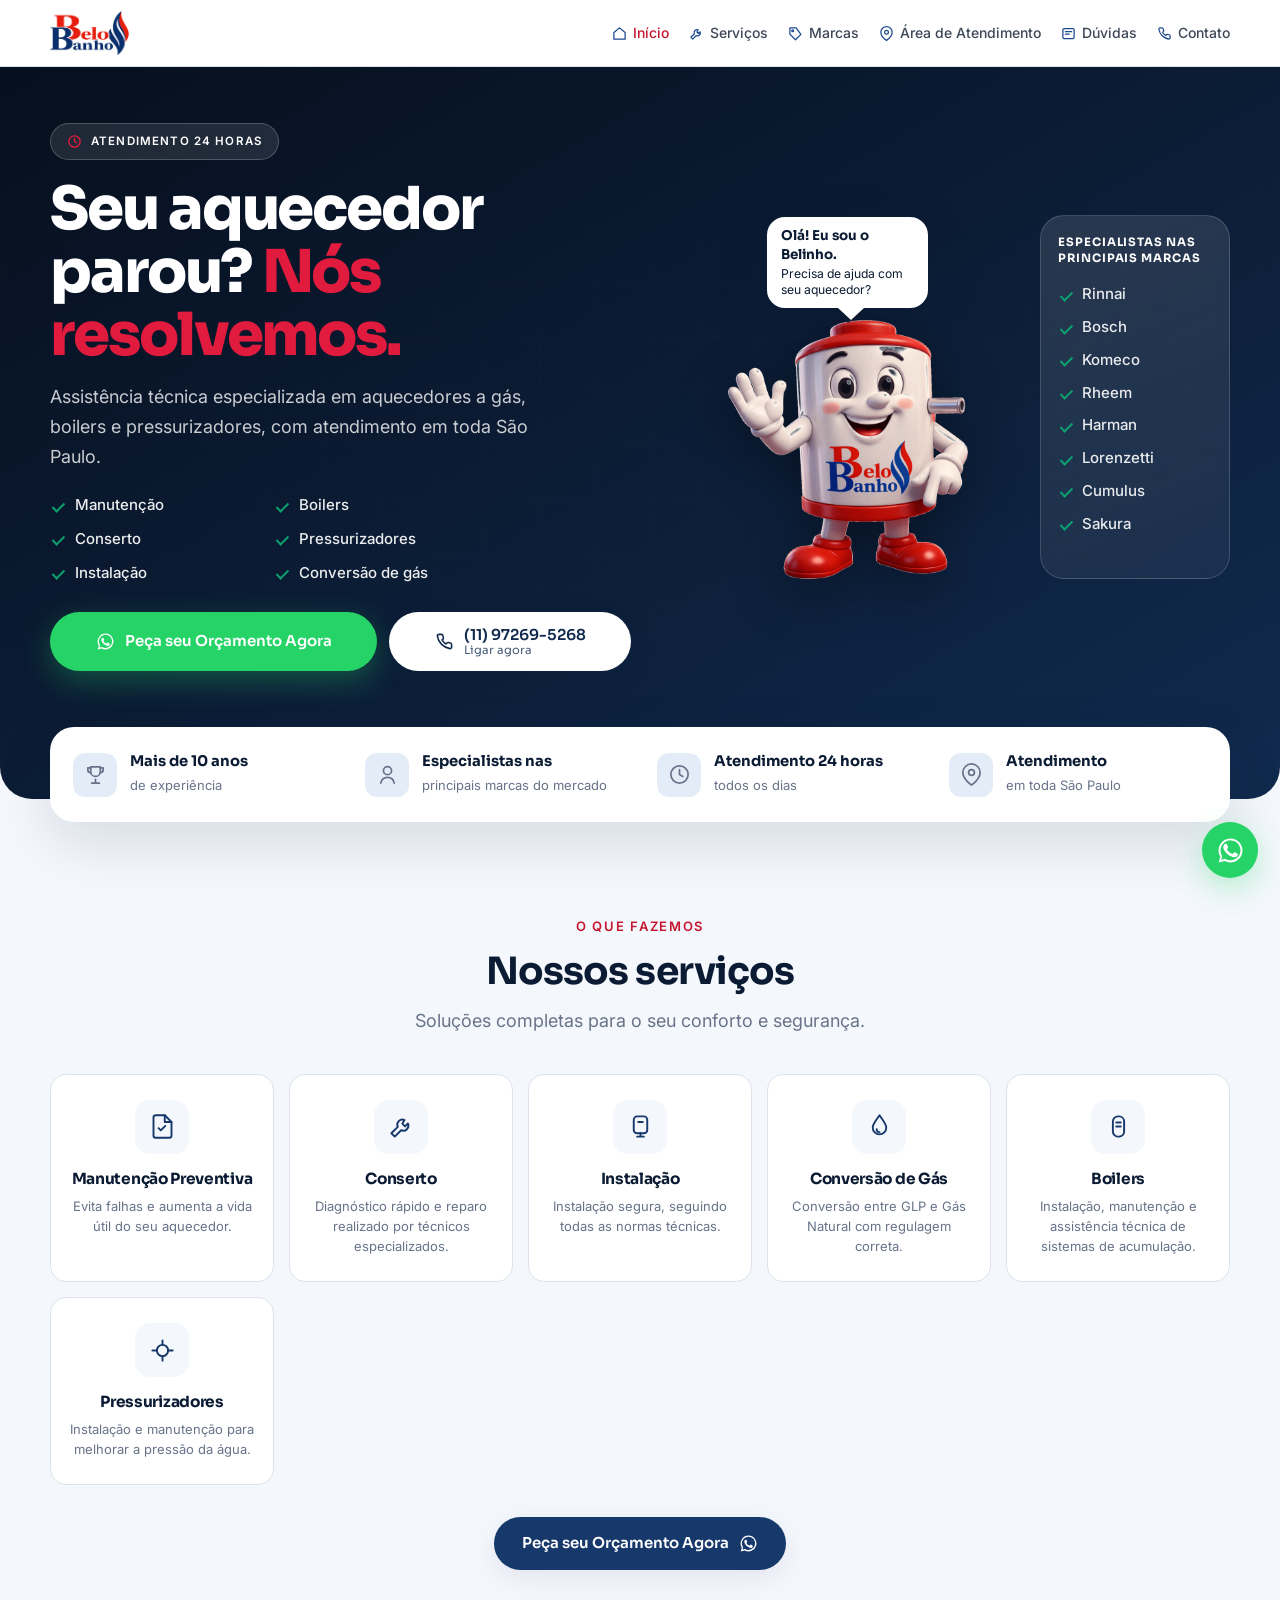
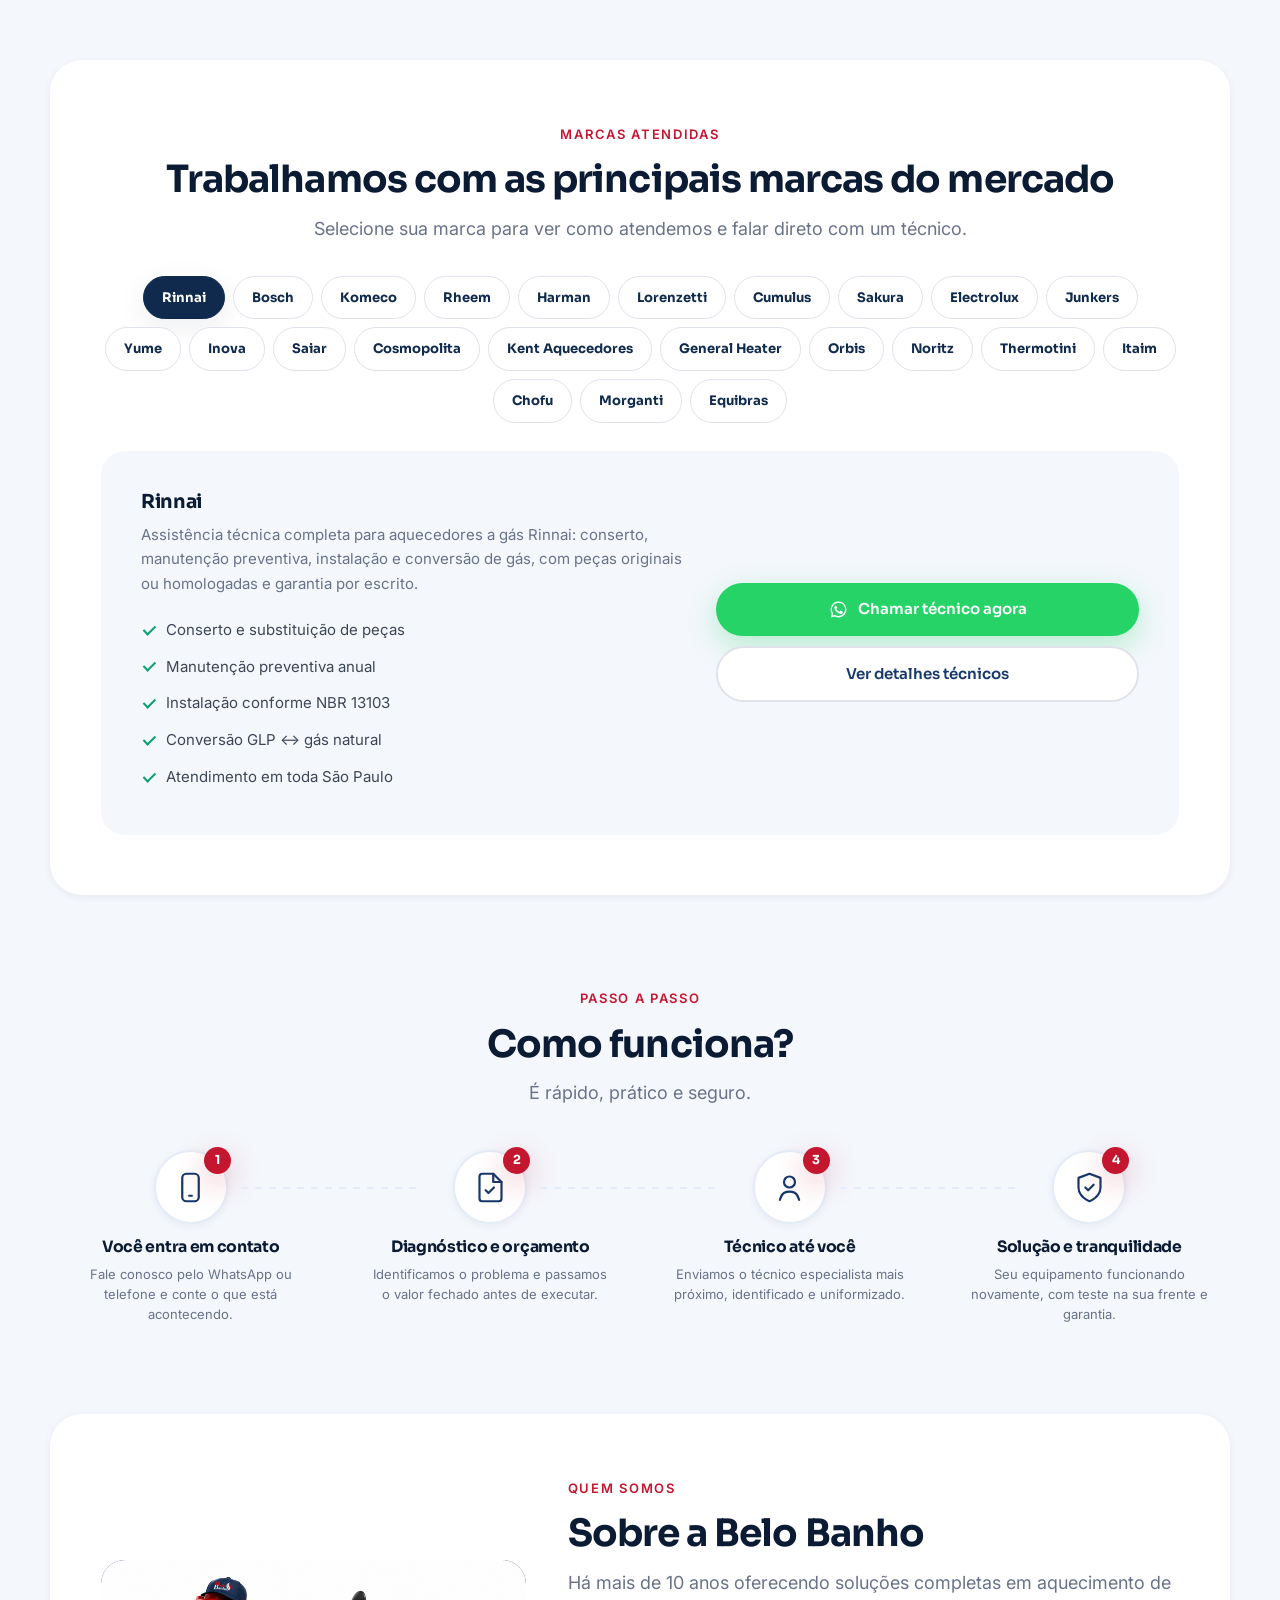
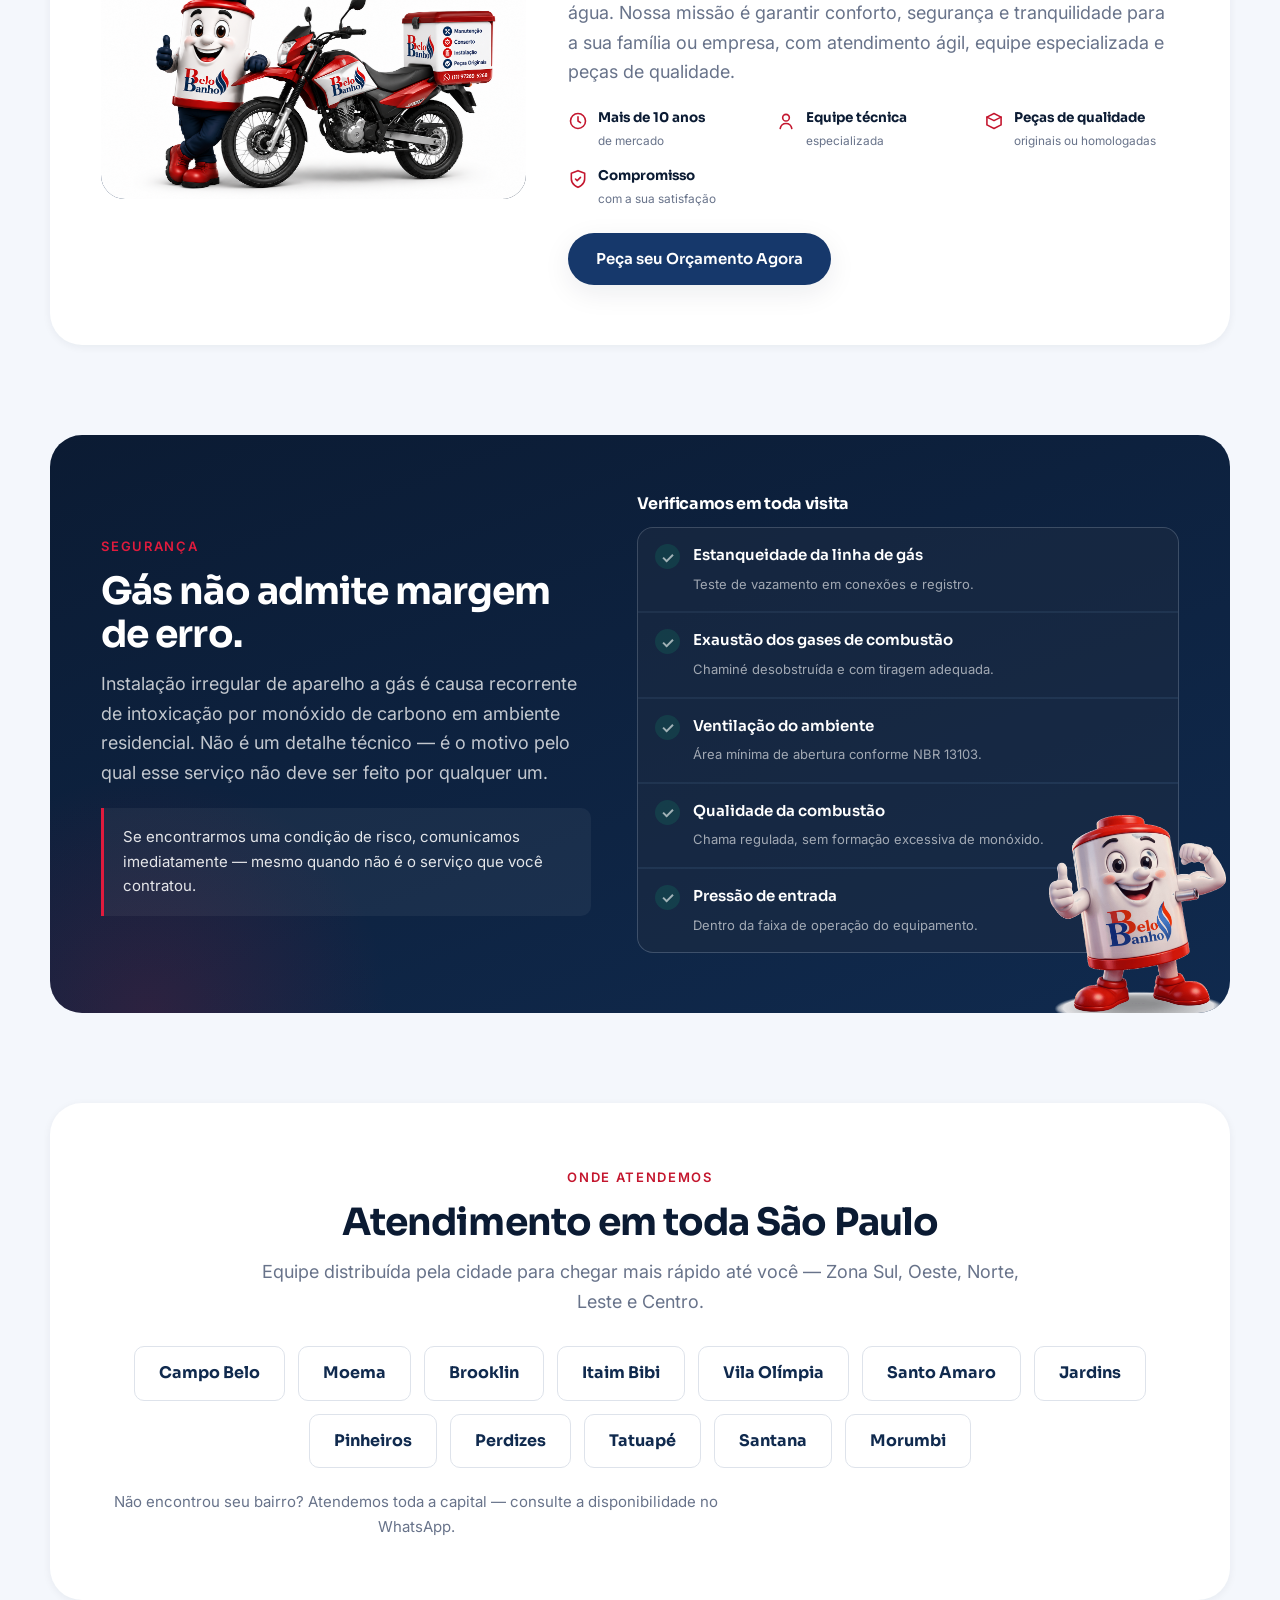
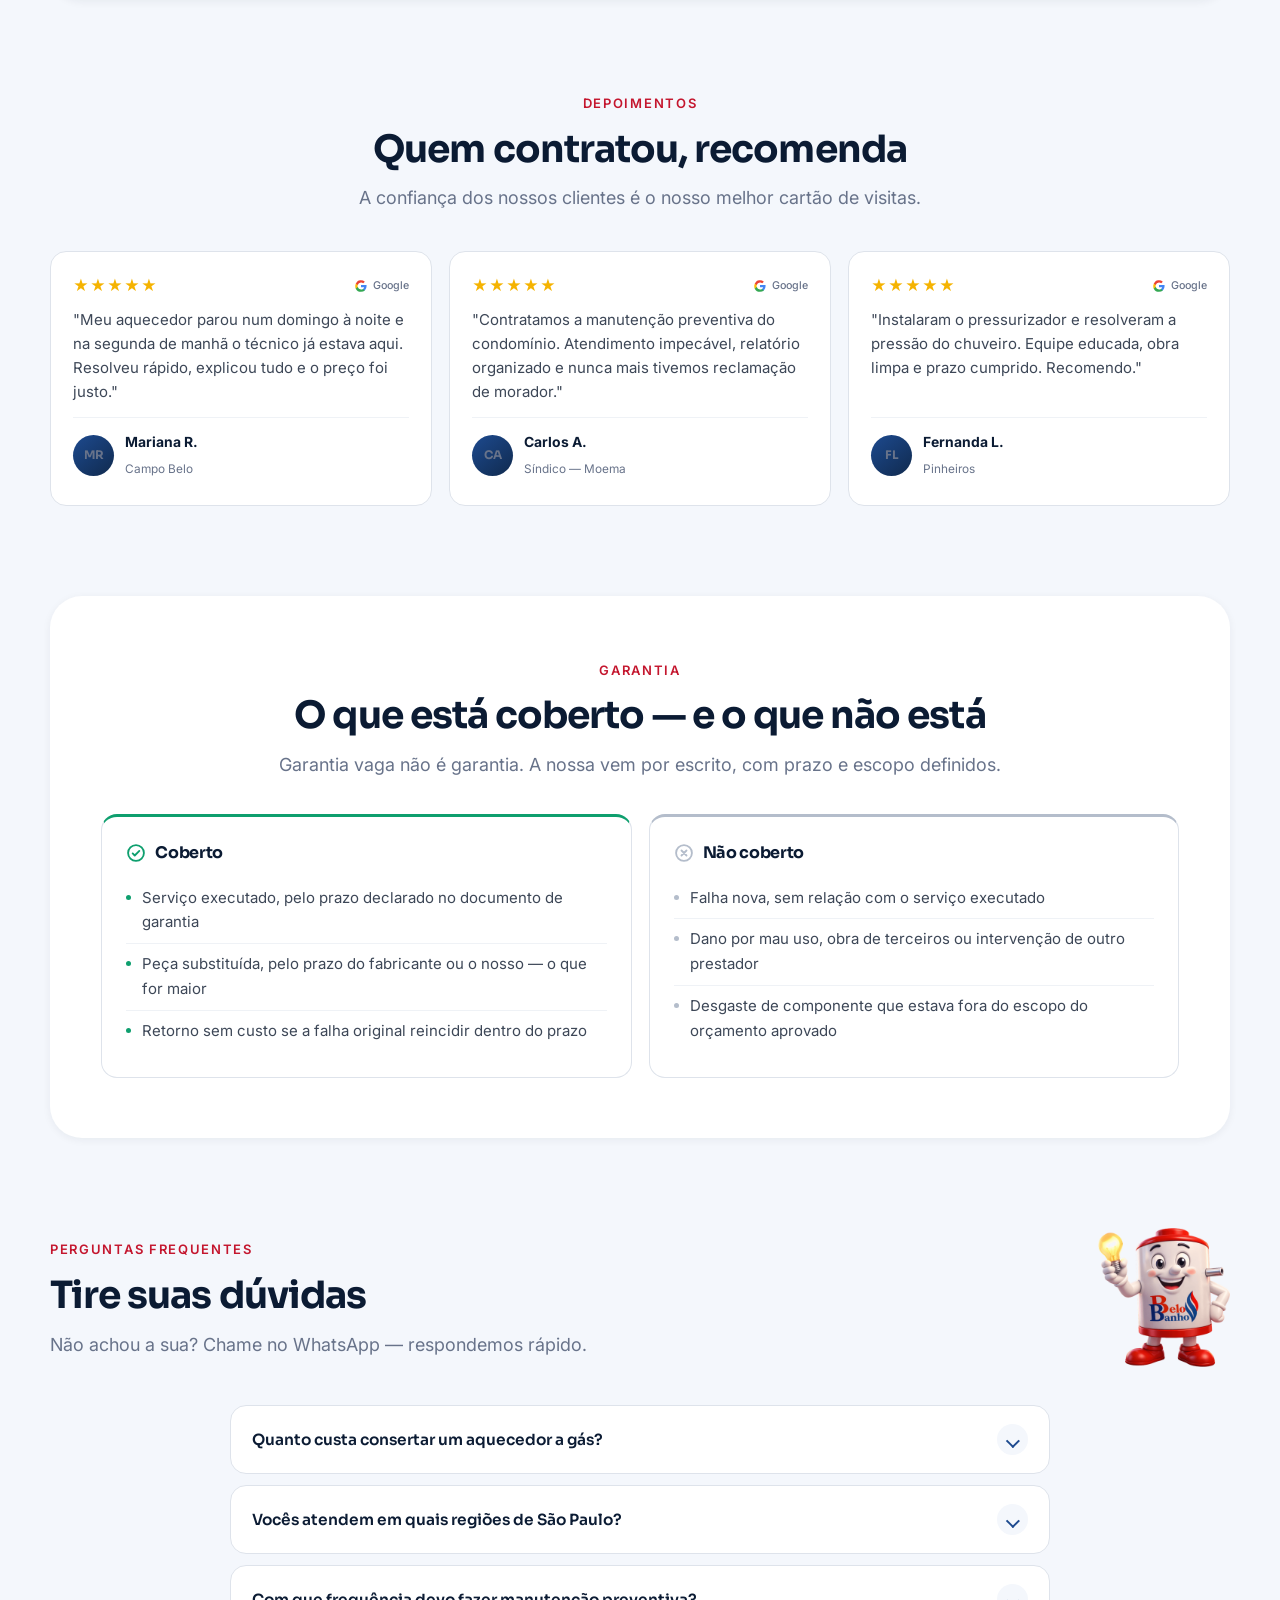
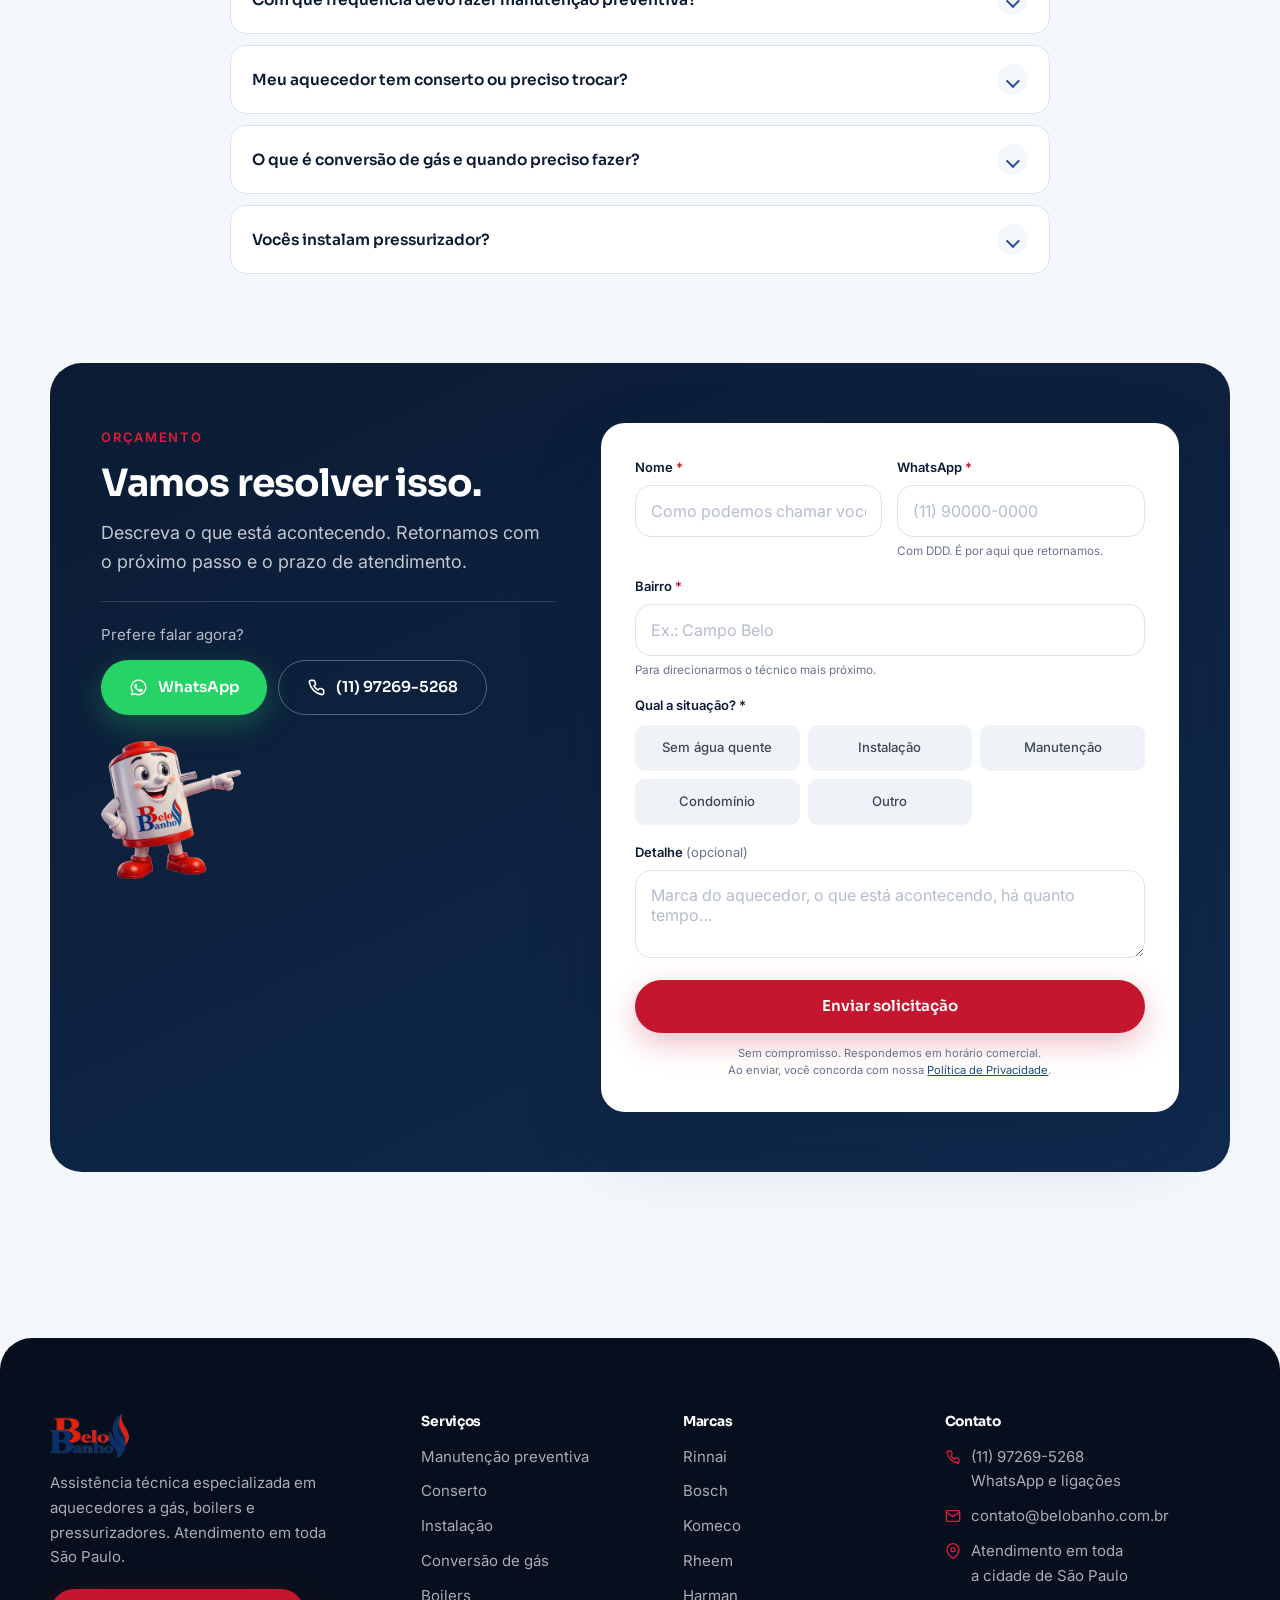
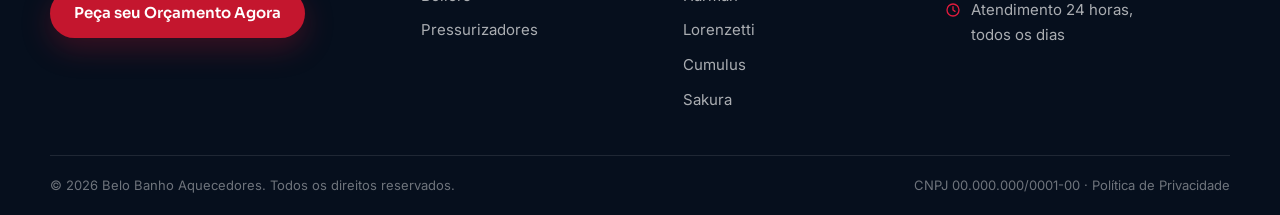
<file: site/index.html>
<!DOCTYPE html>
<html lang="pt-BR">
<head>
<meta charset="UTF-8">
<meta name="viewport" content="width=device-width, initial-scale=1">
<title>Belo Banho Aquecedores | Conserto e Instalação em São Paulo</title>
<meta name="description" content="Assistência técnica em aquecedores a gás, boilers e pressurizadores em toda São Paulo. Técnico identificado, orçamento antes da execução e garantia por escrito.">
<link rel="canonical" href="https://belobanho.com.br/">
<meta name="theme-color" content="#0B1B33">
<meta property="og:type" content="website">
<meta property="og:locale" content="pt_BR">
<meta property="og:site_name" content="Belo Banho Aquecedores">
<meta property="og:title" content="Belo Banho Aquecedores | Conserto e Instalação em São Paulo">
<meta property="og:description" content="Assistência técnica em aquecedores a gás, boilers e pressurizadores em toda São Paulo. Orçamento sem compromisso.">
<meta property="og:url" content="https://belobanho.com.br/">
<meta name="twitter:card" content="summary_large_image">
<link rel="preconnect" href="https://fonts.googleapis.com">
<link rel="preconnect" href="https://fonts.gstatic.com" crossorigin>
<link href="https://fonts.googleapis.com/css2?family=Sora:wght@600;700;800&family=Inter:wght@400;500;600&display=swap" rel="stylesheet">
<link rel="stylesheet" href="assets/style.css">
</head>
<body>
<a class="skip" href="#main">Pular para o conteúdo principal</a>

<header class="hdr" id="hdr">
  <div class="wrap nav">
    <a href="/" class="logo" aria-label="Belo Banho Aquecedores — início">
      <img src="assets/logo.png" alt="Belo Banho Aquecedores" class="logo__img">
    </a>
    <nav class="nav__links" aria-label="Navegação principal">
      <a href="/" aria-current="page"><svg viewBox="0 0 24 24" fill="none" stroke="currentColor" stroke-width="2" stroke-linecap="round" stroke-linejoin="round" aria-hidden="true"><path d="M3 10.5 12 3l9 7.5V21H3z"/></svg>Início</a>
      <a href="#servicos"><svg viewBox="0 0 24 24" fill="none" stroke="currentColor" stroke-width="2" stroke-linecap="round" stroke-linejoin="round" aria-hidden="true"><path d="M14.7 6.3a4.5 4.5 0 0 0-6 6L3 18l3 3 5.7-5.7a4.5 4.5 0 0 0 6-6l-2.6 2.6-2.4-2.4z"/></svg>Serviços</a>
      <a href="#marcas"><svg viewBox="0 0 24 24" fill="none" stroke="currentColor" stroke-width="2" stroke-linecap="round" stroke-linejoin="round" aria-hidden="true"><path d="M20.6 13.4 12 22l-9-9V3h10z"/><circle cx="7.5" cy="7.5" r="1.5"/></svg>Marcas</a>
      <a href="#cobertura"><svg viewBox="0 0 24 24" fill="none" stroke="currentColor" stroke-width="2" stroke-linecap="round" stroke-linejoin="round" aria-hidden="true"><path d="M21 10c0 7-9 13-9 13s-9-6-9-13a9 9 0 0 1 18 0z"/><circle cx="12" cy="10" r="3"/></svg>Área de Atendimento</a>
      <a href="#faq"><svg viewBox="0 0 24 24" fill="none" stroke="currentColor" stroke-width="2" stroke-linecap="round" stroke-linejoin="round" aria-hidden="true"><rect x="3" y="4" width="18" height="16" rx="2"/><path d="M7 9h10M7 13h6"/></svg>Dúvidas</a>
      <a href="#orcamento"><svg viewBox="0 0 24 24" fill="none" stroke="currentColor" stroke-width="2" stroke-linecap="round" stroke-linejoin="round" aria-hidden="true"><path d="M21 16v3a2 2 0 0 1-2.2 2A19 19 0 0 1 3 5.2 2 2 0 0 1 5 3h3a2 2 0 0 1 2 1.7l.6 2.4a2 2 0 0 1-.5 1.9L8.8 10a15 15 0 0 0 5.2 5.2l1-1.3a2 2 0 0 1 1.9-.5l2.4.6A2 2 0 0 1 21 16"/></svg>Contato</a>
    </nav>
    <button class="burger" id="burger" aria-label="Abrir menu de navegação" aria-expanded="false" aria-controls="drawer"><span></span><span></span><span></span></button>
  </div>
</header>

<div class="drawer" id="drawer" role="dialog" aria-modal="true" aria-label="Menu de navegação">
  <button class="drawer__close" id="drawerClose" aria-label="Fechar menu"><svg viewBox="0 0 24 24" fill="none" stroke="currentColor" stroke-width="2" stroke-linecap="round" aria-hidden="true"><path d="M18 6 6 18M6 6l12 12"/></svg></button>
  <a href="#servicos">Serviços</a>
  <a href="#marcas">Marcas</a>
  <a href="#processo">Como funciona</a>
  <a href="#seguranca">Segurança</a>
  <a href="#cobertura">Área de Atendimento</a>
  <a href="#depoimentos">Depoimentos</a>
  <a href="#garantia">Garantia</a>
  <a href="#faq">Dúvidas</a>
  <a href="#orcamento" class="btn btn--primary">Peça seu Orçamento Agora</a>
</div>

<main id="main">

<!-- HERO -->
<section class="hero">
  <div class="wrap hero__grid">
    <div>
      <span class="badge rv"><svg viewBox="0 0 24 24" fill="none" stroke="currentColor" stroke-width="2.2" stroke-linecap="round" stroke-linejoin="round" aria-hidden="true"><circle cx="12" cy="12" r="9"/><path d="M12 7v5l3 2"/></svg> Atendimento 24 horas</span>
      <h1 class="rv">Seu aquecedor parou? <em>Nós resolvemos.</em></h1>
      <p class="hero__lead rv">Assistência técnica especializada em aquecedores a gás, boilers e pressurizadores, com atendimento em toda São Paulo.</p>
      <ul class="hero__list rv">
        <li><i class="ic ic-ck" aria-hidden="true"></i> Manutenção</li>
        <li><i class="ic ic-ck" aria-hidden="true"></i> Boilers</li>
        <li><i class="ic ic-ck" aria-hidden="true"></i> Conserto</li>
        <li><i class="ic ic-ck" aria-hidden="true"></i> Pressurizadores</li>
        <li><i class="ic ic-ck" aria-hidden="true"></i> Instalação</li>
        <li><i class="ic ic-ck" aria-hidden="true"></i> Conversão de gás</li>
      </ul>
      <div class="hero__cta rv">
        <a href="https://wa.me/5511972695268?text=Ol%C3%A1!%20Vim%20pelo%20site%20e%20gostaria%20de%20solicitar%20um%20atendimento." class="btn btn--wa" data-track="wa" data-origin="hero">
          <svg viewBox="0 0 24 24" fill="currentColor" aria-hidden="true"><path d="M12 2a10 10 0 0 0-8.5 15.2L2.2 22l4.9-1.3A10 10 0 1 0 12 2m0 18.1a8.3 8.3 0 0 1-4.2-1.2l-.3-.1-3.1.8.8-3-.2-.3A8.3 8.3 0 1 1 12 20.1m4.6-5.9-1.7-.8q-.35-.15-.55.15l-.8 1q-.25.3-.6.1a6.8 6.8 0 0 1-3.4-3q-.2-.35.05-.6l.7-.8q.2-.25.05-.5l-.9-2.1q-.2-.45-.6-.45h-.5q-.4 0-.75.4a3.2 3.2 0 0 0-.9 2.3 5.6 5.6 0 0 0 1.15 2.9 12 12 0 0 0 5 4.4 3.6 3.6 0 0 0 2.9.35 2.5 2.5 0 0 0 1.5-1.35 1.8 1.8 0 0 0 .1-1.1z"/></svg>
          Peça seu Orçamento Agora
        </a>
        <a href="tel:+5511972695268" class="btn btn--light" data-track="tel" data-origin="hero">
          <svg viewBox="0 0 24 24" fill="none" stroke="currentColor" stroke-width="2" stroke-linecap="round" stroke-linejoin="round" aria-hidden="true"><path d="M21 16v3a2 2 0 0 1-2.2 2A19 19 0 0 1 3 5.2 2 2 0 0 1 5 3h3a2 2 0 0 1 2 1.7l.6 2.4a2 2 0 0 1-.5 1.9L8.8 10a15 15 0 0 0 5.2 5.2l1-1.3a2 2 0 0 1 1.9-.5l2.4.6A2 2 0 0 1 21 16"/></svg>
          <span class="btn__stack">(11) 97269-5268<small>Ligar agora</small></span>
        </a>
      </div>
    </div>

    <div class="hero__right">
      <div class="hero__photo">
        <div class="bubble"><b>Olá! Eu sou o Belinho.</b>Precisa de ajuda com seu aquecedor?</div>
        <!-- SUBSTITUIR pelo <img> da foto real do técnico em atendimento — oculto por ora para o mascote ocupar o espaço sem a moldura -->
        <div class="photo-slot" style="display:none">
          <svg viewBox="0 0 24 24" fill="none" stroke="currentColor" stroke-width="1.4" stroke-linecap="round" stroke-linejoin="round" aria-hidden="true"><rect x="2" y="5" width="20" height="15" rx="2.5"/><circle cx="12" cy="12" r="3.6"/><path d="M8 5l1.6-2h4.8L16 5"/></svg>
          Espaço para foto do técnico<br>em atendimento
        </div>
        <img class="mascot mascot--float" src="assets/mascote/belinho-boas-vindas.png" alt="Belinho, mascote da Belo Banho Aquecedores, acenando" width="700" height="754" loading="eager">
      </div>
      <div class="hero__brands">
        <h2>Especialistas nas principais marcas</h2>
        <ul>
          <li><i class="ic ic-ck" aria-hidden="true"></i><a href="marcas/rinnai">Rinnai</a></li>
          <li><i class="ic ic-ck" aria-hidden="true"></i><a href="marcas/bosch">Bosch</a></li>
          <li><i class="ic ic-ck" aria-hidden="true"></i><a href="marcas/komeco">Komeco</a></li>
          <li><i class="ic ic-ck" aria-hidden="true"></i><a href="marcas/rheem">Rheem</a></li>
          <li><i class="ic ic-ck" aria-hidden="true"></i><a href="marcas/harman">Harman</a></li>
          <li><i class="ic ic-ck" aria-hidden="true"></i><a href="marcas/lorenzetti">Lorenzetti</a></li>
          <li><i class="ic ic-ck" aria-hidden="true"></i><a href="marcas/cumulus">Cumulus</a></li>
          <li><i class="ic ic-ck" aria-hidden="true"></i><a href="marcas/sakura">Sakura</a></li>
        </ul>
      </div>
    </div>
  </div>
</section>

<!-- STATS -->
<div class="wrap stats">
  <div class="stats__in rv">
    <div class="stat"><span class="stat__ic"><svg viewBox="0 0 24 24" fill="none" stroke="currentColor" stroke-width="1.8" stroke-linecap="round" stroke-linejoin="round" aria-hidden="true"><path d="M8 21h8M12 17v4M7 4h10v5a5 5 0 0 1-10 0z"/><path d="M17 5h3v2a3 3 0 0 1-3 3M7 5H4v2a3 3 0 0 0 3 3"/></svg></span><div><b>Mais de 10 anos</b><span>de experiência</span></div></div>
    <div class="stat"><span class="stat__ic"><svg viewBox="0 0 24 24" fill="none" stroke="currentColor" stroke-width="1.8" stroke-linecap="round" stroke-linejoin="round" aria-hidden="true"><circle cx="12" cy="8" r="4.2"/><path d="M5 21c.8-3.9 3.6-6 7-6s6.2 2.1 7 6"/></svg></span><div><b>Especialistas nas</b><span>principais marcas do mercado</span></div></div>
    <div class="stat"><span class="stat__ic"><svg viewBox="0 0 24 24" fill="none" stroke="currentColor" stroke-width="1.8" stroke-linecap="round" stroke-linejoin="round" aria-hidden="true"><circle cx="12" cy="12" r="9"/><path d="M12 7v5l3.5 2"/></svg></span><div><b>Atendimento 24 horas</b><span>todos os dias</span></div></div>
    <div class="stat"><span class="stat__ic"><svg viewBox="0 0 24 24" fill="none" stroke="currentColor" stroke-width="1.8" stroke-linecap="round" stroke-linejoin="round" aria-hidden="true"><path d="M21 10c0 7-9 13-9 13s-9-6-9-13a9 9 0 0 1 18 0z"/><circle cx="12" cy="10" r="3"/></svg></span><div><b>Atendimento</b><span>em toda São Paulo</span></div></div>
  </div>
</div>

<!-- SERVIÇOS -->
<section class="sect" id="servicos">
  <div class="wrap">
    <div class="mid rv">
      <span class="eyebrow">O que fazemos</span>
      <h2 class="h2">Nossos serviços</h2>
      <p class="lead">Soluções completas para o seu conforto e segurança.</p>
    </div>
    <div class="svc">
      <article class="svc__card rv"><span class="svc__ic"><svg viewBox="0 0 24 24" fill="none" stroke="currentColor" stroke-width="1.7" stroke-linecap="round" stroke-linejoin="round" aria-hidden="true"><path d="M14 2H6a2 2 0 0 0-2 2v16a2 2 0 0 0 2 2h12a2 2 0 0 0 2-2V8z"/><path d="M14 2v6h6M8.5 13.5l2 2 4-4"/></svg></span><h3>Manutenção Preventiva</h3><p>Evita falhas e aumenta a vida útil do seu aquecedor.</p></article>
      <article class="svc__card rv"><span class="svc__ic"><svg viewBox="0 0 24 24" fill="none" stroke="currentColor" stroke-width="1.7" stroke-linecap="round" stroke-linejoin="round" aria-hidden="true"><path d="M14.7 6.3a4.5 4.5 0 0 0-6 6L3 18l3 3 5.7-5.7a4.5 4.5 0 0 0 6-6l-2.6 2.6-2.4-2.4z"/></svg></span><h3>Conserto</h3><p>Diagnóstico rápido e reparo realizado por técnicos especializados.</p></article>
      <article class="svc__card rv"><span class="svc__ic"><svg viewBox="0 0 24 24" fill="none" stroke="currentColor" stroke-width="1.7" stroke-linecap="round" stroke-linejoin="round" aria-hidden="true"><rect x="6" y="3" width="12" height="15" rx="3"/><path d="M12 18v3M9 21h6M10 8h4"/></svg></span><h3>Instalação</h3><p>Instalação segura, seguindo todas as normas técnicas.</p></article>
      <article class="svc__card rv"><span class="svc__ic"><svg viewBox="0 0 24 24" fill="none" stroke="currentColor" stroke-width="1.7" stroke-linecap="round" stroke-linejoin="round" aria-hidden="true"><path d="M12 2c3 4.5 6 7.5 6 11a6 6 0 0 1-12 0c0-3.5 3-6.5 6-11z"/><path d="M9.5 14.5A2.5 2.5 0 0 0 12 17"/></svg></span><h3>Conversão de Gás</h3><p>Conversão entre GLP e Gás Natural com regulagem correta.</p></article>
      <article class="svc__card rv"><span class="svc__ic"><svg viewBox="0 0 24 24" fill="none" stroke="currentColor" stroke-width="1.7" stroke-linecap="round" stroke-linejoin="round" aria-hidden="true"><rect x="7" y="3" width="10" height="18" rx="4.5"/><path d="M10 8.5h4M10 12h4"/></svg></span><h3>Boilers</h3><p>Instalação, manutenção e assistência técnica de sistemas de acumulação.</p></article>
      <article class="svc__card rv"><span class="svc__ic"><svg viewBox="0 0 24 24" fill="none" stroke="currentColor" stroke-width="1.7" stroke-linecap="round" stroke-linejoin="round" aria-hidden="true"><circle cx="12" cy="12" r="5"/><path d="M12 7V3M17 12h4M12 17v4M7 12H3"/></svg></span><h3>Pressurizadores</h3><p>Instalação e manutenção para melhorar a pressão da água.</p></article>
    </div>
    <div class="mid" style="margin-top:32px"><a href="#orcamento" class="btn btn--blue rv">Peça seu Orçamento Agora <svg viewBox="0 0 24 24" fill="currentColor" aria-hidden="true"><path d="M12 2a10 10 0 0 0-8.5 15.2L2.2 22l4.9-1.3A10 10 0 1 0 12 2m0 18.1a8.3 8.3 0 0 1-4.2-1.2l-.3-.1-3.1.8.8-3-.2-.3A8.3 8.3 0 1 1 12 20.1m4.6-5.9-1.7-.8q-.35-.15-.55.15l-.8 1q-.25.3-.6.1a6.8 6.8 0 0 1-3.4-3q-.2-.35.05-.6l.7-.8q.2-.25.05-.5l-.9-2.1q-.2-.45-.6-.45h-.5q-.4 0-.75.4a3.2 3.2 0 0 0-.9 2.3 5.6 5.6 0 0 0 1.15 2.9 12 12 0 0 0 5 4.4 3.6 3.6 0 0 0 2.9.35 2.5 2.5 0 0 0 1.5-1.35 1.8 1.8 0 0 0 .1-1.1z"/></svg></a></div>
  </div>
</section>

<!-- MARCAS -->
<section class="sect" id="marcas" style="padding-top:0">
  <div class="wrap panel-white">
    <div class="mid rv">
      <span class="eyebrow">Marcas atendidas</span>
      <h2 class="h2">Trabalhamos com as principais marcas do mercado</h2>
      <p class="lead">Selecione sua marca para ver como atendemos e falar direto com um técnico.</p>
    </div>

    <div class="brandtabs rv">
      <div class="brandtabs__list" role="tablist" aria-label="Marcas de aquecedor atendidas">
        <button class="brandtabs__tab is-active" type="button" role="tab" id="bt-rinnai-tab" aria-selected="true" aria-controls="bt-rinnai" tabindex="0">Rinnai</button>
        <button class="brandtabs__tab" type="button" role="tab" id="bt-bosch-tab" aria-selected="false" aria-controls="bt-bosch" tabindex="-1">Bosch</button>
        <button class="brandtabs__tab" type="button" role="tab" id="bt-komeco-tab" aria-selected="false" aria-controls="bt-komeco" tabindex="-1">Komeco</button>
        <button class="brandtabs__tab" type="button" role="tab" id="bt-rheem-tab" aria-selected="false" aria-controls="bt-rheem" tabindex="-1">Rheem</button>
        <button class="brandtabs__tab" type="button" role="tab" id="bt-harman-tab" aria-selected="false" aria-controls="bt-harman" tabindex="-1">Harman</button>
        <button class="brandtabs__tab" type="button" role="tab" id="bt-lorenzetti-tab" aria-selected="false" aria-controls="bt-lorenzetti" tabindex="-1">Lorenzetti</button>
        <button class="brandtabs__tab" type="button" role="tab" id="bt-cumulus-tab" aria-selected="false" aria-controls="bt-cumulus" tabindex="-1">Cumulus</button>
        <button class="brandtabs__tab" type="button" role="tab" id="bt-sakura-tab" aria-selected="false" aria-controls="bt-sakura" tabindex="-1">Sakura</button>
        <button class="brandtabs__tab" type="button" role="tab" id="bt-electrolux-tab" aria-selected="false" aria-controls="bt-electrolux" tabindex="-1">Electrolux</button>
        <button class="brandtabs__tab" type="button" role="tab" id="bt-junkers-tab" aria-selected="false" aria-controls="bt-junkers" tabindex="-1">Junkers</button>
        <button class="brandtabs__tab" type="button" role="tab" id="bt-yume-tab" aria-selected="false" aria-controls="bt-yume" tabindex="-1">Yume</button>
        <button class="brandtabs__tab" type="button" role="tab" id="bt-inova-tab" aria-selected="false" aria-controls="bt-inova" tabindex="-1">Inova</button>
        <button class="brandtabs__tab" type="button" role="tab" id="bt-saiar-tab" aria-selected="false" aria-controls="bt-saiar" tabindex="-1">Saiar</button>
        <button class="brandtabs__tab" type="button" role="tab" id="bt-cosmopolita-tab" aria-selected="false" aria-controls="bt-cosmopolita" tabindex="-1">Cosmopolita</button>
        <button class="brandtabs__tab" type="button" role="tab" id="bt-kent-tab" aria-selected="false" aria-controls="bt-kent" tabindex="-1">Kent Aquecedores</button>
        <button class="brandtabs__tab" type="button" role="tab" id="bt-general-heater-tab" aria-selected="false" aria-controls="bt-general-heater" tabindex="-1">General Heater</button>
        <button class="brandtabs__tab" type="button" role="tab" id="bt-orbis-tab" aria-selected="false" aria-controls="bt-orbis" tabindex="-1">Orbis</button>
        <button class="brandtabs__tab" type="button" role="tab" id="bt-noritz-tab" aria-selected="false" aria-controls="bt-noritz" tabindex="-1">Noritz</button>
        <button class="brandtabs__tab" type="button" role="tab" id="bt-thermotini-tab" aria-selected="false" aria-controls="bt-thermotini" tabindex="-1">Thermotini</button>
        <button class="brandtabs__tab" type="button" role="tab" id="bt-itaim-tab" aria-selected="false" aria-controls="bt-itaim" tabindex="-1">Itaim</button>
        <button class="brandtabs__tab" type="button" role="tab" id="bt-chofu-tab" aria-selected="false" aria-controls="bt-chofu" tabindex="-1">Chofu</button>
        <button class="brandtabs__tab" type="button" role="tab" id="bt-morganti-tab" aria-selected="false" aria-controls="bt-morganti" tabindex="-1">Morganti</button>
        <button class="brandtabs__tab" type="button" role="tab" id="bt-equibras-tab" aria-selected="false" aria-controls="bt-equibras" tabindex="-1">Equibras</button>
      </div>

      <div class="brandtabs__panels">
        <div class="brandtabs__panel" id="bt-rinnai" role="tabpanel" aria-labelledby="bt-rinnai-tab">
          <div class="brandtabs__panel-in">
            <div>
              <h3>Rinnai</h3>
              <p>Assistência técnica completa para aquecedores a gás Rinnai: conserto, manutenção preventiva, instalação e conversão de gás, com peças originais ou homologadas e garantia por escrito.</p>
              <ul>
                <li><i class="ic ic-ck" aria-hidden="true"></i><span>Conserto e substituição de peças</span></li>
                <li><i class="ic ic-ck" aria-hidden="true"></i><span>Manutenção preventiva anual</span></li>
                <li><i class="ic ic-ck" aria-hidden="true"></i><span>Instalação conforme NBR 13103</span></li>
                <li><i class="ic ic-ck" aria-hidden="true"></i><span>Conversão GLP ↔ gás natural</span></li>
                <li><i class="ic ic-ck" aria-hidden="true"></i><span>Atendimento em toda São Paulo</span></li>
              </ul>
            </div>
            <div class="brandtabs__actions">
              <a href="https://wa.me/5511972695268?text=Ol%C3%A1!%20Preciso%20de%20assist%C3%AAncia%20para%20meu%20aquecedor%20Rinnai." class="btn btn--wa" data-track="wa" data-origin="tab_rinnai"><svg viewBox="0 0 24 24" fill="currentColor" aria-hidden="true"><path d="M12 2a10 10 0 0 0-8.5 15.2L2.2 22l4.9-1.3A10 10 0 1 0 12 2m0 18.1a8.3 8.3 0 0 1-4.2-1.2l-.3-.1-3.1.8.8-3-.2-.3A8.3 8.3 0 1 1 12 20.1m4.6-5.9-1.7-.8q-.35-.15-.55.15l-.8 1q-.25.3-.6.1a6.8 6.8 0 0 1-3.4-3q-.2-.35.05-.6l.7-.8q.2-.25.05-.5l-.9-2.1q-.2-.45-.6-.45h-.5q-.4 0-.75.4a3.2 3.2 0 0 0-.9 2.3 5.6 5.6 0 0 0 1.15 2.9 12 12 0 0 0 5 4.4 3.6 3.6 0 0 0 2.9.35 2.5 2.5 0 0 0 1.5-1.35 1.8 1.8 0 0 0 .1-1.1z"/></svg> Chamar técnico agora</a>
              <a href="marcas/rinnai" class="btn btn--outline">Ver detalhes técnicos</a>
            </div>
          </div>
        </div>
        <div class="brandtabs__panel" id="bt-bosch" role="tabpanel" aria-labelledby="bt-bosch-tab" hidden>
          <div class="brandtabs__panel-in">
            <div>
              <h3>Bosch</h3>
              <p>Assistência técnica completa para aquecedores a gás Bosch: conserto, manutenção preventiva, instalação e conversão de gás, com peças originais ou homologadas e garantia por escrito.</p>
              <ul>
                <li><i class="ic ic-ck" aria-hidden="true"></i><span>Conserto e substituição de peças</span></li>
                <li><i class="ic ic-ck" aria-hidden="true"></i><span>Manutenção preventiva anual</span></li>
                <li><i class="ic ic-ck" aria-hidden="true"></i><span>Instalação conforme NBR 13103</span></li>
                <li><i class="ic ic-ck" aria-hidden="true"></i><span>Conversão GLP ↔ gás natural</span></li>
                <li><i class="ic ic-ck" aria-hidden="true"></i><span>Atendimento em toda São Paulo</span></li>
              </ul>
            </div>
            <div class="brandtabs__actions">
              <a href="https://wa.me/5511972695268?text=Ol%C3%A1!%20Preciso%20de%20assist%C3%AAncia%20para%20meu%20aquecedor%20Bosch." class="btn btn--wa" data-track="wa" data-origin="tab_bosch"><svg viewBox="0 0 24 24" fill="currentColor" aria-hidden="true"><path d="M12 2a10 10 0 0 0-8.5 15.2L2.2 22l4.9-1.3A10 10 0 1 0 12 2m0 18.1a8.3 8.3 0 0 1-4.2-1.2l-.3-.1-3.1.8.8-3-.2-.3A8.3 8.3 0 1 1 12 20.1m4.6-5.9-1.7-.8q-.35-.15-.55.15l-.8 1q-.25.3-.6.1a6.8 6.8 0 0 1-3.4-3q-.2-.35.05-.6l.7-.8q.2-.25.05-.5l-.9-2.1q-.2-.45-.6-.45h-.5q-.4 0-.75.4a3.2 3.2 0 0 0-.9 2.3 5.6 5.6 0 0 0 1.15 2.9 12 12 0 0 0 5 4.4 3.6 3.6 0 0 0 2.9.35 2.5 2.5 0 0 0 1.5-1.35 1.8 1.8 0 0 0 .1-1.1z"/></svg> Chamar técnico agora</a>
              <a href="marcas/bosch" class="btn btn--outline">Ver detalhes técnicos</a>
            </div>
          </div>
        </div>
        <div class="brandtabs__panel" id="bt-komeco" role="tabpanel" aria-labelledby="bt-komeco-tab" hidden>
          <div class="brandtabs__panel-in">
            <div>
              <h3>Komeco</h3>
              <p>Assistência técnica completa para aquecedores a gás Komeco: conserto, manutenção preventiva, instalação e conversão de gás, com peças originais ou homologadas e garantia por escrito.</p>
              <ul>
                <li><i class="ic ic-ck" aria-hidden="true"></i><span>Conserto e substituição de peças</span></li>
                <li><i class="ic ic-ck" aria-hidden="true"></i><span>Manutenção preventiva anual</span></li>
                <li><i class="ic ic-ck" aria-hidden="true"></i><span>Instalação conforme NBR 13103</span></li>
                <li><i class="ic ic-ck" aria-hidden="true"></i><span>Conversão GLP ↔ gás natural</span></li>
                <li><i class="ic ic-ck" aria-hidden="true"></i><span>Atendimento em toda São Paulo</span></li>
              </ul>
            </div>
            <div class="brandtabs__actions">
              <a href="https://wa.me/5511972695268?text=Ol%C3%A1!%20Preciso%20de%20assist%C3%AAncia%20para%20meu%20aquecedor%20Komeco." class="btn btn--wa" data-track="wa" data-origin="tab_komeco"><svg viewBox="0 0 24 24" fill="currentColor" aria-hidden="true"><path d="M12 2a10 10 0 0 0-8.5 15.2L2.2 22l4.9-1.3A10 10 0 1 0 12 2m0 18.1a8.3 8.3 0 0 1-4.2-1.2l-.3-.1-3.1.8.8-3-.2-.3A8.3 8.3 0 1 1 12 20.1m4.6-5.9-1.7-.8q-.35-.15-.55.15l-.8 1q-.25.3-.6.1a6.8 6.8 0 0 1-3.4-3q-.2-.35.05-.6l.7-.8q.2-.25.05-.5l-.9-2.1q-.2-.45-.6-.45h-.5q-.4 0-.75.4a3.2 3.2 0 0 0-.9 2.3 5.6 5.6 0 0 0 1.15 2.9 12 12 0 0 0 5 4.4 3.6 3.6 0 0 0 2.9.35 2.5 2.5 0 0 0 1.5-1.35 1.8 1.8 0 0 0 .1-1.1z"/></svg> Chamar técnico agora</a>
              <a href="marcas/komeco" class="btn btn--outline">Ver detalhes técnicos</a>
            </div>
          </div>
        </div>
        <div class="brandtabs__panel" id="bt-rheem" role="tabpanel" aria-labelledby="bt-rheem-tab" hidden>
          <div class="brandtabs__panel-in">
            <div>
              <h3>Rheem</h3>
              <p>Assistência técnica completa para aquecedores a gás Rheem: conserto, manutenção preventiva, instalação e conversão de gás, com peças originais ou homologadas e garantia por escrito.</p>
              <ul>
                <li><i class="ic ic-ck" aria-hidden="true"></i><span>Conserto e substituição de peças</span></li>
                <li><i class="ic ic-ck" aria-hidden="true"></i><span>Manutenção preventiva anual</span></li>
                <li><i class="ic ic-ck" aria-hidden="true"></i><span>Instalação conforme NBR 13103</span></li>
                <li><i class="ic ic-ck" aria-hidden="true"></i><span>Conversão GLP ↔ gás natural</span></li>
                <li><i class="ic ic-ck" aria-hidden="true"></i><span>Atendimento em toda São Paulo</span></li>
              </ul>
            </div>
            <div class="brandtabs__actions">
              <a href="https://wa.me/5511972695268?text=Ol%C3%A1!%20Preciso%20de%20assist%C3%AAncia%20para%20meu%20aquecedor%20Rheem." class="btn btn--wa" data-track="wa" data-origin="tab_rheem"><svg viewBox="0 0 24 24" fill="currentColor" aria-hidden="true"><path d="M12 2a10 10 0 0 0-8.5 15.2L2.2 22l4.9-1.3A10 10 0 1 0 12 2m0 18.1a8.3 8.3 0 0 1-4.2-1.2l-.3-.1-3.1.8.8-3-.2-.3A8.3 8.3 0 1 1 12 20.1m4.6-5.9-1.7-.8q-.35-.15-.55.15l-.8 1q-.25.3-.6.1a6.8 6.8 0 0 1-3.4-3q-.2-.35.05-.6l.7-.8q.2-.25.05-.5l-.9-2.1q-.2-.45-.6-.45h-.5q-.4 0-.75.4a3.2 3.2 0 0 0-.9 2.3 5.6 5.6 0 0 0 1.15 2.9 12 12 0 0 0 5 4.4 3.6 3.6 0 0 0 2.9.35 2.5 2.5 0 0 0 1.5-1.35 1.8 1.8 0 0 0 .1-1.1z"/></svg> Chamar técnico agora</a>
              <a href="marcas/rheem" class="btn btn--outline">Ver detalhes técnicos</a>
            </div>
          </div>
        </div>
        <div class="brandtabs__panel" id="bt-harman" role="tabpanel" aria-labelledby="bt-harman-tab" hidden>
          <div class="brandtabs__panel-in">
            <div>
              <h3>Harman</h3>
              <p>Assistência técnica completa para aquecedores a gás Harman: conserto, manutenção preventiva, instalação e conversão de gás, com peças originais ou homologadas e garantia por escrito.</p>
              <ul>
                <li><i class="ic ic-ck" aria-hidden="true"></i><span>Conserto e substituição de peças</span></li>
                <li><i class="ic ic-ck" aria-hidden="true"></i><span>Manutenção preventiva anual</span></li>
                <li><i class="ic ic-ck" aria-hidden="true"></i><span>Instalação conforme NBR 13103</span></li>
                <li><i class="ic ic-ck" aria-hidden="true"></i><span>Conversão GLP ↔ gás natural</span></li>
                <li><i class="ic ic-ck" aria-hidden="true"></i><span>Atendimento em toda São Paulo</span></li>
              </ul>
            </div>
            <div class="brandtabs__actions">
              <a href="https://wa.me/5511972695268?text=Ol%C3%A1!%20Preciso%20de%20assist%C3%AAncia%20para%20meu%20aquecedor%20Harman." class="btn btn--wa" data-track="wa" data-origin="tab_harman"><svg viewBox="0 0 24 24" fill="currentColor" aria-hidden="true"><path d="M12 2a10 10 0 0 0-8.5 15.2L2.2 22l4.9-1.3A10 10 0 1 0 12 2m0 18.1a8.3 8.3 0 0 1-4.2-1.2l-.3-.1-3.1.8.8-3-.2-.3A8.3 8.3 0 1 1 12 20.1m4.6-5.9-1.7-.8q-.35-.15-.55.15l-.8 1q-.25.3-.6.1a6.8 6.8 0 0 1-3.4-3q-.2-.35.05-.6l.7-.8q.2-.25.05-.5l-.9-2.1q-.2-.45-.6-.45h-.5q-.4 0-.75.4a3.2 3.2 0 0 0-.9 2.3 5.6 5.6 0 0 0 1.15 2.9 12 12 0 0 0 5 4.4 3.6 3.6 0 0 0 2.9.35 2.5 2.5 0 0 0 1.5-1.35 1.8 1.8 0 0 0 .1-1.1z"/></svg> Chamar técnico agora</a>
              <a href="marcas/harman" class="btn btn--outline">Ver detalhes técnicos</a>
            </div>
          </div>
        </div>
        <div class="brandtabs__panel" id="bt-lorenzetti" role="tabpanel" aria-labelledby="bt-lorenzetti-tab" hidden>
          <div class="brandtabs__panel-in">
            <div>
              <h3>Lorenzetti</h3>
              <p>Assistência técnica completa para aquecedores a gás Lorenzetti: conserto, manutenção preventiva, instalação e conversão de gás, com peças originais ou homologadas e garantia por escrito.</p>
              <ul>
                <li><i class="ic ic-ck" aria-hidden="true"></i><span>Conserto e substituição de peças</span></li>
                <li><i class="ic ic-ck" aria-hidden="true"></i><span>Manutenção preventiva anual</span></li>
                <li><i class="ic ic-ck" aria-hidden="true"></i><span>Instalação conforme NBR 13103</span></li>
                <li><i class="ic ic-ck" aria-hidden="true"></i><span>Conversão GLP ↔ gás natural</span></li>
                <li><i class="ic ic-ck" aria-hidden="true"></i><span>Atendimento em toda São Paulo</span></li>
              </ul>
            </div>
            <div class="brandtabs__actions">
              <a href="https://wa.me/5511972695268?text=Ol%C3%A1!%20Preciso%20de%20assist%C3%AAncia%20para%20meu%20aquecedor%20Lorenzetti." class="btn btn--wa" data-track="wa" data-origin="tab_lorenzetti"><svg viewBox="0 0 24 24" fill="currentColor" aria-hidden="true"><path d="M12 2a10 10 0 0 0-8.5 15.2L2.2 22l4.9-1.3A10 10 0 1 0 12 2m0 18.1a8.3 8.3 0 0 1-4.2-1.2l-.3-.1-3.1.8.8-3-.2-.3A8.3 8.3 0 1 1 12 20.1m4.6-5.9-1.7-.8q-.35-.15-.55.15l-.8 1q-.25.3-.6.1a6.8 6.8 0 0 1-3.4-3q-.2-.35.05-.6l.7-.8q.2-.25.05-.5l-.9-2.1q-.2-.45-.6-.45h-.5q-.4 0-.75.4a3.2 3.2 0 0 0-.9 2.3 5.6 5.6 0 0 0 1.15 2.9 12 12 0 0 0 5 4.4 3.6 3.6 0 0 0 2.9.35 2.5 2.5 0 0 0 1.5-1.35 1.8 1.8 0 0 0 .1-1.1z"/></svg> Chamar técnico agora</a>
              <a href="marcas/lorenzetti" class="btn btn--outline">Ver detalhes técnicos</a>
            </div>
          </div>
        </div>
        <div class="brandtabs__panel" id="bt-cumulus" role="tabpanel" aria-labelledby="bt-cumulus-tab" hidden>
          <div class="brandtabs__panel-in">
            <div>
              <h3>Cumulus</h3>
              <p>Assistência técnica completa para aquecedores a gás Cumulus: conserto, manutenção preventiva, instalação e conversão de gás, com peças originais ou homologadas e garantia por escrito.</p>
              <ul>
                <li><i class="ic ic-ck" aria-hidden="true"></i><span>Conserto e substituição de peças</span></li>
                <li><i class="ic ic-ck" aria-hidden="true"></i><span>Manutenção preventiva anual</span></li>
                <li><i class="ic ic-ck" aria-hidden="true"></i><span>Instalação conforme NBR 13103</span></li>
                <li><i class="ic ic-ck" aria-hidden="true"></i><span>Conversão GLP ↔ gás natural</span></li>
                <li><i class="ic ic-ck" aria-hidden="true"></i><span>Atendimento em toda São Paulo</span></li>
              </ul>
            </div>
            <div class="brandtabs__actions">
              <a href="https://wa.me/5511972695268?text=Ol%C3%A1!%20Preciso%20de%20assist%C3%AAncia%20para%20meu%20aquecedor%20Cumulus." class="btn btn--wa" data-track="wa" data-origin="tab_cumulus"><svg viewBox="0 0 24 24" fill="currentColor" aria-hidden="true"><path d="M12 2a10 10 0 0 0-8.5 15.2L2.2 22l4.9-1.3A10 10 0 1 0 12 2m0 18.1a8.3 8.3 0 0 1-4.2-1.2l-.3-.1-3.1.8.8-3-.2-.3A8.3 8.3 0 1 1 12 20.1m4.6-5.9-1.7-.8q-.35-.15-.55.15l-.8 1q-.25.3-.6.1a6.8 6.8 0 0 1-3.4-3q-.2-.35.05-.6l.7-.8q.2-.25.05-.5l-.9-2.1q-.2-.45-.6-.45h-.5q-.4 0-.75.4a3.2 3.2 0 0 0-.9 2.3 5.6 5.6 0 0 0 1.15 2.9 12 12 0 0 0 5 4.4 3.6 3.6 0 0 0 2.9.35 2.5 2.5 0 0 0 1.5-1.35 1.8 1.8 0 0 0 .1-1.1z"/></svg> Chamar técnico agora</a>
              <a href="marcas/cumulus" class="btn btn--outline">Ver detalhes técnicos</a>
            </div>
          </div>
        </div>
        <div class="brandtabs__panel" id="bt-sakura" role="tabpanel" aria-labelledby="bt-sakura-tab" hidden>
          <div class="brandtabs__panel-in">
            <div>
              <h3>Sakura</h3>
              <p>Assistência técnica completa para aquecedores a gás Sakura: conserto, manutenção preventiva, instalação e conversão de gás, com peças originais ou homologadas e garantia por escrito.</p>
              <ul>
                <li><i class="ic ic-ck" aria-hidden="true"></i><span>Conserto e substituição de peças</span></li>
                <li><i class="ic ic-ck" aria-hidden="true"></i><span>Manutenção preventiva anual</span></li>
                <li><i class="ic ic-ck" aria-hidden="true"></i><span>Instalação conforme NBR 13103</span></li>
                <li><i class="ic ic-ck" aria-hidden="true"></i><span>Conversão GLP ↔ gás natural</span></li>
                <li><i class="ic ic-ck" aria-hidden="true"></i><span>Atendimento em toda São Paulo</span></li>
              </ul>
            </div>
            <div class="brandtabs__actions">
              <a href="https://wa.me/5511972695268?text=Ol%C3%A1!%20Preciso%20de%20assist%C3%AAncia%20para%20meu%20aquecedor%20Sakura." class="btn btn--wa" data-track="wa" data-origin="tab_sakura"><svg viewBox="0 0 24 24" fill="currentColor" aria-hidden="true"><path d="M12 2a10 10 0 0 0-8.5 15.2L2.2 22l4.9-1.3A10 10 0 1 0 12 2m0 18.1a8.3 8.3 0 0 1-4.2-1.2l-.3-.1-3.1.8.8-3-.2-.3A8.3 8.3 0 1 1 12 20.1m4.6-5.9-1.7-.8q-.35-.15-.55.15l-.8 1q-.25.3-.6.1a6.8 6.8 0 0 1-3.4-3q-.2-.35.05-.6l.7-.8q.2-.25.05-.5l-.9-2.1q-.2-.45-.6-.45h-.5q-.4 0-.75.4a3.2 3.2 0 0 0-.9 2.3 5.6 5.6 0 0 0 1.15 2.9 12 12 0 0 0 5 4.4 3.6 3.6 0 0 0 2.9.35 2.5 2.5 0 0 0 1.5-1.35 1.8 1.8 0 0 0 .1-1.1z"/></svg> Chamar técnico agora</a>
              <a href="marcas/sakura" class="btn btn--outline">Ver detalhes técnicos</a>
            </div>
          </div>
        </div>
        <div class="brandtabs__panel" id="bt-electrolux" role="tabpanel" aria-labelledby="bt-electrolux-tab" hidden>
          <div class="brandtabs__panel-in">
            <div>
              <h3>Electrolux</h3>
              <p>Assistência técnica completa para aquecedores a gás Electrolux: conserto, manutenção preventiva, instalação e conversão de gás, com peças originais ou homologadas e garantia por escrito.</p>
              <ul>
                <li><i class="ic ic-ck" aria-hidden="true"></i><span>Conserto e substituição de peças</span></li>
                <li><i class="ic ic-ck" aria-hidden="true"></i><span>Manutenção preventiva anual</span></li>
                <li><i class="ic ic-ck" aria-hidden="true"></i><span>Instalação conforme NBR 13103</span></li>
                <li><i class="ic ic-ck" aria-hidden="true"></i><span>Conversão GLP ↔ gás natural</span></li>
                <li><i class="ic ic-ck" aria-hidden="true"></i><span>Atendimento em toda São Paulo</span></li>
              </ul>
            </div>
            <div class="brandtabs__actions">
              <a href="https://wa.me/5511972695268?text=Ol%C3%A1!%20Preciso%20de%20assist%C3%AAncia%20para%20meu%20aquecedor%20Electrolux." class="btn btn--wa" data-track="wa" data-origin="tab_electrolux"><svg viewBox="0 0 24 24" fill="currentColor" aria-hidden="true"><path d="M12 2a10 10 0 0 0-8.5 15.2L2.2 22l4.9-1.3A10 10 0 1 0 12 2m0 18.1a8.3 8.3 0 0 1-4.2-1.2l-.3-.1-3.1.8.8-3-.2-.3A8.3 8.3 0 1 1 12 20.1m4.6-5.9-1.7-.8q-.35-.15-.55.15l-.8 1q-.25.3-.6.1a6.8 6.8 0 0 1-3.4-3q-.2-.35.05-.6l.7-.8q.2-.25.05-.5l-.9-2.1q-.2-.45-.6-.45h-.5q-.4 0-.75.4a3.2 3.2 0 0 0-.9 2.3 5.6 5.6 0 0 0 1.15 2.9 12 12 0 0 0 5 4.4 3.6 3.6 0 0 0 2.9.35 2.5 2.5 0 0 0 1.5-1.35 1.8 1.8 0 0 0 .1-1.1z"/></svg> Chamar técnico agora</a>
            </div>
          </div>
        </div>
        <div class="brandtabs__panel" id="bt-junkers" role="tabpanel" aria-labelledby="bt-junkers-tab" hidden>
          <div class="brandtabs__panel-in">
            <div>
              <h3>Junkers</h3>
              <p>Assistência técnica completa para aquecedores a gás Junkers: conserto, manutenção preventiva, instalação e conversão de gás, com peças originais ou homologadas e garantia por escrito.</p>
              <ul>
                <li><i class="ic ic-ck" aria-hidden="true"></i><span>Conserto e substituição de peças</span></li>
                <li><i class="ic ic-ck" aria-hidden="true"></i><span>Manutenção preventiva anual</span></li>
                <li><i class="ic ic-ck" aria-hidden="true"></i><span>Instalação conforme NBR 13103</span></li>
                <li><i class="ic ic-ck" aria-hidden="true"></i><span>Conversão GLP ↔ gás natural</span></li>
                <li><i class="ic ic-ck" aria-hidden="true"></i><span>Atendimento em toda São Paulo</span></li>
              </ul>
            </div>
            <div class="brandtabs__actions">
              <a href="https://wa.me/5511972695268?text=Ol%C3%A1!%20Preciso%20de%20assist%C3%AAncia%20para%20meu%20aquecedor%20Junkers." class="btn btn--wa" data-track="wa" data-origin="tab_junkers"><svg viewBox="0 0 24 24" fill="currentColor" aria-hidden="true"><path d="M12 2a10 10 0 0 0-8.5 15.2L2.2 22l4.9-1.3A10 10 0 1 0 12 2m0 18.1a8.3 8.3 0 0 1-4.2-1.2l-.3-.1-3.1.8.8-3-.2-.3A8.3 8.3 0 1 1 12 20.1m4.6-5.9-1.7-.8q-.35-.15-.55.15l-.8 1q-.25.3-.6.1a6.8 6.8 0 0 1-3.4-3q-.2-.35.05-.6l.7-.8q.2-.25.05-.5l-.9-2.1q-.2-.45-.6-.45h-.5q-.4 0-.75.4a3.2 3.2 0 0 0-.9 2.3 5.6 5.6 0 0 0 1.15 2.9 12 12 0 0 0 5 4.4 3.6 3.6 0 0 0 2.9.35 2.5 2.5 0 0 0 1.5-1.35 1.8 1.8 0 0 0 .1-1.1z"/></svg> Chamar técnico agora</a>
            </div>
          </div>
        </div>
        <div class="brandtabs__panel" id="bt-yume" role="tabpanel" aria-labelledby="bt-yume-tab" hidden>
          <div class="brandtabs__panel-in">
            <div>
              <h3>Yume</h3>
              <p>Assistência técnica completa para aquecedores a gás Yume: conserto, manutenção preventiva, instalação e conversão de gás, com peças originais ou homologadas e garantia por escrito.</p>
              <ul>
                <li><i class="ic ic-ck" aria-hidden="true"></i><span>Conserto e substituição de peças</span></li>
                <li><i class="ic ic-ck" aria-hidden="true"></i><span>Manutenção preventiva anual</span></li>
                <li><i class="ic ic-ck" aria-hidden="true"></i><span>Instalação conforme NBR 13103</span></li>
                <li><i class="ic ic-ck" aria-hidden="true"></i><span>Conversão GLP ↔ gás natural</span></li>
                <li><i class="ic ic-ck" aria-hidden="true"></i><span>Atendimento em toda São Paulo</span></li>
              </ul>
            </div>
            <div class="brandtabs__actions">
              <a href="https://wa.me/5511972695268?text=Ol%C3%A1!%20Preciso%20de%20assist%C3%AAncia%20para%20meu%20aquecedor%20Yume." class="btn btn--wa" data-track="wa" data-origin="tab_yume"><svg viewBox="0 0 24 24" fill="currentColor" aria-hidden="true"><path d="M12 2a10 10 0 0 0-8.5 15.2L2.2 22l4.9-1.3A10 10 0 1 0 12 2m0 18.1a8.3 8.3 0 0 1-4.2-1.2l-.3-.1-3.1.8.8-3-.2-.3A8.3 8.3 0 1 1 12 20.1m4.6-5.9-1.7-.8q-.35-.15-.55.15l-.8 1q-.25.3-.6.1a6.8 6.8 0 0 1-3.4-3q-.2-.35.05-.6l.7-.8q.2-.25.05-.5l-.9-2.1q-.2-.45-.6-.45h-.5q-.4 0-.75.4a3.2 3.2 0 0 0-.9 2.3 5.6 5.6 0 0 0 1.15 2.9 12 12 0 0 0 5 4.4 3.6 3.6 0 0 0 2.9.35 2.5 2.5 0 0 0 1.5-1.35 1.8 1.8 0 0 0 .1-1.1z"/></svg> Chamar técnico agora</a>
            </div>
          </div>
        </div>
        <div class="brandtabs__panel" id="bt-inova" role="tabpanel" aria-labelledby="bt-inova-tab" hidden>
          <div class="brandtabs__panel-in">
            <div>
              <h3>Inova</h3>
              <p>Assistência técnica completa para aquecedores a gás Inova: conserto, manutenção preventiva, instalação e conversão de gás, com peças originais ou homologadas e garantia por escrito.</p>
              <ul>
                <li><i class="ic ic-ck" aria-hidden="true"></i><span>Conserto e substituição de peças</span></li>
                <li><i class="ic ic-ck" aria-hidden="true"></i><span>Manutenção preventiva anual</span></li>
                <li><i class="ic ic-ck" aria-hidden="true"></i><span>Instalação conforme NBR 13103</span></li>
                <li><i class="ic ic-ck" aria-hidden="true"></i><span>Conversão GLP ↔ gás natural</span></li>
                <li><i class="ic ic-ck" aria-hidden="true"></i><span>Atendimento em toda São Paulo</span></li>
              </ul>
            </div>
            <div class="brandtabs__actions">
              <a href="https://wa.me/5511972695268?text=Ol%C3%A1!%20Preciso%20de%20assist%C3%AAncia%20para%20meu%20aquecedor%20Inova." class="btn btn--wa" data-track="wa" data-origin="tab_inova"><svg viewBox="0 0 24 24" fill="currentColor" aria-hidden="true"><path d="M12 2a10 10 0 0 0-8.5 15.2L2.2 22l4.9-1.3A10 10 0 1 0 12 2m0 18.1a8.3 8.3 0 0 1-4.2-1.2l-.3-.1-3.1.8.8-3-.2-.3A8.3 8.3 0 1 1 12 20.1m4.6-5.9-1.7-.8q-.35-.15-.55.15l-.8 1q-.25.3-.6.1a6.8 6.8 0 0 1-3.4-3q-.2-.35.05-.6l.7-.8q.2-.25.05-.5l-.9-2.1q-.2-.45-.6-.45h-.5q-.4 0-.75.4a3.2 3.2 0 0 0-.9 2.3 5.6 5.6 0 0 0 1.15 2.9 12 12 0 0 0 5 4.4 3.6 3.6 0 0 0 2.9.35 2.5 2.5 0 0 0 1.5-1.35 1.8 1.8 0 0 0 .1-1.1z"/></svg> Chamar técnico agora</a>
            </div>
          </div>
        </div>
        <div class="brandtabs__panel" id="bt-saiar" role="tabpanel" aria-labelledby="bt-saiar-tab" hidden>
          <div class="brandtabs__panel-in">
            <div>
              <h3>Saiar</h3>
              <p>Assistência técnica completa para aquecedores a gás Saiar: conserto, manutenção preventiva, instalação e conversão de gás, com peças originais ou homologadas e garantia por escrito.</p>
              <ul>
                <li><i class="ic ic-ck" aria-hidden="true"></i><span>Conserto e substituição de peças</span></li>
                <li><i class="ic ic-ck" aria-hidden="true"></i><span>Manutenção preventiva anual</span></li>
                <li><i class="ic ic-ck" aria-hidden="true"></i><span>Instalação conforme NBR 13103</span></li>
                <li><i class="ic ic-ck" aria-hidden="true"></i><span>Conversão GLP ↔ gás natural</span></li>
                <li><i class="ic ic-ck" aria-hidden="true"></i><span>Atendimento em toda São Paulo</span></li>
              </ul>
            </div>
            <div class="brandtabs__actions">
              <a href="https://wa.me/5511972695268?text=Ol%C3%A1!%20Preciso%20de%20assist%C3%AAncia%20para%20meu%20aquecedor%20Saiar." class="btn btn--wa" data-track="wa" data-origin="tab_saiar"><svg viewBox="0 0 24 24" fill="currentColor" aria-hidden="true"><path d="M12 2a10 10 0 0 0-8.5 15.2L2.2 22l4.9-1.3A10 10 0 1 0 12 2m0 18.1a8.3 8.3 0 0 1-4.2-1.2l-.3-.1-3.1.8.8-3-.2-.3A8.3 8.3 0 1 1 12 20.1m4.6-5.9-1.7-.8q-.35-.15-.55.15l-.8 1q-.25.3-.6.1a6.8 6.8 0 0 1-3.4-3q-.2-.35.05-.6l.7-.8q.2-.25.05-.5l-.9-2.1q-.2-.45-.6-.45h-.5q-.4 0-.75.4a3.2 3.2 0 0 0-.9 2.3 5.6 5.6 0 0 0 1.15 2.9 12 12 0 0 0 5 4.4 3.6 3.6 0 0 0 2.9.35 2.5 2.5 0 0 0 1.5-1.35 1.8 1.8 0 0 0 .1-1.1z"/></svg> Chamar técnico agora</a>
            </div>
          </div>
        </div>
        <div class="brandtabs__panel" id="bt-cosmopolita" role="tabpanel" aria-labelledby="bt-cosmopolita-tab" hidden>
          <div class="brandtabs__panel-in">
            <div>
              <h3>Cosmopolita</h3>
              <p>Assistência técnica completa para aquecedores a gás Cosmopolita: conserto, manutenção preventiva, instalação e conversão de gás, com peças originais ou homologadas e garantia por escrito.</p>
              <ul>
                <li><i class="ic ic-ck" aria-hidden="true"></i><span>Conserto e substituição de peças</span></li>
                <li><i class="ic ic-ck" aria-hidden="true"></i><span>Manutenção preventiva anual</span></li>
                <li><i class="ic ic-ck" aria-hidden="true"></i><span>Instalação conforme NBR 13103</span></li>
                <li><i class="ic ic-ck" aria-hidden="true"></i><span>Conversão GLP ↔ gás natural</span></li>
                <li><i class="ic ic-ck" aria-hidden="true"></i><span>Atendimento em toda São Paulo</span></li>
              </ul>
            </div>
            <div class="brandtabs__actions">
              <a href="https://wa.me/5511972695268?text=Ol%C3%A1!%20Preciso%20de%20assist%C3%AAncia%20para%20meu%20aquecedor%20Cosmopolita." class="btn btn--wa" data-track="wa" data-origin="tab_cosmopolita"><svg viewBox="0 0 24 24" fill="currentColor" aria-hidden="true"><path d="M12 2a10 10 0 0 0-8.5 15.2L2.2 22l4.9-1.3A10 10 0 1 0 12 2m0 18.1a8.3 8.3 0 0 1-4.2-1.2l-.3-.1-3.1.8.8-3-.2-.3A8.3 8.3 0 1 1 12 20.1m4.6-5.9-1.7-.8q-.35-.15-.55.15l-.8 1q-.25.3-.6.1a6.8 6.8 0 0 1-3.4-3q-.2-.35.05-.6l.7-.8q.2-.25.05-.5l-.9-2.1q-.2-.45-.6-.45h-.5q-.4 0-.75.4a3.2 3.2 0 0 0-.9 2.3 5.6 5.6 0 0 0 1.15 2.9 12 12 0 0 0 5 4.4 3.6 3.6 0 0 0 2.9.35 2.5 2.5 0 0 0 1.5-1.35 1.8 1.8 0 0 0 .1-1.1z"/></svg> Chamar técnico agora</a>
            </div>
          </div>
        </div>
        <div class="brandtabs__panel" id="bt-kent" role="tabpanel" aria-labelledby="bt-kent-tab" hidden>
          <div class="brandtabs__panel-in">
            <div>
              <h3>Kent Aquecedores</h3>
              <p>Assistência técnica completa para aquecedores a gás Kent: conserto, manutenção preventiva, instalação e conversão de gás, com peças originais ou homologadas e garantia por escrito.</p>
              <ul>
                <li><i class="ic ic-ck" aria-hidden="true"></i><span>Conserto e substituição de peças</span></li>
                <li><i class="ic ic-ck" aria-hidden="true"></i><span>Manutenção preventiva anual</span></li>
                <li><i class="ic ic-ck" aria-hidden="true"></i><span>Instalação conforme NBR 13103</span></li>
                <li><i class="ic ic-ck" aria-hidden="true"></i><span>Conversão GLP ↔ gás natural</span></li>
                <li><i class="ic ic-ck" aria-hidden="true"></i><span>Atendimento em toda São Paulo</span></li>
              </ul>
            </div>
            <div class="brandtabs__actions">
              <a href="https://wa.me/5511972695268?text=Ol%C3%A1!%20Preciso%20de%20assist%C3%AAncia%20para%20meu%20aquecedor%20Kent%20Aquecedores." class="btn btn--wa" data-track="wa" data-origin="tab_kent"><svg viewBox="0 0 24 24" fill="currentColor" aria-hidden="true"><path d="M12 2a10 10 0 0 0-8.5 15.2L2.2 22l4.9-1.3A10 10 0 1 0 12 2m0 18.1a8.3 8.3 0 0 1-4.2-1.2l-.3-.1-3.1.8.8-3-.2-.3A8.3 8.3 0 1 1 12 20.1m4.6-5.9-1.7-.8q-.35-.15-.55.15l-.8 1q-.25.3-.6.1a6.8 6.8 0 0 1-3.4-3q-.2-.35.05-.6l.7-.8q.2-.25.05-.5l-.9-2.1q-.2-.45-.6-.45h-.5q-.4 0-.75.4a3.2 3.2 0 0 0-.9 2.3 5.6 5.6 0 0 0 1.15 2.9 12 12 0 0 0 5 4.4 3.6 3.6 0 0 0 2.9.35 2.5 2.5 0 0 0 1.5-1.35 1.8 1.8 0 0 0 .1-1.1z"/></svg> Chamar técnico agora</a>
            </div>
          </div>
        </div>
        <div class="brandtabs__panel" id="bt-general-heater" role="tabpanel" aria-labelledby="bt-general-heater-tab" hidden>
          <div class="brandtabs__panel-in">
            <div>
              <h3>General Heater</h3>
              <p>Assistência técnica completa para aquecedores a gás General Heater: conserto, manutenção preventiva, instalação e conversão de gás, com peças originais ou homologadas e garantia por escrito.</p>
              <ul>
                <li><i class="ic ic-ck" aria-hidden="true"></i><span>Conserto e substituição de peças</span></li>
                <li><i class="ic ic-ck" aria-hidden="true"></i><span>Manutenção preventiva anual</span></li>
                <li><i class="ic ic-ck" aria-hidden="true"></i><span>Instalação conforme NBR 13103</span></li>
                <li><i class="ic ic-ck" aria-hidden="true"></i><span>Conversão GLP ↔ gás natural</span></li>
                <li><i class="ic ic-ck" aria-hidden="true"></i><span>Atendimento em toda São Paulo</span></li>
              </ul>
            </div>
            <div class="brandtabs__actions">
              <a href="https://wa.me/5511972695268?text=Ol%C3%A1!%20Preciso%20de%20assist%C3%AAncia%20para%20meu%20aquecedor%20General%20Heater." class="btn btn--wa" data-track="wa" data-origin="tab_general_heater"><svg viewBox="0 0 24 24" fill="currentColor" aria-hidden="true"><path d="M12 2a10 10 0 0 0-8.5 15.2L2.2 22l4.9-1.3A10 10 0 1 0 12 2m0 18.1a8.3 8.3 0 0 1-4.2-1.2l-.3-.1-3.1.8.8-3-.2-.3A8.3 8.3 0 1 1 12 20.1m4.6-5.9-1.7-.8q-.35-.15-.55.15l-.8 1q-.25.3-.6.1a6.8 6.8 0 0 1-3.4-3q-.2-.35.05-.6l.7-.8q.2-.25.05-.5l-.9-2.1q-.2-.45-.6-.45h-.5q-.4 0-.75.4a3.2 3.2 0 0 0-.9 2.3 5.6 5.6 0 0 0 1.15 2.9 12 12 0 0 0 5 4.4 3.6 3.6 0 0 0 2.9.35 2.5 2.5 0 0 0 1.5-1.35 1.8 1.8 0 0 0 .1-1.1z"/></svg> Chamar técnico agora</a>
            </div>
          </div>
        </div>
        <div class="brandtabs__panel" id="bt-orbis" role="tabpanel" aria-labelledby="bt-orbis-tab" hidden>
          <div class="brandtabs__panel-in">
            <div>
              <h3>Orbis</h3>
              <p>Assistência técnica completa para aquecedores a gás Orbis: conserto, manutenção preventiva, instalação e conversão de gás, com peças originais ou homologadas e garantia por escrito.</p>
              <ul>
                <li><i class="ic ic-ck" aria-hidden="true"></i><span>Conserto e substituição de peças</span></li>
                <li><i class="ic ic-ck" aria-hidden="true"></i><span>Manutenção preventiva anual</span></li>
                <li><i class="ic ic-ck" aria-hidden="true"></i><span>Instalação conforme NBR 13103</span></li>
                <li><i class="ic ic-ck" aria-hidden="true"></i><span>Conversão GLP ↔ gás natural</span></li>
                <li><i class="ic ic-ck" aria-hidden="true"></i><span>Atendimento em toda São Paulo</span></li>
              </ul>
            </div>
            <div class="brandtabs__actions">
              <a href="https://wa.me/5511972695268?text=Ol%C3%A1!%20Preciso%20de%20assist%C3%AAncia%20para%20meu%20aquecedor%20Orbis." class="btn btn--wa" data-track="wa" data-origin="tab_orbis"><svg viewBox="0 0 24 24" fill="currentColor" aria-hidden="true"><path d="M12 2a10 10 0 0 0-8.5 15.2L2.2 22l4.9-1.3A10 10 0 1 0 12 2m0 18.1a8.3 8.3 0 0 1-4.2-1.2l-.3-.1-3.1.8.8-3-.2-.3A8.3 8.3 0 1 1 12 20.1m4.6-5.9-1.7-.8q-.35-.15-.55.15l-.8 1q-.25.3-.6.1a6.8 6.8 0 0 1-3.4-3q-.2-.35.05-.6l.7-.8q.2-.25.05-.5l-.9-2.1q-.2-.45-.6-.45h-.5q-.4 0-.75.4a3.2 3.2 0 0 0-.9 2.3 5.6 5.6 0 0 0 1.15 2.9 12 12 0 0 0 5 4.4 3.6 3.6 0 0 0 2.9.35 2.5 2.5 0 0 0 1.5-1.35 1.8 1.8 0 0 0 .1-1.1z"/></svg> Chamar técnico agora</a>
            </div>
          </div>
        </div>
        <div class="brandtabs__panel" id="bt-noritz" role="tabpanel" aria-labelledby="bt-noritz-tab" hidden>
          <div class="brandtabs__panel-in">
            <div>
              <h3>Noritz</h3>
              <p>Assistência técnica completa para aquecedores a gás Noritz: conserto, manutenção preventiva, instalação e conversão de gás, com peças originais ou homologadas e garantia por escrito.</p>
              <ul>
                <li><i class="ic ic-ck" aria-hidden="true"></i><span>Conserto e substituição de peças</span></li>
                <li><i class="ic ic-ck" aria-hidden="true"></i><span>Manutenção preventiva anual</span></li>
                <li><i class="ic ic-ck" aria-hidden="true"></i><span>Instalação conforme NBR 13103</span></li>
                <li><i class="ic ic-ck" aria-hidden="true"></i><span>Conversão GLP ↔ gás natural</span></li>
                <li><i class="ic ic-ck" aria-hidden="true"></i><span>Atendimento em toda São Paulo</span></li>
              </ul>
            </div>
            <div class="brandtabs__actions">
              <a href="https://wa.me/5511972695268?text=Ol%C3%A1!%20Preciso%20de%20assist%C3%AAncia%20para%20meu%20aquecedor%20Noritz." class="btn btn--wa" data-track="wa" data-origin="tab_noritz"><svg viewBox="0 0 24 24" fill="currentColor" aria-hidden="true"><path d="M12 2a10 10 0 0 0-8.5 15.2L2.2 22l4.9-1.3A10 10 0 1 0 12 2m0 18.1a8.3 8.3 0 0 1-4.2-1.2l-.3-.1-3.1.8.8-3-.2-.3A8.3 8.3 0 1 1 12 20.1m4.6-5.9-1.7-.8q-.35-.15-.55.15l-.8 1q-.25.3-.6.1a6.8 6.8 0 0 1-3.4-3q-.2-.35.05-.6l.7-.8q.2-.25.05-.5l-.9-2.1q-.2-.45-.6-.45h-.5q-.4 0-.75.4a3.2 3.2 0 0 0-.9 2.3 5.6 5.6 0 0 0 1.15 2.9 12 12 0 0 0 5 4.4 3.6 3.6 0 0 0 2.9.35 2.5 2.5 0 0 0 1.5-1.35 1.8 1.8 0 0 0 .1-1.1z"/></svg> Chamar técnico agora</a>
            </div>
          </div>
        </div>
        <div class="brandtabs__panel" id="bt-thermotini" role="tabpanel" aria-labelledby="bt-thermotini-tab" hidden>
          <div class="brandtabs__panel-in">
            <div>
              <h3>Thermotini</h3>
              <p>Assistência técnica completa para aquecedores a gás Thermotini: conserto, manutenção preventiva, instalação e conversão de gás, com peças originais ou homologadas e garantia por escrito.</p>
              <ul>
                <li><i class="ic ic-ck" aria-hidden="true"></i><span>Conserto e substituição de peças</span></li>
                <li><i class="ic ic-ck" aria-hidden="true"></i><span>Manutenção preventiva anual</span></li>
                <li><i class="ic ic-ck" aria-hidden="true"></i><span>Instalação conforme NBR 13103</span></li>
                <li><i class="ic ic-ck" aria-hidden="true"></i><span>Conversão GLP ↔ gás natural</span></li>
                <li><i class="ic ic-ck" aria-hidden="true"></i><span>Atendimento em toda São Paulo</span></li>
              </ul>
            </div>
            <div class="brandtabs__actions">
              <a href="https://wa.me/5511972695268?text=Ol%C3%A1!%20Preciso%20de%20assist%C3%AAncia%20para%20meu%20aquecedor%20Thermotini." class="btn btn--wa" data-track="wa" data-origin="tab_thermotini"><svg viewBox="0 0 24 24" fill="currentColor" aria-hidden="true"><path d="M12 2a10 10 0 0 0-8.5 15.2L2.2 22l4.9-1.3A10 10 0 1 0 12 2m0 18.1a8.3 8.3 0 0 1-4.2-1.2l-.3-.1-3.1.8.8-3-.2-.3A8.3 8.3 0 1 1 12 20.1m4.6-5.9-1.7-.8q-.35-.15-.55.15l-.8 1q-.25.3-.6.1a6.8 6.8 0 0 1-3.4-3q-.2-.35.05-.6l.7-.8q.2-.25.05-.5l-.9-2.1q-.2-.45-.6-.45h-.5q-.4 0-.75.4a3.2 3.2 0 0 0-.9 2.3 5.6 5.6 0 0 0 1.15 2.9 12 12 0 0 0 5 4.4 3.6 3.6 0 0 0 2.9.35 2.5 2.5 0 0 0 1.5-1.35 1.8 1.8 0 0 0 .1-1.1z"/></svg> Chamar técnico agora</a>
            </div>
          </div>
        </div>
        <div class="brandtabs__panel" id="bt-itaim" role="tabpanel" aria-labelledby="bt-itaim-tab" hidden>
          <div class="brandtabs__panel-in">
            <div>
              <h3>Itaim</h3>
              <p>Assistência técnica completa para aquecedores a gás Itaim: conserto, manutenção preventiva, instalação e conversão de gás, com peças originais ou homologadas e garantia por escrito.</p>
              <ul>
                <li><i class="ic ic-ck" aria-hidden="true"></i><span>Conserto e substituição de peças</span></li>
                <li><i class="ic ic-ck" aria-hidden="true"></i><span>Manutenção preventiva anual</span></li>
                <li><i class="ic ic-ck" aria-hidden="true"></i><span>Instalação conforme NBR 13103</span></li>
                <li><i class="ic ic-ck" aria-hidden="true"></i><span>Conversão GLP ↔ gás natural</span></li>
                <li><i class="ic ic-ck" aria-hidden="true"></i><span>Atendimento em toda São Paulo</span></li>
              </ul>
            </div>
            <div class="brandtabs__actions">
              <a href="https://wa.me/5511972695268?text=Ol%C3%A1!%20Preciso%20de%20assist%C3%AAncia%20para%20meu%20aquecedor%20Itaim." class="btn btn--wa" data-track="wa" data-origin="tab_itaim"><svg viewBox="0 0 24 24" fill="currentColor" aria-hidden="true"><path d="M12 2a10 10 0 0 0-8.5 15.2L2.2 22l4.9-1.3A10 10 0 1 0 12 2m0 18.1a8.3 8.3 0 0 1-4.2-1.2l-.3-.1-3.1.8.8-3-.2-.3A8.3 8.3 0 1 1 12 20.1m4.6-5.9-1.7-.8q-.35-.15-.55.15l-.8 1q-.25.3-.6.1a6.8 6.8 0 0 1-3.4-3q-.2-.35.05-.6l.7-.8q.2-.25.05-.5l-.9-2.1q-.2-.45-.6-.45h-.5q-.4 0-.75.4a3.2 3.2 0 0 0-.9 2.3 5.6 5.6 0 0 0 1.15 2.9 12 12 0 0 0 5 4.4 3.6 3.6 0 0 0 2.9.35 2.5 2.5 0 0 0 1.5-1.35 1.8 1.8 0 0 0 .1-1.1z"/></svg> Chamar técnico agora</a>
            </div>
          </div>
        </div>
        <div class="brandtabs__panel" id="bt-chofu" role="tabpanel" aria-labelledby="bt-chofu-tab" hidden>
          <div class="brandtabs__panel-in">
            <div>
              <h3>Chofu</h3>
              <p>Assistência técnica completa para aquecedores a gás Chofu: conserto, manutenção preventiva, instalação e conversão de gás, com peças originais ou homologadas e garantia por escrito.</p>
              <ul>
                <li><i class="ic ic-ck" aria-hidden="true"></i><span>Conserto e substituição de peças</span></li>
                <li><i class="ic ic-ck" aria-hidden="true"></i><span>Manutenção preventiva anual</span></li>
                <li><i class="ic ic-ck" aria-hidden="true"></i><span>Instalação conforme NBR 13103</span></li>
                <li><i class="ic ic-ck" aria-hidden="true"></i><span>Conversão GLP ↔ gás natural</span></li>
                <li><i class="ic ic-ck" aria-hidden="true"></i><span>Atendimento em toda São Paulo</span></li>
              </ul>
            </div>
            <div class="brandtabs__actions">
              <a href="https://wa.me/5511972695268?text=Ol%C3%A1!%20Preciso%20de%20assist%C3%AAncia%20para%20meu%20aquecedor%20Chofu." class="btn btn--wa" data-track="wa" data-origin="tab_chofu"><svg viewBox="0 0 24 24" fill="currentColor" aria-hidden="true"><path d="M12 2a10 10 0 0 0-8.5 15.2L2.2 22l4.9-1.3A10 10 0 1 0 12 2m0 18.1a8.3 8.3 0 0 1-4.2-1.2l-.3-.1-3.1.8.8-3-.2-.3A8.3 8.3 0 1 1 12 20.1m4.6-5.9-1.7-.8q-.35-.15-.55.15l-.8 1q-.25.3-.6.1a6.8 6.8 0 0 1-3.4-3q-.2-.35.05-.6l.7-.8q.2-.25.05-.5l-.9-2.1q-.2-.45-.6-.45h-.5q-.4 0-.75.4a3.2 3.2 0 0 0-.9 2.3 5.6 5.6 0 0 0 1.15 2.9 12 12 0 0 0 5 4.4 3.6 3.6 0 0 0 2.9.35 2.5 2.5 0 0 0 1.5-1.35 1.8 1.8 0 0 0 .1-1.1z"/></svg> Chamar técnico agora</a>
            </div>
          </div>
        </div>
        <div class="brandtabs__panel" id="bt-morganti" role="tabpanel" aria-labelledby="bt-morganti-tab" hidden>
          <div class="brandtabs__panel-in">
            <div>
              <h3>Morganti</h3>
              <p>Assistência técnica completa para aquecedores a gás Morganti: conserto, manutenção preventiva, instalação e conversão de gás, com peças originais ou homologadas e garantia por escrito.</p>
              <ul>
                <li><i class="ic ic-ck" aria-hidden="true"></i><span>Conserto e substituição de peças</span></li>
                <li><i class="ic ic-ck" aria-hidden="true"></i><span>Manutenção preventiva anual</span></li>
                <li><i class="ic ic-ck" aria-hidden="true"></i><span>Instalação conforme NBR 13103</span></li>
                <li><i class="ic ic-ck" aria-hidden="true"></i><span>Conversão GLP ↔ gás natural</span></li>
                <li><i class="ic ic-ck" aria-hidden="true"></i><span>Atendimento em toda São Paulo</span></li>
              </ul>
            </div>
            <div class="brandtabs__actions">
              <a href="https://wa.me/5511972695268?text=Ol%C3%A1!%20Preciso%20de%20assist%C3%AAncia%20para%20meu%20aquecedor%20Morganti." class="btn btn--wa" data-track="wa" data-origin="tab_morganti"><svg viewBox="0 0 24 24" fill="currentColor" aria-hidden="true"><path d="M12 2a10 10 0 0 0-8.5 15.2L2.2 22l4.9-1.3A10 10 0 1 0 12 2m0 18.1a8.3 8.3 0 0 1-4.2-1.2l-.3-.1-3.1.8.8-3-.2-.3A8.3 8.3 0 1 1 12 20.1m4.6-5.9-1.7-.8q-.35-.15-.55.15l-.8 1q-.25.3-.6.1a6.8 6.8 0 0 1-3.4-3q-.2-.35.05-.6l.7-.8q.2-.25.05-.5l-.9-2.1q-.2-.45-.6-.45h-.5q-.4 0-.75.4a3.2 3.2 0 0 0-.9 2.3 5.6 5.6 0 0 0 1.15 2.9 12 12 0 0 0 5 4.4 3.6 3.6 0 0 0 2.9.35 2.5 2.5 0 0 0 1.5-1.35 1.8 1.8 0 0 0 .1-1.1z"/></svg> Chamar técnico agora</a>
            </div>
          </div>
        </div>
        <div class="brandtabs__panel" id="bt-equibras" role="tabpanel" aria-labelledby="bt-equibras-tab" hidden>
          <div class="brandtabs__panel-in">
            <div>
              <h3>Equibras</h3>
              <p>Assistência técnica completa para aquecedores a gás Equibras: conserto, manutenção preventiva, instalação e conversão de gás, com peças originais ou homologadas e garantia por escrito.</p>
              <ul>
                <li><i class="ic ic-ck" aria-hidden="true"></i><span>Conserto e substituição de peças</span></li>
                <li><i class="ic ic-ck" aria-hidden="true"></i><span>Manutenção preventiva anual</span></li>
                <li><i class="ic ic-ck" aria-hidden="true"></i><span>Instalação conforme NBR 13103</span></li>
                <li><i class="ic ic-ck" aria-hidden="true"></i><span>Conversão GLP ↔ gás natural</span></li>
                <li><i class="ic ic-ck" aria-hidden="true"></i><span>Atendimento em toda São Paulo</span></li>
              </ul>
            </div>
            <div class="brandtabs__actions">
              <a href="https://wa.me/5511972695268?text=Ol%C3%A1!%20Preciso%20de%20assist%C3%AAncia%20para%20meu%20aquecedor%20Equibras." class="btn btn--wa" data-track="wa" data-origin="tab_equibras"><svg viewBox="0 0 24 24" fill="currentColor" aria-hidden="true"><path d="M12 2a10 10 0 0 0-8.5 15.2L2.2 22l4.9-1.3A10 10 0 1 0 12 2m0 18.1a8.3 8.3 0 0 1-4.2-1.2l-.3-.1-3.1.8.8-3-.2-.3A8.3 8.3 0 1 1 12 20.1m4.6-5.9-1.7-.8q-.35-.15-.55.15l-.8 1q-.25.3-.6.1a6.8 6.8 0 0 1-3.4-3q-.2-.35.05-.6l.7-.8q.2-.25.05-.5l-.9-2.1q-.2-.45-.6-.45h-.5q-.4 0-.75.4a3.2 3.2 0 0 0-.9 2.3 5.6 5.6 0 0 0 1.15 2.9 12 12 0 0 0 5 4.4 3.6 3.6 0 0 0 2.9.35 2.5 2.5 0 0 0 1.5-1.35 1.8 1.8 0 0 0 .1-1.1z"/></svg> Chamar técnico agora</a>
            </div>
          </div>
        </div>
      </div>
    </div>
  </div>
</section>

<!-- PROCESSO -->
<section class="sect" id="processo" style="padding-top:0">
  <div class="wrap">
    <div class="mid rv">
      <span class="eyebrow">Passo a passo</span>
      <h2 class="h2">Como funciona?</h2>
      <p class="lead">É rápido, prático e seguro.</p>
    </div>
    <div class="proc">
      <div class="proc__step rv">
        <div class="proc__ic"><span class="proc__n">1</span><svg viewBox="0 0 24 24" fill="none" stroke="currentColor" stroke-width="1.6" stroke-linecap="round" stroke-linejoin="round" aria-hidden="true"><rect x="6" y="2" width="12" height="20" rx="3"/><path d="M11 18h2"/></svg></div>
        <h3>Você entra em contato</h3>
        <p>Fale conosco pelo WhatsApp ou telefone e conte o que está acontecendo.</p>
      </div>
      <div class="proc__step rv">
        <div class="proc__ic"><span class="proc__n">2</span><svg viewBox="0 0 24 24" fill="none" stroke="currentColor" stroke-width="1.6" stroke-linecap="round" stroke-linejoin="round" aria-hidden="true"><path d="M14 2H6a2 2 0 0 0-2 2v16a2 2 0 0 0 2 2h12a2 2 0 0 0 2-2V8z"/><path d="M14 2v6h6M8.5 14l2 2 4-4"/></svg></div>
        <h3>Diagnóstico e orçamento</h3>
        <p>Identificamos o problema e passamos o valor fechado antes de executar.</p>
      </div>
      <div class="proc__step rv">
        <div class="proc__ic"><span class="proc__n">3</span><svg viewBox="0 0 24 24" fill="none" stroke="currentColor" stroke-width="1.6" stroke-linecap="round" stroke-linejoin="round" aria-hidden="true"><circle cx="12" cy="8" r="4"/><path d="M5 21c.8-3.8 3.6-6 7-6s6.2 2.2 7 6"/></svg></div>
        <h3>Técnico até você</h3>
        <p>Enviamos o técnico especialista mais próximo, identificado e uniformizado.</p>
      </div>
      <div class="proc__step rv">
        <div class="proc__ic"><span class="proc__n">4</span><svg viewBox="0 0 24 24" fill="none" stroke="currentColor" stroke-width="1.6" stroke-linecap="round" stroke-linejoin="round" aria-hidden="true"><path d="M12 22s8-3 8-10V5l-8-3-8 3v7c0 7 8 10 8 10z"/><path d="M9 12l2 2 4-4"/></svg></div>
        <h3>Solução e tranquilidade</h3>
        <p>Seu equipamento funcionando novamente, com teste na sua frente e garantia.</p>
      </div>
    </div>
  </div>
</section>

<!-- SOBRE -->
<section class="sect" id="sobre" style="padding-top:0">
  <div class="wrap panel-white">
    <div class="about">
      <div class="about__photo rv">
        <img src="assets/fotos/equipe-veiculo.png" alt="Veículo da Belo Banho Aquecedores usado no atendimento técnico" loading="lazy">
      </div>
      <div class="rv">
        <span class="eyebrow">Quem somos</span>
        <h2 class="h2">Sobre a Belo Banho</h2>
        <p class="lead">Há mais de 10 anos oferecendo soluções completas em aquecimento de água. Nossa missão é garantir conforto, segurança e tranquilidade para a sua família ou empresa, com atendimento ágil, equipe especializada e peças de qualidade.</p>
        <ul class="mini">
          <li><svg viewBox="0 0 24 24" fill="none" stroke="currentColor" stroke-width="1.9" stroke-linecap="round" stroke-linejoin="round" aria-hidden="true"><circle cx="12" cy="12" r="9"/><path d="M12 7v5l3 2"/></svg><div><b>Mais de 10 anos</b><span>de mercado</span></div></li>
          <li><svg viewBox="0 0 24 24" fill="none" stroke="currentColor" stroke-width="1.9" stroke-linecap="round" stroke-linejoin="round" aria-hidden="true"><circle cx="12" cy="8" r="4"/><path d="M5 21c.8-3.8 3.6-6 7-6s6.2 2.2 7 6"/></svg><div><b>Equipe técnica</b><span>especializada</span></div></li>
          <li><svg viewBox="0 0 24 24" fill="none" stroke="currentColor" stroke-width="1.9" stroke-linecap="round" stroke-linejoin="round" aria-hidden="true"><path d="M20.5 7.3 12 3 3.5 7.3 12 11.6z"/><path d="M3.5 7.3v9.4L12 21l8.5-4.3V7.3"/></svg><div><b>Peças de qualidade</b><span>originais ou homologadas</span></div></li>
          <li><svg viewBox="0 0 24 24" fill="none" stroke="currentColor" stroke-width="1.9" stroke-linecap="round" stroke-linejoin="round" aria-hidden="true"><path d="M12 22s8-3 8-10V5l-8-3-8 3v7c0 7 8 10 8 10z"/><path d="M9 12l2 2 4-4"/></svg><div><b>Compromisso</b><span>com a sua satisfação</span></div></li>
        </ul>
        <a href="#orcamento" class="btn btn--blue">Peça seu Orçamento Agora</a>
      </div>
    </div>
  </div>
</section>

<!-- SEGURANÇA -->
<section class="sect" id="seguranca" style="padding-top:0">
  <div class="wrap">
    <div class="safety">
      <img class="safety__mascot" src="assets/mascote/belinho-confianca.png" alt="" width="700" height="830" loading="lazy">
      <div class="safety__grid">
        <div class="rv">
          <span class="eyebrow" style="color:var(--red-500)">Segurança</span>
          <h2 class="h2">Gás não admite margem de erro.</h2>
          <p class="lead">Instalação irregular de aparelho a gás é causa recorrente de intoxicação por monóxido de carbono em ambiente residencial. Não é um detalhe técnico — é o motivo pelo qual esse serviço não deve ser feito por qualquer um.</p>
          <div class="safety__note">Se encontrarmos uma condição de risco, comunicamos imediatamente — mesmo quando não é o serviço que você contratou.</div>
        </div>
        <div class="rv">
          <h3 style="color:#fff;font-size:1rem;margin-bottom:14px">Verificamos em toda visita</h3>
          <ul class="checks">
            <li><span class="checks__ic"><i class="ic ic-ck" aria-hidden="true"></i></span><div><b>Estanqueidade da linha de gás</b><span>Teste de vazamento em conexões e registro.</span></div></li>
            <li><span class="checks__ic"><i class="ic ic-ck" aria-hidden="true"></i></span><div><b>Exaustão dos gases de combustão</b><span>Chaminé desobstruída e com tiragem adequada.</span></div></li>
            <li><span class="checks__ic"><i class="ic ic-ck" aria-hidden="true"></i></span><div><b>Ventilação do ambiente</b><span>Área mínima de abertura conforme NBR 13103.</span></div></li>
            <li><span class="checks__ic"><i class="ic ic-ck" aria-hidden="true"></i></span><div><b>Qualidade da combustão</b><span>Chama regulada, sem formação excessiva de monóxido.</span></div></li>
            <li><span class="checks__ic"><i class="ic ic-ck" aria-hidden="true"></i></span><div><b>Pressão de entrada</b><span>Dentro da faixa de operação do equipamento.</span></div></li>
          </ul>
        </div>
      </div>
    </div>
  </div>
</section>

<!-- COBERTURA -->
<section class="sect" id="cobertura" style="padding-top:0">
  <div class="wrap panel-white">
    <div class="mid rv">
      <span class="eyebrow">Onde atendemos</span>
      <h2 class="h2">Atendimento em toda São Paulo</h2>
      <p class="lead">Equipe distribuída pela cidade para chegar mais rápido até você — Zona Sul, Oeste, Norte, Leste e Centro.</p>
    </div>
    <div class="brandrow rv">
      <a href="#orcamento">Campo Belo</a><a href="#orcamento">Moema</a><a href="#orcamento">Brooklin</a>
      <a href="#orcamento">Itaim Bibi</a><a href="#orcamento">Vila Olímpia</a><a href="#orcamento">Santo Amaro</a>
      <a href="#orcamento">Jardins</a><a href="#orcamento">Pinheiros</a><a href="#orcamento">Perdizes</a>
      <a href="#orcamento">Tatuapé</a><a href="#orcamento">Santana</a><a href="#orcamento">Morumbi</a>
    </div>
    <p class="lead mid" style="margin-top:22px;font-size:var(--fs-sm)">Não encontrou seu bairro? Atendemos toda a capital — consulte a disponibilidade no WhatsApp.</p>
  </div>
</section>

<!-- DEPOIMENTOS -->
<section class="sect" id="depoimentos" style="padding-top:0">
  <div class="wrap">
    <div class="mid rv">
      <span class="eyebrow">Depoimentos</span>
      <h2 class="h2">Quem contratou, recomenda</h2>
      <p class="lead">A confiança dos nossos clientes é o nosso melhor cartão de visitas.</p>
    </div>
    <!-- ============================================================
         ATENÇÃO: depoimentos ilustrativos.
         Substituir por avaliações REAIS do Google Business Profile
         antes do go-live. Ver 00-README.md, seção "Ativação".
         ============================================================ -->
    <div class="testi">
      <article class="testi__card rv">
        <div class="testi__top">
          <div class="stars-txt" role="img" aria-label="5 de 5 estrelas">★★★★★</div>
          <span class="gmark"><svg viewBox="0 0 24 24" aria-hidden="true"><path fill="#4285F4" d="M21.6 12.2q0-1.05-.2-2H12v3.9h5.4a4.6 4.6 0 0 1-2 3v2.5h3.2q3-2.55 3-7.4"/><path fill="#34A853" d="M12 22q4.05 0 6.6-2.4l-3.2-2.5a6 6 0 0 1-3.4 1 6 6 0 0 1-5.6-4.2H3.1v2.6A10 10 0 0 0 12 22"/><path fill="#FBBC05" d="M6.4 13.9a6 6 0 0 1 0-3.8V7.5H3.1a10 10 0 0 0 0 9z"/><path fill="#EA4335" d="M12 5.9a5.4 5.4 0 0 1 3.8 1.5l2.8-2.8A10 10 0 0 0 3.1 7.5l3.3 2.6A6 6 0 0 1 12 5.9"/></svg>Google</span>
        </div>
        <p>"Meu aquecedor parou num domingo à noite e na segunda de manhã o técnico já estava aqui. Resolveu rápido, explicou tudo e o preço foi justo."</p>
        <div class="testi__who"><span class="avatar">MR</span><div><b>Mariana R.</b><span>Campo Belo</span></div></div>
      </article>
      <article class="testi__card rv">
        <div class="testi__top">
          <div class="stars-txt" role="img" aria-label="5 de 5 estrelas">★★★★★</div>
          <span class="gmark"><svg viewBox="0 0 24 24" aria-hidden="true"><path fill="#4285F4" d="M21.6 12.2q0-1.05-.2-2H12v3.9h5.4a4.6 4.6 0 0 1-2 3v2.5h3.2q3-2.55 3-7.4"/><path fill="#34A853" d="M12 22q4.05 0 6.6-2.4l-3.2-2.5a6 6 0 0 1-3.4 1 6 6 0 0 1-5.6-4.2H3.1v2.6A10 10 0 0 0 12 22"/><path fill="#FBBC05" d="M6.4 13.9a6 6 0 0 1 0-3.8V7.5H3.1a10 10 0 0 0 0 9z"/><path fill="#EA4335" d="M12 5.9a5.4 5.4 0 0 1 3.8 1.5l2.8-2.8A10 10 0 0 0 3.1 7.5l3.3 2.6A6 6 0 0 1 12 5.9"/></svg>Google</span>
        </div>
        <p>"Contratamos a manutenção preventiva do condomínio. Atendimento impecável, relatório organizado e nunca mais tivemos reclamação de morador."</p>
        <div class="testi__who"><span class="avatar">CA</span><div><b>Carlos A.</b><span>Síndico — Moema</span></div></div>
      </article>
      <article class="testi__card rv">
        <div class="testi__top">
          <div class="stars-txt" role="img" aria-label="5 de 5 estrelas">★★★★★</div>
          <span class="gmark"><svg viewBox="0 0 24 24" aria-hidden="true"><path fill="#4285F4" d="M21.6 12.2q0-1.05-.2-2H12v3.9h5.4a4.6 4.6 0 0 1-2 3v2.5h3.2q3-2.55 3-7.4"/><path fill="#34A853" d="M12 22q4.05 0 6.6-2.4l-3.2-2.5a6 6 0 0 1-3.4 1 6 6 0 0 1-5.6-4.2H3.1v2.6A10 10 0 0 0 12 22"/><path fill="#FBBC05" d="M6.4 13.9a6 6 0 0 1 0-3.8V7.5H3.1a10 10 0 0 0 0 9z"/><path fill="#EA4335" d="M12 5.9a5.4 5.4 0 0 1 3.8 1.5l2.8-2.8A10 10 0 0 0 3.1 7.5l3.3 2.6A6 6 0 0 1 12 5.9"/></svg>Google</span>
        </div>
        <p>"Instalaram o pressurizador e resolveram a pressão do chuveiro. Equipe educada, obra limpa e prazo cumprido. Recomendo."</p>
        <div class="testi__who"><span class="avatar">FL</span><div><b>Fernanda L.</b><span>Pinheiros</span></div></div>
      </article>
    </div>
  </div>
</section>

<!-- GARANTIA -->
<section class="sect" id="garantia" style="padding-top:0">
  <div class="wrap panel-white">
    <div class="mid rv">
      <span class="eyebrow">Garantia</span>
      <h2 class="h2">O que está coberto — e o que não está</h2>
      <p class="lead">Garantia vaga não é garantia. A nossa vem por escrito, com prazo e escopo definidos.</p>
    </div>
    <div class="guar">
      <div class="guar__box guar__box--yes rv">
        <h3><svg viewBox="0 0 24 24" fill="none" stroke="currentColor" stroke-width="2.2" stroke-linecap="round" stroke-linejoin="round" aria-hidden="true"><circle cx="12" cy="12" r="9.5"/><path d="M8 12.5l2.5 2.5L16 9.5"/></svg> Coberto</h3>
        <ul>
          <li>Serviço executado, pelo prazo declarado no documento de garantia</li>
          <li>Peça substituída, pelo prazo do fabricante ou o nosso — o que for maior</li>
          <li>Retorno sem custo se a falha original reincidir dentro do prazo</li>
        </ul>
      </div>
      <div class="guar__box guar__box--no rv">
        <h3><svg viewBox="0 0 24 24" fill="none" stroke="currentColor" stroke-width="2.2" stroke-linecap="round" stroke-linejoin="round" aria-hidden="true"><circle cx="12" cy="12" r="9.5"/><path d="M15 9l-6 6M9 9l6 6"/></svg> Não coberto</h3>
        <ul>
          <li>Falha nova, sem relação com o serviço executado</li>
          <li>Dano por mau uso, obra de terceiros ou intervenção de outro prestador</li>
          <li>Desgaste de componente que estava fora do escopo do orçamento aprovado</li>
        </ul>
      </div>
    </div>
  </div>
</section>

<!-- FAQ -->
<section class="sect" id="faq" style="padding-top:0">
  <div class="wrap">
    <div class="faq__head rv">
      <div>
        <span class="eyebrow">Perguntas frequentes</span>
        <h2 class="h2">Tire suas dúvidas</h2>
        <p class="lead">Não achou a sua? Chame no WhatsApp — respondemos rápido.</p>
      </div>
      <img class="faq__mascot" src="assets/mascote/belinho-ideia.png" alt="" width="700" height="736" loading="lazy">
    </div>
    <div class="faq rv">
      <div class="faq__item"><button class="faq__q" aria-expanded="false">Quanto custa consertar um aquecedor a gás?<span class="faq__chev"><i class="ic ic-chev" aria-hidden="true"></i></span></button><div class="faq__a"><p>O valor depende do defeito e da peça envolvida. A visita técnica com diagnóstico tem valor fixo, informado no primeiro contato e abatido do serviço caso você aprove o orçamento. Você recebe o valor fechado antes de qualquer execução.</p></div></div>
      <div class="faq__item"><button class="faq__q" aria-expanded="false">Vocês atendem em quais regiões de São Paulo?<span class="faq__chev"><i class="ic ic-chev" aria-hidden="true"></i></span></button><div class="faq__a"><p>Atendemos toda a cidade de São Paulo — Zona Sul, Oeste, Norte, Leste e Centro. Nossa equipe é distribuída pela capital para reduzir o tempo até a sua casa. Consulte a disponibilidade para o seu bairro pelo WhatsApp.</p></div></div>
      <div class="faq__item"><button class="faq__q" aria-expanded="false">Com que frequência devo fazer manutenção preventiva?<span class="faq__chev"><i class="ic ic-chev" aria-hidden="true"></i></span></button><div class="faq__a"><p>A cada 12 meses em uso residencial. Em sistemas coletivos de condomínio ou uso intenso, a cada 6 meses. A revisão regular mantém o consumo de gás sob controle e verifica as condições de segurança do aparelho.</p></div></div>
      <div class="faq__item"><button class="faq__q" aria-expanded="false">Meu aquecedor tem conserto ou preciso trocar?<span class="faq__chev"><i class="ic ic-chev" aria-hidden="true"></i></span></button><div class="faq__a"><p>Na maioria dos casos tem conserto. A troca só se justifica quando o custo do reparo se aproxima do valor de um aparelho novo ou quando o modelo não tem mais peça de reposição disponível. Dizemos isso claramente no diagnóstico — inclusive quando a recomendação é não consertar.</p></div></div>
      <div class="faq__item"><button class="faq__q" aria-expanded="false">O que é conversão de gás e quando preciso fazer?<span class="faq__chev"><i class="ic ic-chev" aria-hidden="true"></i></span></button><div class="faq__a"><p>É a adaptação do aquecedor para operar com um tipo de gás diferente do original — de GLP (botijão) para gás natural encanado, ou o contrário. Envolve troca de injetores e regulagem da pressão. É obrigatória quando o imóvel muda de fonte de gás: usar o aparelho sem converter causa combustão irregular e risco.</p></div></div>
      <div class="faq__item"><button class="faq__q" aria-expanded="false">Vocês instalam pressurizador?<span class="faq__chev"><i class="ic ic-chev" aria-hidden="true"></i></span></button><div class="faq__a"><p>Sim. O pressurizador resolve pressão baixa em chuveiros e torneiras — comum em apartamentos de andar alto ou com caixa d'água próxima aos pontos de uso. Avaliamos o sistema antes de indicar o modelo e a potência corretos.</p></div></div>
    </div>
  </div>
</section>

<!-- CTA + FORM -->
<section class="sect" id="orcamento" style="padding-top:0">
  <div class="wrap">
    <div class="cta">
      <div class="cta__grid">
        <div class="rv">
          <span class="eyebrow" style="color:var(--red-500)">Orçamento</span>
          <h2 class="h2">Vamos resolver isso.</h2>
          <p class="lead">Descreva o que está acontecendo. Retornamos com o próximo passo e o prazo de atendimento.</p>
          <div class="cta__alt">
            <p>Prefere falar agora?</p>
            <div class="cta__altBtns">
              <a href="https://wa.me/5511972695268?text=Ol%C3%A1!%20Vim%20pelo%20site%20e%20gostaria%20de%20solicitar%20um%20or%C3%A7amento." class="btn btn--wa" data-track="wa" data-origin="cta_final"><svg viewBox="0 0 24 24" fill="currentColor" aria-hidden="true"><path d="M12 2a10 10 0 0 0-8.5 15.2L2.2 22l4.9-1.3A10 10 0 1 0 12 2m0 18.1a8.3 8.3 0 0 1-4.2-1.2l-.3-.1-3.1.8.8-3-.2-.3A8.3 8.3 0 1 1 12 20.1m4.6-5.9-1.7-.8q-.35-.15-.55.15l-.8 1q-.25.3-.6.1a6.8 6.8 0 0 1-3.4-3q-.2-.35.05-.6l.7-.8q.2-.25.05-.5l-.9-2.1q-.2-.45-.6-.45h-.5q-.4 0-.75.4a3.2 3.2 0 0 0-.9 2.3 5.6 5.6 0 0 0 1.15 2.9 12 12 0 0 0 5 4.4 3.6 3.6 0 0 0 2.9.35 2.5 2.5 0 0 0 1.5-1.35 1.8 1.8 0 0 0 .1-1.1z"/></svg>WhatsApp</a>
              <a href="tel:+5511972695268" class="btn btn--onDark" data-track="tel" data-origin="cta_final"><svg viewBox="0 0 24 24" fill="none" stroke="currentColor" stroke-width="2" stroke-linecap="round" stroke-linejoin="round" aria-hidden="true"><path d="M21 16v3a2 2 0 0 1-2.2 2A19 19 0 0 1 3 5.2 2 2 0 0 1 5 3h3a2 2 0 0 1 2 1.7l.6 2.4a2 2 0 0 1-.5 1.9L8.8 10a15 15 0 0 0 5.2 5.2l1-1.3a2 2 0 0 1 1.9-.5l2.4.6A2 2 0 0 1 21 16"/></svg>(11) 97269-5268</a>
            </div>
          </div>
          <img class="cta__mascot" src="assets/mascote/belinho-apontando.png" alt="" width="700" height="691" loading="lazy">
        </div>
        <div class="form rv" id="formCard">
          <form class="form__body" id="form" novalidate>
            <div class="form__row form__row--2">
              <div class="field" id="f-nome"><label for="nome">Nome <span class="req" aria-hidden="true">*</span></label><input type="text" id="nome" name="nome" autocomplete="name" required placeholder="Como podemos chamar você"><p class="err">Precisamos deste dado para retornar o contato.</p></div>
              <div class="field" id="f-tel"><label for="tel">WhatsApp <span class="req" aria-hidden="true">*</span></label><input type="tel" id="tel" name="tel" inputmode="tel" autocomplete="tel" required placeholder="(11) 90000-0000" maxlength="16"><p class="hint">Com DDD. É por aqui que retornamos.</p><p class="err">Informe um número válido com DDD.</p></div>
            </div>
            <div class="form__row"><div class="field" id="f-bairro"><label for="bairro">Bairro <span class="req" aria-hidden="true">*</span></label><input type="text" id="bairro" name="bairro" required placeholder="Ex.: Campo Belo"><p class="hint">Para direcionarmos o técnico mais próximo.</p><p class="err">Precisamos do bairro para direcionar o atendimento.</p></div></div>
            <fieldset id="f-situacao">
              <legend>Qual a situação? <span class="req" aria-hidden="true">*</span></legend>
              <div class="opts">
                <label class="opt"><input type="radio" name="situacao" value="sem-agua-quente" required><span>Sem água quente</span></label>
                <label class="opt"><input type="radio" name="situacao" value="instalacao"><span>Instalação</span></label>
                <label class="opt"><input type="radio" name="situacao" value="manutencao"><span>Manutenção</span></label>
                <label class="opt"><input type="radio" name="situacao" value="condominio"><span>Condomínio</span></label>
                <label class="opt"><input type="radio" name="situacao" value="outro"><span>Outro</span></label>
              </div>
              <p class="err" style="display:none">Selecione a situação que melhor descreve seu caso.</p>
            </fieldset>
            <div class="form__row"><div class="field"><label for="detalhe">Detalhe <span style="color:var(--gray-500);font-weight:400">(opcional)</span></label><textarea id="detalhe" name="detalhe" placeholder="Marca do aquecedor, o que está acontecendo, há quanto tempo…"></textarea></div></div>
            <button type="submit" class="btn btn--primary" id="submitBtn">Enviar solicitação</button>
            <p class="form__legal">Sem compromisso. Respondemos em horário comercial.<br>Ao enviar, você concorda com nossa <a href="/politica-de-privacidade">Política de Privacidade</a>.</p>
          </form>
          <div class="form__ok" role="status" aria-live="polite">
            <svg viewBox="0 0 24 24" fill="none" stroke="currentColor" stroke-width="2" stroke-linecap="round" stroke-linejoin="round" aria-hidden="true"><circle cx="12" cy="12" r="10"/><path d="M8 12.5l2.5 2.5L16 9.5"/></svg>
            <h3>Solicitação recebida</h3>
            <p>Retornamos pelo WhatsApp informado. Se for urgente, chame direto no WhatsApp.</p>
          </div>
        </div>
      </div>
    </div>
  </div>
</section>
</main>

<footer class="ft">
  <div class="wrap">
    <div class="ft__grid">
      <div class="ft__about">
        <a href="/" class="logo"><img src="assets/logo.png" alt="Belo Banho Aquecedores" class="logo__img"></a>
        <p>Assistência técnica especializada em aquecedores a gás, boilers e pressurizadores. Atendimento em toda São Paulo.</p>
        <a href="#orcamento" class="btn btn--primary" style="min-height:46px;padding:12px 24px">Peça seu Orçamento Agora</a>
      </div>
      <div><h4>Serviços</h4><ul>
        <li><a href="#servicos">Manutenção preventiva</a></li><li><a href="#servicos">Conserto</a></li>
        <li><a href="#servicos">Instalação</a></li><li><a href="#servicos">Conversão de gás</a></li>
        <li><a href="#servicos">Boilers</a></li><li><a href="#servicos">Pressurizadores</a></li>
      </ul></div>
      <div><h4>Marcas</h4><ul>
        <li><a href="marcas/rinnai">Rinnai</a></li><li><a href="marcas/bosch">Bosch</a></li>
        <li><a href="marcas/komeco">Komeco</a></li><li><a href="marcas/rheem">Rheem</a></li>
        <li><a href="marcas/harman">Harman</a></li><li><a href="marcas/lorenzetti">Lorenzetti</a></li>
        <li><a href="marcas/cumulus">Cumulus</a></li><li><a href="marcas/sakura">Sakura</a></li>
      </ul></div>
      <div><h4>Contato</h4><ul class="ft__contact">
        <li><svg viewBox="0 0 24 24" fill="none" stroke="currentColor" stroke-width="2" stroke-linecap="round" stroke-linejoin="round" aria-hidden="true"><path d="M21 16v3a2 2 0 0 1-2.2 2A19 19 0 0 1 3 5.2 2 2 0 0 1 5 3h3a2 2 0 0 1 2 1.7l.6 2.4a2 2 0 0 1-.5 1.9L8.8 10a15 15 0 0 0 5.2 5.2l1-1.3a2 2 0 0 1 1.9-.5l2.4.6A2 2 0 0 1 21 16"/></svg><span><a href="tel:+5511972695268" data-track="tel" data-origin="footer">(11) 97269-5268</a><br>WhatsApp e ligações</span></li>
        <li><svg viewBox="0 0 24 24" fill="none" stroke="currentColor" stroke-width="2" stroke-linecap="round" stroke-linejoin="round" aria-hidden="true"><rect x="2" y="4" width="20" height="16" rx="2"/><path d="m22 6-10 7L2 6"/></svg><span>contato@belobanho.com.br</span></li>
        <li><svg viewBox="0 0 24 24" fill="none" stroke="currentColor" stroke-width="2" stroke-linecap="round" stroke-linejoin="round" aria-hidden="true"><path d="M21 10c0 7-9 13-9 13s-9-6-9-13a9 9 0 0 1 18 0z"/><circle cx="12" cy="10" r="3"/></svg><span>Atendimento em toda<br>a cidade de São Paulo</span></li>
        <li><svg viewBox="0 0 24 24" fill="none" stroke="currentColor" stroke-width="2" stroke-linecap="round" stroke-linejoin="round" aria-hidden="true"><circle cx="12" cy="12" r="9"/><path d="M12 7v5l3 2"/></svg><span>Atendimento 24 horas,<br>todos os dias</span></li>
      </ul></div>
    </div>
    <div class="ft__bottom">
      <span>© 2026 Belo Banho Aquecedores. Todos os direitos reservados.</span>
      <span>CNPJ 00.000.000/0001-00 · <a href="/politica-de-privacidade">Política de Privacidade</a></span>
    </div>
  </div>
</footer>

<div class="bar" id="bar">
  <a href="tel:+5511972695268" class="btn btn--outline" data-track="tel" data-origin="barra_fixa"><svg viewBox="0 0 24 24" fill="none" stroke="currentColor" stroke-width="2" stroke-linecap="round" stroke-linejoin="round" aria-hidden="true"><path d="M21 16v3a2 2 0 0 1-2.2 2A19 19 0 0 1 3 5.2 2 2 0 0 1 5 3h3a2 2 0 0 1 2 1.7l.6 2.4a2 2 0 0 1-.5 1.9L8.8 10a15 15 0 0 0 5.2 5.2l1-1.3a2 2 0 0 1 1.9-.5l2.4.6A2 2 0 0 1 21 16"/></svg>Ligar</a>
  <a href="https://wa.me/5511972695268?text=Ol%C3%A1!%20Vim%20pelo%20site%20e%20gostaria%20de%20solicitar%20um%20or%C3%A7amento." class="btn btn--wa" data-track="wa" data-origin="barra_fixa"><svg viewBox="0 0 24 24" fill="currentColor" aria-hidden="true"><path d="M12 2a10 10 0 0 0-8.5 15.2L2.2 22l4.9-1.3A10 10 0 1 0 12 2m0 18.1a8.3 8.3 0 0 1-4.2-1.2l-.3-.1-3.1.8.8-3-.2-.3A8.3 8.3 0 1 1 12 20.1m4.6-5.9-1.7-.8q-.35-.15-.55.15l-.8 1q-.25.3-.6.1a6.8 6.8 0 0 1-3.4-3q-.2-.35.05-.6l.7-.8q.2-.25.05-.5l-.9-2.1q-.2-.45-.6-.45h-.5q-.4 0-.75.4a3.2 3.2 0 0 0-.9 2.3 5.6 5.6 0 0 0 1.15 2.9 12 12 0 0 0 5 4.4 3.6 3.6 0 0 0 2.9.35 2.5 2.5 0 0 0 1.5-1.35 1.8 1.8 0 0 0 .1-1.1z"/></svg>WhatsApp</a>
</div>

<a href="https://wa.me/5511972695268?text=Ol%C3%A1!%20Vim%20pelo%20site%20e%20gostaria%20de%20solicitar%20um%20or%C3%A7amento." class="wafab" aria-label="Falar com a Belo Banho Aquecedores no WhatsApp" data-track="wa" data-origin="fab"><svg viewBox="0 0 24 24" aria-hidden="true"><path d="M12.05 2a9.9 9.9 0 0 0-8.45 15.06L2.2 22l5.06-1.33A9.93 9.93 0 1 0 12.05 2zm0 18.14c-1.5 0-2.98-.4-4.27-1.16l-.3-.18-3.17.83.85-3.1-.2-.31a8.26 8.26 0 1 1 7.09 3.92z"/><path d="M17.5 14.4c-.3-.15-1.76-.87-2.03-.97-.27-.1-.47-.15-.67.15-.2.3-.77.96-.94 1.16-.17.2-.35.22-.65.07-.3-.15-1.26-.46-2.4-1.48-.88-.79-1.48-1.76-1.65-2.06-.17-.3-.02-.46.13-.61.14-.13.3-.35.45-.52.15-.17.2-.3.3-.5.1-.2.05-.37-.03-.52-.07-.15-.67-1.61-.92-2.2-.24-.58-.49-.5-.67-.51h-.57c-.2 0-.52.07-.8.37-.27.3-1.04 1.02-1.04 2.48s1.07 2.88 1.22 3.08c.15.2 2.1 3.2 5.08 4.49.71.3 1.26.49 1.7.63.71.22 1.36.19 1.87.12.57-.09 1.76-.72 2-1.42.25-.7.25-1.29.18-1.42-.08-.13-.28-.2-.58-.35z"/></svg></a>

<script type="application/ld+json">
{"@context":"https://schema.org","@type":"HVACBusiness","@id":"https://belobanho.com.br/#organizacao","name":"Belo Banho Aquecedores","description":"Assistência técnica especializada em instalação, manutenção e conserto de aquecedores a gás, boilers e pressurizadores em toda São Paulo.","url":"https://belobanho.com.br","telephone":"+5511972695268","email":"contato@belobanho.com.br","priceRange":"$$","address":{"@type":"PostalAddress","addressLocality":"São Paulo","addressRegion":"SP","addressCountry":"BR"},"areaServed":{"@type":"City","name":"São Paulo"},"openingHoursSpecification":[{"@type":"OpeningHoursSpecification","dayOfWeek":["Monday","Tuesday","Wednesday","Thursday","Friday","Saturday","Sunday"],"opens":"00:00","closes":"23:59"}],"hasOfferCatalog":{"@type":"OfferCatalog","name":"Serviços","itemListElement":[{"@type":"Offer","itemOffered":{"@type":"Service","name":"Conserto de aquecedor a gás"}},{"@type":"Offer","itemOffered":{"@type":"Service","name":"Instalação de aquecedor a gás"}},{"@type":"Offer","itemOffered":{"@type":"Service","name":"Manutenção preventiva de aquecedor"}},{"@type":"Offer","itemOffered":{"@type":"Service","name":"Conversão de gás GLP e Gás Natural"}},{"@type":"Offer","itemOffered":{"@type":"Service","name":"Instalação de boiler"}},{"@type":"Offer","itemOffered":{"@type":"Service","name":"Instalação de pressurizador"}}]}}
</script>
<script type="application/ld+json">
{"@context":"https://schema.org","@type":"FAQPage","mainEntity":[
{"@type":"Question","name":"Quanto custa consertar um aquecedor a gás?","acceptedAnswer":{"@type":"Answer","text":"O valor depende do defeito e da peça envolvida. A visita técnica com diagnóstico tem valor fixo, abatido do serviço caso o orçamento seja aprovado. O valor fechado é informado antes de qualquer execução."}},
{"@type":"Question","name":"Vocês atendem em quais regiões de São Paulo?","acceptedAnswer":{"@type":"Answer","text":"Atendemos toda a cidade de São Paulo — Zona Sul, Oeste, Norte, Leste e Centro."}},
{"@type":"Question","name":"Com que frequência devo fazer manutenção preventiva no aquecedor?","acceptedAnswer":{"@type":"Answer","text":"A cada 12 meses em uso residencial. Em sistemas coletivos de condomínio ou uso intenso, a cada 6 meses."}},
{"@type":"Question","name":"O que é conversão de gás no aquecedor?","acceptedAnswer":{"@type":"Answer","text":"É a adaptação do aquecedor para operar com um tipo de gás diferente do original, de GLP para gás natural ou o contrário. Envolve troca de injetores e regulagem de pressão."}}]}
</script>
<script src="assets/app.js" defer></script>
</body>
</html>
</file>
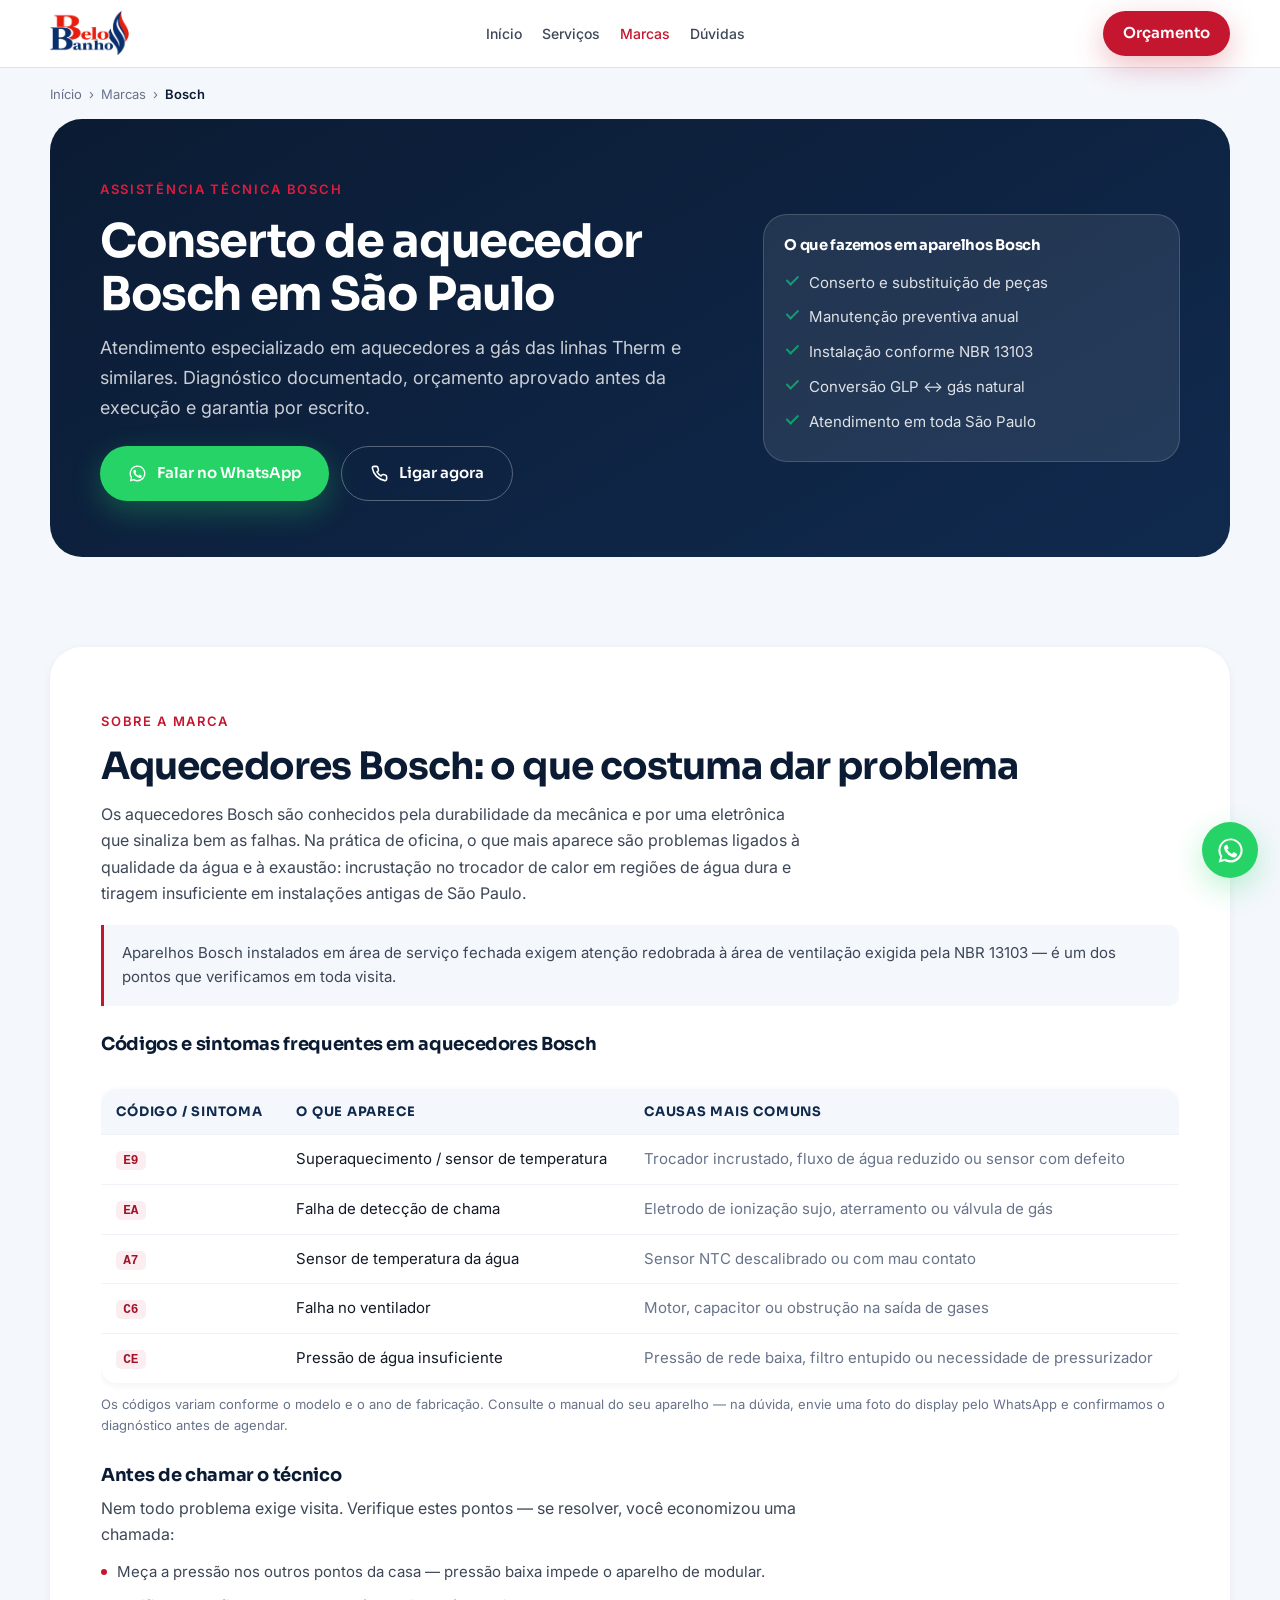
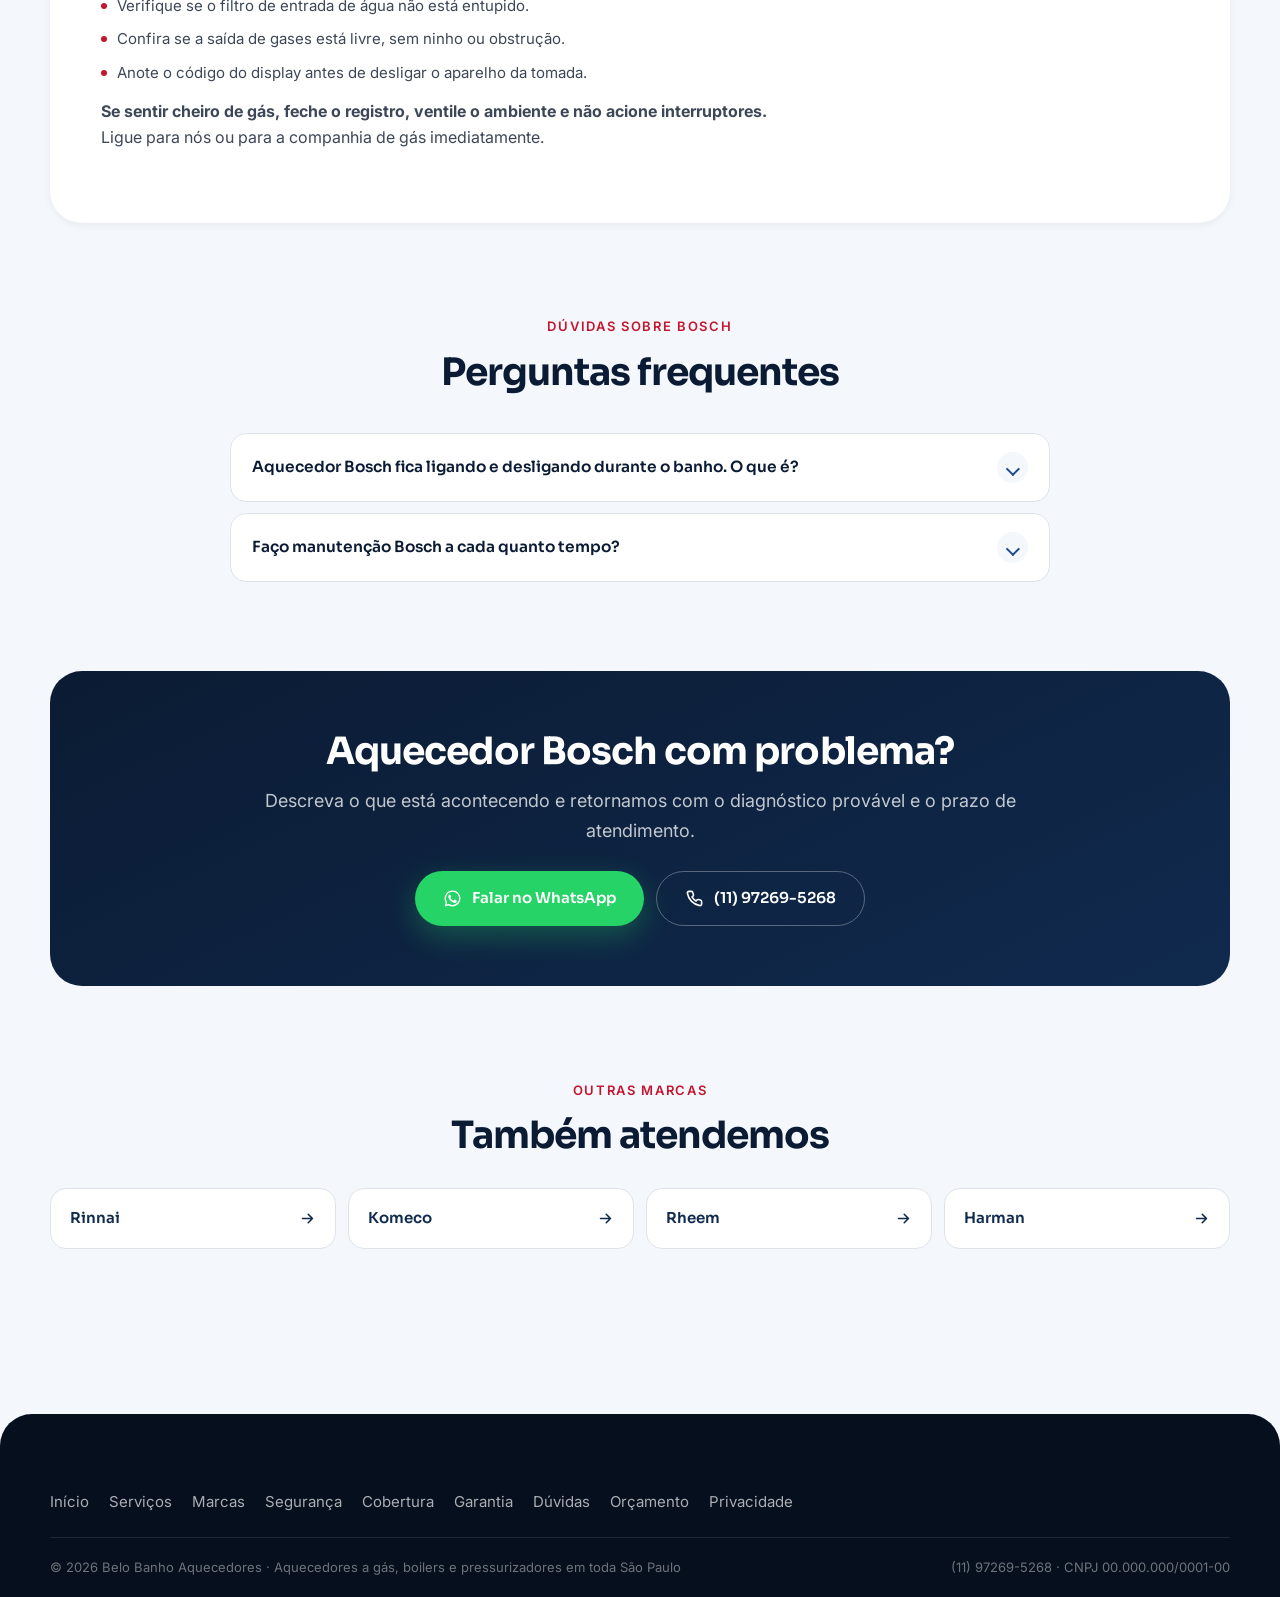
<file: site/marcas/bosch.html>
<!DOCTYPE html>
<html lang="pt-BR">
<head>
<meta charset="UTF-8">
<meta name="viewport" content="width=device-width, initial-scale=1">
<title>Conserto de Aquecedor Bosch em São Paulo | Belo Banho</title>
<meta name="description" content="Assistência técnica para aquecedor Bosch em toda São Paulo. Diagnóstico documentado, orçamento antes da execução e garantia por escrito.">
<link rel="canonical" href="https://belobanho.com.br/marcas/bosch">
<meta name="theme-color" content="#0B1B33">
<meta property="og:type" content="article"><meta property="og:locale" content="pt_BR">
<meta property="og:title" content="Conserto de Aquecedor Bosch em São Paulo | Belo Banho"><meta property="og:description" content="Assistência técnica para aquecedor Bosch em toda São Paulo. Diagnóstico documentado, orçamento antes da execução e garantia por escrito.">
<link rel="preconnect" href="https://fonts.googleapis.com">
<link rel="preconnect" href="https://fonts.gstatic.com" crossorigin>
<link href="https://fonts.googleapis.com/css2?family=Sora:wght@600;700;800&family=Inter:wght@400;500;600&display=swap" rel="stylesheet">
<link rel="stylesheet" href="../assets/style.css">
</head>
<body>
<a class="skip" href="#main">Pular para o conteúdo principal</a>
<header class="hdr" id="hdr"><div class="wrap nav"><a href="../index.html" class="logo" aria-label="Belo Banho Aquecedores — início"><img src="../assets/logo.png" alt="Belo Banho Aquecedores" class="logo__img"></a><nav class="nav__links" aria-label="Navegação"><a href="../index.html">Início</a><a href="../index.html#servicos">Serviços</a><a href="../index.html#marcas" aria-current="true">Marcas</a><a href="../index.html#faq">Dúvidas</a></nav><a href="#orcamento" class="btn btn--primary nav-cta" style="min-height:42px;padding:10px 20px">Orçamento</a><button class="burger" id="burger" aria-label="Abrir menu de navegação" aria-expanded="false" aria-controls="drawer"><span></span><span></span><span></span></button></div></header><div class="drawer" id="drawer" role="dialog" aria-modal="true" aria-label="Menu de navegação"><button class="drawer__close" id="drawerClose" aria-label="Fechar menu"><svg viewBox="0 0 24 24" fill="none" stroke="currentColor" stroke-width="2" stroke-linecap="round" aria-hidden="true"><path d="M18 6 6 18M6 6l12 12"/></svg></button><a href="../index.html">Início</a><a href="../index.html#servicos">Serviços</a><a href="../index.html#marcas">Marcas</a><a href="../index.html#seguranca">Segurança</a><a href="../index.html#cobertura">Área de Atendimento</a><a href="../index.html#faq">Dúvidas</a><a href="#orcamento" class="btn btn--primary">Solicitar orçamento</a></div>
<main id="main"><div class="wrap">
<nav class="crumb" aria-label="Trilha de navegação"><ol>
  <li><a href="../index.html">Início</a></li><li aria-hidden="true">›</li>
  <li><a href="../index.html#marcas">Marcas</a></li><li aria-hidden="true">›</li>
  <li aria-current="page">Bosch</li>
</ol></nav>

<section class="phero">
  <div class="phero__grid">
    <div class="rv">
      <span class="eyebrow" style="color:var(--red-500)">Assistência técnica Bosch</span>
      <h1>Conserto de aquecedor Bosch em São Paulo</h1>
      <p class="lead">Atendimento especializado em aquecedores a gás das linhas Therm e similares. Diagnóstico documentado, orçamento aprovado antes da execução e garantia por escrito.</p>
      <div class="phero__cta">
        <a href="https://wa.me/5511972695268?text=Ol%C3%A1!%20Meu%20aquecedor%20Bosch%20est%C3%A1%20com%20problema." class="btn btn--wa" data-track="wa" data-origin="phero_bosch"><svg viewBox="0 0 24 24" fill="currentColor" aria-hidden="true"><path d="M12 2a10 10 0 0 0-8.5 15.2L2.2 22l4.9-1.3A10 10 0 1 0 12 2m0 18.1a8.3 8.3 0 0 1-4.2-1.2l-.3-.1-3.1.8.8-3-.2-.3A8.3 8.3 0 1 1 12 20.1m4.6-5.9-1.7-.8q-.35-.15-.55.15l-.8 1q-.25.3-.6.1a6.8 6.8 0 0 1-3.4-3q-.2-.35.05-.6l.7-.8q.2-.25.05-.5l-.9-2.1q-.2-.45-.6-.45h-.5q-.4 0-.75.4a3.2 3.2 0 0 0-.9 2.3 5.6 5.6 0 0 0 1.15 2.9 12 12 0 0 0 5 4.4 3.6 3.6 0 0 0 2.9.35 2.5 2.5 0 0 0 1.5-1.35 1.8 1.8 0 0 0 .1-1.1z"/></svg> Falar no WhatsApp</a>
        <a href="tel:+5511972695268" class="btn btn--onDark" data-track="tel" data-origin="phero_bosch"><svg viewBox="0 0 24 24" fill="none" stroke="currentColor" stroke-width="2" stroke-linecap="round" stroke-linejoin="round" aria-hidden="true"><path d="M21 16v3a2 2 0 0 1-2.2 2A19 19 0 0 1 3 5.2 2 2 0 0 1 5 3h3a2 2 0 0 1 2 1.7l.6 2.4a2 2 0 0 1-.5 1.9L8.8 10a15 15 0 0 0 5.2 5.2l1-1.3a2 2 0 0 1 1.9-.5l2.4.6A2 2 0 0 1 21 16"/></svg> Ligar agora</a>
      </div>
    </div>
    <div class="phero__card rv">
      <h2>O que fazemos em aparelhos Bosch</h2>
      <ul>
        <li><i class="ic ic-ck" aria-hidden="true"></i><span>Conserto e substituição de peças</span></li>
        <li><i class="ic ic-ck" aria-hidden="true"></i><span>Manutenção preventiva anual</span></li>
        <li><i class="ic ic-ck" aria-hidden="true"></i><span>Instalação conforme NBR 13103</span></li>
        <li><i class="ic ic-ck" aria-hidden="true"></i><span>Conversão GLP ↔ gás natural</span></li>
        <li><i class="ic ic-ck" aria-hidden="true"></i><span>Atendimento em toda São Paulo</span></li>
      </ul>
    </div>
  </div>
</section>

<section class="sect">
  <div class="panel-white prose rv">
    <span class="eyebrow">Sobre a marca</span>
    <h2 class="h2">Aquecedores Bosch: o que costuma dar problema</h2>
    <p>Os aquecedores Bosch são conhecidos pela durabilidade da mecânica e por uma eletrônica que sinaliza bem as falhas. Na prática de oficina, o que mais aparece são problemas ligados à qualidade da água e à exaustão: incrustação no trocador de calor em regiões de água dura e tiragem insuficiente em instalações antigas de São Paulo.</p>
    <div class="safety__note" style="background:var(--blue-50);border-left-color:var(--red-600);color:var(--gray-700);border-radius:0 10px 10px 0;margin-top:18px;padding:16px 18px;font-size:.9375rem">Aparelhos Bosch instalados em área de serviço fechada exigem atenção redobrada à área de ventilação exigida pela NBR 13103 — é um dos pontos que verificamos em toda visita.</div>

    <h3>Códigos e sintomas frequentes em aquecedores Bosch</h3>
    <div class="tblwrap"><table class="tbl">
      <caption>Os códigos variam conforme o modelo e o ano de fabricação. Consulte o manual do seu aparelho — na dúvida, envie uma foto do display pelo WhatsApp e confirmamos o diagnóstico antes de agendar.</caption>
      <thead><tr><th>Código / sintoma</th><th>O que aparece</th><th>Causas mais comuns</th></tr></thead>
      <tbody><tr><td><code>E9</code></td><td>Superaquecimento / sensor de temperatura</td><td>Trocador incrustado, fluxo de água reduzido ou sensor com defeito</td></tr><tr><td><code>EA</code></td><td>Falha de detecção de chama</td><td>Eletrodo de ionização sujo, aterramento ou válvula de gás</td></tr><tr><td><code>A7</code></td><td>Sensor de temperatura da água</td><td>Sensor NTC descalibrado ou com mau contato</td></tr><tr><td><code>C6</code></td><td>Falha no ventilador</td><td>Motor, capacitor ou obstrução na saída de gases</td></tr><tr><td><code>CE</code></td><td>Pressão de água insuficiente</td><td>Pressão de rede baixa, filtro entupido ou necessidade de pressurizador</td></tr></tbody>
    </table></div>

    <h3>Antes de chamar o técnico</h3>
    <p>Nem todo problema exige visita. Verifique estes pontos — se resolver, você economizou uma chamada:</p>
    <ul><li>Meça a pressão nos outros pontos da casa — pressão baixa impede o aparelho de modular.</li><li>Verifique se o filtro de entrada de água não está entupido.</li><li>Confira se a saída de gases está livre, sem ninho ou obstrução.</li><li>Anote o código do display antes de desligar o aparelho da tomada.</li></ul>
    <p><strong>Se sentir cheiro de gás, feche o registro, ventile o ambiente e não acione interruptores.</strong> Ligue para nós ou para a companhia de gás imediatamente.</p>
  </div>
</section>

<section class="sect" style="padding-top:0"><div class="wrap" style="width:100%">
  <div class="mid rv"><span class="eyebrow">Dúvidas sobre Bosch</span><h2 class="h2">Perguntas frequentes</h2></div>
  <div class="faq rv"><div class="faq__item"><button class="faq__q" aria-expanded="false">Aquecedor Bosch fica ligando e desligando durante o banho. O que é?<span class="faq__chev"><i class="ic ic-chev" aria-hidden="true"></i></span></button><div class="faq__a"><p>Normalmente é oscilação de vazão ou pressão de água abaixo do mínimo que o aparelho precisa para modular. Verificamos pressão de entrada, filtro e, se for o caso, indicamos pressurizador — mas só quando realmente resolve.</p></div></div><div class="faq__item"><button class="faq__q" aria-expanded="false">Faço manutenção Bosch a cada quanto tempo?<span class="faq__chev"><i class="ic ic-chev" aria-hidden="true"></i></span></button><div class="faq__a"><p>A cada 12 meses em uso residencial. Em São Paulo, onde a dureza da água favorece incrustação, a revisão anual do trocador é o que mais preserva o rendimento do aparelho.</p></div></div></div>
</div></section>

<section class="sect" id="orcamento" style="padding-top:0">
  <div class="cta rv" style="text-align:center">
    <h2 class="h2">Aquecedor Bosch com problema?</h2>
    <p class="lead" style="margin:0 auto 26px">Descreva o que está acontecendo e retornamos com o diagnóstico provável e o prazo de atendimento.</p>
    <div style="display:flex;gap:12px;justify-content:center;flex-wrap:wrap">
      <a href="https://wa.me/5511972695268?text=Ol%C3%A1!%20Meu%20aquecedor%20Bosch%20est%C3%A1%20com%20problema." class="btn btn--wa" data-track="wa" data-origin="cta_bosch"><svg viewBox="0 0 24 24" fill="currentColor" aria-hidden="true"><path d="M12 2a10 10 0 0 0-8.5 15.2L2.2 22l4.9-1.3A10 10 0 1 0 12 2m0 18.1a8.3 8.3 0 0 1-4.2-1.2l-.3-.1-3.1.8.8-3-.2-.3A8.3 8.3 0 1 1 12 20.1m4.6-5.9-1.7-.8q-.35-.15-.55.15l-.8 1q-.25.3-.6.1a6.8 6.8 0 0 1-3.4-3q-.2-.35.05-.6l.7-.8q.2-.25.05-.5l-.9-2.1q-.2-.45-.6-.45h-.5q-.4 0-.75.4a3.2 3.2 0 0 0-.9 2.3 5.6 5.6 0 0 0 1.15 2.9 12 12 0 0 0 5 4.4 3.6 3.6 0 0 0 2.9.35 2.5 2.5 0 0 0 1.5-1.35 1.8 1.8 0 0 0 .1-1.1z"/></svg> Falar no WhatsApp</a>
      <a href="tel:+5511972695268" class="btn btn--onDark" data-track="tel" data-origin="cta_bosch"><svg viewBox="0 0 24 24" fill="none" stroke="currentColor" stroke-width="2" stroke-linecap="round" stroke-linejoin="round" aria-hidden="true"><path d="M21 16v3a2 2 0 0 1-2.2 2A19 19 0 0 1 3 5.2 2 2 0 0 1 5 3h3a2 2 0 0 1 2 1.7l.6 2.4a2 2 0 0 1-.5 1.9L8.8 10a15 15 0 0 0 5.2 5.2l1-1.3a2 2 0 0 1 1.9-.5l2.4.6A2 2 0 0 1 21 16"/></svg> (11) 97269-5268</a>
    </div>
  </div>
</section>

<section class="sect" style="padding-top:0">
  <div class="mid rv"><span class="eyebrow">Outras marcas</span><h2 class="h2">Também atendemos</h2></div>
  <div class="rel rv"><a href="rinnai">Rinnai <svg viewBox="0 0 24 24" fill="none" stroke="currentColor" stroke-width="2.2" stroke-linecap="round" stroke-linejoin="round" aria-hidden="true"><path d="M5 12h14M13 6l6 6-6 6"/></svg></a><a href="komeco">Komeco <svg viewBox="0 0 24 24" fill="none" stroke="currentColor" stroke-width="2.2" stroke-linecap="round" stroke-linejoin="round" aria-hidden="true"><path d="M5 12h14M13 6l6 6-6 6"/></svg></a><a href="rheem">Rheem <svg viewBox="0 0 24 24" fill="none" stroke="currentColor" stroke-width="2.2" stroke-linecap="round" stroke-linejoin="round" aria-hidden="true"><path d="M5 12h14M13 6l6 6-6 6"/></svg></a><a href="harman">Harman <svg viewBox="0 0 24 24" fill="none" stroke="currentColor" stroke-width="2.2" stroke-linecap="round" stroke-linejoin="round" aria-hidden="true"><path d="M5 12h14M13 6l6 6-6 6"/></svg></a></div>
</section>
</div></main>

<footer class="ft"><div class="wrap"><div style="display:flex;flex-wrap:wrap;gap:12px 20px;font-size:.9375rem;padding-bottom:22px"><a href="../index.html">Início</a><a href="../index.html#servicos">Serviços</a><a href="../index.html#marcas">Marcas</a><a href="../index.html#seguranca">Segurança</a><a href="../index.html#cobertura">Cobertura</a><a href="../index.html#garantia">Garantia</a><a href="../index.html#faq">Dúvidas</a><a href="../index.html#orcamento">Orçamento</a><a href="/politica-de-privacidade">Privacidade</a></div><div class="ft__bottom"><span>© 2026 Belo Banho Aquecedores · Aquecedores a gás, boilers e pressurizadores em toda São Paulo</span><span>(11) 97269-5268 · CNPJ 00.000.000/0001-00</span></div></div></footer>

<a href="https://wa.me/5511972695268?text=Ol%C3%A1!%20Meu%20aquecedor%20Bosch%20est%C3%A1%20com%20problema." class="wafab" aria-label="Falar no WhatsApp" data-track="wa" data-origin="fab"><svg viewBox="0 0 24 24" fill="currentColor" aria-hidden="true"><path d="M12 2a10 10 0 0 0-8.5 15.2L2.2 22l4.9-1.3A10 10 0 1 0 12 2m0 18.1a8.3 8.3 0 0 1-4.2-1.2l-.3-.1-3.1.8.8-3-.2-.3A8.3 8.3 0 1 1 12 20.1m4.6-5.9-1.7-.8q-.35-.15-.55.15l-.8 1q-.25.3-.6.1a6.8 6.8 0 0 1-3.4-3q-.2-.35.05-.6l.7-.8q.2-.25.05-.5l-.9-2.1q-.2-.45-.6-.45h-.5q-.4 0-.75.4a3.2 3.2 0 0 0-.9 2.3 5.6 5.6 0 0 0 1.15 2.9 12 12 0 0 0 5 4.4 3.6 3.6 0 0 0 2.9.35 2.5 2.5 0 0 0 1.5-1.35 1.8 1.8 0 0 0 .1-1.1z"/></svg></a>

<script type="application/ld+json">{"@context": "https://schema.org", "@type": "Service", "serviceType": "Conserto de aquecedor Bosch", "brand": {"@type": "Brand", "name": "Bosch"}, "provider": {"@type": "HVACBusiness", "name": "Belo Banho Aquecedores", "@id": "https://belobanho.com.br/#organizacao"}, "areaServed": {"@type": "City", "name": "São Paulo"}, "description": "Assistência técnica para aquecedor Bosch em toda São Paulo. Diagnóstico documentado, orçamento antes da execução e garantia por escrito."}</script>
<script type="application/ld+json">{"@context": "https://schema.org", "@type": "FAQPage", "mainEntity": [{"@type": "Question", "name": "Aquecedor Bosch fica ligando e desligando durante o banho. O que é?", "acceptedAnswer": {"@type": "Answer", "text": "Normalmente é oscilação de vazão ou pressão de água abaixo do mínimo que o aparelho precisa para modular. Verificamos pressão de entrada, filtro e, se for o caso, indicamos pressurizador — mas só quando realmente resolve."}}, {"@type": "Question", "name": "Faço manutenção Bosch a cada quanto tempo?", "acceptedAnswer": {"@type": "Answer", "text": "A cada 12 meses em uso residencial. Em São Paulo, onde a dureza da água favorece incrustação, a revisão anual do trocador é o que mais preserva o rendimento do aparelho."}}]}</script>
<script type="application/ld+json">{"@context": "https://schema.org", "@type": "BreadcrumbList", "itemListElement": [{"@type": "ListItem", "position": 1, "name": "Início", "item": "https://belobanho.com.br/"}, {"@type": "ListItem", "position": 2, "name": "Marcas", "item": "https://belobanho.com.br/#marcas"}, {"@type": "ListItem", "position": 3, "name": "Bosch", "item": "https://belobanho.com.br/marcas/bosch"}]}</script>
<script src="../assets/app.js" defer></script>
</body>
</html>
</file>
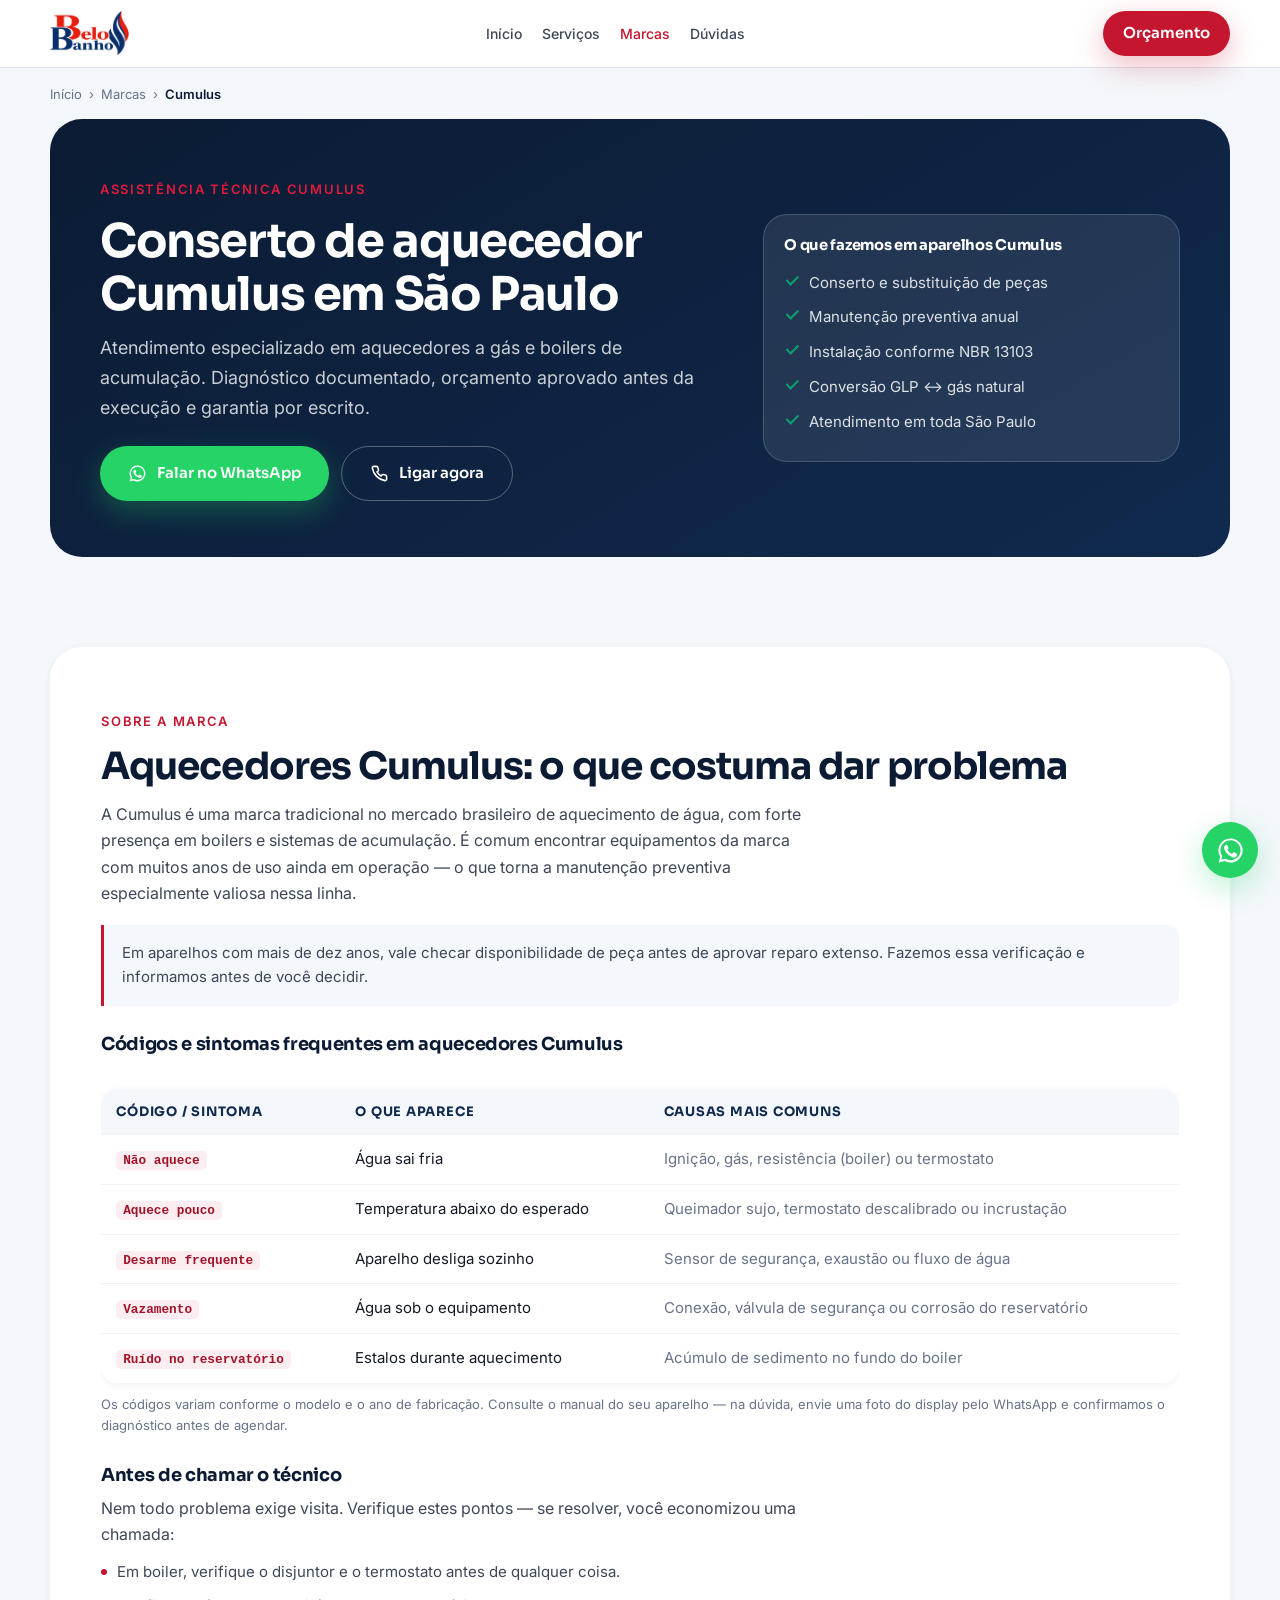
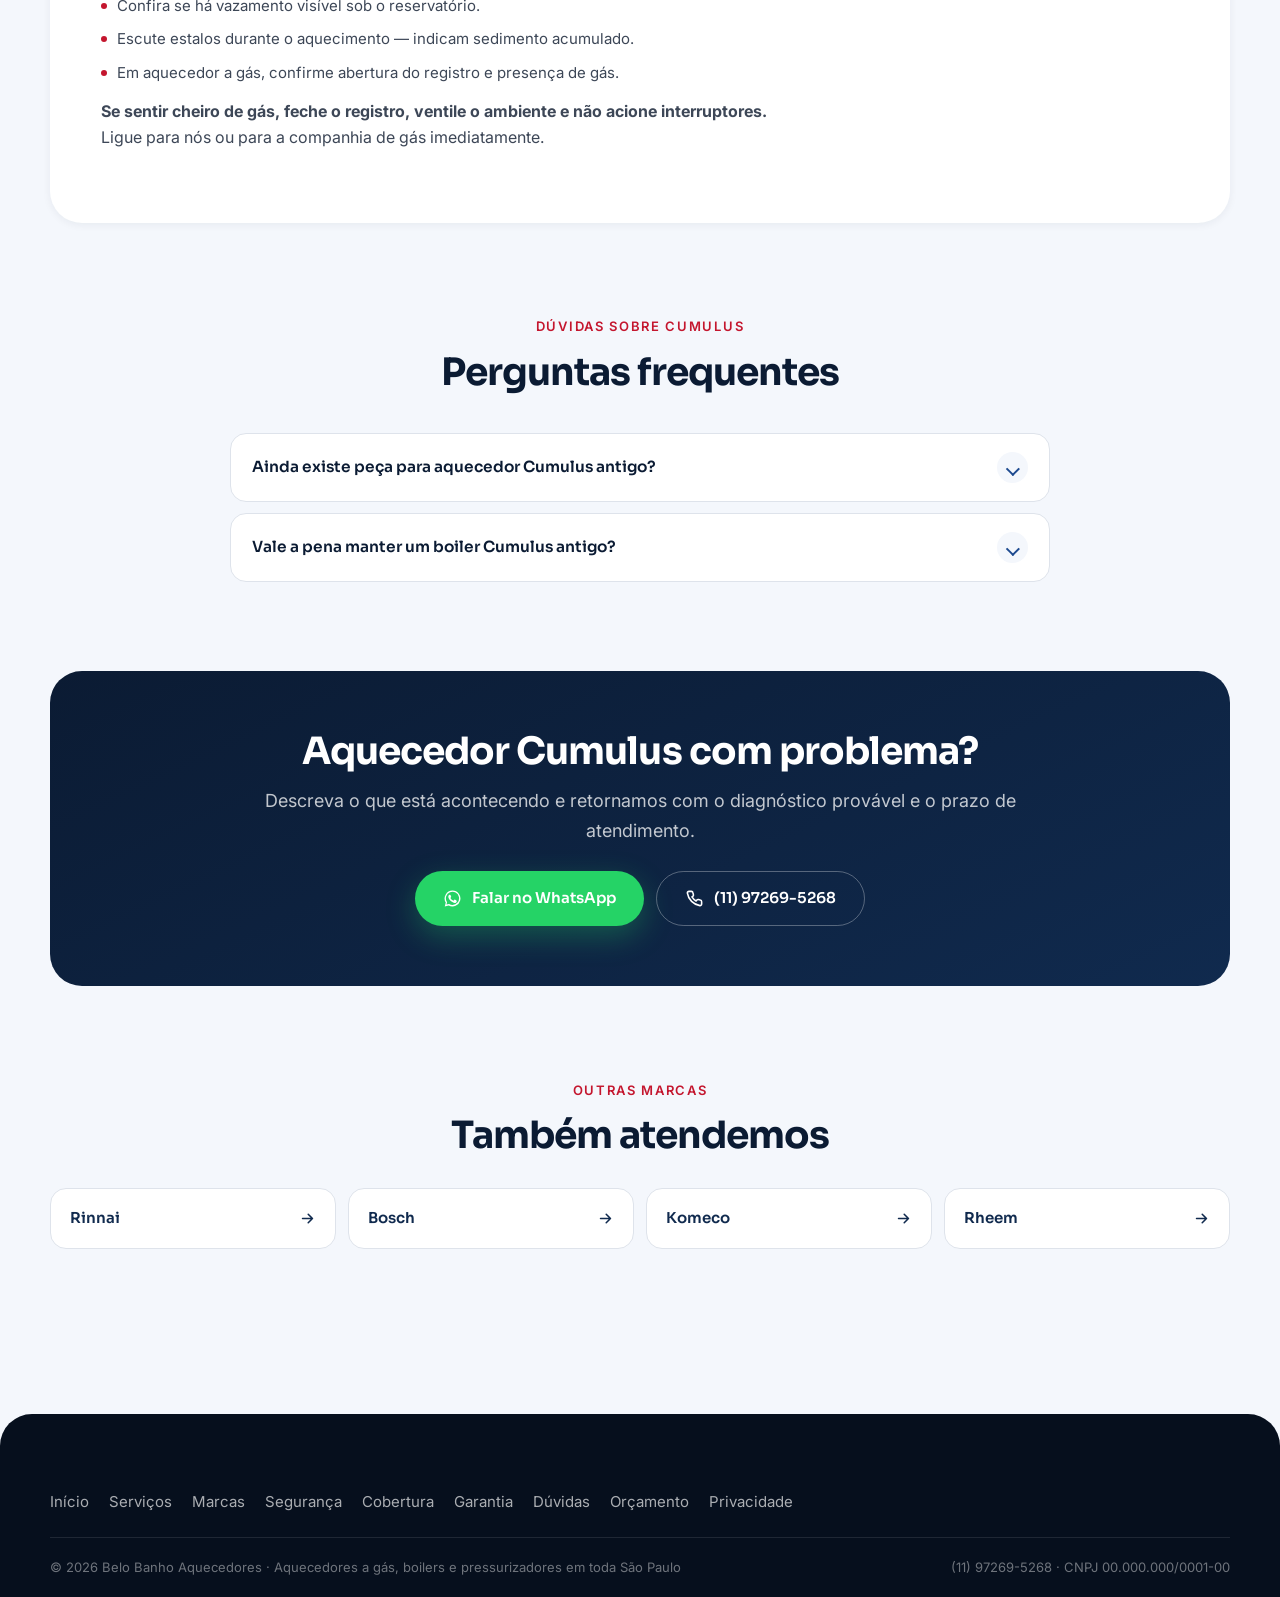
<file: site/marcas/cumulus.html>
<!DOCTYPE html>
<html lang="pt-BR">
<head>
<meta charset="UTF-8">
<meta name="viewport" content="width=device-width, initial-scale=1">
<title>Conserto de Aquecedor Cumulus em São Paulo | Belo Banho</title>
<meta name="description" content="Assistência técnica para aquecedor Cumulus em toda São Paulo. Diagnóstico documentado, orçamento antes da execução e garantia por escrito.">
<link rel="canonical" href="https://belobanho.com.br/marcas/cumulus">
<meta name="theme-color" content="#0B1B33">
<meta property="og:type" content="article"><meta property="og:locale" content="pt_BR">
<meta property="og:title" content="Conserto de Aquecedor Cumulus em São Paulo | Belo Banho"><meta property="og:description" content="Assistência técnica para aquecedor Cumulus em toda São Paulo. Diagnóstico documentado, orçamento antes da execução e garantia por escrito.">
<link rel="preconnect" href="https://fonts.googleapis.com">
<link rel="preconnect" href="https://fonts.gstatic.com" crossorigin>
<link href="https://fonts.googleapis.com/css2?family=Sora:wght@600;700;800&family=Inter:wght@400;500;600&display=swap" rel="stylesheet">
<link rel="stylesheet" href="../assets/style.css">
</head>
<body>
<a class="skip" href="#main">Pular para o conteúdo principal</a>
<header class="hdr" id="hdr"><div class="wrap nav"><a href="../index.html" class="logo" aria-label="Belo Banho Aquecedores — início"><img src="../assets/logo.png" alt="Belo Banho Aquecedores" class="logo__img"></a><nav class="nav__links" aria-label="Navegação"><a href="../index.html">Início</a><a href="../index.html#servicos">Serviços</a><a href="../index.html#marcas" aria-current="true">Marcas</a><a href="../index.html#faq">Dúvidas</a></nav><a href="#orcamento" class="btn btn--primary nav-cta" style="min-height:42px;padding:10px 20px">Orçamento</a><button class="burger" id="burger" aria-label="Abrir menu de navegação" aria-expanded="false" aria-controls="drawer"><span></span><span></span><span></span></button></div></header><div class="drawer" id="drawer" role="dialog" aria-modal="true" aria-label="Menu de navegação"><button class="drawer__close" id="drawerClose" aria-label="Fechar menu"><svg viewBox="0 0 24 24" fill="none" stroke="currentColor" stroke-width="2" stroke-linecap="round" aria-hidden="true"><path d="M18 6 6 18M6 6l12 12"/></svg></button><a href="../index.html">Início</a><a href="../index.html#servicos">Serviços</a><a href="../index.html#marcas">Marcas</a><a href="../index.html#seguranca">Segurança</a><a href="../index.html#cobertura">Área de Atendimento</a><a href="../index.html#faq">Dúvidas</a><a href="#orcamento" class="btn btn--primary">Solicitar orçamento</a></div>
<main id="main"><div class="wrap">
<nav class="crumb" aria-label="Trilha de navegação"><ol>
  <li><a href="../index.html">Início</a></li><li aria-hidden="true">›</li>
  <li><a href="../index.html#marcas">Marcas</a></li><li aria-hidden="true">›</li>
  <li aria-current="page">Cumulus</li>
</ol></nav>

<section class="phero">
  <div class="phero__grid">
    <div class="rv">
      <span class="eyebrow" style="color:var(--red-500)">Assistência técnica Cumulus</span>
      <h1>Conserto de aquecedor Cumulus em São Paulo</h1>
      <p class="lead">Atendimento especializado em aquecedores a gás e boilers de acumulação. Diagnóstico documentado, orçamento aprovado antes da execução e garantia por escrito.</p>
      <div class="phero__cta">
        <a href="https://wa.me/5511972695268?text=Ol%C3%A1!%20Meu%20aquecedor%20Cumulus%20est%C3%A1%20com%20problema." class="btn btn--wa" data-track="wa" data-origin="phero_cumulus"><svg viewBox="0 0 24 24" fill="currentColor" aria-hidden="true"><path d="M12 2a10 10 0 0 0-8.5 15.2L2.2 22l4.9-1.3A10 10 0 1 0 12 2m0 18.1a8.3 8.3 0 0 1-4.2-1.2l-.3-.1-3.1.8.8-3-.2-.3A8.3 8.3 0 1 1 12 20.1m4.6-5.9-1.7-.8q-.35-.15-.55.15l-.8 1q-.25.3-.6.1a6.8 6.8 0 0 1-3.4-3q-.2-.35.05-.6l.7-.8q.2-.25.05-.5l-.9-2.1q-.2-.45-.6-.45h-.5q-.4 0-.75.4a3.2 3.2 0 0 0-.9 2.3 5.6 5.6 0 0 0 1.15 2.9 12 12 0 0 0 5 4.4 3.6 3.6 0 0 0 2.9.35 2.5 2.5 0 0 0 1.5-1.35 1.8 1.8 0 0 0 .1-1.1z"/></svg> Falar no WhatsApp</a>
        <a href="tel:+5511972695268" class="btn btn--onDark" data-track="tel" data-origin="phero_cumulus"><svg viewBox="0 0 24 24" fill="none" stroke="currentColor" stroke-width="2" stroke-linecap="round" stroke-linejoin="round" aria-hidden="true"><path d="M21 16v3a2 2 0 0 1-2.2 2A19 19 0 0 1 3 5.2 2 2 0 0 1 5 3h3a2 2 0 0 1 2 1.7l.6 2.4a2 2 0 0 1-.5 1.9L8.8 10a15 15 0 0 0 5.2 5.2l1-1.3a2 2 0 0 1 1.9-.5l2.4.6A2 2 0 0 1 21 16"/></svg> Ligar agora</a>
      </div>
    </div>
    <div class="phero__card rv">
      <h2>O que fazemos em aparelhos Cumulus</h2>
      <ul>
        <li><i class="ic ic-ck" aria-hidden="true"></i><span>Conserto e substituição de peças</span></li>
        <li><i class="ic ic-ck" aria-hidden="true"></i><span>Manutenção preventiva anual</span></li>
        <li><i class="ic ic-ck" aria-hidden="true"></i><span>Instalação conforme NBR 13103</span></li>
        <li><i class="ic ic-ck" aria-hidden="true"></i><span>Conversão GLP ↔ gás natural</span></li>
        <li><i class="ic ic-ck" aria-hidden="true"></i><span>Atendimento em toda São Paulo</span></li>
      </ul>
    </div>
  </div>
</section>

<section class="sect">
  <div class="panel-white prose rv">
    <span class="eyebrow">Sobre a marca</span>
    <h2 class="h2">Aquecedores Cumulus: o que costuma dar problema</h2>
    <p>A Cumulus é uma marca tradicional no mercado brasileiro de aquecimento de água, com forte presença em boilers e sistemas de acumulação. É comum encontrar equipamentos da marca com muitos anos de uso ainda em operação — o que torna a manutenção preventiva especialmente valiosa nessa linha.</p>
    <div class="safety__note" style="background:var(--blue-50);border-left-color:var(--red-600);color:var(--gray-700);border-radius:0 10px 10px 0;margin-top:18px;padding:16px 18px;font-size:.9375rem">Em aparelhos com mais de dez anos, vale checar disponibilidade de peça antes de aprovar reparo extenso. Fazemos essa verificação e informamos antes de você decidir.</div>

    <h3>Códigos e sintomas frequentes em aquecedores Cumulus</h3>
    <div class="tblwrap"><table class="tbl">
      <caption>Os códigos variam conforme o modelo e o ano de fabricação. Consulte o manual do seu aparelho — na dúvida, envie uma foto do display pelo WhatsApp e confirmamos o diagnóstico antes de agendar.</caption>
      <thead><tr><th>Código / sintoma</th><th>O que aparece</th><th>Causas mais comuns</th></tr></thead>
      <tbody><tr><td><code>Não aquece</code></td><td>Água sai fria</td><td>Ignição, gás, resistência (boiler) ou termostato</td></tr><tr><td><code>Aquece pouco</code></td><td>Temperatura abaixo do esperado</td><td>Queimador sujo, termostato descalibrado ou incrustação</td></tr><tr><td><code>Desarme frequente</code></td><td>Aparelho desliga sozinho</td><td>Sensor de segurança, exaustão ou fluxo de água</td></tr><tr><td><code>Vazamento</code></td><td>Água sob o equipamento</td><td>Conexão, válvula de segurança ou corrosão do reservatório</td></tr><tr><td><code>Ruído no reservatório</code></td><td>Estalos durante aquecimento</td><td>Acúmulo de sedimento no fundo do boiler</td></tr></tbody>
    </table></div>

    <h3>Antes de chamar o técnico</h3>
    <p>Nem todo problema exige visita. Verifique estes pontos — se resolver, você economizou uma chamada:</p>
    <ul><li>Em boiler, verifique o disjuntor e o termostato antes de qualquer coisa.</li><li>Confira se há vazamento visível sob o reservatório.</li><li>Escute estalos durante o aquecimento — indicam sedimento acumulado.</li><li>Em aquecedor a gás, confirme abertura do registro e presença de gás.</li></ul>
    <p><strong>Se sentir cheiro de gás, feche o registro, ventile o ambiente e não acione interruptores.</strong> Ligue para nós ou para a companhia de gás imediatamente.</p>
  </div>
</section>

<section class="sect" style="padding-top:0"><div class="wrap" style="width:100%">
  <div class="mid rv"><span class="eyebrow">Dúvidas sobre Cumulus</span><h2 class="h2">Perguntas frequentes</h2></div>
  <div class="faq rv"><div class="faq__item"><button class="faq__q" aria-expanded="false">Ainda existe peça para aquecedor Cumulus antigo?<span class="faq__chev"><i class="ic ic-chev" aria-hidden="true"></i></span></button><div class="faq__a"><p>Para boa parte dos modelos, sim — seja original ou equivalente homologada. Verificamos a disponibilidade antes de propor o reparo e dizemos com clareza se não houver.</p></div></div><div class="faq__item"><button class="faq__q" aria-expanded="false">Vale a pena manter um boiler Cumulus antigo?<span class="faq__chev"><i class="ic ic-chev" aria-hidden="true"></i></span></button><div class="faq__a"><p>Se o reservatório está íntegro e sem corrosão, geralmente sim: são equipamentos duráveis. Se há corrosão interna, a substituição é o caminho.</p></div></div></div>
</div></section>

<section class="sect" id="orcamento" style="padding-top:0">
  <div class="cta rv" style="text-align:center">
    <h2 class="h2">Aquecedor Cumulus com problema?</h2>
    <p class="lead" style="margin:0 auto 26px">Descreva o que está acontecendo e retornamos com o diagnóstico provável e o prazo de atendimento.</p>
    <div style="display:flex;gap:12px;justify-content:center;flex-wrap:wrap">
      <a href="https://wa.me/5511972695268?text=Ol%C3%A1!%20Meu%20aquecedor%20Cumulus%20est%C3%A1%20com%20problema." class="btn btn--wa" data-track="wa" data-origin="cta_cumulus"><svg viewBox="0 0 24 24" fill="currentColor" aria-hidden="true"><path d="M12 2a10 10 0 0 0-8.5 15.2L2.2 22l4.9-1.3A10 10 0 1 0 12 2m0 18.1a8.3 8.3 0 0 1-4.2-1.2l-.3-.1-3.1.8.8-3-.2-.3A8.3 8.3 0 1 1 12 20.1m4.6-5.9-1.7-.8q-.35-.15-.55.15l-.8 1q-.25.3-.6.1a6.8 6.8 0 0 1-3.4-3q-.2-.35.05-.6l.7-.8q.2-.25.05-.5l-.9-2.1q-.2-.45-.6-.45h-.5q-.4 0-.75.4a3.2 3.2 0 0 0-.9 2.3 5.6 5.6 0 0 0 1.15 2.9 12 12 0 0 0 5 4.4 3.6 3.6 0 0 0 2.9.35 2.5 2.5 0 0 0 1.5-1.35 1.8 1.8 0 0 0 .1-1.1z"/></svg> Falar no WhatsApp</a>
      <a href="tel:+5511972695268" class="btn btn--onDark" data-track="tel" data-origin="cta_cumulus"><svg viewBox="0 0 24 24" fill="none" stroke="currentColor" stroke-width="2" stroke-linecap="round" stroke-linejoin="round" aria-hidden="true"><path d="M21 16v3a2 2 0 0 1-2.2 2A19 19 0 0 1 3 5.2 2 2 0 0 1 5 3h3a2 2 0 0 1 2 1.7l.6 2.4a2 2 0 0 1-.5 1.9L8.8 10a15 15 0 0 0 5.2 5.2l1-1.3a2 2 0 0 1 1.9-.5l2.4.6A2 2 0 0 1 21 16"/></svg> (11) 97269-5268</a>
    </div>
  </div>
</section>

<section class="sect" style="padding-top:0">
  <div class="mid rv"><span class="eyebrow">Outras marcas</span><h2 class="h2">Também atendemos</h2></div>
  <div class="rel rv"><a href="rinnai">Rinnai <svg viewBox="0 0 24 24" fill="none" stroke="currentColor" stroke-width="2.2" stroke-linecap="round" stroke-linejoin="round" aria-hidden="true"><path d="M5 12h14M13 6l6 6-6 6"/></svg></a><a href="bosch">Bosch <svg viewBox="0 0 24 24" fill="none" stroke="currentColor" stroke-width="2.2" stroke-linecap="round" stroke-linejoin="round" aria-hidden="true"><path d="M5 12h14M13 6l6 6-6 6"/></svg></a><a href="komeco">Komeco <svg viewBox="0 0 24 24" fill="none" stroke="currentColor" stroke-width="2.2" stroke-linecap="round" stroke-linejoin="round" aria-hidden="true"><path d="M5 12h14M13 6l6 6-6 6"/></svg></a><a href="rheem">Rheem <svg viewBox="0 0 24 24" fill="none" stroke="currentColor" stroke-width="2.2" stroke-linecap="round" stroke-linejoin="round" aria-hidden="true"><path d="M5 12h14M13 6l6 6-6 6"/></svg></a></div>
</section>
</div></main>

<footer class="ft"><div class="wrap"><div style="display:flex;flex-wrap:wrap;gap:12px 20px;font-size:.9375rem;padding-bottom:22px"><a href="../index.html">Início</a><a href="../index.html#servicos">Serviços</a><a href="../index.html#marcas">Marcas</a><a href="../index.html#seguranca">Segurança</a><a href="../index.html#cobertura">Cobertura</a><a href="../index.html#garantia">Garantia</a><a href="../index.html#faq">Dúvidas</a><a href="../index.html#orcamento">Orçamento</a><a href="/politica-de-privacidade">Privacidade</a></div><div class="ft__bottom"><span>© 2026 Belo Banho Aquecedores · Aquecedores a gás, boilers e pressurizadores em toda São Paulo</span><span>(11) 97269-5268 · CNPJ 00.000.000/0001-00</span></div></div></footer>

<a href="https://wa.me/5511972695268?text=Ol%C3%A1!%20Meu%20aquecedor%20Cumulus%20est%C3%A1%20com%20problema." class="wafab" aria-label="Falar no WhatsApp" data-track="wa" data-origin="fab"><svg viewBox="0 0 24 24" fill="currentColor" aria-hidden="true"><path d="M12 2a10 10 0 0 0-8.5 15.2L2.2 22l4.9-1.3A10 10 0 1 0 12 2m0 18.1a8.3 8.3 0 0 1-4.2-1.2l-.3-.1-3.1.8.8-3-.2-.3A8.3 8.3 0 1 1 12 20.1m4.6-5.9-1.7-.8q-.35-.15-.55.15l-.8 1q-.25.3-.6.1a6.8 6.8 0 0 1-3.4-3q-.2-.35.05-.6l.7-.8q.2-.25.05-.5l-.9-2.1q-.2-.45-.6-.45h-.5q-.4 0-.75.4a3.2 3.2 0 0 0-.9 2.3 5.6 5.6 0 0 0 1.15 2.9 12 12 0 0 0 5 4.4 3.6 3.6 0 0 0 2.9.35 2.5 2.5 0 0 0 1.5-1.35 1.8 1.8 0 0 0 .1-1.1z"/></svg></a>

<script type="application/ld+json">{"@context": "https://schema.org", "@type": "Service", "serviceType": "Conserto de aquecedor Cumulus", "brand": {"@type": "Brand", "name": "Cumulus"}, "provider": {"@type": "HVACBusiness", "name": "Belo Banho Aquecedores", "@id": "https://belobanho.com.br/#organizacao"}, "areaServed": {"@type": "City", "name": "São Paulo"}, "description": "Assistência técnica para aquecedor Cumulus em toda São Paulo. Diagnóstico documentado, orçamento antes da execução e garantia por escrito."}</script>
<script type="application/ld+json">{"@context": "https://schema.org", "@type": "FAQPage", "mainEntity": [{"@type": "Question", "name": "Ainda existe peça para aquecedor Cumulus antigo?", "acceptedAnswer": {"@type": "Answer", "text": "Para boa parte dos modelos, sim — seja original ou equivalente homologada. Verificamos a disponibilidade antes de propor o reparo e dizemos com clareza se não houver."}}, {"@type": "Question", "name": "Vale a pena manter um boiler Cumulus antigo?", "acceptedAnswer": {"@type": "Answer", "text": "Se o reservatório está íntegro e sem corrosão, geralmente sim: são equipamentos duráveis. Se há corrosão interna, a substituição é o caminho."}}]}</script>
<script type="application/ld+json">{"@context": "https://schema.org", "@type": "BreadcrumbList", "itemListElement": [{"@type": "ListItem", "position": 1, "name": "Início", "item": "https://belobanho.com.br/"}, {"@type": "ListItem", "position": 2, "name": "Marcas", "item": "https://belobanho.com.br/#marcas"}, {"@type": "ListItem", "position": 3, "name": "Cumulus", "item": "https://belobanho.com.br/marcas/cumulus"}]}</script>
<script src="../assets/app.js" defer></script>
</body>
</html>
</file>
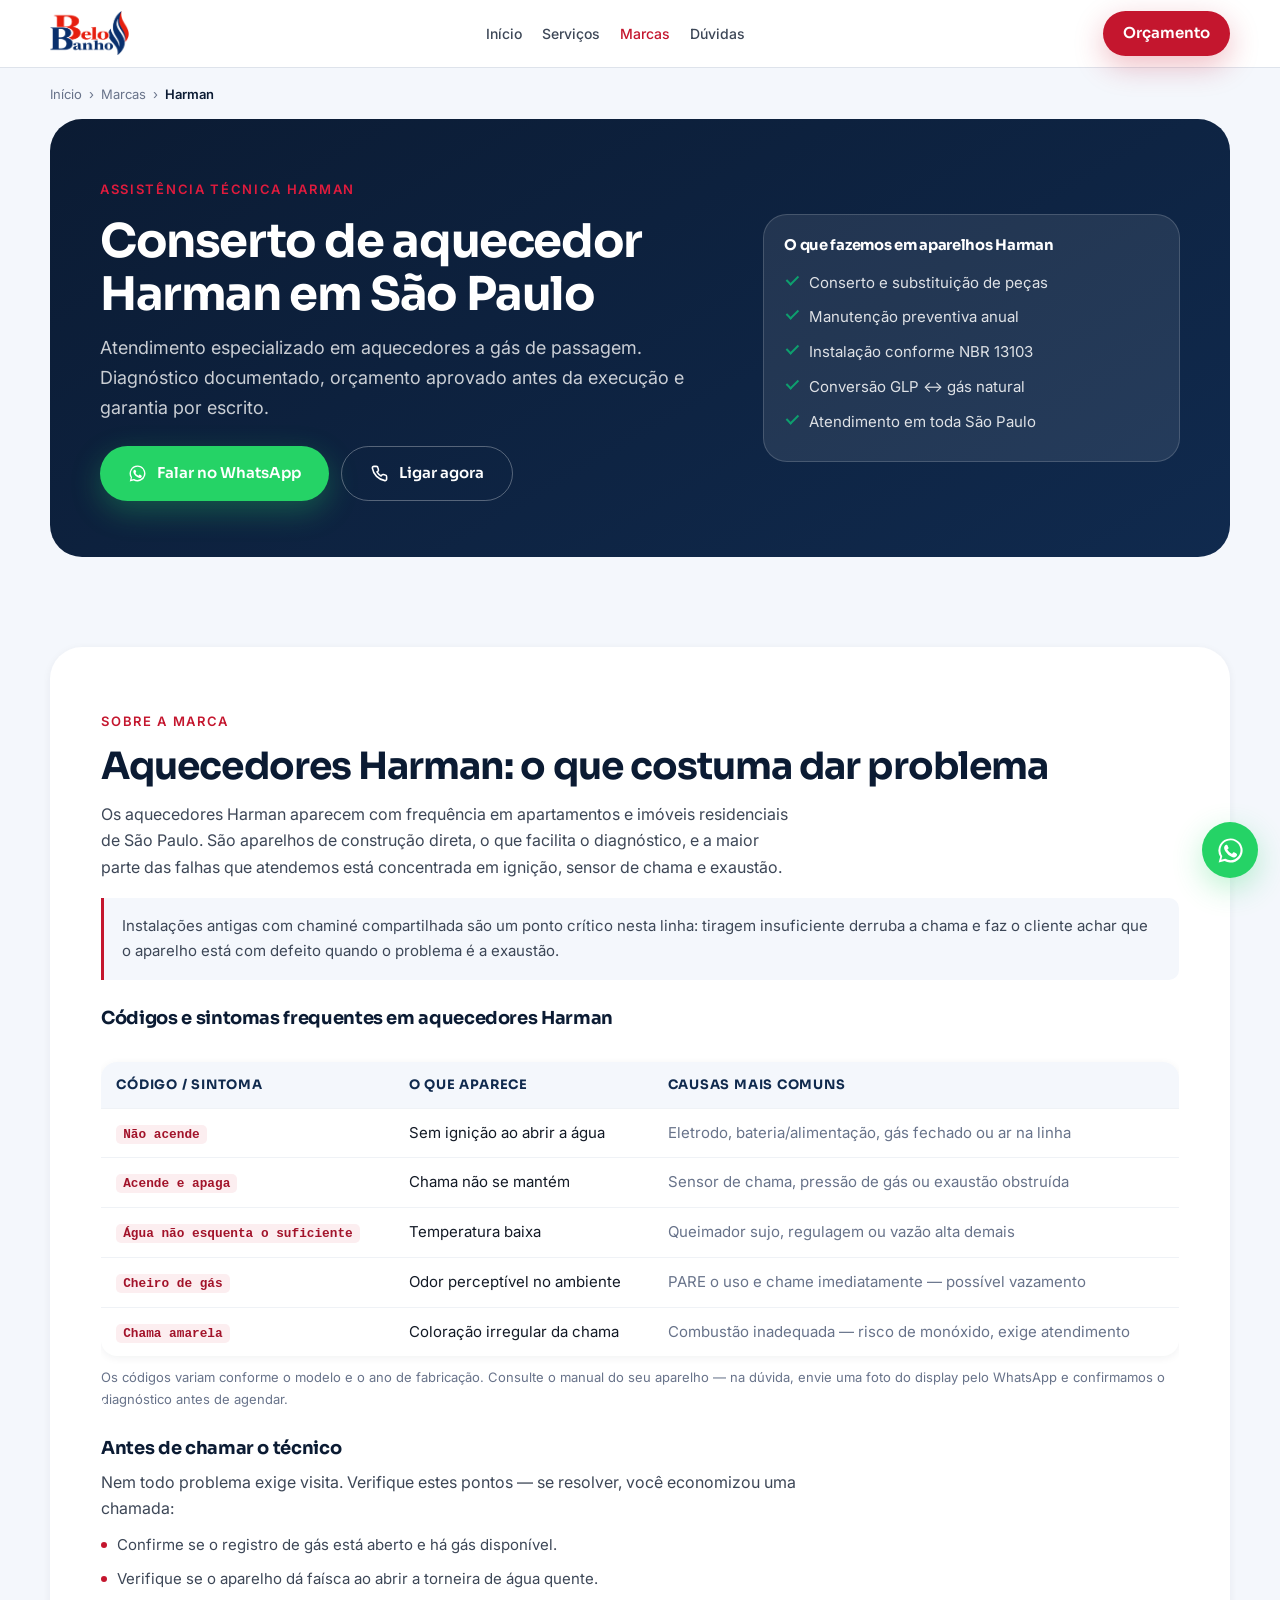
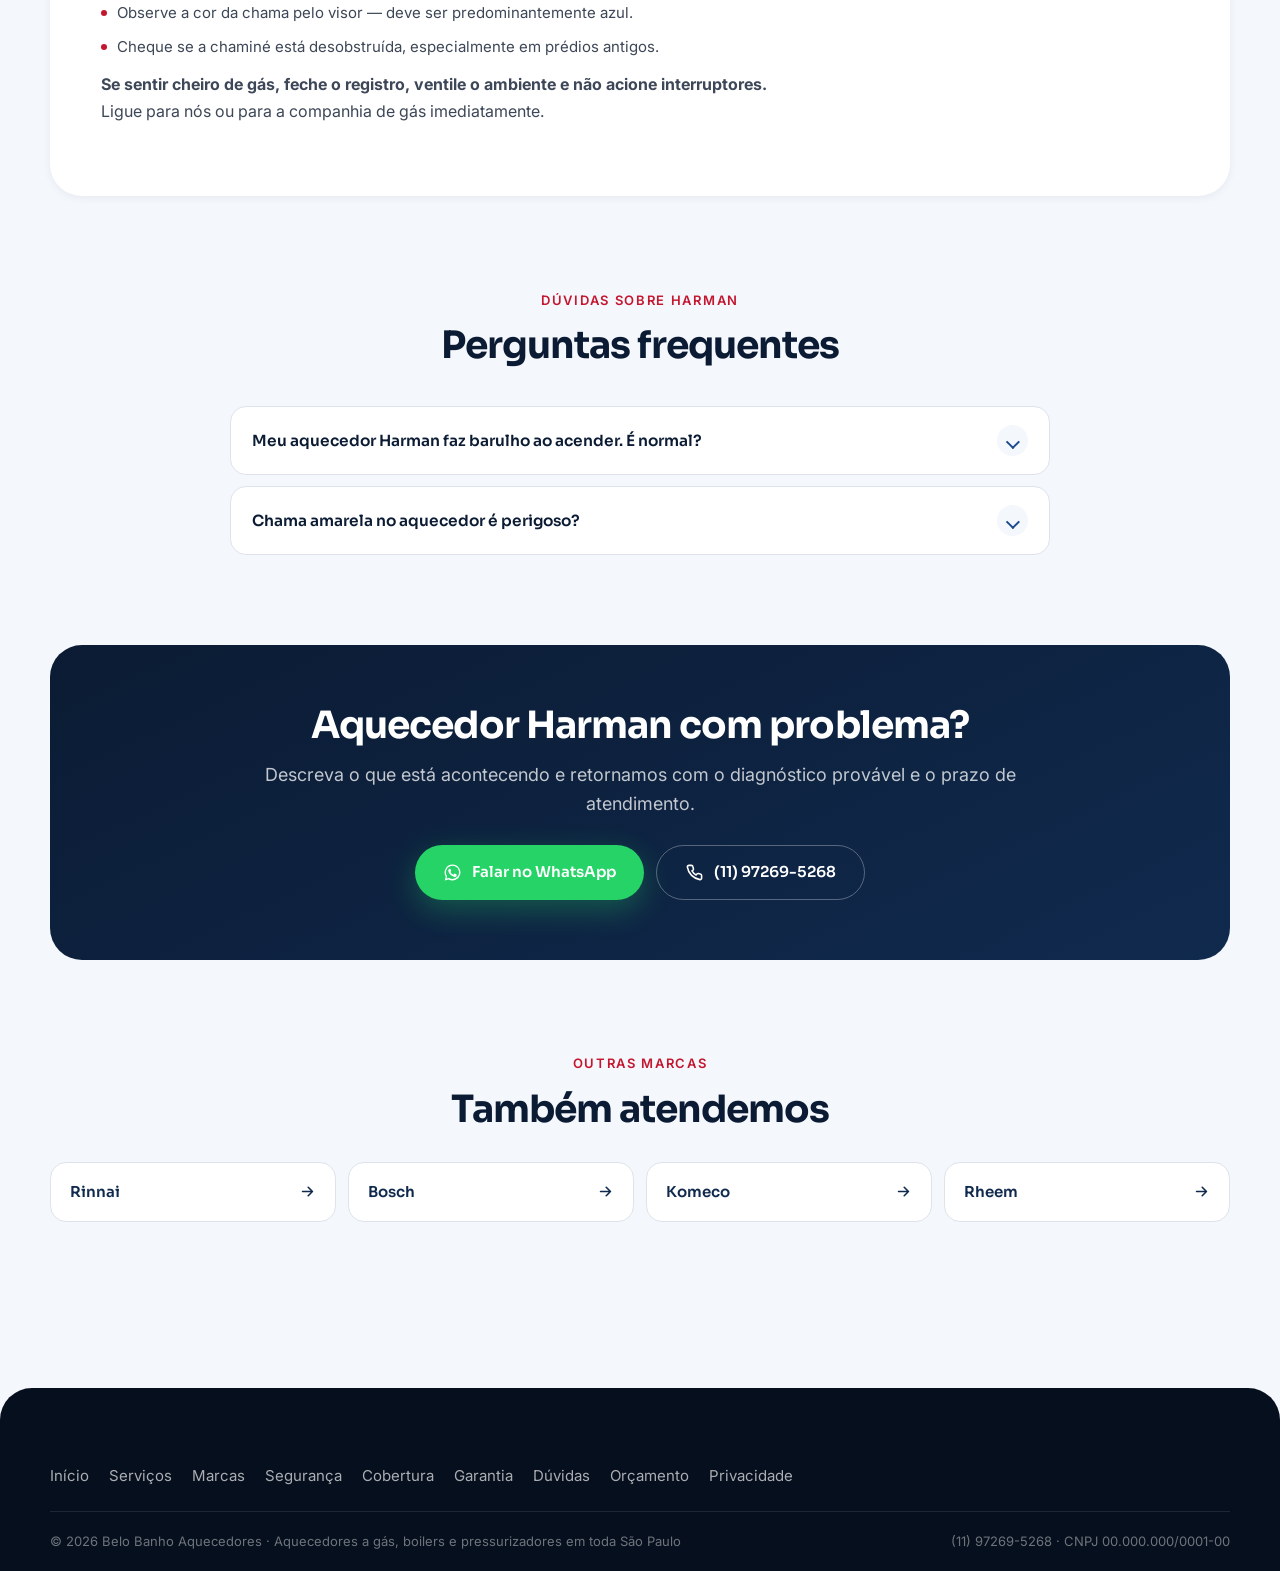
<file: site/marcas/harman.html>
<!DOCTYPE html>
<html lang="pt-BR">
<head>
<meta charset="UTF-8">
<meta name="viewport" content="width=device-width, initial-scale=1">
<title>Conserto de Aquecedor Harman em São Paulo | Belo Banho</title>
<meta name="description" content="Assistência técnica para aquecedor Harman em toda São Paulo. Diagnóstico documentado, orçamento antes da execução e garantia por escrito.">
<link rel="canonical" href="https://belobanho.com.br/marcas/harman">
<meta name="theme-color" content="#0B1B33">
<meta property="og:type" content="article"><meta property="og:locale" content="pt_BR">
<meta property="og:title" content="Conserto de Aquecedor Harman em São Paulo | Belo Banho"><meta property="og:description" content="Assistência técnica para aquecedor Harman em toda São Paulo. Diagnóstico documentado, orçamento antes da execução e garantia por escrito.">
<link rel="preconnect" href="https://fonts.googleapis.com">
<link rel="preconnect" href="https://fonts.gstatic.com" crossorigin>
<link href="https://fonts.googleapis.com/css2?family=Sora:wght@600;700;800&family=Inter:wght@400;500;600&display=swap" rel="stylesheet">
<link rel="stylesheet" href="../assets/style.css">
</head>
<body>
<a class="skip" href="#main">Pular para o conteúdo principal</a>
<header class="hdr" id="hdr"><div class="wrap nav"><a href="../index.html" class="logo" aria-label="Belo Banho Aquecedores — início"><img src="../assets/logo.png" alt="Belo Banho Aquecedores" class="logo__img"></a><nav class="nav__links" aria-label="Navegação"><a href="../index.html">Início</a><a href="../index.html#servicos">Serviços</a><a href="../index.html#marcas" aria-current="true">Marcas</a><a href="../index.html#faq">Dúvidas</a></nav><a href="#orcamento" class="btn btn--primary nav-cta" style="min-height:42px;padding:10px 20px">Orçamento</a><button class="burger" id="burger" aria-label="Abrir menu de navegação" aria-expanded="false" aria-controls="drawer"><span></span><span></span><span></span></button></div></header><div class="drawer" id="drawer" role="dialog" aria-modal="true" aria-label="Menu de navegação"><button class="drawer__close" id="drawerClose" aria-label="Fechar menu"><svg viewBox="0 0 24 24" fill="none" stroke="currentColor" stroke-width="2" stroke-linecap="round" aria-hidden="true"><path d="M18 6 6 18M6 6l12 12"/></svg></button><a href="../index.html">Início</a><a href="../index.html#servicos">Serviços</a><a href="../index.html#marcas">Marcas</a><a href="../index.html#seguranca">Segurança</a><a href="../index.html#cobertura">Área de Atendimento</a><a href="../index.html#faq">Dúvidas</a><a href="#orcamento" class="btn btn--primary">Solicitar orçamento</a></div>
<main id="main"><div class="wrap">
<nav class="crumb" aria-label="Trilha de navegação"><ol>
  <li><a href="../index.html">Início</a></li><li aria-hidden="true">›</li>
  <li><a href="../index.html#marcas">Marcas</a></li><li aria-hidden="true">›</li>
  <li aria-current="page">Harman</li>
</ol></nav>

<section class="phero">
  <div class="phero__grid">
    <div class="rv">
      <span class="eyebrow" style="color:var(--red-500)">Assistência técnica Harman</span>
      <h1>Conserto de aquecedor Harman em São Paulo</h1>
      <p class="lead">Atendimento especializado em aquecedores a gás de passagem. Diagnóstico documentado, orçamento aprovado antes da execução e garantia por escrito.</p>
      <div class="phero__cta">
        <a href="https://wa.me/5511972695268?text=Ol%C3%A1!%20Meu%20aquecedor%20Harman%20est%C3%A1%20com%20problema." class="btn btn--wa" data-track="wa" data-origin="phero_harman"><svg viewBox="0 0 24 24" fill="currentColor" aria-hidden="true"><path d="M12 2a10 10 0 0 0-8.5 15.2L2.2 22l4.9-1.3A10 10 0 1 0 12 2m0 18.1a8.3 8.3 0 0 1-4.2-1.2l-.3-.1-3.1.8.8-3-.2-.3A8.3 8.3 0 1 1 12 20.1m4.6-5.9-1.7-.8q-.35-.15-.55.15l-.8 1q-.25.3-.6.1a6.8 6.8 0 0 1-3.4-3q-.2-.35.05-.6l.7-.8q.2-.25.05-.5l-.9-2.1q-.2-.45-.6-.45h-.5q-.4 0-.75.4a3.2 3.2 0 0 0-.9 2.3 5.6 5.6 0 0 0 1.15 2.9 12 12 0 0 0 5 4.4 3.6 3.6 0 0 0 2.9.35 2.5 2.5 0 0 0 1.5-1.35 1.8 1.8 0 0 0 .1-1.1z"/></svg> Falar no WhatsApp</a>
        <a href="tel:+5511972695268" class="btn btn--onDark" data-track="tel" data-origin="phero_harman"><svg viewBox="0 0 24 24" fill="none" stroke="currentColor" stroke-width="2" stroke-linecap="round" stroke-linejoin="round" aria-hidden="true"><path d="M21 16v3a2 2 0 0 1-2.2 2A19 19 0 0 1 3 5.2 2 2 0 0 1 5 3h3a2 2 0 0 1 2 1.7l.6 2.4a2 2 0 0 1-.5 1.9L8.8 10a15 15 0 0 0 5.2 5.2l1-1.3a2 2 0 0 1 1.9-.5l2.4.6A2 2 0 0 1 21 16"/></svg> Ligar agora</a>
      </div>
    </div>
    <div class="phero__card rv">
      <h2>O que fazemos em aparelhos Harman</h2>
      <ul>
        <li><i class="ic ic-ck" aria-hidden="true"></i><span>Conserto e substituição de peças</span></li>
        <li><i class="ic ic-ck" aria-hidden="true"></i><span>Manutenção preventiva anual</span></li>
        <li><i class="ic ic-ck" aria-hidden="true"></i><span>Instalação conforme NBR 13103</span></li>
        <li><i class="ic ic-ck" aria-hidden="true"></i><span>Conversão GLP ↔ gás natural</span></li>
        <li><i class="ic ic-ck" aria-hidden="true"></i><span>Atendimento em toda São Paulo</span></li>
      </ul>
    </div>
  </div>
</section>

<section class="sect">
  <div class="panel-white prose rv">
    <span class="eyebrow">Sobre a marca</span>
    <h2 class="h2">Aquecedores Harman: o que costuma dar problema</h2>
    <p>Os aquecedores Harman aparecem com frequência em apartamentos e imóveis residenciais de São Paulo. São aparelhos de construção direta, o que facilita o diagnóstico, e a maior parte das falhas que atendemos está concentrada em ignição, sensor de chama e exaustão.</p>
    <div class="safety__note" style="background:var(--blue-50);border-left-color:var(--red-600);color:var(--gray-700);border-radius:0 10px 10px 0;margin-top:18px;padding:16px 18px;font-size:.9375rem">Instalações antigas com chaminé compartilhada são um ponto crítico nesta linha: tiragem insuficiente derruba a chama e faz o cliente achar que o aparelho está com defeito quando o problema é a exaustão.</div>

    <h3>Códigos e sintomas frequentes em aquecedores Harman</h3>
    <div class="tblwrap"><table class="tbl">
      <caption>Os códigos variam conforme o modelo e o ano de fabricação. Consulte o manual do seu aparelho — na dúvida, envie uma foto do display pelo WhatsApp e confirmamos o diagnóstico antes de agendar.</caption>
      <thead><tr><th>Código / sintoma</th><th>O que aparece</th><th>Causas mais comuns</th></tr></thead>
      <tbody><tr><td><code>Não acende</code></td><td>Sem ignição ao abrir a água</td><td>Eletrodo, bateria/alimentação, gás fechado ou ar na linha</td></tr><tr><td><code>Acende e apaga</code></td><td>Chama não se mantém</td><td>Sensor de chama, pressão de gás ou exaustão obstruída</td></tr><tr><td><code>Água não esquenta o suficiente</code></td><td>Temperatura baixa</td><td>Queimador sujo, regulagem ou vazão alta demais</td></tr><tr><td><code>Cheiro de gás</code></td><td>Odor perceptível no ambiente</td><td>PARE o uso e chame imediatamente — possível vazamento</td></tr><tr><td><code>Chama amarela</code></td><td>Coloração irregular da chama</td><td>Combustão inadequada — risco de monóxido, exige atendimento</td></tr></tbody>
    </table></div>

    <h3>Antes de chamar o técnico</h3>
    <p>Nem todo problema exige visita. Verifique estes pontos — se resolver, você economizou uma chamada:</p>
    <ul><li>Confirme se o registro de gás está aberto e há gás disponível.</li><li>Verifique se o aparelho dá faísca ao abrir a torneira de água quente.</li><li>Observe a cor da chama pelo visor — deve ser predominantemente azul.</li><li>Cheque se a chaminé está desobstruída, especialmente em prédios antigos.</li></ul>
    <p><strong>Se sentir cheiro de gás, feche o registro, ventile o ambiente e não acione interruptores.</strong> Ligue para nós ou para a companhia de gás imediatamente.</p>
  </div>
</section>

<section class="sect" style="padding-top:0"><div class="wrap" style="width:100%">
  <div class="mid rv"><span class="eyebrow">Dúvidas sobre Harman</span><h2 class="h2">Perguntas frequentes</h2></div>
  <div class="faq rv"><div class="faq__item"><button class="faq__q" aria-expanded="false">Meu aquecedor Harman faz barulho ao acender. É normal?<span class="faq__chev"><i class="ic ic-chev" aria-hidden="true"></i></span></button><div class="faq__a"><p>Um estalo curto na ignição é normal. Estouro alto, chama que &#x27;volta&#x27; ou ruído contínuo não são — indicam pressão de gás inadequada ou queimador sujo e devem ser avaliados.</p></div></div><div class="faq__item"><button class="faq__q" aria-expanded="false">Chama amarela no aquecedor é perigoso?<span class="faq__chev"><i class="ic ic-chev" aria-hidden="true"></i></span></button><div class="faq__a"><p>Sim. Chama deve ser predominantemente azul. Amarela indica combustão incompleta, que produz monóxido de carbono. Suspenda o uso e chame um técnico.</p></div></div></div>
</div></section>

<section class="sect" id="orcamento" style="padding-top:0">
  <div class="cta rv" style="text-align:center">
    <h2 class="h2">Aquecedor Harman com problema?</h2>
    <p class="lead" style="margin:0 auto 26px">Descreva o que está acontecendo e retornamos com o diagnóstico provável e o prazo de atendimento.</p>
    <div style="display:flex;gap:12px;justify-content:center;flex-wrap:wrap">
      <a href="https://wa.me/5511972695268?text=Ol%C3%A1!%20Meu%20aquecedor%20Harman%20est%C3%A1%20com%20problema." class="btn btn--wa" data-track="wa" data-origin="cta_harman"><svg viewBox="0 0 24 24" fill="currentColor" aria-hidden="true"><path d="M12 2a10 10 0 0 0-8.5 15.2L2.2 22l4.9-1.3A10 10 0 1 0 12 2m0 18.1a8.3 8.3 0 0 1-4.2-1.2l-.3-.1-3.1.8.8-3-.2-.3A8.3 8.3 0 1 1 12 20.1m4.6-5.9-1.7-.8q-.35-.15-.55.15l-.8 1q-.25.3-.6.1a6.8 6.8 0 0 1-3.4-3q-.2-.35.05-.6l.7-.8q.2-.25.05-.5l-.9-2.1q-.2-.45-.6-.45h-.5q-.4 0-.75.4a3.2 3.2 0 0 0-.9 2.3 5.6 5.6 0 0 0 1.15 2.9 12 12 0 0 0 5 4.4 3.6 3.6 0 0 0 2.9.35 2.5 2.5 0 0 0 1.5-1.35 1.8 1.8 0 0 0 .1-1.1z"/></svg> Falar no WhatsApp</a>
      <a href="tel:+5511972695268" class="btn btn--onDark" data-track="tel" data-origin="cta_harman"><svg viewBox="0 0 24 24" fill="none" stroke="currentColor" stroke-width="2" stroke-linecap="round" stroke-linejoin="round" aria-hidden="true"><path d="M21 16v3a2 2 0 0 1-2.2 2A19 19 0 0 1 3 5.2 2 2 0 0 1 5 3h3a2 2 0 0 1 2 1.7l.6 2.4a2 2 0 0 1-.5 1.9L8.8 10a15 15 0 0 0 5.2 5.2l1-1.3a2 2 0 0 1 1.9-.5l2.4.6A2 2 0 0 1 21 16"/></svg> (11) 97269-5268</a>
    </div>
  </div>
</section>

<section class="sect" style="padding-top:0">
  <div class="mid rv"><span class="eyebrow">Outras marcas</span><h2 class="h2">Também atendemos</h2></div>
  <div class="rel rv"><a href="rinnai">Rinnai <svg viewBox="0 0 24 24" fill="none" stroke="currentColor" stroke-width="2.2" stroke-linecap="round" stroke-linejoin="round" aria-hidden="true"><path d="M5 12h14M13 6l6 6-6 6"/></svg></a><a href="bosch">Bosch <svg viewBox="0 0 24 24" fill="none" stroke="currentColor" stroke-width="2.2" stroke-linecap="round" stroke-linejoin="round" aria-hidden="true"><path d="M5 12h14M13 6l6 6-6 6"/></svg></a><a href="komeco">Komeco <svg viewBox="0 0 24 24" fill="none" stroke="currentColor" stroke-width="2.2" stroke-linecap="round" stroke-linejoin="round" aria-hidden="true"><path d="M5 12h14M13 6l6 6-6 6"/></svg></a><a href="rheem">Rheem <svg viewBox="0 0 24 24" fill="none" stroke="currentColor" stroke-width="2.2" stroke-linecap="round" stroke-linejoin="round" aria-hidden="true"><path d="M5 12h14M13 6l6 6-6 6"/></svg></a></div>
</section>
</div></main>

<footer class="ft"><div class="wrap"><div style="display:flex;flex-wrap:wrap;gap:12px 20px;font-size:.9375rem;padding-bottom:22px"><a href="../index.html">Início</a><a href="../index.html#servicos">Serviços</a><a href="../index.html#marcas">Marcas</a><a href="../index.html#seguranca">Segurança</a><a href="../index.html#cobertura">Cobertura</a><a href="../index.html#garantia">Garantia</a><a href="../index.html#faq">Dúvidas</a><a href="../index.html#orcamento">Orçamento</a><a href="/politica-de-privacidade">Privacidade</a></div><div class="ft__bottom"><span>© 2026 Belo Banho Aquecedores · Aquecedores a gás, boilers e pressurizadores em toda São Paulo</span><span>(11) 97269-5268 · CNPJ 00.000.000/0001-00</span></div></div></footer>

<a href="https://wa.me/5511972695268?text=Ol%C3%A1!%20Meu%20aquecedor%20Harman%20est%C3%A1%20com%20problema." class="wafab" aria-label="Falar no WhatsApp" data-track="wa" data-origin="fab"><svg viewBox="0 0 24 24" fill="currentColor" aria-hidden="true"><path d="M12 2a10 10 0 0 0-8.5 15.2L2.2 22l4.9-1.3A10 10 0 1 0 12 2m0 18.1a8.3 8.3 0 0 1-4.2-1.2l-.3-.1-3.1.8.8-3-.2-.3A8.3 8.3 0 1 1 12 20.1m4.6-5.9-1.7-.8q-.35-.15-.55.15l-.8 1q-.25.3-.6.1a6.8 6.8 0 0 1-3.4-3q-.2-.35.05-.6l.7-.8q.2-.25.05-.5l-.9-2.1q-.2-.45-.6-.45h-.5q-.4 0-.75.4a3.2 3.2 0 0 0-.9 2.3 5.6 5.6 0 0 0 1.15 2.9 12 12 0 0 0 5 4.4 3.6 3.6 0 0 0 2.9.35 2.5 2.5 0 0 0 1.5-1.35 1.8 1.8 0 0 0 .1-1.1z"/></svg></a>

<script type="application/ld+json">{"@context": "https://schema.org", "@type": "Service", "serviceType": "Conserto de aquecedor Harman", "brand": {"@type": "Brand", "name": "Harman"}, "provider": {"@type": "HVACBusiness", "name": "Belo Banho Aquecedores", "@id": "https://belobanho.com.br/#organizacao"}, "areaServed": {"@type": "City", "name": "São Paulo"}, "description": "Assistência técnica para aquecedor Harman em toda São Paulo. Diagnóstico documentado, orçamento antes da execução e garantia por escrito."}</script>
<script type="application/ld+json">{"@context": "https://schema.org", "@type": "FAQPage", "mainEntity": [{"@type": "Question", "name": "Meu aquecedor Harman faz barulho ao acender. É normal?", "acceptedAnswer": {"@type": "Answer", "text": "Um estalo curto na ignição é normal. Estouro alto, chama que 'volta' ou ruído contínuo não são — indicam pressão de gás inadequada ou queimador sujo e devem ser avaliados."}}, {"@type": "Question", "name": "Chama amarela no aquecedor é perigoso?", "acceptedAnswer": {"@type": "Answer", "text": "Sim. Chama deve ser predominantemente azul. Amarela indica combustão incompleta, que produz monóxido de carbono. Suspenda o uso e chame um técnico."}}]}</script>
<script type="application/ld+json">{"@context": "https://schema.org", "@type": "BreadcrumbList", "itemListElement": [{"@type": "ListItem", "position": 1, "name": "Início", "item": "https://belobanho.com.br/"}, {"@type": "ListItem", "position": 2, "name": "Marcas", "item": "https://belobanho.com.br/#marcas"}, {"@type": "ListItem", "position": 3, "name": "Harman", "item": "https://belobanho.com.br/marcas/harman"}]}</script>
<script src="../assets/app.js" defer></script>
</body>
</html>
</file>
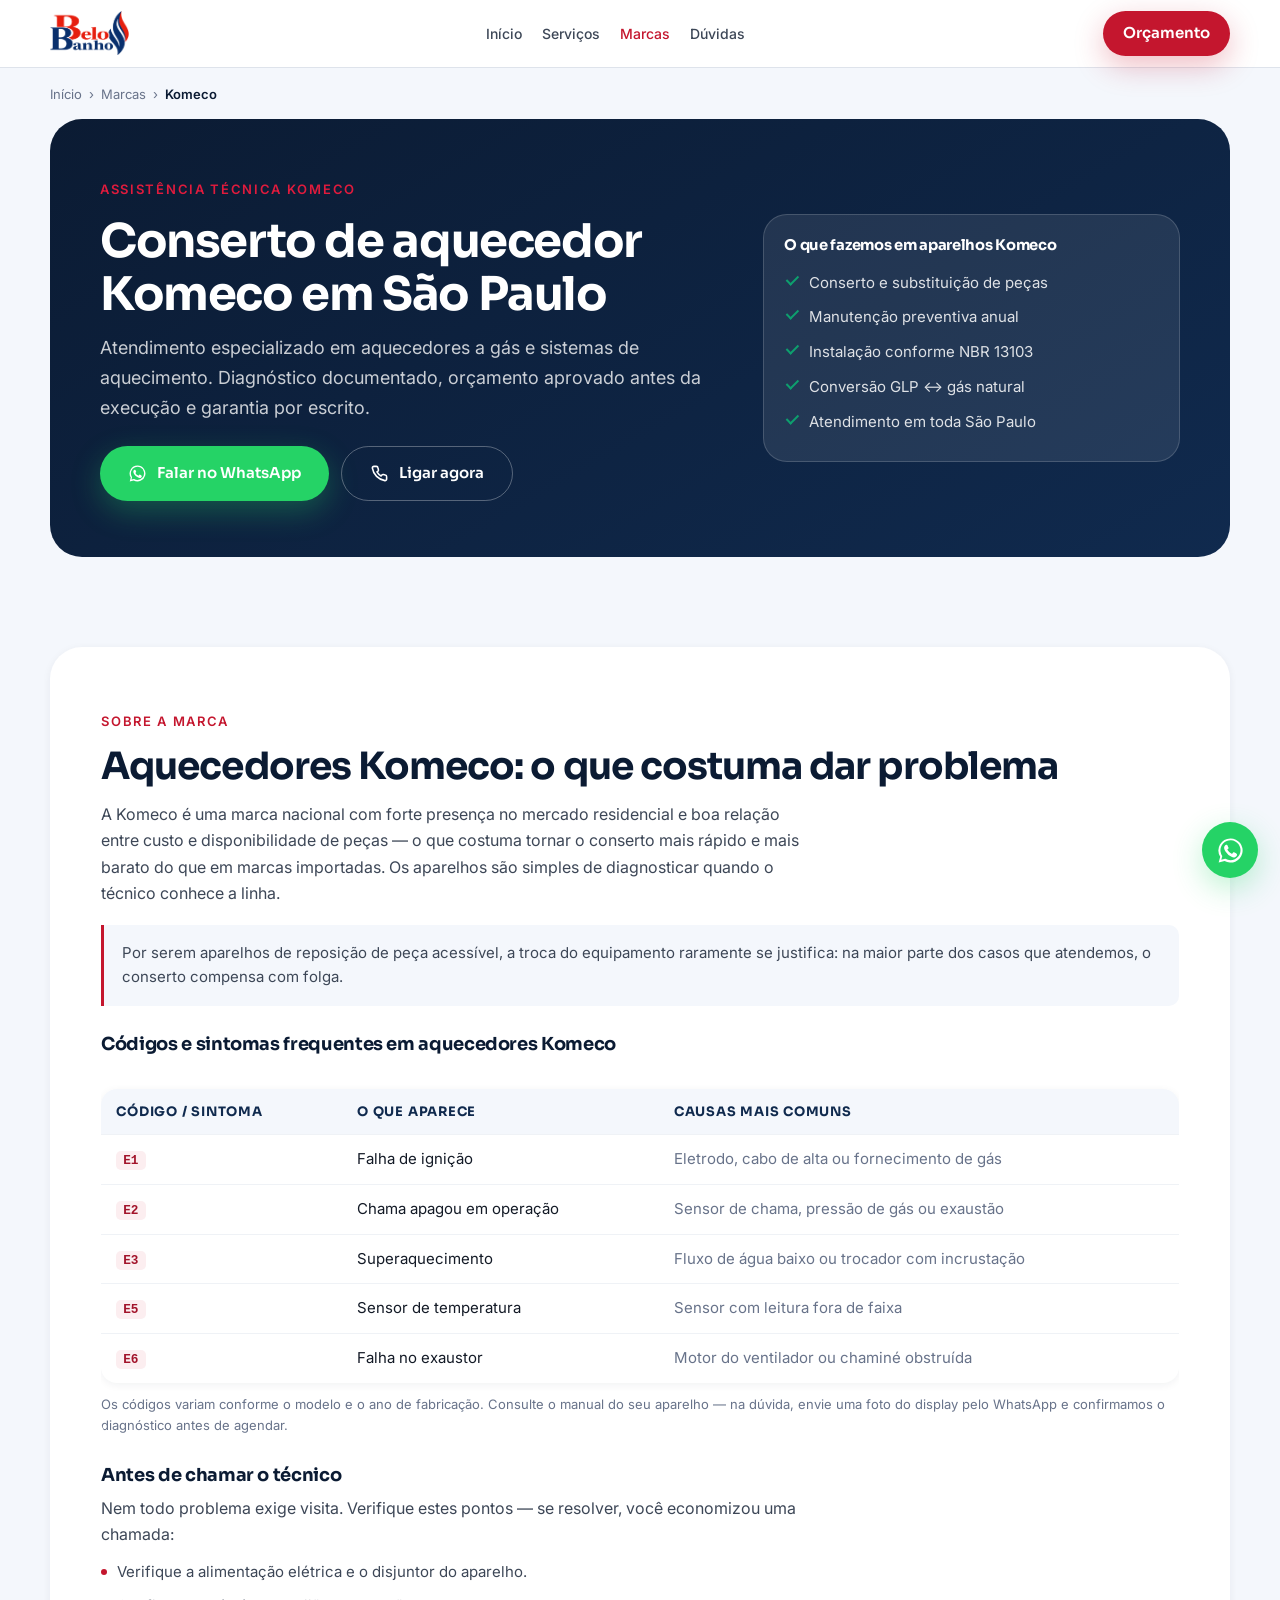
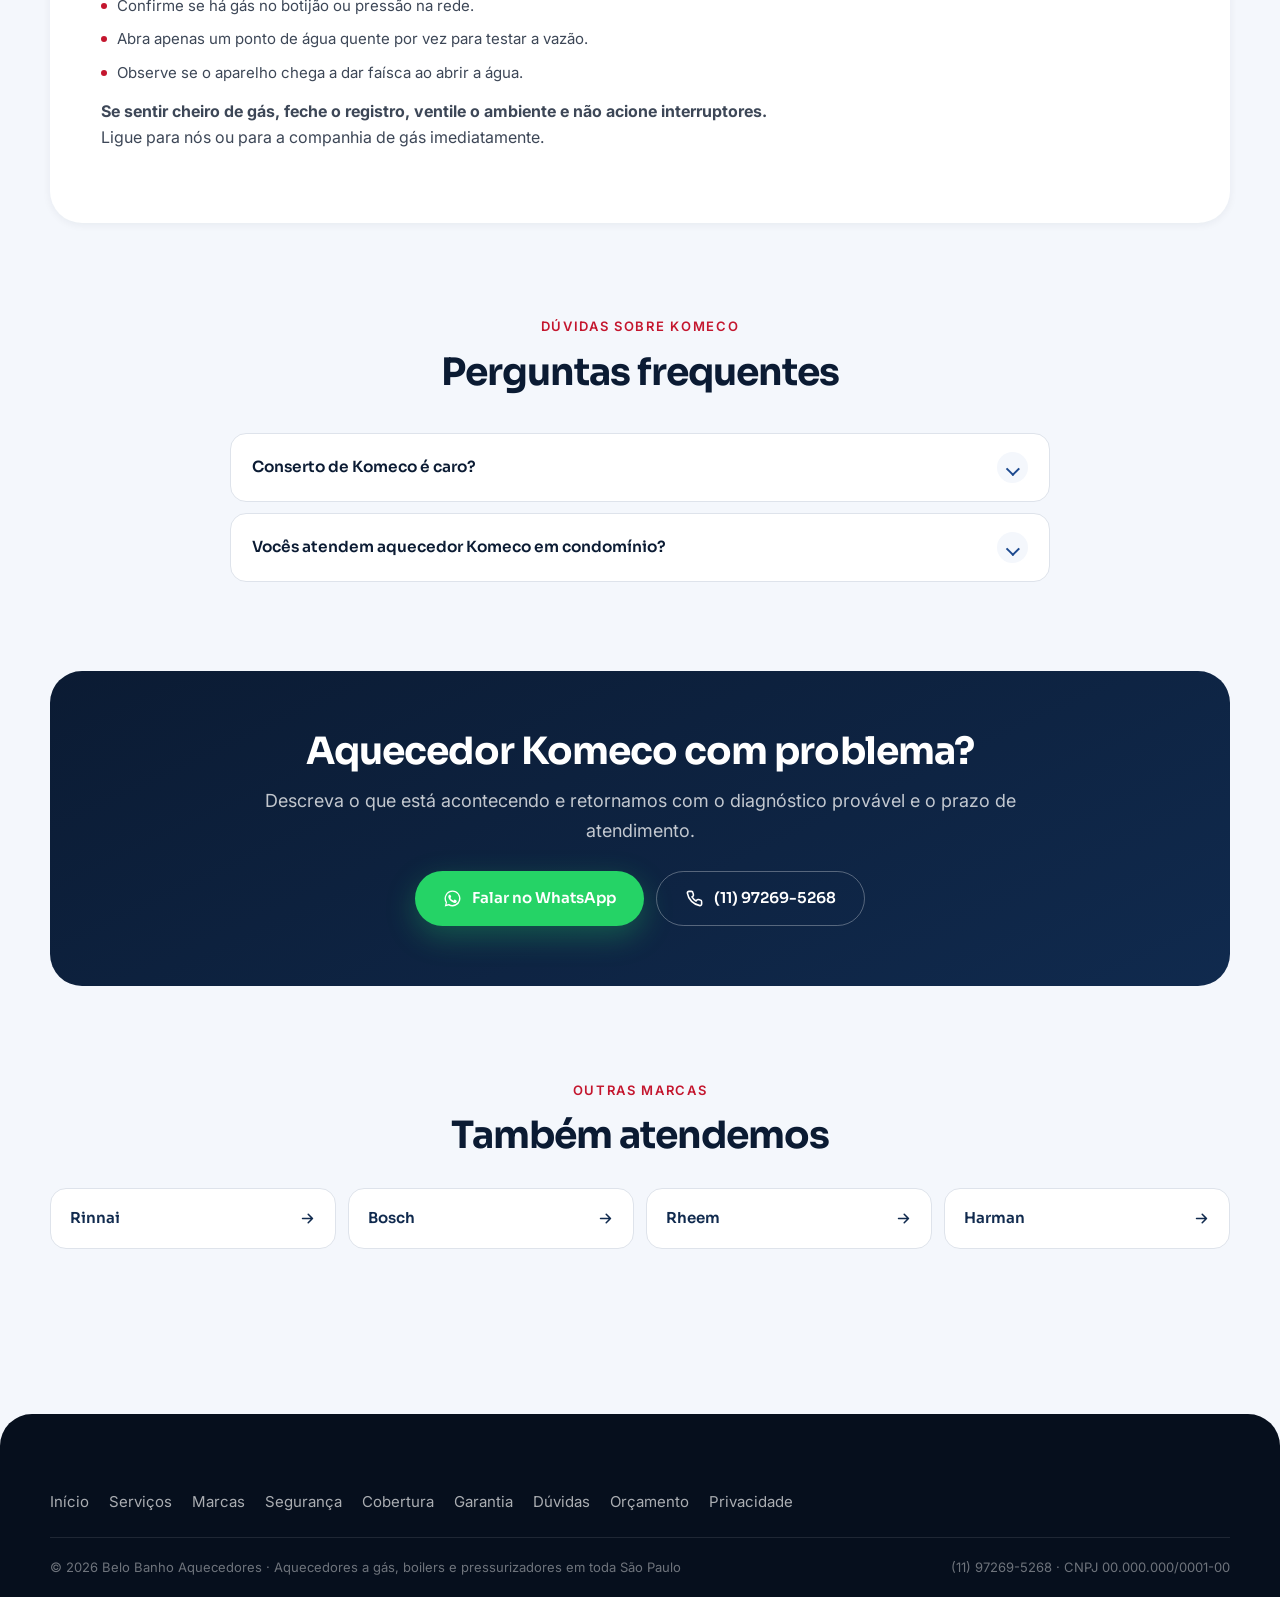
<file: site/marcas/komeco.html>
<!DOCTYPE html>
<html lang="pt-BR">
<head>
<meta charset="UTF-8">
<meta name="viewport" content="width=device-width, initial-scale=1">
<title>Conserto de Aquecedor Komeco em São Paulo | Belo Banho</title>
<meta name="description" content="Assistência técnica para aquecedor Komeco em toda São Paulo. Diagnóstico documentado, orçamento antes da execução e garantia por escrito.">
<link rel="canonical" href="https://belobanho.com.br/marcas/komeco">
<meta name="theme-color" content="#0B1B33">
<meta property="og:type" content="article"><meta property="og:locale" content="pt_BR">
<meta property="og:title" content="Conserto de Aquecedor Komeco em São Paulo | Belo Banho"><meta property="og:description" content="Assistência técnica para aquecedor Komeco em toda São Paulo. Diagnóstico documentado, orçamento antes da execução e garantia por escrito.">
<link rel="preconnect" href="https://fonts.googleapis.com">
<link rel="preconnect" href="https://fonts.gstatic.com" crossorigin>
<link href="https://fonts.googleapis.com/css2?family=Sora:wght@600;700;800&family=Inter:wght@400;500;600&display=swap" rel="stylesheet">
<link rel="stylesheet" href="../assets/style.css">
</head>
<body>
<a class="skip" href="#main">Pular para o conteúdo principal</a>
<header class="hdr" id="hdr"><div class="wrap nav"><a href="../index.html" class="logo" aria-label="Belo Banho Aquecedores — início"><img src="../assets/logo.png" alt="Belo Banho Aquecedores" class="logo__img"></a><nav class="nav__links" aria-label="Navegação"><a href="../index.html">Início</a><a href="../index.html#servicos">Serviços</a><a href="../index.html#marcas" aria-current="true">Marcas</a><a href="../index.html#faq">Dúvidas</a></nav><a href="#orcamento" class="btn btn--primary nav-cta" style="min-height:42px;padding:10px 20px">Orçamento</a><button class="burger" id="burger" aria-label="Abrir menu de navegação" aria-expanded="false" aria-controls="drawer"><span></span><span></span><span></span></button></div></header><div class="drawer" id="drawer" role="dialog" aria-modal="true" aria-label="Menu de navegação"><button class="drawer__close" id="drawerClose" aria-label="Fechar menu"><svg viewBox="0 0 24 24" fill="none" stroke="currentColor" stroke-width="2" stroke-linecap="round" aria-hidden="true"><path d="M18 6 6 18M6 6l12 12"/></svg></button><a href="../index.html">Início</a><a href="../index.html#servicos">Serviços</a><a href="../index.html#marcas">Marcas</a><a href="../index.html#seguranca">Segurança</a><a href="../index.html#cobertura">Área de Atendimento</a><a href="../index.html#faq">Dúvidas</a><a href="#orcamento" class="btn btn--primary">Solicitar orçamento</a></div>
<main id="main"><div class="wrap">
<nav class="crumb" aria-label="Trilha de navegação"><ol>
  <li><a href="../index.html">Início</a></li><li aria-hidden="true">›</li>
  <li><a href="../index.html#marcas">Marcas</a></li><li aria-hidden="true">›</li>
  <li aria-current="page">Komeco</li>
</ol></nav>

<section class="phero">
  <div class="phero__grid">
    <div class="rv">
      <span class="eyebrow" style="color:var(--red-500)">Assistência técnica Komeco</span>
      <h1>Conserto de aquecedor Komeco em São Paulo</h1>
      <p class="lead">Atendimento especializado em aquecedores a gás e sistemas de aquecimento. Diagnóstico documentado, orçamento aprovado antes da execução e garantia por escrito.</p>
      <div class="phero__cta">
        <a href="https://wa.me/5511972695268?text=Ol%C3%A1!%20Meu%20aquecedor%20Komeco%20est%C3%A1%20com%20problema." class="btn btn--wa" data-track="wa" data-origin="phero_komeco"><svg viewBox="0 0 24 24" fill="currentColor" aria-hidden="true"><path d="M12 2a10 10 0 0 0-8.5 15.2L2.2 22l4.9-1.3A10 10 0 1 0 12 2m0 18.1a8.3 8.3 0 0 1-4.2-1.2l-.3-.1-3.1.8.8-3-.2-.3A8.3 8.3 0 1 1 12 20.1m4.6-5.9-1.7-.8q-.35-.15-.55.15l-.8 1q-.25.3-.6.1a6.8 6.8 0 0 1-3.4-3q-.2-.35.05-.6l.7-.8q.2-.25.05-.5l-.9-2.1q-.2-.45-.6-.45h-.5q-.4 0-.75.4a3.2 3.2 0 0 0-.9 2.3 5.6 5.6 0 0 0 1.15 2.9 12 12 0 0 0 5 4.4 3.6 3.6 0 0 0 2.9.35 2.5 2.5 0 0 0 1.5-1.35 1.8 1.8 0 0 0 .1-1.1z"/></svg> Falar no WhatsApp</a>
        <a href="tel:+5511972695268" class="btn btn--onDark" data-track="tel" data-origin="phero_komeco"><svg viewBox="0 0 24 24" fill="none" stroke="currentColor" stroke-width="2" stroke-linecap="round" stroke-linejoin="round" aria-hidden="true"><path d="M21 16v3a2 2 0 0 1-2.2 2A19 19 0 0 1 3 5.2 2 2 0 0 1 5 3h3a2 2 0 0 1 2 1.7l.6 2.4a2 2 0 0 1-.5 1.9L8.8 10a15 15 0 0 0 5.2 5.2l1-1.3a2 2 0 0 1 1.9-.5l2.4.6A2 2 0 0 1 21 16"/></svg> Ligar agora</a>
      </div>
    </div>
    <div class="phero__card rv">
      <h2>O que fazemos em aparelhos Komeco</h2>
      <ul>
        <li><i class="ic ic-ck" aria-hidden="true"></i><span>Conserto e substituição de peças</span></li>
        <li><i class="ic ic-ck" aria-hidden="true"></i><span>Manutenção preventiva anual</span></li>
        <li><i class="ic ic-ck" aria-hidden="true"></i><span>Instalação conforme NBR 13103</span></li>
        <li><i class="ic ic-ck" aria-hidden="true"></i><span>Conversão GLP ↔ gás natural</span></li>
        <li><i class="ic ic-ck" aria-hidden="true"></i><span>Atendimento em toda São Paulo</span></li>
      </ul>
    </div>
  </div>
</section>

<section class="sect">
  <div class="panel-white prose rv">
    <span class="eyebrow">Sobre a marca</span>
    <h2 class="h2">Aquecedores Komeco: o que costuma dar problema</h2>
    <p>A Komeco é uma marca nacional com forte presença no mercado residencial e boa relação entre custo e disponibilidade de peças — o que costuma tornar o conserto mais rápido e mais barato do que em marcas importadas. Os aparelhos são simples de diagnosticar quando o técnico conhece a linha.</p>
    <div class="safety__note" style="background:var(--blue-50);border-left-color:var(--red-600);color:var(--gray-700);border-radius:0 10px 10px 0;margin-top:18px;padding:16px 18px;font-size:.9375rem">Por serem aparelhos de reposição de peça acessível, a troca do equipamento raramente se justifica: na maior parte dos casos que atendemos, o conserto compensa com folga.</div>

    <h3>Códigos e sintomas frequentes em aquecedores Komeco</h3>
    <div class="tblwrap"><table class="tbl">
      <caption>Os códigos variam conforme o modelo e o ano de fabricação. Consulte o manual do seu aparelho — na dúvida, envie uma foto do display pelo WhatsApp e confirmamos o diagnóstico antes de agendar.</caption>
      <thead><tr><th>Código / sintoma</th><th>O que aparece</th><th>Causas mais comuns</th></tr></thead>
      <tbody><tr><td><code>E1</code></td><td>Falha de ignição</td><td>Eletrodo, cabo de alta ou fornecimento de gás</td></tr><tr><td><code>E2</code></td><td>Chama apagou em operação</td><td>Sensor de chama, pressão de gás ou exaustão</td></tr><tr><td><code>E3</code></td><td>Superaquecimento</td><td>Fluxo de água baixo ou trocador com incrustação</td></tr><tr><td><code>E5</code></td><td>Sensor de temperatura</td><td>Sensor com leitura fora de faixa</td></tr><tr><td><code>E6</code></td><td>Falha no exaustor</td><td>Motor do ventilador ou chaminé obstruída</td></tr></tbody>
    </table></div>

    <h3>Antes de chamar o técnico</h3>
    <p>Nem todo problema exige visita. Verifique estes pontos — se resolver, você economizou uma chamada:</p>
    <ul><li>Verifique a alimentação elétrica e o disjuntor do aparelho.</li><li>Confirme se há gás no botijão ou pressão na rede.</li><li>Abra apenas um ponto de água quente por vez para testar a vazão.</li><li>Observe se o aparelho chega a dar faísca ao abrir a água.</li></ul>
    <p><strong>Se sentir cheiro de gás, feche o registro, ventile o ambiente e não acione interruptores.</strong> Ligue para nós ou para a companhia de gás imediatamente.</p>
  </div>
</section>

<section class="sect" style="padding-top:0"><div class="wrap" style="width:100%">
  <div class="mid rv"><span class="eyebrow">Dúvidas sobre Komeco</span><h2 class="h2">Perguntas frequentes</h2></div>
  <div class="faq rv"><div class="faq__item"><button class="faq__q" aria-expanded="false">Conserto de Komeco é caro?<span class="faq__chev"><i class="ic ic-chev" aria-hidden="true"></i></span></button><div class="faq__a"><p>Costuma ser um dos mais acessíveis do mercado, porque as peças de reposição são amplamente disponíveis no Brasil. Passamos o valor fechado antes de executar.</p></div></div><div class="faq__item"><button class="faq__q" aria-expanded="false">Vocês atendem aquecedor Komeco em condomínio?<span class="faq__chev"><i class="ic ic-chev" aria-hidden="true"></i></span></button><div class="faq__a"><p>Sim, inclusive em sistemas coletivos. Emitimos relatório técnico e nota fiscal para prestação de contas do síndico.</p></div></div></div>
</div></section>

<section class="sect" id="orcamento" style="padding-top:0">
  <div class="cta rv" style="text-align:center">
    <h2 class="h2">Aquecedor Komeco com problema?</h2>
    <p class="lead" style="margin:0 auto 26px">Descreva o que está acontecendo e retornamos com o diagnóstico provável e o prazo de atendimento.</p>
    <div style="display:flex;gap:12px;justify-content:center;flex-wrap:wrap">
      <a href="https://wa.me/5511972695268?text=Ol%C3%A1!%20Meu%20aquecedor%20Komeco%20est%C3%A1%20com%20problema." class="btn btn--wa" data-track="wa" data-origin="cta_komeco"><svg viewBox="0 0 24 24" fill="currentColor" aria-hidden="true"><path d="M12 2a10 10 0 0 0-8.5 15.2L2.2 22l4.9-1.3A10 10 0 1 0 12 2m0 18.1a8.3 8.3 0 0 1-4.2-1.2l-.3-.1-3.1.8.8-3-.2-.3A8.3 8.3 0 1 1 12 20.1m4.6-5.9-1.7-.8q-.35-.15-.55.15l-.8 1q-.25.3-.6.1a6.8 6.8 0 0 1-3.4-3q-.2-.35.05-.6l.7-.8q.2-.25.05-.5l-.9-2.1q-.2-.45-.6-.45h-.5q-.4 0-.75.4a3.2 3.2 0 0 0-.9 2.3 5.6 5.6 0 0 0 1.15 2.9 12 12 0 0 0 5 4.4 3.6 3.6 0 0 0 2.9.35 2.5 2.5 0 0 0 1.5-1.35 1.8 1.8 0 0 0 .1-1.1z"/></svg> Falar no WhatsApp</a>
      <a href="tel:+5511972695268" class="btn btn--onDark" data-track="tel" data-origin="cta_komeco"><svg viewBox="0 0 24 24" fill="none" stroke="currentColor" stroke-width="2" stroke-linecap="round" stroke-linejoin="round" aria-hidden="true"><path d="M21 16v3a2 2 0 0 1-2.2 2A19 19 0 0 1 3 5.2 2 2 0 0 1 5 3h3a2 2 0 0 1 2 1.7l.6 2.4a2 2 0 0 1-.5 1.9L8.8 10a15 15 0 0 0 5.2 5.2l1-1.3a2 2 0 0 1 1.9-.5l2.4.6A2 2 0 0 1 21 16"/></svg> (11) 97269-5268</a>
    </div>
  </div>
</section>

<section class="sect" style="padding-top:0">
  <div class="mid rv"><span class="eyebrow">Outras marcas</span><h2 class="h2">Também atendemos</h2></div>
  <div class="rel rv"><a href="rinnai">Rinnai <svg viewBox="0 0 24 24" fill="none" stroke="currentColor" stroke-width="2.2" stroke-linecap="round" stroke-linejoin="round" aria-hidden="true"><path d="M5 12h14M13 6l6 6-6 6"/></svg></a><a href="bosch">Bosch <svg viewBox="0 0 24 24" fill="none" stroke="currentColor" stroke-width="2.2" stroke-linecap="round" stroke-linejoin="round" aria-hidden="true"><path d="M5 12h14M13 6l6 6-6 6"/></svg></a><a href="rheem">Rheem <svg viewBox="0 0 24 24" fill="none" stroke="currentColor" stroke-width="2.2" stroke-linecap="round" stroke-linejoin="round" aria-hidden="true"><path d="M5 12h14M13 6l6 6-6 6"/></svg></a><a href="harman">Harman <svg viewBox="0 0 24 24" fill="none" stroke="currentColor" stroke-width="2.2" stroke-linecap="round" stroke-linejoin="round" aria-hidden="true"><path d="M5 12h14M13 6l6 6-6 6"/></svg></a></div>
</section>
</div></main>

<footer class="ft"><div class="wrap"><div style="display:flex;flex-wrap:wrap;gap:12px 20px;font-size:.9375rem;padding-bottom:22px"><a href="../index.html">Início</a><a href="../index.html#servicos">Serviços</a><a href="../index.html#marcas">Marcas</a><a href="../index.html#seguranca">Segurança</a><a href="../index.html#cobertura">Cobertura</a><a href="../index.html#garantia">Garantia</a><a href="../index.html#faq">Dúvidas</a><a href="../index.html#orcamento">Orçamento</a><a href="/politica-de-privacidade">Privacidade</a></div><div class="ft__bottom"><span>© 2026 Belo Banho Aquecedores · Aquecedores a gás, boilers e pressurizadores em toda São Paulo</span><span>(11) 97269-5268 · CNPJ 00.000.000/0001-00</span></div></div></footer>

<a href="https://wa.me/5511972695268?text=Ol%C3%A1!%20Meu%20aquecedor%20Komeco%20est%C3%A1%20com%20problema." class="wafab" aria-label="Falar no WhatsApp" data-track="wa" data-origin="fab"><svg viewBox="0 0 24 24" fill="currentColor" aria-hidden="true"><path d="M12 2a10 10 0 0 0-8.5 15.2L2.2 22l4.9-1.3A10 10 0 1 0 12 2m0 18.1a8.3 8.3 0 0 1-4.2-1.2l-.3-.1-3.1.8.8-3-.2-.3A8.3 8.3 0 1 1 12 20.1m4.6-5.9-1.7-.8q-.35-.15-.55.15l-.8 1q-.25.3-.6.1a6.8 6.8 0 0 1-3.4-3q-.2-.35.05-.6l.7-.8q.2-.25.05-.5l-.9-2.1q-.2-.45-.6-.45h-.5q-.4 0-.75.4a3.2 3.2 0 0 0-.9 2.3 5.6 5.6 0 0 0 1.15 2.9 12 12 0 0 0 5 4.4 3.6 3.6 0 0 0 2.9.35 2.5 2.5 0 0 0 1.5-1.35 1.8 1.8 0 0 0 .1-1.1z"/></svg></a>

<script type="application/ld+json">{"@context": "https://schema.org", "@type": "Service", "serviceType": "Conserto de aquecedor Komeco", "brand": {"@type": "Brand", "name": "Komeco"}, "provider": {"@type": "HVACBusiness", "name": "Belo Banho Aquecedores", "@id": "https://belobanho.com.br/#organizacao"}, "areaServed": {"@type": "City", "name": "São Paulo"}, "description": "Assistência técnica para aquecedor Komeco em toda São Paulo. Diagnóstico documentado, orçamento antes da execução e garantia por escrito."}</script>
<script type="application/ld+json">{"@context": "https://schema.org", "@type": "FAQPage", "mainEntity": [{"@type": "Question", "name": "Conserto de Komeco é caro?", "acceptedAnswer": {"@type": "Answer", "text": "Costuma ser um dos mais acessíveis do mercado, porque as peças de reposição são amplamente disponíveis no Brasil. Passamos o valor fechado antes de executar."}}, {"@type": "Question", "name": "Vocês atendem aquecedor Komeco em condomínio?", "acceptedAnswer": {"@type": "Answer", "text": "Sim, inclusive em sistemas coletivos. Emitimos relatório técnico e nota fiscal para prestação de contas do síndico."}}]}</script>
<script type="application/ld+json">{"@context": "https://schema.org", "@type": "BreadcrumbList", "itemListElement": [{"@type": "ListItem", "position": 1, "name": "Início", "item": "https://belobanho.com.br/"}, {"@type": "ListItem", "position": 2, "name": "Marcas", "item": "https://belobanho.com.br/#marcas"}, {"@type": "ListItem", "position": 3, "name": "Komeco", "item": "https://belobanho.com.br/marcas/komeco"}]}</script>
<script src="../assets/app.js" defer></script>
</body>
</html>
</file>
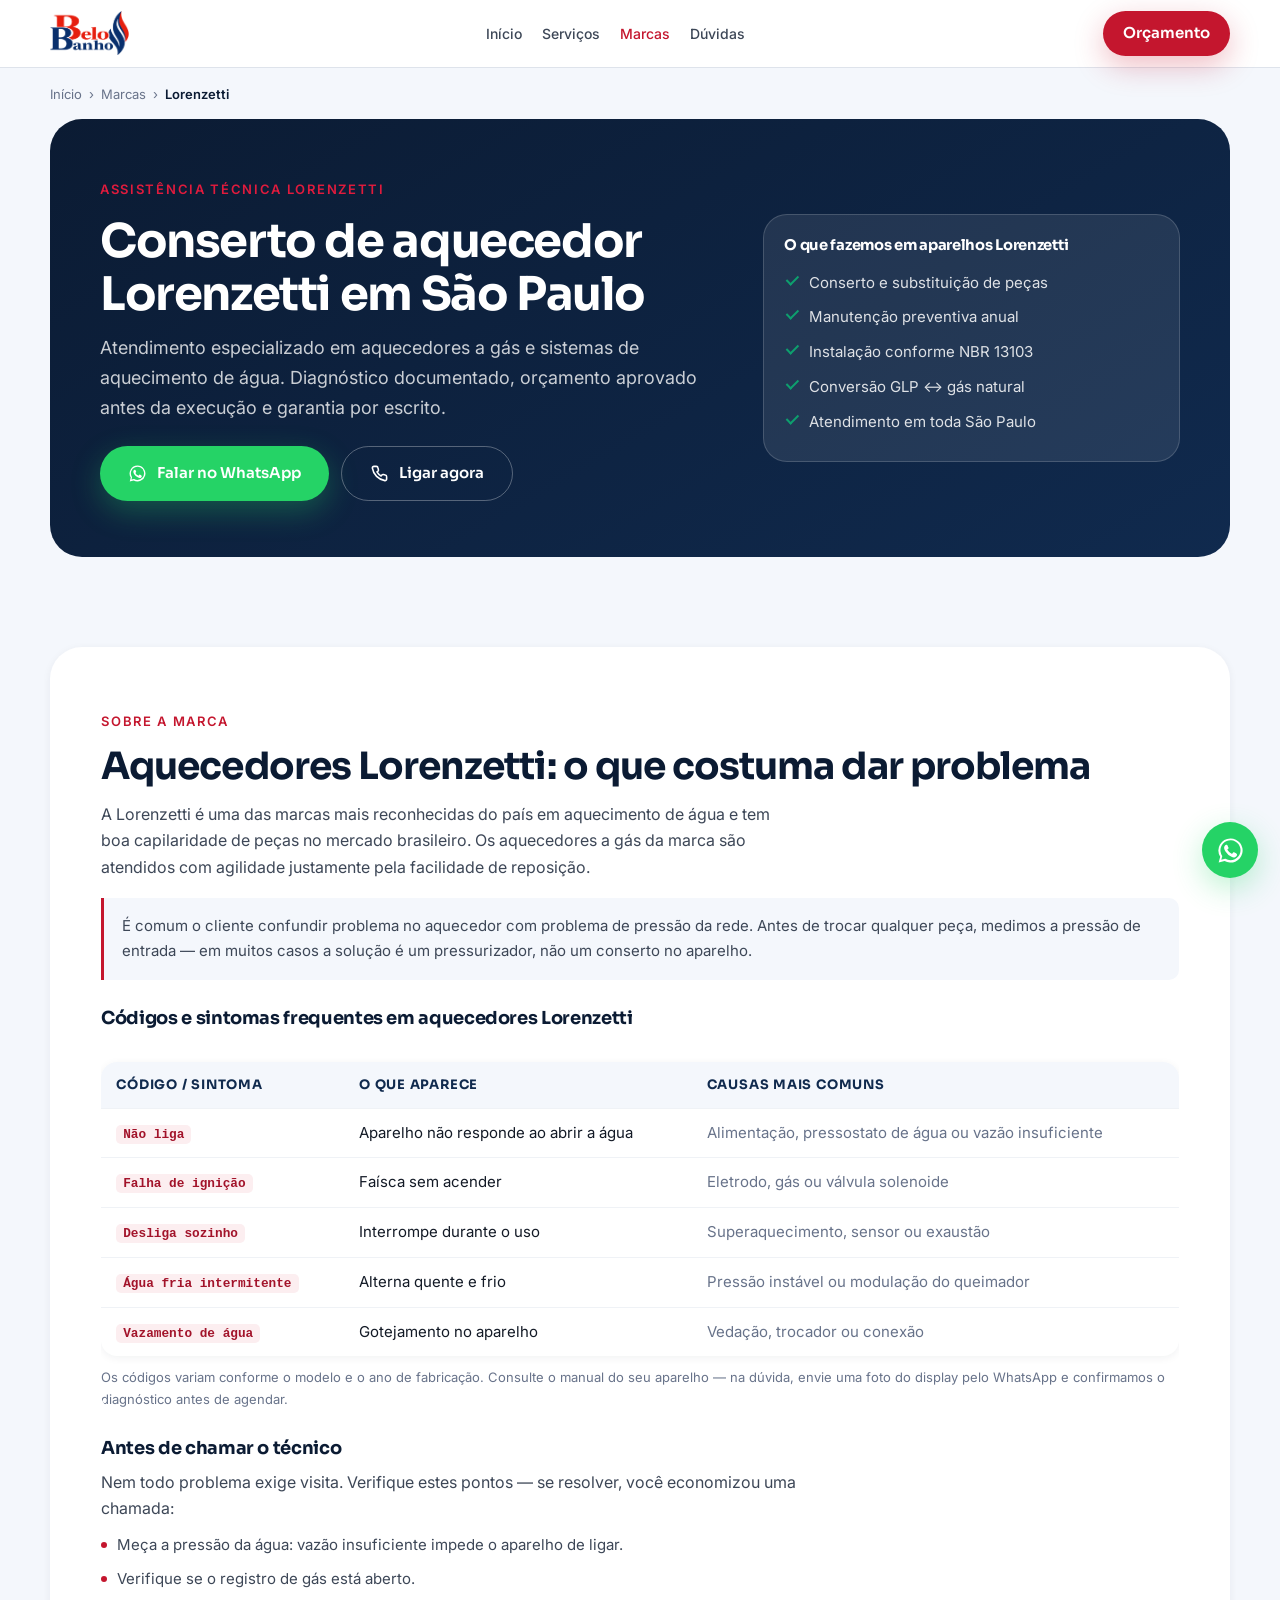
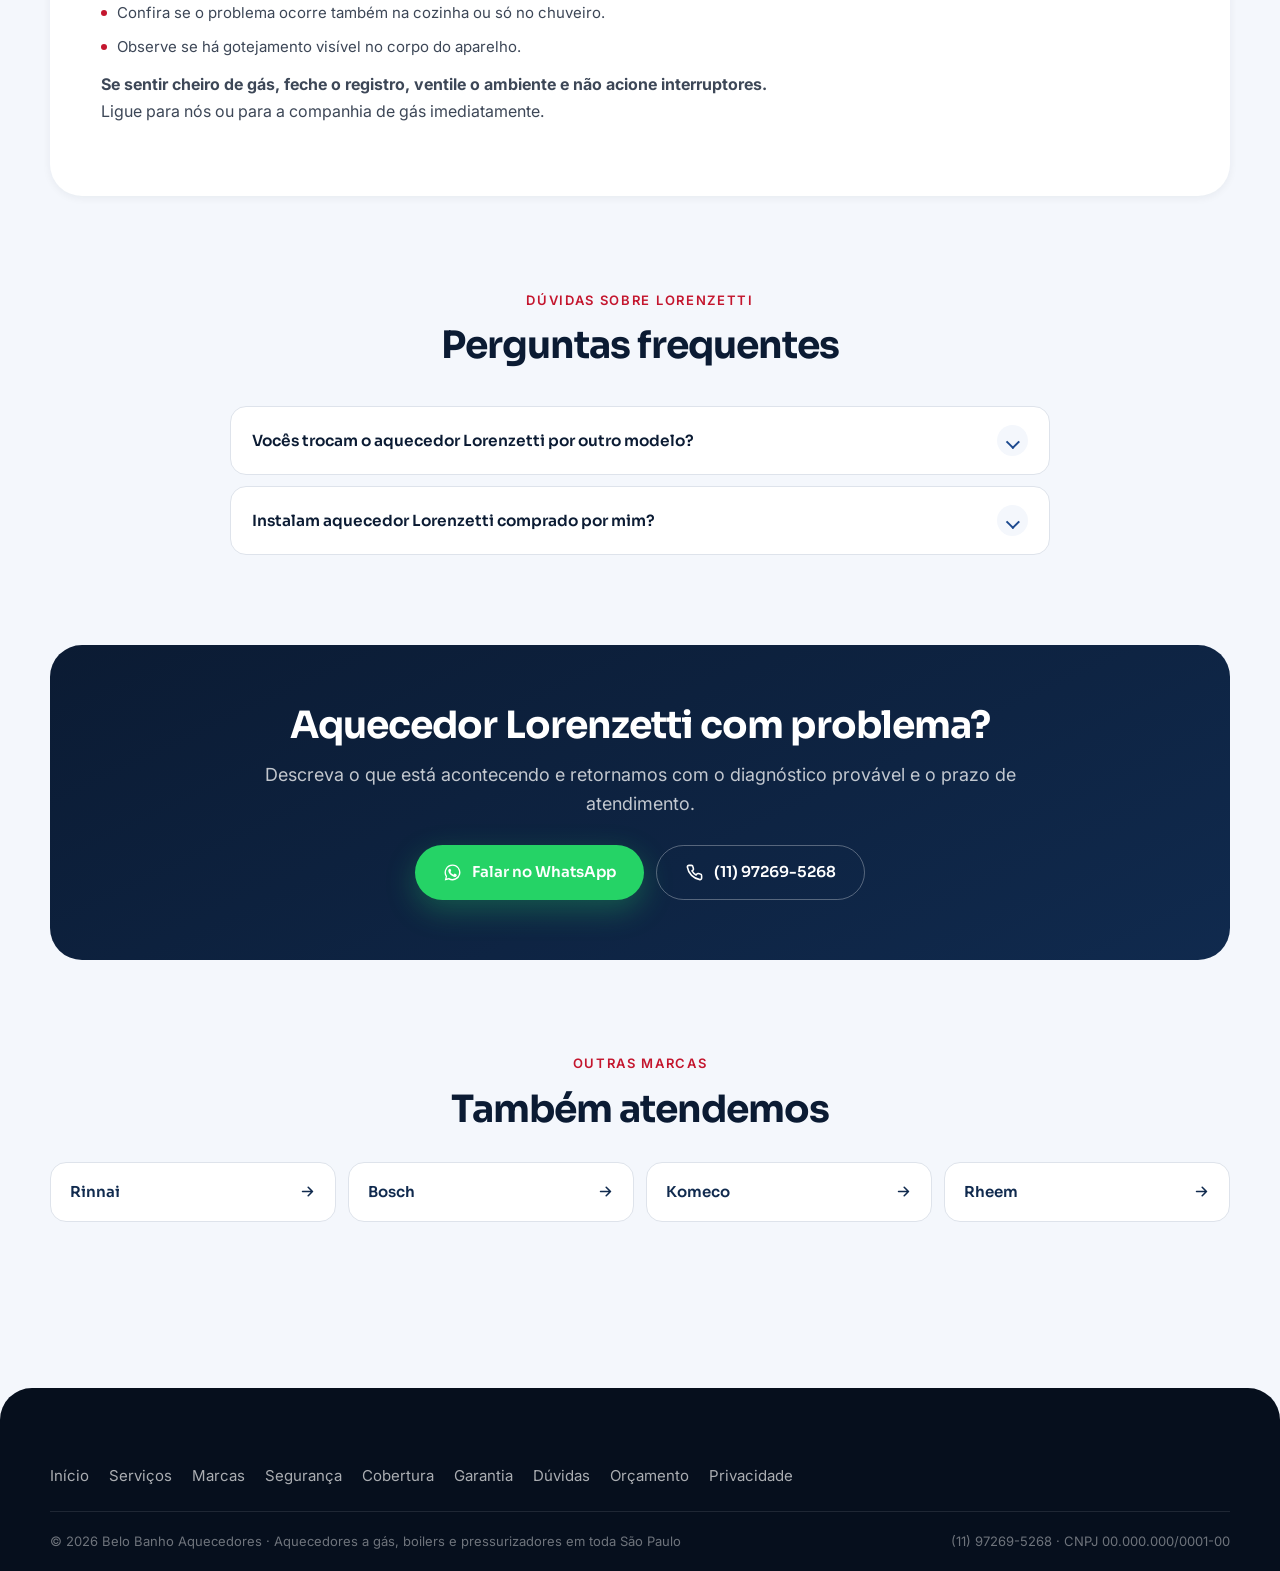
<file: site/marcas/lorenzetti.html>
<!DOCTYPE html>
<html lang="pt-BR">
<head>
<meta charset="UTF-8">
<meta name="viewport" content="width=device-width, initial-scale=1">
<title>Conserto de Aquecedor Lorenzetti em São Paulo | Belo Banho</title>
<meta name="description" content="Assistência técnica para aquecedor Lorenzetti em toda São Paulo. Diagnóstico documentado, orçamento antes da execução e garantia por escrito.">
<link rel="canonical" href="https://belobanho.com.br/marcas/lorenzetti">
<meta name="theme-color" content="#0B1B33">
<meta property="og:type" content="article"><meta property="og:locale" content="pt_BR">
<meta property="og:title" content="Conserto de Aquecedor Lorenzetti em São Paulo | Belo Banho"><meta property="og:description" content="Assistência técnica para aquecedor Lorenzetti em toda São Paulo. Diagnóstico documentado, orçamento antes da execução e garantia por escrito.">
<link rel="preconnect" href="https://fonts.googleapis.com">
<link rel="preconnect" href="https://fonts.gstatic.com" crossorigin>
<link href="https://fonts.googleapis.com/css2?family=Sora:wght@600;700;800&family=Inter:wght@400;500;600&display=swap" rel="stylesheet">
<link rel="stylesheet" href="../assets/style.css">
</head>
<body>
<a class="skip" href="#main">Pular para o conteúdo principal</a>
<header class="hdr" id="hdr"><div class="wrap nav"><a href="../index.html" class="logo" aria-label="Belo Banho Aquecedores — início"><img src="../assets/logo.png" alt="Belo Banho Aquecedores" class="logo__img"></a><nav class="nav__links" aria-label="Navegação"><a href="../index.html">Início</a><a href="../index.html#servicos">Serviços</a><a href="../index.html#marcas" aria-current="true">Marcas</a><a href="../index.html#faq">Dúvidas</a></nav><a href="#orcamento" class="btn btn--primary nav-cta" style="min-height:42px;padding:10px 20px">Orçamento</a><button class="burger" id="burger" aria-label="Abrir menu de navegação" aria-expanded="false" aria-controls="drawer"><span></span><span></span><span></span></button></div></header><div class="drawer" id="drawer" role="dialog" aria-modal="true" aria-label="Menu de navegação"><button class="drawer__close" id="drawerClose" aria-label="Fechar menu"><svg viewBox="0 0 24 24" fill="none" stroke="currentColor" stroke-width="2" stroke-linecap="round" aria-hidden="true"><path d="M18 6 6 18M6 6l12 12"/></svg></button><a href="../index.html">Início</a><a href="../index.html#servicos">Serviços</a><a href="../index.html#marcas">Marcas</a><a href="../index.html#seguranca">Segurança</a><a href="../index.html#cobertura">Área de Atendimento</a><a href="../index.html#faq">Dúvidas</a><a href="#orcamento" class="btn btn--primary">Solicitar orçamento</a></div>
<main id="main"><div class="wrap">
<nav class="crumb" aria-label="Trilha de navegação"><ol>
  <li><a href="../index.html">Início</a></li><li aria-hidden="true">›</li>
  <li><a href="../index.html#marcas">Marcas</a></li><li aria-hidden="true">›</li>
  <li aria-current="page">Lorenzetti</li>
</ol></nav>

<section class="phero">
  <div class="phero__grid">
    <div class="rv">
      <span class="eyebrow" style="color:var(--red-500)">Assistência técnica Lorenzetti</span>
      <h1>Conserto de aquecedor Lorenzetti em São Paulo</h1>
      <p class="lead">Atendimento especializado em aquecedores a gás e sistemas de aquecimento de água. Diagnóstico documentado, orçamento aprovado antes da execução e garantia por escrito.</p>
      <div class="phero__cta">
        <a href="https://wa.me/5511972695268?text=Ol%C3%A1!%20Meu%20aquecedor%20Lorenzetti%20est%C3%A1%20com%20problema." class="btn btn--wa" data-track="wa" data-origin="phero_lorenzetti"><svg viewBox="0 0 24 24" fill="currentColor" aria-hidden="true"><path d="M12 2a10 10 0 0 0-8.5 15.2L2.2 22l4.9-1.3A10 10 0 1 0 12 2m0 18.1a8.3 8.3 0 0 1-4.2-1.2l-.3-.1-3.1.8.8-3-.2-.3A8.3 8.3 0 1 1 12 20.1m4.6-5.9-1.7-.8q-.35-.15-.55.15l-.8 1q-.25.3-.6.1a6.8 6.8 0 0 1-3.4-3q-.2-.35.05-.6l.7-.8q.2-.25.05-.5l-.9-2.1q-.2-.45-.6-.45h-.5q-.4 0-.75.4a3.2 3.2 0 0 0-.9 2.3 5.6 5.6 0 0 0 1.15 2.9 12 12 0 0 0 5 4.4 3.6 3.6 0 0 0 2.9.35 2.5 2.5 0 0 0 1.5-1.35 1.8 1.8 0 0 0 .1-1.1z"/></svg> Falar no WhatsApp</a>
        <a href="tel:+5511972695268" class="btn btn--onDark" data-track="tel" data-origin="phero_lorenzetti"><svg viewBox="0 0 24 24" fill="none" stroke="currentColor" stroke-width="2" stroke-linecap="round" stroke-linejoin="round" aria-hidden="true"><path d="M21 16v3a2 2 0 0 1-2.2 2A19 19 0 0 1 3 5.2 2 2 0 0 1 5 3h3a2 2 0 0 1 2 1.7l.6 2.4a2 2 0 0 1-.5 1.9L8.8 10a15 15 0 0 0 5.2 5.2l1-1.3a2 2 0 0 1 1.9-.5l2.4.6A2 2 0 0 1 21 16"/></svg> Ligar agora</a>
      </div>
    </div>
    <div class="phero__card rv">
      <h2>O que fazemos em aparelhos Lorenzetti</h2>
      <ul>
        <li><i class="ic ic-ck" aria-hidden="true"></i><span>Conserto e substituição de peças</span></li>
        <li><i class="ic ic-ck" aria-hidden="true"></i><span>Manutenção preventiva anual</span></li>
        <li><i class="ic ic-ck" aria-hidden="true"></i><span>Instalação conforme NBR 13103</span></li>
        <li><i class="ic ic-ck" aria-hidden="true"></i><span>Conversão GLP ↔ gás natural</span></li>
        <li><i class="ic ic-ck" aria-hidden="true"></i><span>Atendimento em toda São Paulo</span></li>
      </ul>
    </div>
  </div>
</section>

<section class="sect">
  <div class="panel-white prose rv">
    <span class="eyebrow">Sobre a marca</span>
    <h2 class="h2">Aquecedores Lorenzetti: o que costuma dar problema</h2>
    <p>A Lorenzetti é uma das marcas mais reconhecidas do país em aquecimento de água e tem boa capilaridade de peças no mercado brasileiro. Os aquecedores a gás da marca são atendidos com agilidade justamente pela facilidade de reposição.</p>
    <div class="safety__note" style="background:var(--blue-50);border-left-color:var(--red-600);color:var(--gray-700);border-radius:0 10px 10px 0;margin-top:18px;padding:16px 18px;font-size:.9375rem">É comum o cliente confundir problema no aquecedor com problema de pressão da rede. Antes de trocar qualquer peça, medimos a pressão de entrada — em muitos casos a solução é um pressurizador, não um conserto no aparelho.</div>

    <h3>Códigos e sintomas frequentes em aquecedores Lorenzetti</h3>
    <div class="tblwrap"><table class="tbl">
      <caption>Os códigos variam conforme o modelo e o ano de fabricação. Consulte o manual do seu aparelho — na dúvida, envie uma foto do display pelo WhatsApp e confirmamos o diagnóstico antes de agendar.</caption>
      <thead><tr><th>Código / sintoma</th><th>O que aparece</th><th>Causas mais comuns</th></tr></thead>
      <tbody><tr><td><code>Não liga</code></td><td>Aparelho não responde ao abrir a água</td><td>Alimentação, pressostato de água ou vazão insuficiente</td></tr><tr><td><code>Falha de ignição</code></td><td>Faísca sem acender</td><td>Eletrodo, gás ou válvula solenoide</td></tr><tr><td><code>Desliga sozinho</code></td><td>Interrompe durante o uso</td><td>Superaquecimento, sensor ou exaustão</td></tr><tr><td><code>Água fria intermitente</code></td><td>Alterna quente e frio</td><td>Pressão instável ou modulação do queimador</td></tr><tr><td><code>Vazamento de água</code></td><td>Gotejamento no aparelho</td><td>Vedação, trocador ou conexão</td></tr></tbody>
    </table></div>

    <h3>Antes de chamar o técnico</h3>
    <p>Nem todo problema exige visita. Verifique estes pontos — se resolver, você economizou uma chamada:</p>
    <ul><li>Meça a pressão da água: vazão insuficiente impede o aparelho de ligar.</li><li>Verifique se o registro de gás está aberto.</li><li>Confira se o problema ocorre também na cozinha ou só no chuveiro.</li><li>Observe se há gotejamento visível no corpo do aparelho.</li></ul>
    <p><strong>Se sentir cheiro de gás, feche o registro, ventile o ambiente e não acione interruptores.</strong> Ligue para nós ou para a companhia de gás imediatamente.</p>
  </div>
</section>

<section class="sect" style="padding-top:0"><div class="wrap" style="width:100%">
  <div class="mid rv"><span class="eyebrow">Dúvidas sobre Lorenzetti</span><h2 class="h2">Perguntas frequentes</h2></div>
  <div class="faq rv"><div class="faq__item"><button class="faq__q" aria-expanded="false">Vocês trocam o aquecedor Lorenzetti por outro modelo?<span class="faq__chev"><i class="ic ic-chev" aria-hidden="true"></i></span></button><div class="faq__a"><p>Fazemos avaliação e instalação de aparelho novo quando o conserto não compensa. Mas só recomendamos a troca quando o custo do reparo se aproxima do valor de um equipamento novo — não como padrão.</p></div></div><div class="faq__item"><button class="faq__q" aria-expanded="false">Instalam aquecedor Lorenzetti comprado por mim?<span class="faq__chev"><i class="ic ic-chev" aria-hidden="true"></i></span></button><div class="faq__a"><p>Sim. Fazemos a instalação com dimensionamento, exaustão e ventilação conforme a NBR 13103, e emitimos garantia sobre o serviço de instalação.</p></div></div></div>
</div></section>

<section class="sect" id="orcamento" style="padding-top:0">
  <div class="cta rv" style="text-align:center">
    <h2 class="h2">Aquecedor Lorenzetti com problema?</h2>
    <p class="lead" style="margin:0 auto 26px">Descreva o que está acontecendo e retornamos com o diagnóstico provável e o prazo de atendimento.</p>
    <div style="display:flex;gap:12px;justify-content:center;flex-wrap:wrap">
      <a href="https://wa.me/5511972695268?text=Ol%C3%A1!%20Meu%20aquecedor%20Lorenzetti%20est%C3%A1%20com%20problema." class="btn btn--wa" data-track="wa" data-origin="cta_lorenzetti"><svg viewBox="0 0 24 24" fill="currentColor" aria-hidden="true"><path d="M12 2a10 10 0 0 0-8.5 15.2L2.2 22l4.9-1.3A10 10 0 1 0 12 2m0 18.1a8.3 8.3 0 0 1-4.2-1.2l-.3-.1-3.1.8.8-3-.2-.3A8.3 8.3 0 1 1 12 20.1m4.6-5.9-1.7-.8q-.35-.15-.55.15l-.8 1q-.25.3-.6.1a6.8 6.8 0 0 1-3.4-3q-.2-.35.05-.6l.7-.8q.2-.25.05-.5l-.9-2.1q-.2-.45-.6-.45h-.5q-.4 0-.75.4a3.2 3.2 0 0 0-.9 2.3 5.6 5.6 0 0 0 1.15 2.9 12 12 0 0 0 5 4.4 3.6 3.6 0 0 0 2.9.35 2.5 2.5 0 0 0 1.5-1.35 1.8 1.8 0 0 0 .1-1.1z"/></svg> Falar no WhatsApp</a>
      <a href="tel:+5511972695268" class="btn btn--onDark" data-track="tel" data-origin="cta_lorenzetti"><svg viewBox="0 0 24 24" fill="none" stroke="currentColor" stroke-width="2" stroke-linecap="round" stroke-linejoin="round" aria-hidden="true"><path d="M21 16v3a2 2 0 0 1-2.2 2A19 19 0 0 1 3 5.2 2 2 0 0 1 5 3h3a2 2 0 0 1 2 1.7l.6 2.4a2 2 0 0 1-.5 1.9L8.8 10a15 15 0 0 0 5.2 5.2l1-1.3a2 2 0 0 1 1.9-.5l2.4.6A2 2 0 0 1 21 16"/></svg> (11) 97269-5268</a>
    </div>
  </div>
</section>

<section class="sect" style="padding-top:0">
  <div class="mid rv"><span class="eyebrow">Outras marcas</span><h2 class="h2">Também atendemos</h2></div>
  <div class="rel rv"><a href="rinnai">Rinnai <svg viewBox="0 0 24 24" fill="none" stroke="currentColor" stroke-width="2.2" stroke-linecap="round" stroke-linejoin="round" aria-hidden="true"><path d="M5 12h14M13 6l6 6-6 6"/></svg></a><a href="bosch">Bosch <svg viewBox="0 0 24 24" fill="none" stroke="currentColor" stroke-width="2.2" stroke-linecap="round" stroke-linejoin="round" aria-hidden="true"><path d="M5 12h14M13 6l6 6-6 6"/></svg></a><a href="komeco">Komeco <svg viewBox="0 0 24 24" fill="none" stroke="currentColor" stroke-width="2.2" stroke-linecap="round" stroke-linejoin="round" aria-hidden="true"><path d="M5 12h14M13 6l6 6-6 6"/></svg></a><a href="rheem">Rheem <svg viewBox="0 0 24 24" fill="none" stroke="currentColor" stroke-width="2.2" stroke-linecap="round" stroke-linejoin="round" aria-hidden="true"><path d="M5 12h14M13 6l6 6-6 6"/></svg></a></div>
</section>
</div></main>

<footer class="ft"><div class="wrap"><div style="display:flex;flex-wrap:wrap;gap:12px 20px;font-size:.9375rem;padding-bottom:22px"><a href="../index.html">Início</a><a href="../index.html#servicos">Serviços</a><a href="../index.html#marcas">Marcas</a><a href="../index.html#seguranca">Segurança</a><a href="../index.html#cobertura">Cobertura</a><a href="../index.html#garantia">Garantia</a><a href="../index.html#faq">Dúvidas</a><a href="../index.html#orcamento">Orçamento</a><a href="/politica-de-privacidade">Privacidade</a></div><div class="ft__bottom"><span>© 2026 Belo Banho Aquecedores · Aquecedores a gás, boilers e pressurizadores em toda São Paulo</span><span>(11) 97269-5268 · CNPJ 00.000.000/0001-00</span></div></div></footer>

<a href="https://wa.me/5511972695268?text=Ol%C3%A1!%20Meu%20aquecedor%20Lorenzetti%20est%C3%A1%20com%20problema." class="wafab" aria-label="Falar no WhatsApp" data-track="wa" data-origin="fab"><svg viewBox="0 0 24 24" fill="currentColor" aria-hidden="true"><path d="M12 2a10 10 0 0 0-8.5 15.2L2.2 22l4.9-1.3A10 10 0 1 0 12 2m0 18.1a8.3 8.3 0 0 1-4.2-1.2l-.3-.1-3.1.8.8-3-.2-.3A8.3 8.3 0 1 1 12 20.1m4.6-5.9-1.7-.8q-.35-.15-.55.15l-.8 1q-.25.3-.6.1a6.8 6.8 0 0 1-3.4-3q-.2-.35.05-.6l.7-.8q.2-.25.05-.5l-.9-2.1q-.2-.45-.6-.45h-.5q-.4 0-.75.4a3.2 3.2 0 0 0-.9 2.3 5.6 5.6 0 0 0 1.15 2.9 12 12 0 0 0 5 4.4 3.6 3.6 0 0 0 2.9.35 2.5 2.5 0 0 0 1.5-1.35 1.8 1.8 0 0 0 .1-1.1z"/></svg></a>

<script type="application/ld+json">{"@context": "https://schema.org", "@type": "Service", "serviceType": "Conserto de aquecedor Lorenzetti", "brand": {"@type": "Brand", "name": "Lorenzetti"}, "provider": {"@type": "HVACBusiness", "name": "Belo Banho Aquecedores", "@id": "https://belobanho.com.br/#organizacao"}, "areaServed": {"@type": "City", "name": "São Paulo"}, "description": "Assistência técnica para aquecedor Lorenzetti em toda São Paulo. Diagnóstico documentado, orçamento antes da execução e garantia por escrito."}</script>
<script type="application/ld+json">{"@context": "https://schema.org", "@type": "FAQPage", "mainEntity": [{"@type": "Question", "name": "Vocês trocam o aquecedor Lorenzetti por outro modelo?", "acceptedAnswer": {"@type": "Answer", "text": "Fazemos avaliação e instalação de aparelho novo quando o conserto não compensa. Mas só recomendamos a troca quando o custo do reparo se aproxima do valor de um equipamento novo — não como padrão."}}, {"@type": "Question", "name": "Instalam aquecedor Lorenzetti comprado por mim?", "acceptedAnswer": {"@type": "Answer", "text": "Sim. Fazemos a instalação com dimensionamento, exaustão e ventilação conforme a NBR 13103, e emitimos garantia sobre o serviço de instalação."}}]}</script>
<script type="application/ld+json">{"@context": "https://schema.org", "@type": "BreadcrumbList", "itemListElement": [{"@type": "ListItem", "position": 1, "name": "Início", "item": "https://belobanho.com.br/"}, {"@type": "ListItem", "position": 2, "name": "Marcas", "item": "https://belobanho.com.br/#marcas"}, {"@type": "ListItem", "position": 3, "name": "Lorenzetti", "item": "https://belobanho.com.br/marcas/lorenzetti"}]}</script>
<script src="../assets/app.js" defer></script>
</body>
</html>
</file>
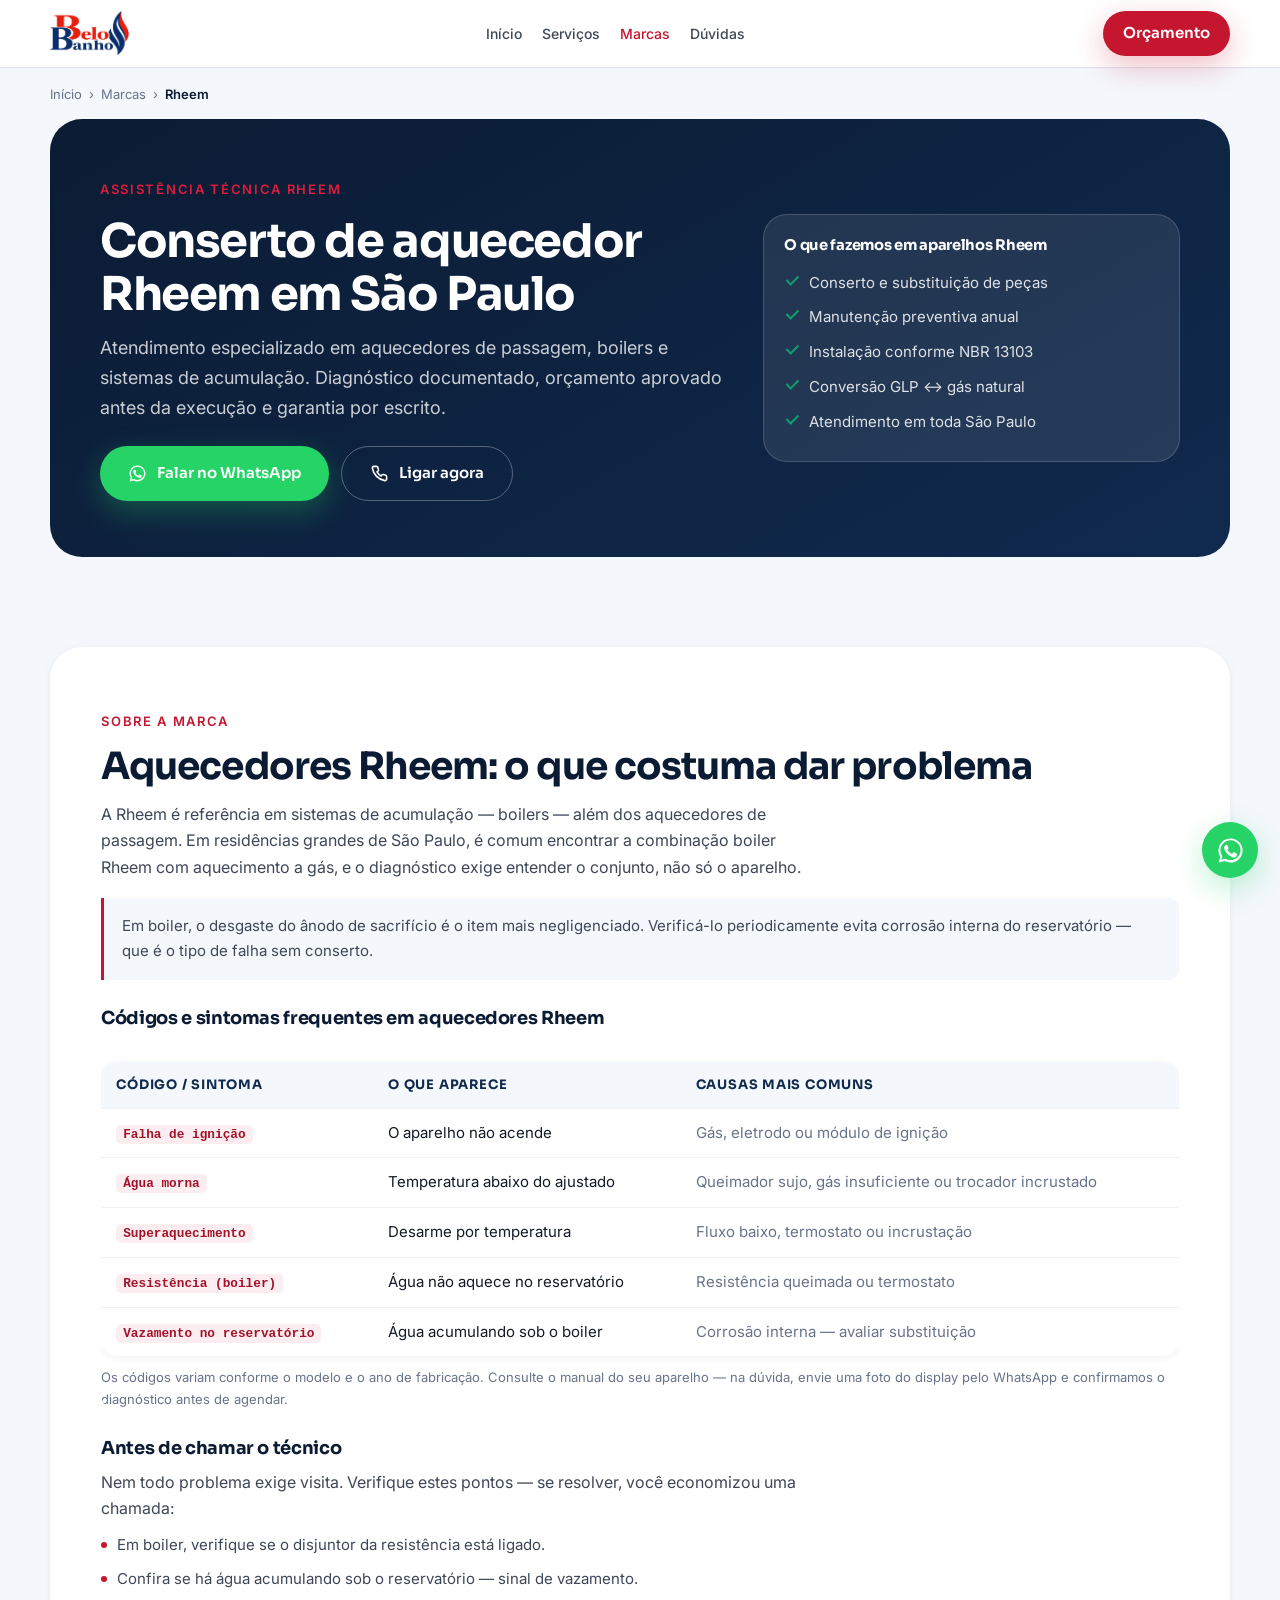
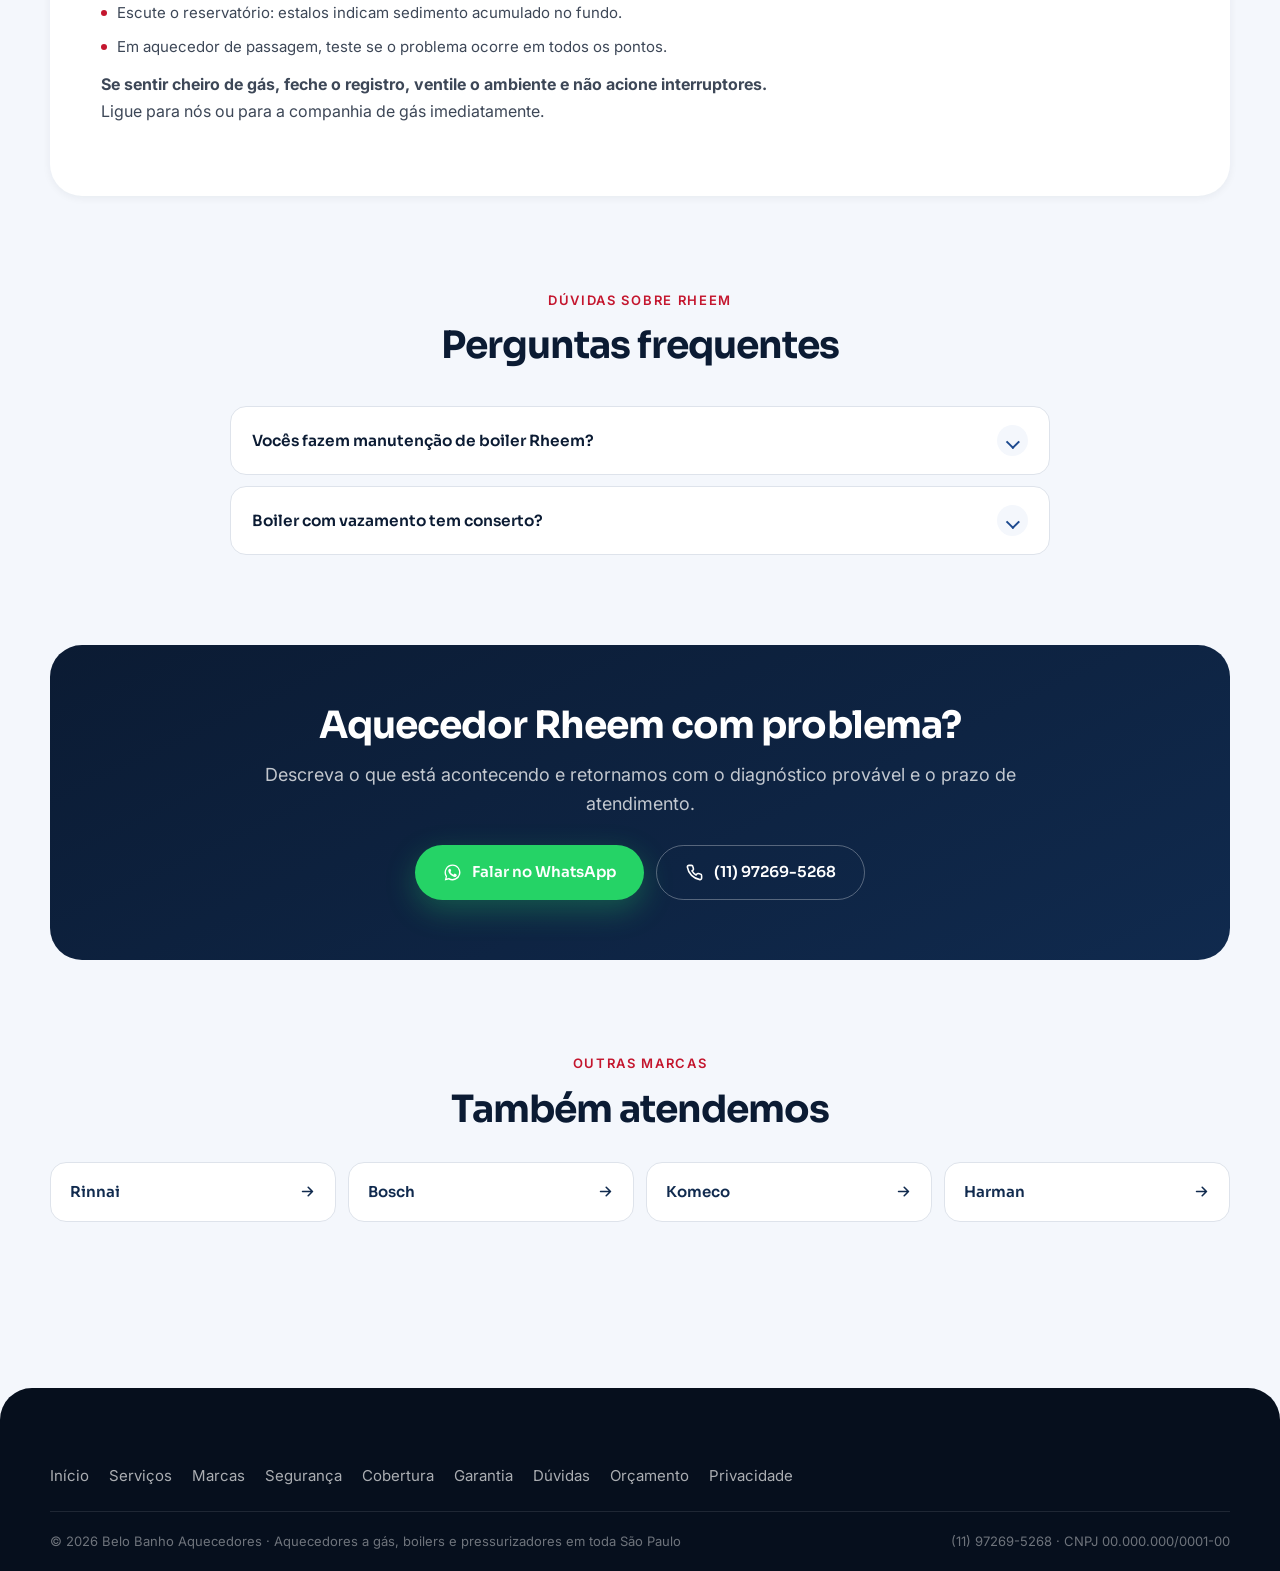
<file: site/marcas/rheem.html>
<!DOCTYPE html>
<html lang="pt-BR">
<head>
<meta charset="UTF-8">
<meta name="viewport" content="width=device-width, initial-scale=1">
<title>Conserto de Aquecedor Rheem em São Paulo | Belo Banho</title>
<meta name="description" content="Assistência técnica para aquecedor Rheem em toda São Paulo. Diagnóstico documentado, orçamento antes da execução e garantia por escrito.">
<link rel="canonical" href="https://belobanho.com.br/marcas/rheem">
<meta name="theme-color" content="#0B1B33">
<meta property="og:type" content="article"><meta property="og:locale" content="pt_BR">
<meta property="og:title" content="Conserto de Aquecedor Rheem em São Paulo | Belo Banho"><meta property="og:description" content="Assistência técnica para aquecedor Rheem em toda São Paulo. Diagnóstico documentado, orçamento antes da execução e garantia por escrito.">
<link rel="preconnect" href="https://fonts.googleapis.com">
<link rel="preconnect" href="https://fonts.gstatic.com" crossorigin>
<link href="https://fonts.googleapis.com/css2?family=Sora:wght@600;700;800&family=Inter:wght@400;500;600&display=swap" rel="stylesheet">
<link rel="stylesheet" href="../assets/style.css">
</head>
<body>
<a class="skip" href="#main">Pular para o conteúdo principal</a>
<header class="hdr" id="hdr"><div class="wrap nav"><a href="../index.html" class="logo" aria-label="Belo Banho Aquecedores — início"><img src="../assets/logo.png" alt="Belo Banho Aquecedores" class="logo__img"></a><nav class="nav__links" aria-label="Navegação"><a href="../index.html">Início</a><a href="../index.html#servicos">Serviços</a><a href="../index.html#marcas" aria-current="true">Marcas</a><a href="../index.html#faq">Dúvidas</a></nav><a href="#orcamento" class="btn btn--primary nav-cta" style="min-height:42px;padding:10px 20px">Orçamento</a><button class="burger" id="burger" aria-label="Abrir menu de navegação" aria-expanded="false" aria-controls="drawer"><span></span><span></span><span></span></button></div></header><div class="drawer" id="drawer" role="dialog" aria-modal="true" aria-label="Menu de navegação"><button class="drawer__close" id="drawerClose" aria-label="Fechar menu"><svg viewBox="0 0 24 24" fill="none" stroke="currentColor" stroke-width="2" stroke-linecap="round" aria-hidden="true"><path d="M18 6 6 18M6 6l12 12"/></svg></button><a href="../index.html">Início</a><a href="../index.html#servicos">Serviços</a><a href="../index.html#marcas">Marcas</a><a href="../index.html#seguranca">Segurança</a><a href="../index.html#cobertura">Área de Atendimento</a><a href="../index.html#faq">Dúvidas</a><a href="#orcamento" class="btn btn--primary">Solicitar orçamento</a></div>
<main id="main"><div class="wrap">
<nav class="crumb" aria-label="Trilha de navegação"><ol>
  <li><a href="../index.html">Início</a></li><li aria-hidden="true">›</li>
  <li><a href="../index.html#marcas">Marcas</a></li><li aria-hidden="true">›</li>
  <li aria-current="page">Rheem</li>
</ol></nav>

<section class="phero">
  <div class="phero__grid">
    <div class="rv">
      <span class="eyebrow" style="color:var(--red-500)">Assistência técnica Rheem</span>
      <h1>Conserto de aquecedor Rheem em São Paulo</h1>
      <p class="lead">Atendimento especializado em aquecedores de passagem, boilers e sistemas de acumulação. Diagnóstico documentado, orçamento aprovado antes da execução e garantia por escrito.</p>
      <div class="phero__cta">
        <a href="https://wa.me/5511972695268?text=Ol%C3%A1!%20Meu%20aquecedor%20Rheem%20est%C3%A1%20com%20problema." class="btn btn--wa" data-track="wa" data-origin="phero_rheem"><svg viewBox="0 0 24 24" fill="currentColor" aria-hidden="true"><path d="M12 2a10 10 0 0 0-8.5 15.2L2.2 22l4.9-1.3A10 10 0 1 0 12 2m0 18.1a8.3 8.3 0 0 1-4.2-1.2l-.3-.1-3.1.8.8-3-.2-.3A8.3 8.3 0 1 1 12 20.1m4.6-5.9-1.7-.8q-.35-.15-.55.15l-.8 1q-.25.3-.6.1a6.8 6.8 0 0 1-3.4-3q-.2-.35.05-.6l.7-.8q.2-.25.05-.5l-.9-2.1q-.2-.45-.6-.45h-.5q-.4 0-.75.4a3.2 3.2 0 0 0-.9 2.3 5.6 5.6 0 0 0 1.15 2.9 12 12 0 0 0 5 4.4 3.6 3.6 0 0 0 2.9.35 2.5 2.5 0 0 0 1.5-1.35 1.8 1.8 0 0 0 .1-1.1z"/></svg> Falar no WhatsApp</a>
        <a href="tel:+5511972695268" class="btn btn--onDark" data-track="tel" data-origin="phero_rheem"><svg viewBox="0 0 24 24" fill="none" stroke="currentColor" stroke-width="2" stroke-linecap="round" stroke-linejoin="round" aria-hidden="true"><path d="M21 16v3a2 2 0 0 1-2.2 2A19 19 0 0 1 3 5.2 2 2 0 0 1 5 3h3a2 2 0 0 1 2 1.7l.6 2.4a2 2 0 0 1-.5 1.9L8.8 10a15 15 0 0 0 5.2 5.2l1-1.3a2 2 0 0 1 1.9-.5l2.4.6A2 2 0 0 1 21 16"/></svg> Ligar agora</a>
      </div>
    </div>
    <div class="phero__card rv">
      <h2>O que fazemos em aparelhos Rheem</h2>
      <ul>
        <li><i class="ic ic-ck" aria-hidden="true"></i><span>Conserto e substituição de peças</span></li>
        <li><i class="ic ic-ck" aria-hidden="true"></i><span>Manutenção preventiva anual</span></li>
        <li><i class="ic ic-ck" aria-hidden="true"></i><span>Instalação conforme NBR 13103</span></li>
        <li><i class="ic ic-ck" aria-hidden="true"></i><span>Conversão GLP ↔ gás natural</span></li>
        <li><i class="ic ic-ck" aria-hidden="true"></i><span>Atendimento em toda São Paulo</span></li>
      </ul>
    </div>
  </div>
</section>

<section class="sect">
  <div class="panel-white prose rv">
    <span class="eyebrow">Sobre a marca</span>
    <h2 class="h2">Aquecedores Rheem: o que costuma dar problema</h2>
    <p>A Rheem é referência em sistemas de acumulação — boilers — além dos aquecedores de passagem. Em residências grandes de São Paulo, é comum encontrar a combinação boiler Rheem com aquecimento a gás, e o diagnóstico exige entender o conjunto, não só o aparelho.</p>
    <div class="safety__note" style="background:var(--blue-50);border-left-color:var(--red-600);color:var(--gray-700);border-radius:0 10px 10px 0;margin-top:18px;padding:16px 18px;font-size:.9375rem">Em boiler, o desgaste do ânodo de sacrifício é o item mais negligenciado. Verificá-lo periodicamente evita corrosão interna do reservatório — que é o tipo de falha sem conserto.</div>

    <h3>Códigos e sintomas frequentes em aquecedores Rheem</h3>
    <div class="tblwrap"><table class="tbl">
      <caption>Os códigos variam conforme o modelo e o ano de fabricação. Consulte o manual do seu aparelho — na dúvida, envie uma foto do display pelo WhatsApp e confirmamos o diagnóstico antes de agendar.</caption>
      <thead><tr><th>Código / sintoma</th><th>O que aparece</th><th>Causas mais comuns</th></tr></thead>
      <tbody><tr><td><code>Falha de ignição</code></td><td>O aparelho não acende</td><td>Gás, eletrodo ou módulo de ignição</td></tr><tr><td><code>Água morna</code></td><td>Temperatura abaixo do ajustado</td><td>Queimador sujo, gás insuficiente ou trocador incrustado</td></tr><tr><td><code>Superaquecimento</code></td><td>Desarme por temperatura</td><td>Fluxo baixo, termostato ou incrustação</td></tr><tr><td><code>Resistência (boiler)</code></td><td>Água não aquece no reservatório</td><td>Resistência queimada ou termostato</td></tr><tr><td><code>Vazamento no reservatório</code></td><td>Água acumulando sob o boiler</td><td>Corrosão interna — avaliar substituição</td></tr></tbody>
    </table></div>

    <h3>Antes de chamar o técnico</h3>
    <p>Nem todo problema exige visita. Verifique estes pontos — se resolver, você economizou uma chamada:</p>
    <ul><li>Em boiler, verifique se o disjuntor da resistência está ligado.</li><li>Confira se há água acumulando sob o reservatório — sinal de vazamento.</li><li>Escute o reservatório: estalos indicam sedimento acumulado no fundo.</li><li>Em aquecedor de passagem, teste se o problema ocorre em todos os pontos.</li></ul>
    <p><strong>Se sentir cheiro de gás, feche o registro, ventile o ambiente e não acione interruptores.</strong> Ligue para nós ou para a companhia de gás imediatamente.</p>
  </div>
</section>

<section class="sect" style="padding-top:0"><div class="wrap" style="width:100%">
  <div class="mid rv"><span class="eyebrow">Dúvidas sobre Rheem</span><h2 class="h2">Perguntas frequentes</h2></div>
  <div class="faq rv"><div class="faq__item"><button class="faq__q" aria-expanded="false">Vocês fazem manutenção de boiler Rheem?<span class="faq__chev"><i class="ic ic-chev" aria-hidden="true"></i></span></button><div class="faq__a"><p>Sim. Inclui verificação de resistência, termostato, ânodo de sacrifício, válvula de segurança e estanqueidade das conexões.</p></div></div><div class="faq__item"><button class="faq__q" aria-expanded="false">Boiler com vazamento tem conserto?<span class="faq__chev"><i class="ic ic-chev" aria-hidden="true"></i></span></button><div class="faq__a"><p>Depende da origem. Vazamento em conexão ou válvula tem conserto. Vazamento no corpo do reservatório indica corrosão interna e, nesse caso, o honesto é dizer que a substituição é o caminho — e nós dizemos.</p></div></div></div>
</div></section>

<section class="sect" id="orcamento" style="padding-top:0">
  <div class="cta rv" style="text-align:center">
    <h2 class="h2">Aquecedor Rheem com problema?</h2>
    <p class="lead" style="margin:0 auto 26px">Descreva o que está acontecendo e retornamos com o diagnóstico provável e o prazo de atendimento.</p>
    <div style="display:flex;gap:12px;justify-content:center;flex-wrap:wrap">
      <a href="https://wa.me/5511972695268?text=Ol%C3%A1!%20Meu%20aquecedor%20Rheem%20est%C3%A1%20com%20problema." class="btn btn--wa" data-track="wa" data-origin="cta_rheem"><svg viewBox="0 0 24 24" fill="currentColor" aria-hidden="true"><path d="M12 2a10 10 0 0 0-8.5 15.2L2.2 22l4.9-1.3A10 10 0 1 0 12 2m0 18.1a8.3 8.3 0 0 1-4.2-1.2l-.3-.1-3.1.8.8-3-.2-.3A8.3 8.3 0 1 1 12 20.1m4.6-5.9-1.7-.8q-.35-.15-.55.15l-.8 1q-.25.3-.6.1a6.8 6.8 0 0 1-3.4-3q-.2-.35.05-.6l.7-.8q.2-.25.05-.5l-.9-2.1q-.2-.45-.6-.45h-.5q-.4 0-.75.4a3.2 3.2 0 0 0-.9 2.3 5.6 5.6 0 0 0 1.15 2.9 12 12 0 0 0 5 4.4 3.6 3.6 0 0 0 2.9.35 2.5 2.5 0 0 0 1.5-1.35 1.8 1.8 0 0 0 .1-1.1z"/></svg> Falar no WhatsApp</a>
      <a href="tel:+5511972695268" class="btn btn--onDark" data-track="tel" data-origin="cta_rheem"><svg viewBox="0 0 24 24" fill="none" stroke="currentColor" stroke-width="2" stroke-linecap="round" stroke-linejoin="round" aria-hidden="true"><path d="M21 16v3a2 2 0 0 1-2.2 2A19 19 0 0 1 3 5.2 2 2 0 0 1 5 3h3a2 2 0 0 1 2 1.7l.6 2.4a2 2 0 0 1-.5 1.9L8.8 10a15 15 0 0 0 5.2 5.2l1-1.3a2 2 0 0 1 1.9-.5l2.4.6A2 2 0 0 1 21 16"/></svg> (11) 97269-5268</a>
    </div>
  </div>
</section>

<section class="sect" style="padding-top:0">
  <div class="mid rv"><span class="eyebrow">Outras marcas</span><h2 class="h2">Também atendemos</h2></div>
  <div class="rel rv"><a href="rinnai">Rinnai <svg viewBox="0 0 24 24" fill="none" stroke="currentColor" stroke-width="2.2" stroke-linecap="round" stroke-linejoin="round" aria-hidden="true"><path d="M5 12h14M13 6l6 6-6 6"/></svg></a><a href="bosch">Bosch <svg viewBox="0 0 24 24" fill="none" stroke="currentColor" stroke-width="2.2" stroke-linecap="round" stroke-linejoin="round" aria-hidden="true"><path d="M5 12h14M13 6l6 6-6 6"/></svg></a><a href="komeco">Komeco <svg viewBox="0 0 24 24" fill="none" stroke="currentColor" stroke-width="2.2" stroke-linecap="round" stroke-linejoin="round" aria-hidden="true"><path d="M5 12h14M13 6l6 6-6 6"/></svg></a><a href="harman">Harman <svg viewBox="0 0 24 24" fill="none" stroke="currentColor" stroke-width="2.2" stroke-linecap="round" stroke-linejoin="round" aria-hidden="true"><path d="M5 12h14M13 6l6 6-6 6"/></svg></a></div>
</section>
</div></main>

<footer class="ft"><div class="wrap"><div style="display:flex;flex-wrap:wrap;gap:12px 20px;font-size:.9375rem;padding-bottom:22px"><a href="../index.html">Início</a><a href="../index.html#servicos">Serviços</a><a href="../index.html#marcas">Marcas</a><a href="../index.html#seguranca">Segurança</a><a href="../index.html#cobertura">Cobertura</a><a href="../index.html#garantia">Garantia</a><a href="../index.html#faq">Dúvidas</a><a href="../index.html#orcamento">Orçamento</a><a href="/politica-de-privacidade">Privacidade</a></div><div class="ft__bottom"><span>© 2026 Belo Banho Aquecedores · Aquecedores a gás, boilers e pressurizadores em toda São Paulo</span><span>(11) 97269-5268 · CNPJ 00.000.000/0001-00</span></div></div></footer>

<a href="https://wa.me/5511972695268?text=Ol%C3%A1!%20Meu%20aquecedor%20Rheem%20est%C3%A1%20com%20problema." class="wafab" aria-label="Falar no WhatsApp" data-track="wa" data-origin="fab"><svg viewBox="0 0 24 24" fill="currentColor" aria-hidden="true"><path d="M12 2a10 10 0 0 0-8.5 15.2L2.2 22l4.9-1.3A10 10 0 1 0 12 2m0 18.1a8.3 8.3 0 0 1-4.2-1.2l-.3-.1-3.1.8.8-3-.2-.3A8.3 8.3 0 1 1 12 20.1m4.6-5.9-1.7-.8q-.35-.15-.55.15l-.8 1q-.25.3-.6.1a6.8 6.8 0 0 1-3.4-3q-.2-.35.05-.6l.7-.8q.2-.25.05-.5l-.9-2.1q-.2-.45-.6-.45h-.5q-.4 0-.75.4a3.2 3.2 0 0 0-.9 2.3 5.6 5.6 0 0 0 1.15 2.9 12 12 0 0 0 5 4.4 3.6 3.6 0 0 0 2.9.35 2.5 2.5 0 0 0 1.5-1.35 1.8 1.8 0 0 0 .1-1.1z"/></svg></a>

<script type="application/ld+json">{"@context": "https://schema.org", "@type": "Service", "serviceType": "Conserto de aquecedor Rheem", "brand": {"@type": "Brand", "name": "Rheem"}, "provider": {"@type": "HVACBusiness", "name": "Belo Banho Aquecedores", "@id": "https://belobanho.com.br/#organizacao"}, "areaServed": {"@type": "City", "name": "São Paulo"}, "description": "Assistência técnica para aquecedor Rheem em toda São Paulo. Diagnóstico documentado, orçamento antes da execução e garantia por escrito."}</script>
<script type="application/ld+json">{"@context": "https://schema.org", "@type": "FAQPage", "mainEntity": [{"@type": "Question", "name": "Vocês fazem manutenção de boiler Rheem?", "acceptedAnswer": {"@type": "Answer", "text": "Sim. Inclui verificação de resistência, termostato, ânodo de sacrifício, válvula de segurança e estanqueidade das conexões."}}, {"@type": "Question", "name": "Boiler com vazamento tem conserto?", "acceptedAnswer": {"@type": "Answer", "text": "Depende da origem. Vazamento em conexão ou válvula tem conserto. Vazamento no corpo do reservatório indica corrosão interna e, nesse caso, o honesto é dizer que a substituição é o caminho — e nós dizemos."}}]}</script>
<script type="application/ld+json">{"@context": "https://schema.org", "@type": "BreadcrumbList", "itemListElement": [{"@type": "ListItem", "position": 1, "name": "Início", "item": "https://belobanho.com.br/"}, {"@type": "ListItem", "position": 2, "name": "Marcas", "item": "https://belobanho.com.br/#marcas"}, {"@type": "ListItem", "position": 3, "name": "Rheem", "item": "https://belobanho.com.br/marcas/rheem"}]}</script>
<script src="../assets/app.js" defer></script>
</body>
</html>
</file>
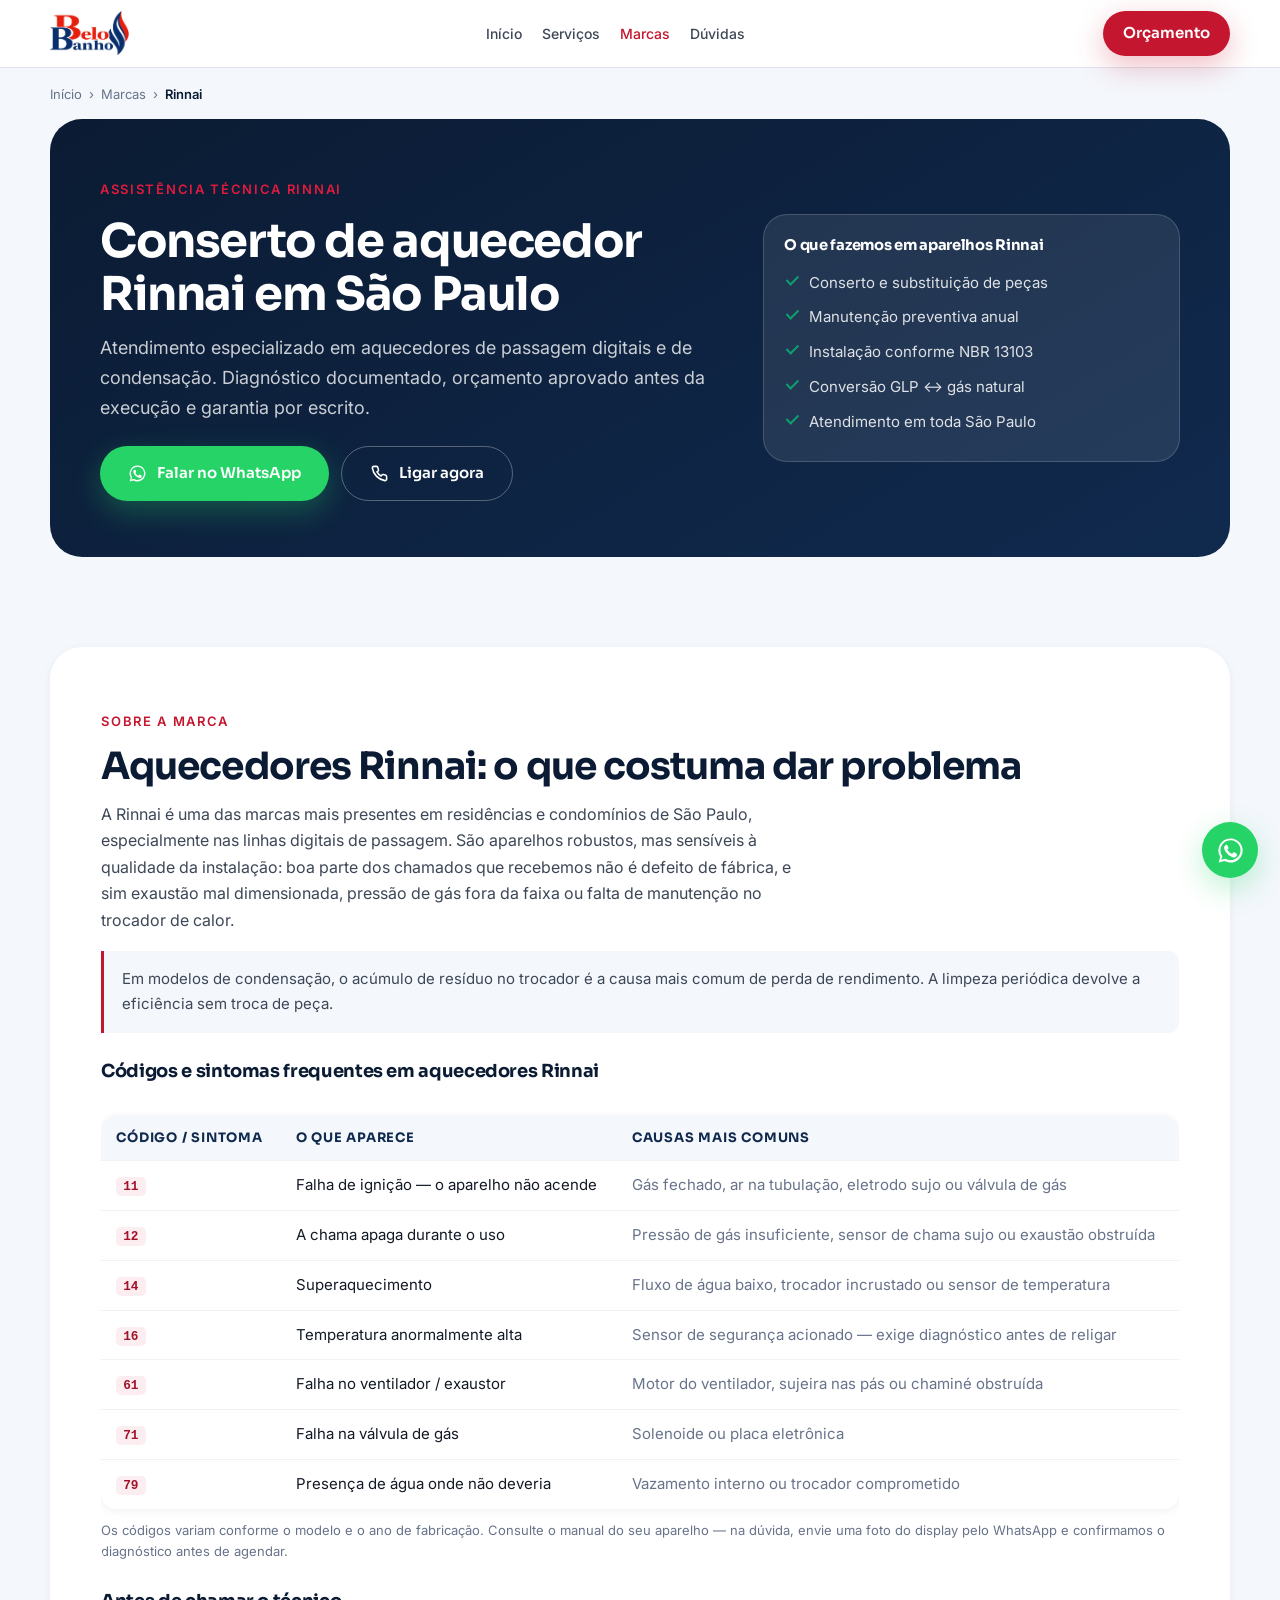
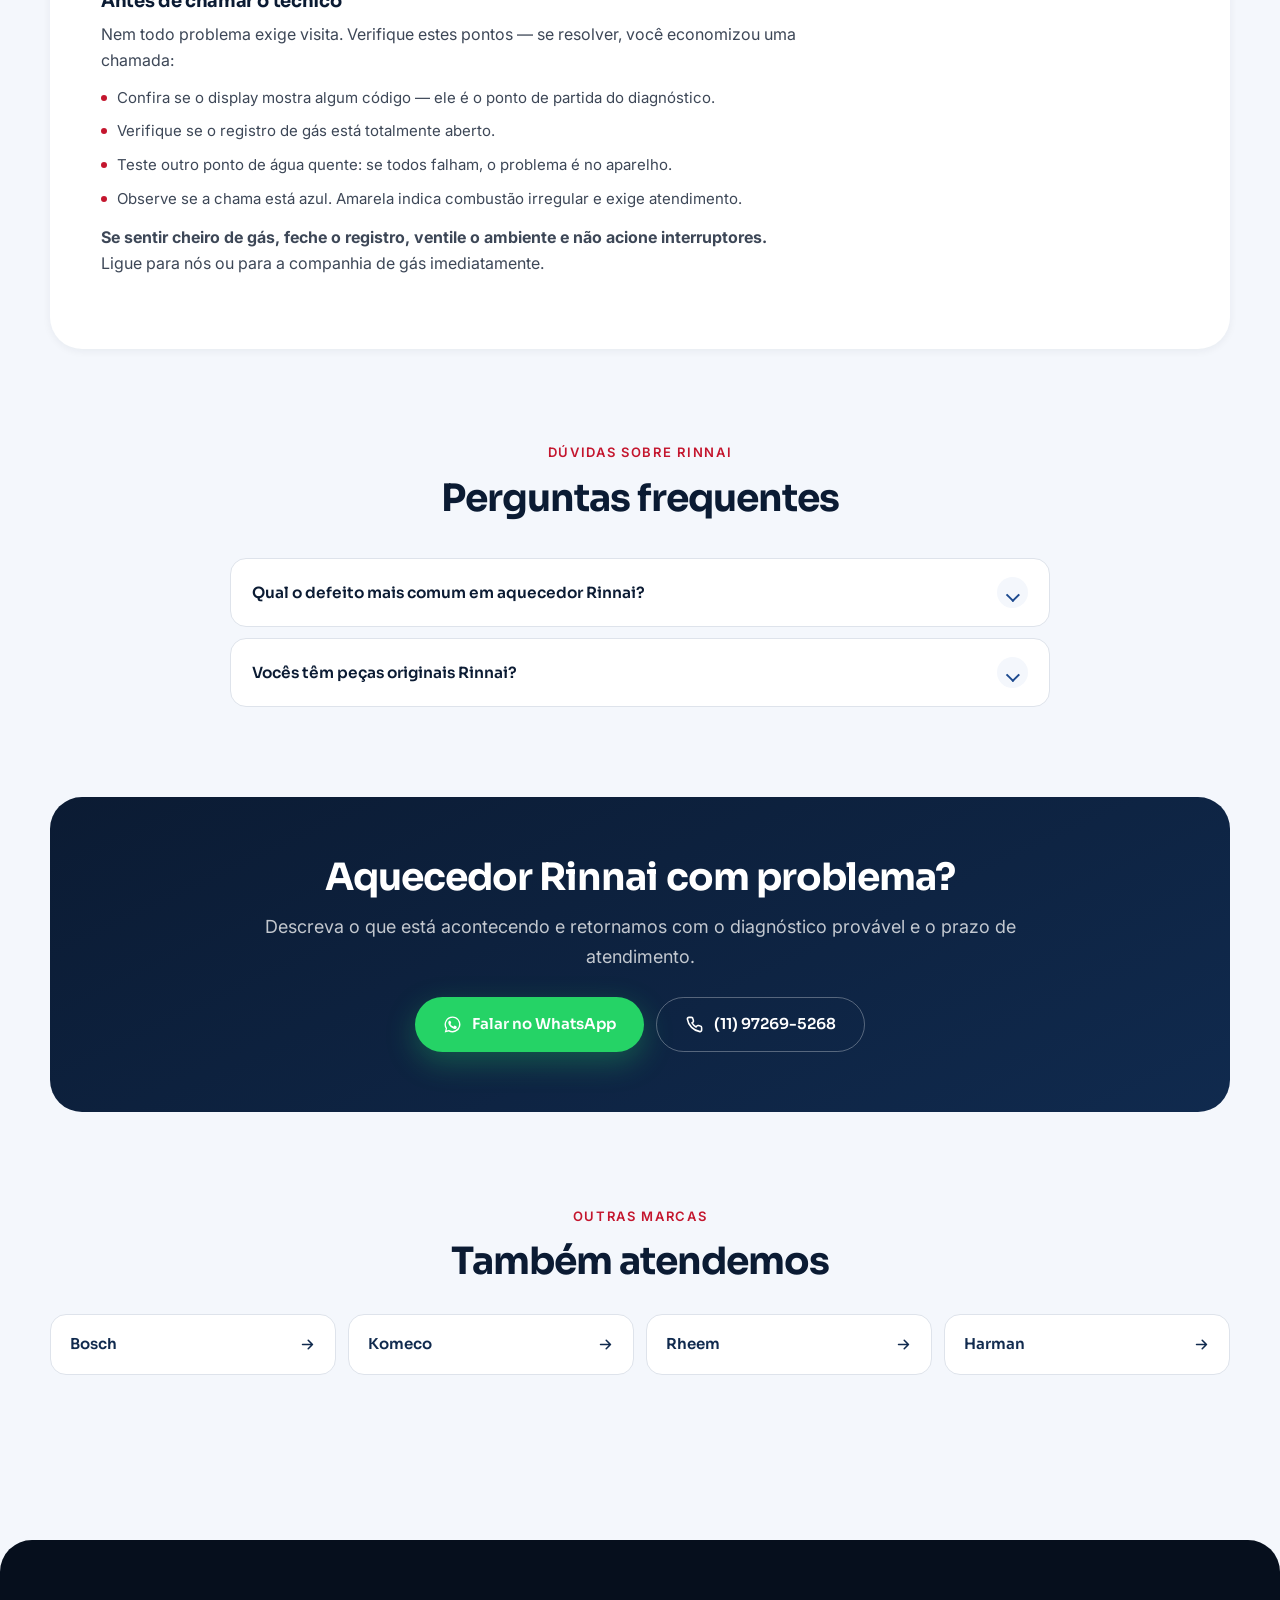
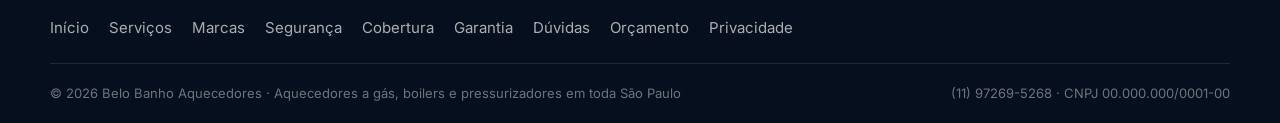
<file: site/marcas/rinnai.html>
<!DOCTYPE html>
<html lang="pt-BR">
<head>
<meta charset="UTF-8">
<meta name="viewport" content="width=device-width, initial-scale=1">
<title>Conserto de Aquecedor Rinnai em São Paulo | Belo Banho</title>
<meta name="description" content="Assistência técnica para aquecedor Rinnai em toda São Paulo. Diagnóstico documentado, orçamento antes da execução e garantia por escrito.">
<link rel="canonical" href="https://belobanho.com.br/marcas/rinnai">
<meta name="theme-color" content="#0B1B33">
<meta property="og:type" content="article"><meta property="og:locale" content="pt_BR">
<meta property="og:title" content="Conserto de Aquecedor Rinnai em São Paulo | Belo Banho"><meta property="og:description" content="Assistência técnica para aquecedor Rinnai em toda São Paulo. Diagnóstico documentado, orçamento antes da execução e garantia por escrito.">
<link rel="preconnect" href="https://fonts.googleapis.com">
<link rel="preconnect" href="https://fonts.gstatic.com" crossorigin>
<link href="https://fonts.googleapis.com/css2?family=Sora:wght@600;700;800&family=Inter:wght@400;500;600&display=swap" rel="stylesheet">
<link rel="stylesheet" href="../assets/style.css">
</head>
<body>
<a class="skip" href="#main">Pular para o conteúdo principal</a>
<header class="hdr" id="hdr"><div class="wrap nav"><a href="../index.html" class="logo" aria-label="Belo Banho Aquecedores — início"><img src="../assets/logo.png" alt="Belo Banho Aquecedores" class="logo__img"></a><nav class="nav__links" aria-label="Navegação"><a href="../index.html">Início</a><a href="../index.html#servicos">Serviços</a><a href="../index.html#marcas" aria-current="true">Marcas</a><a href="../index.html#faq">Dúvidas</a></nav><a href="#orcamento" class="btn btn--primary nav-cta" style="min-height:42px;padding:10px 20px">Orçamento</a><button class="burger" id="burger" aria-label="Abrir menu de navegação" aria-expanded="false" aria-controls="drawer"><span></span><span></span><span></span></button></div></header><div class="drawer" id="drawer" role="dialog" aria-modal="true" aria-label="Menu de navegação"><button class="drawer__close" id="drawerClose" aria-label="Fechar menu"><svg viewBox="0 0 24 24" fill="none" stroke="currentColor" stroke-width="2" stroke-linecap="round" aria-hidden="true"><path d="M18 6 6 18M6 6l12 12"/></svg></button><a href="../index.html">Início</a><a href="../index.html#servicos">Serviços</a><a href="../index.html#marcas">Marcas</a><a href="../index.html#seguranca">Segurança</a><a href="../index.html#cobertura">Área de Atendimento</a><a href="../index.html#faq">Dúvidas</a><a href="#orcamento" class="btn btn--primary">Solicitar orçamento</a></div>
<main id="main"><div class="wrap">
<nav class="crumb" aria-label="Trilha de navegação"><ol>
  <li><a href="../index.html">Início</a></li><li aria-hidden="true">›</li>
  <li><a href="../index.html#marcas">Marcas</a></li><li aria-hidden="true">›</li>
  <li aria-current="page">Rinnai</li>
</ol></nav>

<section class="phero">
  <div class="phero__grid">
    <div class="rv">
      <span class="eyebrow" style="color:var(--red-500)">Assistência técnica Rinnai</span>
      <h1>Conserto de aquecedor Rinnai em São Paulo</h1>
      <p class="lead">Atendimento especializado em aquecedores de passagem digitais e de condensação. Diagnóstico documentado, orçamento aprovado antes da execução e garantia por escrito.</p>
      <div class="phero__cta">
        <a href="https://wa.me/5511972695268?text=Ol%C3%A1!%20Meu%20aquecedor%20Rinnai%20est%C3%A1%20com%20problema." class="btn btn--wa" data-track="wa" data-origin="phero_rinnai"><svg viewBox="0 0 24 24" fill="currentColor" aria-hidden="true"><path d="M12 2a10 10 0 0 0-8.5 15.2L2.2 22l4.9-1.3A10 10 0 1 0 12 2m0 18.1a8.3 8.3 0 0 1-4.2-1.2l-.3-.1-3.1.8.8-3-.2-.3A8.3 8.3 0 1 1 12 20.1m4.6-5.9-1.7-.8q-.35-.15-.55.15l-.8 1q-.25.3-.6.1a6.8 6.8 0 0 1-3.4-3q-.2-.35.05-.6l.7-.8q.2-.25.05-.5l-.9-2.1q-.2-.45-.6-.45h-.5q-.4 0-.75.4a3.2 3.2 0 0 0-.9 2.3 5.6 5.6 0 0 0 1.15 2.9 12 12 0 0 0 5 4.4 3.6 3.6 0 0 0 2.9.35 2.5 2.5 0 0 0 1.5-1.35 1.8 1.8 0 0 0 .1-1.1z"/></svg> Falar no WhatsApp</a>
        <a href="tel:+5511972695268" class="btn btn--onDark" data-track="tel" data-origin="phero_rinnai"><svg viewBox="0 0 24 24" fill="none" stroke="currentColor" stroke-width="2" stroke-linecap="round" stroke-linejoin="round" aria-hidden="true"><path d="M21 16v3a2 2 0 0 1-2.2 2A19 19 0 0 1 3 5.2 2 2 0 0 1 5 3h3a2 2 0 0 1 2 1.7l.6 2.4a2 2 0 0 1-.5 1.9L8.8 10a15 15 0 0 0 5.2 5.2l1-1.3a2 2 0 0 1 1.9-.5l2.4.6A2 2 0 0 1 21 16"/></svg> Ligar agora</a>
      </div>
    </div>
    <div class="phero__card rv">
      <h2>O que fazemos em aparelhos Rinnai</h2>
      <ul>
        <li><i class="ic ic-ck" aria-hidden="true"></i><span>Conserto e substituição de peças</span></li>
        <li><i class="ic ic-ck" aria-hidden="true"></i><span>Manutenção preventiva anual</span></li>
        <li><i class="ic ic-ck" aria-hidden="true"></i><span>Instalação conforme NBR 13103</span></li>
        <li><i class="ic ic-ck" aria-hidden="true"></i><span>Conversão GLP ↔ gás natural</span></li>
        <li><i class="ic ic-ck" aria-hidden="true"></i><span>Atendimento em toda São Paulo</span></li>
      </ul>
    </div>
  </div>
</section>

<section class="sect">
  <div class="panel-white prose rv">
    <span class="eyebrow">Sobre a marca</span>
    <h2 class="h2">Aquecedores Rinnai: o que costuma dar problema</h2>
    <p>A Rinnai é uma das marcas mais presentes em residências e condomínios de São Paulo, especialmente nas linhas digitais de passagem. São aparelhos robustos, mas sensíveis à qualidade da instalação: boa parte dos chamados que recebemos não é defeito de fábrica, e sim exaustão mal dimensionada, pressão de gás fora da faixa ou falta de manutenção no trocador de calor.</p>
    <div class="safety__note" style="background:var(--blue-50);border-left-color:var(--red-600);color:var(--gray-700);border-radius:0 10px 10px 0;margin-top:18px;padding:16px 18px;font-size:.9375rem">Em modelos de condensação, o acúmulo de resíduo no trocador é a causa mais comum de perda de rendimento. A limpeza periódica devolve a eficiência sem troca de peça.</div>

    <h3>Códigos e sintomas frequentes em aquecedores Rinnai</h3>
    <div class="tblwrap"><table class="tbl">
      <caption>Os códigos variam conforme o modelo e o ano de fabricação. Consulte o manual do seu aparelho — na dúvida, envie uma foto do display pelo WhatsApp e confirmamos o diagnóstico antes de agendar.</caption>
      <thead><tr><th>Código / sintoma</th><th>O que aparece</th><th>Causas mais comuns</th></tr></thead>
      <tbody><tr><td><code>11</code></td><td>Falha de ignição — o aparelho não acende</td><td>Gás fechado, ar na tubulação, eletrodo sujo ou válvula de gás</td></tr><tr><td><code>12</code></td><td>A chama apaga durante o uso</td><td>Pressão de gás insuficiente, sensor de chama sujo ou exaustão obstruída</td></tr><tr><td><code>14</code></td><td>Superaquecimento</td><td>Fluxo de água baixo, trocador incrustado ou sensor de temperatura</td></tr><tr><td><code>16</code></td><td>Temperatura anormalmente alta</td><td>Sensor de segurança acionado — exige diagnóstico antes de religar</td></tr><tr><td><code>61</code></td><td>Falha no ventilador / exaustor</td><td>Motor do ventilador, sujeira nas pás ou chaminé obstruída</td></tr><tr><td><code>71</code></td><td>Falha na válvula de gás</td><td>Solenoide ou placa eletrônica</td></tr><tr><td><code>79</code></td><td>Presença de água onde não deveria</td><td>Vazamento interno ou trocador comprometido</td></tr></tbody>
    </table></div>

    <h3>Antes de chamar o técnico</h3>
    <p>Nem todo problema exige visita. Verifique estes pontos — se resolver, você economizou uma chamada:</p>
    <ul><li>Confira se o display mostra algum código — ele é o ponto de partida do diagnóstico.</li><li>Verifique se o registro de gás está totalmente aberto.</li><li>Teste outro ponto de água quente: se todos falham, o problema é no aparelho.</li><li>Observe se a chama está azul. Amarela indica combustão irregular e exige atendimento.</li></ul>
    <p><strong>Se sentir cheiro de gás, feche o registro, ventile o ambiente e não acione interruptores.</strong> Ligue para nós ou para a companhia de gás imediatamente.</p>
  </div>
</section>

<section class="sect" style="padding-top:0"><div class="wrap" style="width:100%">
  <div class="mid rv"><span class="eyebrow">Dúvidas sobre Rinnai</span><h2 class="h2">Perguntas frequentes</h2></div>
  <div class="faq rv"><div class="faq__item"><button class="faq__q" aria-expanded="false">Qual o defeito mais comum em aquecedor Rinnai?<span class="faq__chev"><i class="ic ic-chev" aria-hidden="true"></i></span></button><div class="faq__a"><p>Falha de ignição (frequentemente sinalizada no display) e queda de chama durante o banho. Na maioria das vezes a origem é eletrodo sujo, pressão de gás fora da faixa ou exaustão obstruída — não a placa eletrônica, que costuma ser trocada sem necessidade.</p></div></div><div class="faq__item"><button class="faq__q" aria-expanded="false">Vocês têm peças originais Rinnai?<span class="faq__chev"><i class="ic ic-chev" aria-hidden="true"></i></span></button><div class="faq__a"><p>Trabalhamos com peças originais e, quando não há disponibilidade imediata, com equivalentes homologadas. Sempre informamos qual será usada e o motivo antes de você aprovar o orçamento.</p></div></div></div>
</div></section>

<section class="sect" id="orcamento" style="padding-top:0">
  <div class="cta rv" style="text-align:center">
    <h2 class="h2">Aquecedor Rinnai com problema?</h2>
    <p class="lead" style="margin:0 auto 26px">Descreva o que está acontecendo e retornamos com o diagnóstico provável e o prazo de atendimento.</p>
    <div style="display:flex;gap:12px;justify-content:center;flex-wrap:wrap">
      <a href="https://wa.me/5511972695268?text=Ol%C3%A1!%20Meu%20aquecedor%20Rinnai%20est%C3%A1%20com%20problema." class="btn btn--wa" data-track="wa" data-origin="cta_rinnai"><svg viewBox="0 0 24 24" fill="currentColor" aria-hidden="true"><path d="M12 2a10 10 0 0 0-8.5 15.2L2.2 22l4.9-1.3A10 10 0 1 0 12 2m0 18.1a8.3 8.3 0 0 1-4.2-1.2l-.3-.1-3.1.8.8-3-.2-.3A8.3 8.3 0 1 1 12 20.1m4.6-5.9-1.7-.8q-.35-.15-.55.15l-.8 1q-.25.3-.6.1a6.8 6.8 0 0 1-3.4-3q-.2-.35.05-.6l.7-.8q.2-.25.05-.5l-.9-2.1q-.2-.45-.6-.45h-.5q-.4 0-.75.4a3.2 3.2 0 0 0-.9 2.3 5.6 5.6 0 0 0 1.15 2.9 12 12 0 0 0 5 4.4 3.6 3.6 0 0 0 2.9.35 2.5 2.5 0 0 0 1.5-1.35 1.8 1.8 0 0 0 .1-1.1z"/></svg> Falar no WhatsApp</a>
      <a href="tel:+5511972695268" class="btn btn--onDark" data-track="tel" data-origin="cta_rinnai"><svg viewBox="0 0 24 24" fill="none" stroke="currentColor" stroke-width="2" stroke-linecap="round" stroke-linejoin="round" aria-hidden="true"><path d="M21 16v3a2 2 0 0 1-2.2 2A19 19 0 0 1 3 5.2 2 2 0 0 1 5 3h3a2 2 0 0 1 2 1.7l.6 2.4a2 2 0 0 1-.5 1.9L8.8 10a15 15 0 0 0 5.2 5.2l1-1.3a2 2 0 0 1 1.9-.5l2.4.6A2 2 0 0 1 21 16"/></svg> (11) 97269-5268</a>
    </div>
  </div>
</section>

<section class="sect" style="padding-top:0">
  <div class="mid rv"><span class="eyebrow">Outras marcas</span><h2 class="h2">Também atendemos</h2></div>
  <div class="rel rv"><a href="bosch">Bosch <svg viewBox="0 0 24 24" fill="none" stroke="currentColor" stroke-width="2.2" stroke-linecap="round" stroke-linejoin="round" aria-hidden="true"><path d="M5 12h14M13 6l6 6-6 6"/></svg></a><a href="komeco">Komeco <svg viewBox="0 0 24 24" fill="none" stroke="currentColor" stroke-width="2.2" stroke-linecap="round" stroke-linejoin="round" aria-hidden="true"><path d="M5 12h14M13 6l6 6-6 6"/></svg></a><a href="rheem">Rheem <svg viewBox="0 0 24 24" fill="none" stroke="currentColor" stroke-width="2.2" stroke-linecap="round" stroke-linejoin="round" aria-hidden="true"><path d="M5 12h14M13 6l6 6-6 6"/></svg></a><a href="harman">Harman <svg viewBox="0 0 24 24" fill="none" stroke="currentColor" stroke-width="2.2" stroke-linecap="round" stroke-linejoin="round" aria-hidden="true"><path d="M5 12h14M13 6l6 6-6 6"/></svg></a></div>
</section>
</div></main>

<footer class="ft"><div class="wrap"><div style="display:flex;flex-wrap:wrap;gap:12px 20px;font-size:.9375rem;padding-bottom:22px"><a href="../index.html">Início</a><a href="../index.html#servicos">Serviços</a><a href="../index.html#marcas">Marcas</a><a href="../index.html#seguranca">Segurança</a><a href="../index.html#cobertura">Cobertura</a><a href="../index.html#garantia">Garantia</a><a href="../index.html#faq">Dúvidas</a><a href="../index.html#orcamento">Orçamento</a><a href="/politica-de-privacidade">Privacidade</a></div><div class="ft__bottom"><span>© 2026 Belo Banho Aquecedores · Aquecedores a gás, boilers e pressurizadores em toda São Paulo</span><span>(11) 97269-5268 · CNPJ 00.000.000/0001-00</span></div></div></footer>

<a href="https://wa.me/5511972695268?text=Ol%C3%A1!%20Meu%20aquecedor%20Rinnai%20est%C3%A1%20com%20problema." class="wafab" aria-label="Falar no WhatsApp" data-track="wa" data-origin="fab"><svg viewBox="0 0 24 24" fill="currentColor" aria-hidden="true"><path d="M12 2a10 10 0 0 0-8.5 15.2L2.2 22l4.9-1.3A10 10 0 1 0 12 2m0 18.1a8.3 8.3 0 0 1-4.2-1.2l-.3-.1-3.1.8.8-3-.2-.3A8.3 8.3 0 1 1 12 20.1m4.6-5.9-1.7-.8q-.35-.15-.55.15l-.8 1q-.25.3-.6.1a6.8 6.8 0 0 1-3.4-3q-.2-.35.05-.6l.7-.8q.2-.25.05-.5l-.9-2.1q-.2-.45-.6-.45h-.5q-.4 0-.75.4a3.2 3.2 0 0 0-.9 2.3 5.6 5.6 0 0 0 1.15 2.9 12 12 0 0 0 5 4.4 3.6 3.6 0 0 0 2.9.35 2.5 2.5 0 0 0 1.5-1.35 1.8 1.8 0 0 0 .1-1.1z"/></svg></a>

<script type="application/ld+json">{"@context": "https://schema.org", "@type": "Service", "serviceType": "Conserto de aquecedor Rinnai", "brand": {"@type": "Brand", "name": "Rinnai"}, "provider": {"@type": "HVACBusiness", "name": "Belo Banho Aquecedores", "@id": "https://belobanho.com.br/#organizacao"}, "areaServed": {"@type": "City", "name": "São Paulo"}, "description": "Assistência técnica para aquecedor Rinnai em toda São Paulo. Diagnóstico documentado, orçamento antes da execução e garantia por escrito."}</script>
<script type="application/ld+json">{"@context": "https://schema.org", "@type": "FAQPage", "mainEntity": [{"@type": "Question", "name": "Qual o defeito mais comum em aquecedor Rinnai?", "acceptedAnswer": {"@type": "Answer", "text": "Falha de ignição (frequentemente sinalizada no display) e queda de chama durante o banho. Na maioria das vezes a origem é eletrodo sujo, pressão de gás fora da faixa ou exaustão obstruída — não a placa eletrônica, que costuma ser trocada sem necessidade."}}, {"@type": "Question", "name": "Vocês têm peças originais Rinnai?", "acceptedAnswer": {"@type": "Answer", "text": "Trabalhamos com peças originais e, quando não há disponibilidade imediata, com equivalentes homologadas. Sempre informamos qual será usada e o motivo antes de você aprovar o orçamento."}}]}</script>
<script type="application/ld+json">{"@context": "https://schema.org", "@type": "BreadcrumbList", "itemListElement": [{"@type": "ListItem", "position": 1, "name": "Início", "item": "https://belobanho.com.br/"}, {"@type": "ListItem", "position": 2, "name": "Marcas", "item": "https://belobanho.com.br/#marcas"}, {"@type": "ListItem", "position": 3, "name": "Rinnai", "item": "https://belobanho.com.br/marcas/rinnai"}]}</script>
<script src="../assets/app.js" defer></script>
</body>
</html>
</file>
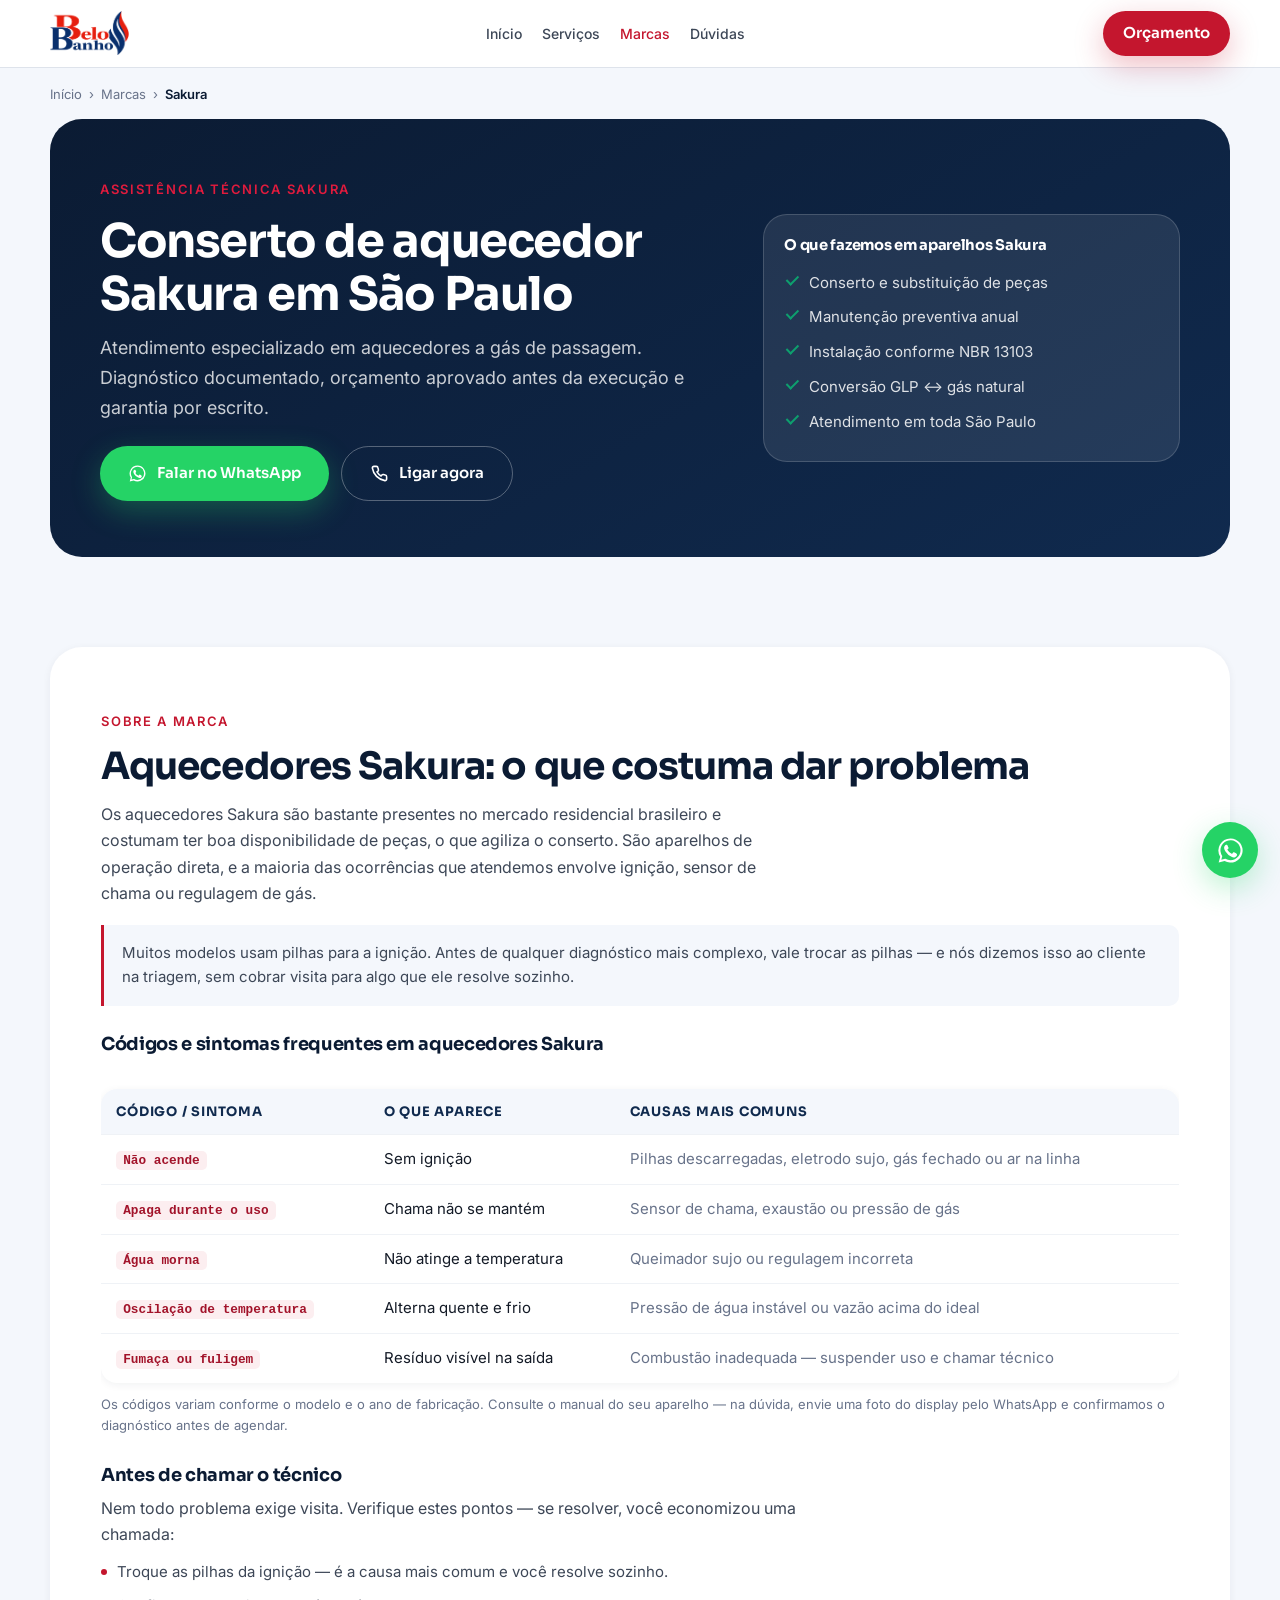
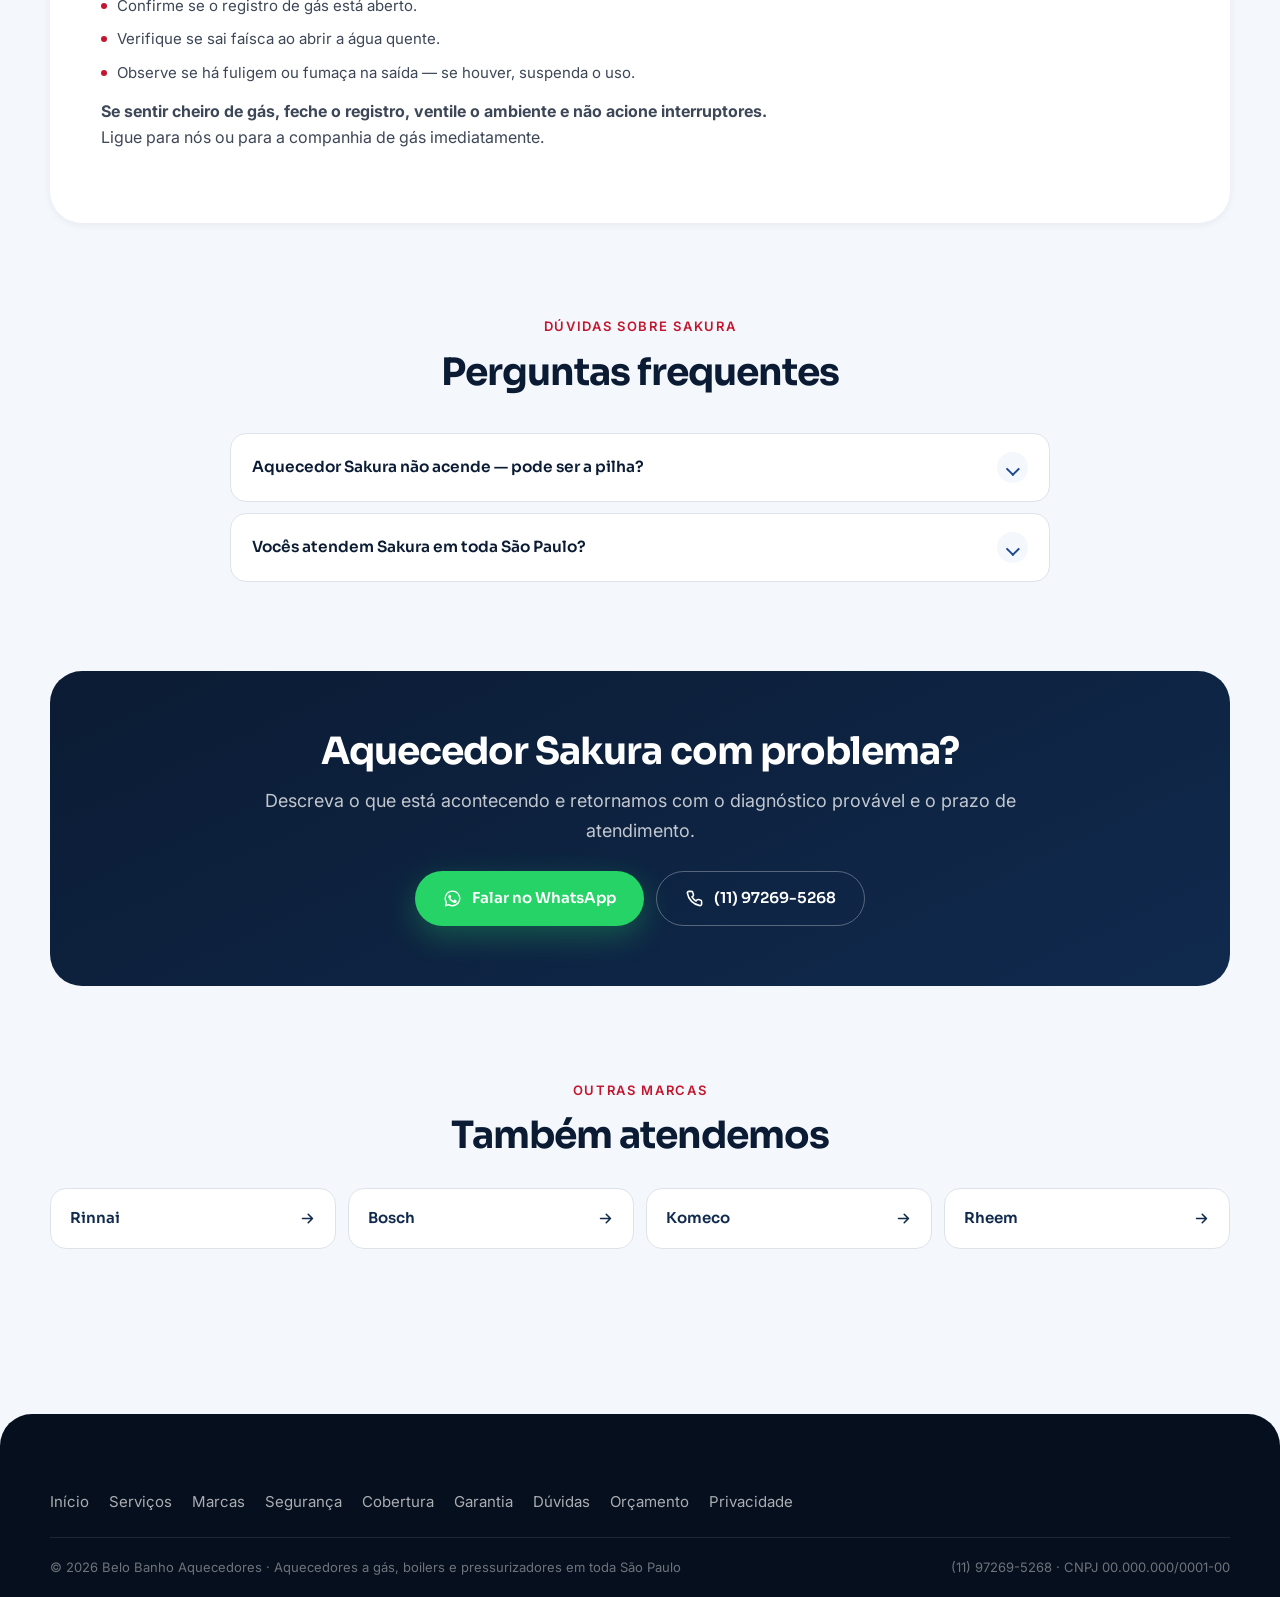
<file: site/marcas/sakura.html>
<!DOCTYPE html>
<html lang="pt-BR">
<head>
<meta charset="UTF-8">
<meta name="viewport" content="width=device-width, initial-scale=1">
<title>Conserto de Aquecedor Sakura em São Paulo | Belo Banho</title>
<meta name="description" content="Assistência técnica para aquecedor Sakura em toda São Paulo. Diagnóstico documentado, orçamento antes da execução e garantia por escrito.">
<link rel="canonical" href="https://belobanho.com.br/marcas/sakura">
<meta name="theme-color" content="#0B1B33">
<meta property="og:type" content="article"><meta property="og:locale" content="pt_BR">
<meta property="og:title" content="Conserto de Aquecedor Sakura em São Paulo | Belo Banho"><meta property="og:description" content="Assistência técnica para aquecedor Sakura em toda São Paulo. Diagnóstico documentado, orçamento antes da execução e garantia por escrito.">
<link rel="preconnect" href="https://fonts.googleapis.com">
<link rel="preconnect" href="https://fonts.gstatic.com" crossorigin>
<link href="https://fonts.googleapis.com/css2?family=Sora:wght@600;700;800&family=Inter:wght@400;500;600&display=swap" rel="stylesheet">
<link rel="stylesheet" href="../assets/style.css">
</head>
<body>
<a class="skip" href="#main">Pular para o conteúdo principal</a>
<header class="hdr" id="hdr"><div class="wrap nav"><a href="../index.html" class="logo" aria-label="Belo Banho Aquecedores — início"><img src="../assets/logo.png" alt="Belo Banho Aquecedores" class="logo__img"></a><nav class="nav__links" aria-label="Navegação"><a href="../index.html">Início</a><a href="../index.html#servicos">Serviços</a><a href="../index.html#marcas" aria-current="true">Marcas</a><a href="../index.html#faq">Dúvidas</a></nav><a href="#orcamento" class="btn btn--primary nav-cta" style="min-height:42px;padding:10px 20px">Orçamento</a><button class="burger" id="burger" aria-label="Abrir menu de navegação" aria-expanded="false" aria-controls="drawer"><span></span><span></span><span></span></button></div></header><div class="drawer" id="drawer" role="dialog" aria-modal="true" aria-label="Menu de navegação"><button class="drawer__close" id="drawerClose" aria-label="Fechar menu"><svg viewBox="0 0 24 24" fill="none" stroke="currentColor" stroke-width="2" stroke-linecap="round" aria-hidden="true"><path d="M18 6 6 18M6 6l12 12"/></svg></button><a href="../index.html">Início</a><a href="../index.html#servicos">Serviços</a><a href="../index.html#marcas">Marcas</a><a href="../index.html#seguranca">Segurança</a><a href="../index.html#cobertura">Área de Atendimento</a><a href="../index.html#faq">Dúvidas</a><a href="#orcamento" class="btn btn--primary">Solicitar orçamento</a></div>
<main id="main"><div class="wrap">
<nav class="crumb" aria-label="Trilha de navegação"><ol>
  <li><a href="../index.html">Início</a></li><li aria-hidden="true">›</li>
  <li><a href="../index.html#marcas">Marcas</a></li><li aria-hidden="true">›</li>
  <li aria-current="page">Sakura</li>
</ol></nav>

<section class="phero">
  <div class="phero__grid">
    <div class="rv">
      <span class="eyebrow" style="color:var(--red-500)">Assistência técnica Sakura</span>
      <h1>Conserto de aquecedor Sakura em São Paulo</h1>
      <p class="lead">Atendimento especializado em aquecedores a gás de passagem. Diagnóstico documentado, orçamento aprovado antes da execução e garantia por escrito.</p>
      <div class="phero__cta">
        <a href="https://wa.me/5511972695268?text=Ol%C3%A1!%20Meu%20aquecedor%20Sakura%20est%C3%A1%20com%20problema." class="btn btn--wa" data-track="wa" data-origin="phero_sakura"><svg viewBox="0 0 24 24" fill="currentColor" aria-hidden="true"><path d="M12 2a10 10 0 0 0-8.5 15.2L2.2 22l4.9-1.3A10 10 0 1 0 12 2m0 18.1a8.3 8.3 0 0 1-4.2-1.2l-.3-.1-3.1.8.8-3-.2-.3A8.3 8.3 0 1 1 12 20.1m4.6-5.9-1.7-.8q-.35-.15-.55.15l-.8 1q-.25.3-.6.1a6.8 6.8 0 0 1-3.4-3q-.2-.35.05-.6l.7-.8q.2-.25.05-.5l-.9-2.1q-.2-.45-.6-.45h-.5q-.4 0-.75.4a3.2 3.2 0 0 0-.9 2.3 5.6 5.6 0 0 0 1.15 2.9 12 12 0 0 0 5 4.4 3.6 3.6 0 0 0 2.9.35 2.5 2.5 0 0 0 1.5-1.35 1.8 1.8 0 0 0 .1-1.1z"/></svg> Falar no WhatsApp</a>
        <a href="tel:+5511972695268" class="btn btn--onDark" data-track="tel" data-origin="phero_sakura"><svg viewBox="0 0 24 24" fill="none" stroke="currentColor" stroke-width="2" stroke-linecap="round" stroke-linejoin="round" aria-hidden="true"><path d="M21 16v3a2 2 0 0 1-2.2 2A19 19 0 0 1 3 5.2 2 2 0 0 1 5 3h3a2 2 0 0 1 2 1.7l.6 2.4a2 2 0 0 1-.5 1.9L8.8 10a15 15 0 0 0 5.2 5.2l1-1.3a2 2 0 0 1 1.9-.5l2.4.6A2 2 0 0 1 21 16"/></svg> Ligar agora</a>
      </div>
    </div>
    <div class="phero__card rv">
      <h2>O que fazemos em aparelhos Sakura</h2>
      <ul>
        <li><i class="ic ic-ck" aria-hidden="true"></i><span>Conserto e substituição de peças</span></li>
        <li><i class="ic ic-ck" aria-hidden="true"></i><span>Manutenção preventiva anual</span></li>
        <li><i class="ic ic-ck" aria-hidden="true"></i><span>Instalação conforme NBR 13103</span></li>
        <li><i class="ic ic-ck" aria-hidden="true"></i><span>Conversão GLP ↔ gás natural</span></li>
        <li><i class="ic ic-ck" aria-hidden="true"></i><span>Atendimento em toda São Paulo</span></li>
      </ul>
    </div>
  </div>
</section>

<section class="sect">
  <div class="panel-white prose rv">
    <span class="eyebrow">Sobre a marca</span>
    <h2 class="h2">Aquecedores Sakura: o que costuma dar problema</h2>
    <p>Os aquecedores Sakura são bastante presentes no mercado residencial brasileiro e costumam ter boa disponibilidade de peças, o que agiliza o conserto. São aparelhos de operação direta, e a maioria das ocorrências que atendemos envolve ignição, sensor de chama ou regulagem de gás.</p>
    <div class="safety__note" style="background:var(--blue-50);border-left-color:var(--red-600);color:var(--gray-700);border-radius:0 10px 10px 0;margin-top:18px;padding:16px 18px;font-size:.9375rem">Muitos modelos usam pilhas para a ignição. Antes de qualquer diagnóstico mais complexo, vale trocar as pilhas — e nós dizemos isso ao cliente na triagem, sem cobrar visita para algo que ele resolve sozinho.</div>

    <h3>Códigos e sintomas frequentes em aquecedores Sakura</h3>
    <div class="tblwrap"><table class="tbl">
      <caption>Os códigos variam conforme o modelo e o ano de fabricação. Consulte o manual do seu aparelho — na dúvida, envie uma foto do display pelo WhatsApp e confirmamos o diagnóstico antes de agendar.</caption>
      <thead><tr><th>Código / sintoma</th><th>O que aparece</th><th>Causas mais comuns</th></tr></thead>
      <tbody><tr><td><code>Não acende</code></td><td>Sem ignição</td><td>Pilhas descarregadas, eletrodo sujo, gás fechado ou ar na linha</td></tr><tr><td><code>Apaga durante o uso</code></td><td>Chama não se mantém</td><td>Sensor de chama, exaustão ou pressão de gás</td></tr><tr><td><code>Água morna</code></td><td>Não atinge a temperatura</td><td>Queimador sujo ou regulagem incorreta</td></tr><tr><td><code>Oscilação de temperatura</code></td><td>Alterna quente e frio</td><td>Pressão de água instável ou vazão acima do ideal</td></tr><tr><td><code>Fumaça ou fuligem</code></td><td>Resíduo visível na saída</td><td>Combustão inadequada — suspender uso e chamar técnico</td></tr></tbody>
    </table></div>

    <h3>Antes de chamar o técnico</h3>
    <p>Nem todo problema exige visita. Verifique estes pontos — se resolver, você economizou uma chamada:</p>
    <ul><li>Troque as pilhas da ignição — é a causa mais comum e você resolve sozinho.</li><li>Confirme se o registro de gás está aberto.</li><li>Verifique se sai faísca ao abrir a água quente.</li><li>Observe se há fuligem ou fumaça na saída — se houver, suspenda o uso.</li></ul>
    <p><strong>Se sentir cheiro de gás, feche o registro, ventile o ambiente e não acione interruptores.</strong> Ligue para nós ou para a companhia de gás imediatamente.</p>
  </div>
</section>

<section class="sect" style="padding-top:0"><div class="wrap" style="width:100%">
  <div class="mid rv"><span class="eyebrow">Dúvidas sobre Sakura</span><h2 class="h2">Perguntas frequentes</h2></div>
  <div class="faq rv"><div class="faq__item"><button class="faq__q" aria-expanded="false">Aquecedor Sakura não acende — pode ser a pilha?<span class="faq__chev"><i class="ic ic-chev" aria-hidden="true"></i></span></button><div class="faq__a"><p>Sim, é a causa mais comum e você mesmo resolve. Se após a troca continuar sem acender, aí sim é caso de diagnóstico técnico.</p></div></div><div class="faq__item"><button class="faq__q" aria-expanded="false">Vocês atendem Sakura em toda São Paulo?<span class="faq__chev"><i class="ic ic-chev" aria-hidden="true"></i></span></button><div class="faq__a"><p>Sim. Atendemos a capital inteira, com equipe distribuída pela cidade para reduzir o tempo até você.</p></div></div></div>
</div></section>

<section class="sect" id="orcamento" style="padding-top:0">
  <div class="cta rv" style="text-align:center">
    <h2 class="h2">Aquecedor Sakura com problema?</h2>
    <p class="lead" style="margin:0 auto 26px">Descreva o que está acontecendo e retornamos com o diagnóstico provável e o prazo de atendimento.</p>
    <div style="display:flex;gap:12px;justify-content:center;flex-wrap:wrap">
      <a href="https://wa.me/5511972695268?text=Ol%C3%A1!%20Meu%20aquecedor%20Sakura%20est%C3%A1%20com%20problema." class="btn btn--wa" data-track="wa" data-origin="cta_sakura"><svg viewBox="0 0 24 24" fill="currentColor" aria-hidden="true"><path d="M12 2a10 10 0 0 0-8.5 15.2L2.2 22l4.9-1.3A10 10 0 1 0 12 2m0 18.1a8.3 8.3 0 0 1-4.2-1.2l-.3-.1-3.1.8.8-3-.2-.3A8.3 8.3 0 1 1 12 20.1m4.6-5.9-1.7-.8q-.35-.15-.55.15l-.8 1q-.25.3-.6.1a6.8 6.8 0 0 1-3.4-3q-.2-.35.05-.6l.7-.8q.2-.25.05-.5l-.9-2.1q-.2-.45-.6-.45h-.5q-.4 0-.75.4a3.2 3.2 0 0 0-.9 2.3 5.6 5.6 0 0 0 1.15 2.9 12 12 0 0 0 5 4.4 3.6 3.6 0 0 0 2.9.35 2.5 2.5 0 0 0 1.5-1.35 1.8 1.8 0 0 0 .1-1.1z"/></svg> Falar no WhatsApp</a>
      <a href="tel:+5511972695268" class="btn btn--onDark" data-track="tel" data-origin="cta_sakura"><svg viewBox="0 0 24 24" fill="none" stroke="currentColor" stroke-width="2" stroke-linecap="round" stroke-linejoin="round" aria-hidden="true"><path d="M21 16v3a2 2 0 0 1-2.2 2A19 19 0 0 1 3 5.2 2 2 0 0 1 5 3h3a2 2 0 0 1 2 1.7l.6 2.4a2 2 0 0 1-.5 1.9L8.8 10a15 15 0 0 0 5.2 5.2l1-1.3a2 2 0 0 1 1.9-.5l2.4.6A2 2 0 0 1 21 16"/></svg> (11) 97269-5268</a>
    </div>
  </div>
</section>

<section class="sect" style="padding-top:0">
  <div class="mid rv"><span class="eyebrow">Outras marcas</span><h2 class="h2">Também atendemos</h2></div>
  <div class="rel rv"><a href="rinnai">Rinnai <svg viewBox="0 0 24 24" fill="none" stroke="currentColor" stroke-width="2.2" stroke-linecap="round" stroke-linejoin="round" aria-hidden="true"><path d="M5 12h14M13 6l6 6-6 6"/></svg></a><a href="bosch">Bosch <svg viewBox="0 0 24 24" fill="none" stroke="currentColor" stroke-width="2.2" stroke-linecap="round" stroke-linejoin="round" aria-hidden="true"><path d="M5 12h14M13 6l6 6-6 6"/></svg></a><a href="komeco">Komeco <svg viewBox="0 0 24 24" fill="none" stroke="currentColor" stroke-width="2.2" stroke-linecap="round" stroke-linejoin="round" aria-hidden="true"><path d="M5 12h14M13 6l6 6-6 6"/></svg></a><a href="rheem">Rheem <svg viewBox="0 0 24 24" fill="none" stroke="currentColor" stroke-width="2.2" stroke-linecap="round" stroke-linejoin="round" aria-hidden="true"><path d="M5 12h14M13 6l6 6-6 6"/></svg></a></div>
</section>
</div></main>

<footer class="ft"><div class="wrap"><div style="display:flex;flex-wrap:wrap;gap:12px 20px;font-size:.9375rem;padding-bottom:22px"><a href="../index.html">Início</a><a href="../index.html#servicos">Serviços</a><a href="../index.html#marcas">Marcas</a><a href="../index.html#seguranca">Segurança</a><a href="../index.html#cobertura">Cobertura</a><a href="../index.html#garantia">Garantia</a><a href="../index.html#faq">Dúvidas</a><a href="../index.html#orcamento">Orçamento</a><a href="/politica-de-privacidade">Privacidade</a></div><div class="ft__bottom"><span>© 2026 Belo Banho Aquecedores · Aquecedores a gás, boilers e pressurizadores em toda São Paulo</span><span>(11) 97269-5268 · CNPJ 00.000.000/0001-00</span></div></div></footer>

<a href="https://wa.me/5511972695268?text=Ol%C3%A1!%20Meu%20aquecedor%20Sakura%20est%C3%A1%20com%20problema." class="wafab" aria-label="Falar no WhatsApp" data-track="wa" data-origin="fab"><svg viewBox="0 0 24 24" fill="currentColor" aria-hidden="true"><path d="M12 2a10 10 0 0 0-8.5 15.2L2.2 22l4.9-1.3A10 10 0 1 0 12 2m0 18.1a8.3 8.3 0 0 1-4.2-1.2l-.3-.1-3.1.8.8-3-.2-.3A8.3 8.3 0 1 1 12 20.1m4.6-5.9-1.7-.8q-.35-.15-.55.15l-.8 1q-.25.3-.6.1a6.8 6.8 0 0 1-3.4-3q-.2-.35.05-.6l.7-.8q.2-.25.05-.5l-.9-2.1q-.2-.45-.6-.45h-.5q-.4 0-.75.4a3.2 3.2 0 0 0-.9 2.3 5.6 5.6 0 0 0 1.15 2.9 12 12 0 0 0 5 4.4 3.6 3.6 0 0 0 2.9.35 2.5 2.5 0 0 0 1.5-1.35 1.8 1.8 0 0 0 .1-1.1z"/></svg></a>

<script type="application/ld+json">{"@context": "https://schema.org", "@type": "Service", "serviceType": "Conserto de aquecedor Sakura", "brand": {"@type": "Brand", "name": "Sakura"}, "provider": {"@type": "HVACBusiness", "name": "Belo Banho Aquecedores", "@id": "https://belobanho.com.br/#organizacao"}, "areaServed": {"@type": "City", "name": "São Paulo"}, "description": "Assistência técnica para aquecedor Sakura em toda São Paulo. Diagnóstico documentado, orçamento antes da execução e garantia por escrito."}</script>
<script type="application/ld+json">{"@context": "https://schema.org", "@type": "FAQPage", "mainEntity": [{"@type": "Question", "name": "Aquecedor Sakura não acende — pode ser a pilha?", "acceptedAnswer": {"@type": "Answer", "text": "Sim, é a causa mais comum e você mesmo resolve. Se após a troca continuar sem acender, aí sim é caso de diagnóstico técnico."}}, {"@type": "Question", "name": "Vocês atendem Sakura em toda São Paulo?", "acceptedAnswer": {"@type": "Answer", "text": "Sim. Atendemos a capital inteira, com equipe distribuída pela cidade para reduzir o tempo até você."}}]}</script>
<script type="application/ld+json">{"@context": "https://schema.org", "@type": "BreadcrumbList", "itemListElement": [{"@type": "ListItem", "position": 1, "name": "Início", "item": "https://belobanho.com.br/"}, {"@type": "ListItem", "position": 2, "name": "Marcas", "item": "https://belobanho.com.br/#marcas"}, {"@type": "ListItem", "position": 3, "name": "Sakura", "item": "https://belobanho.com.br/marcas/sakura"}]}</script>
<script src="../assets/app.js" defer></script>
</body>
</html>
</file>
<file: site/assets/style.css>
/* Campo Belo Aquecedores — Design System (ver 02-design-system.md) */
:root{
  --blue-950:#060F1D;--blue-900:#0B1B33;--blue-800:#102A4E;--blue-700:#16386B;
  --blue-600:#1D4A8F;--blue-500:#2A61B0;--blue-100:#E4ECF7;--blue-50:#F4F7FC;
  --red-700:#A2132A;--red-600:#C4162E;--red-500:#E01B3D;--red-50:#FCEEF0;
  --ink:#131A26;--gray-700:#3D4757;--gray-500:#68738A;--gray-300:#B4BDCB;
  --gray-200:#DEE3EB;--gray-100:#EFF2F6;--white:#fff;
  --wa:#25D366;--wa-dark:#1DA851;--success:#0E9F6E;--star:#F5B301;
  --font-display:'Sora',system-ui,-apple-system,sans-serif;
  --font-body:'Inter',system-ui,-apple-system,sans-serif;
  --fs-display:clamp(2.2rem,1.35rem + 3.6vw,3.7rem);
  --fs-h2:clamp(1.6rem,1.25rem + 1.7vw,2.35rem);
  --fs-lead:clamp(1rem,.97rem + .25vw,1.125rem);
  --fs-sm:.9375rem;--fs-xs:.8125rem;
  --r-sm:10px;--r-md:16px;--r-lg:24px;--r-xl:32px;--r-full:999px;
  --sh-sm:0 2px 8px rgba(11,27,51,.06);--sh-md:0 8px 28px rgba(11,27,51,.08);
  --sh-lg:0 20px 56px rgba(11,27,51,.12);--sh-xl:0 32px 80px rgba(11,27,51,.16);
  --sh-red:0 10px 30px rgba(196,22,46,.28);--sh-wa:0 10px 30px rgba(37,211,102,.3);
  --ease:cubic-bezier(.4,0,.2,1);--ease-out:cubic-bezier(.16,1,.3,1);--gutter:20px;
}
@media(min-width:640px){:root{--gutter:32px}}
@media(min-width:1024px){:root{--gutter:44px}}
*{margin:0;padding:0;box-sizing:border-box}
html{scroll-behavior:smooth;-webkit-text-size-adjust:100%}
body{font-family:var(--font-body);font-size:1rem;line-height:1.65;color:var(--ink);background:var(--blue-50);-webkit-font-smoothing:antialiased;overflow-x:hidden}
a{color:inherit;text-decoration:none}
ul{list-style:none}
button{font:inherit;background:none;border:none;cursor:pointer;color:inherit}
svg{display:block}
img{max-width:100%;display:block}
:focus-visible{outline:3px solid var(--blue-600);outline-offset:3px;border-radius:4px}
.skip{position:absolute;left:-9999px;top:0;z-index:999;background:var(--blue-900);color:#fff;padding:14px 22px;border-radius:0 0 var(--r-sm) 0;font-weight:600}
.skip:focus{left:0}
.sr{position:absolute;width:1px;height:1px;overflow:hidden;clip:rect(0,0,0,0);white-space:nowrap}
.wrap{width:min(1180px,100% - 2*var(--gutter));margin-inline:auto}
.sect{padding:clamp(52px,7vw,92px) 0}
h1,h2,h3,h4{font-family:var(--font-display);line-height:1.14;color:var(--blue-900);letter-spacing:-.02em}
p{max-width:70ch}
.eyebrow{display:inline-flex;align-items:center;gap:9px;font-size:var(--fs-xs);font-weight:600;letter-spacing:.13em;text-transform:uppercase;color:var(--red-600);margin-bottom:14px}
.h2{font-size:var(--fs-h2);margin-bottom:12px;letter-spacing:-.025em}
.lead{color:var(--gray-500);font-size:var(--fs-lead)}
.mid{text-align:center}
.mid .lead{margin-inline:auto}
.mid .eyebrow{justify-content:center}

.btn{display:inline-flex;align-items:center;justify-content:center;gap:10px;min-height:52px;padding:14px 28px;font-family:var(--font-display);font-weight:600;font-size:var(--fs-sm);border-radius:var(--r-full);transition:transform .16s var(--ease),box-shadow .16s var(--ease),background-color .16s var(--ease),border-color .16s var(--ease);white-space:nowrap;text-align:center}
.btn:hover{transform:translateY(-2px)}
.btn:active{transform:translateY(0)}
.btn svg{width:19px;height:19px;flex:none}
.btn--primary{background:var(--red-600);color:#fff;box-shadow:var(--sh-red)}
.btn--primary:hover{background:var(--red-700)}
.btn--blue{background:var(--blue-700);color:#fff;box-shadow:var(--sh-md)}
.btn--blue:hover{background:var(--blue-600)}
.btn--wa{background:var(--wa);color:#fff;box-shadow:var(--sh-wa)}
.btn--wa:hover{background:var(--wa-dark)}
.btn--light{background:#fff;color:var(--blue-800);box-shadow:var(--sh-md)}
.btn--outline{border:2px solid var(--gray-200);color:var(--blue-700);background:#fff}
.btn--outline:hover{border-color:var(--blue-600);color:var(--blue-600)}
.btn--onDark{border:1.5px solid rgba(255,255,255,.3);color:#fff}
.btn--onDark:hover{background:rgba(255,255,255,.1)}
.btn__stack{display:flex;flex-direction:column;align-items:flex-start;line-height:1.2}
.btn__stack small{font-weight:400;font-size:.72rem;opacity:.78}

.hdr{position:sticky;top:0;z-index:50;background:rgba(255,255,255,.94);backdrop-filter:saturate(180%) blur(14px);border-bottom:1px solid var(--gray-200);transition:box-shadow .24s var(--ease)}
.hdr.is-stuck{box-shadow:var(--sh-md)}
.nav{display:flex;align-items:center;justify-content:space-between;gap:18px;padding:11px 0}
.logo{display:flex;align-items:center;gap:10px;flex:none}
.logo__img{height:44px;width:auto;display:block}
.logo__mark{width:42px;height:42px;border-radius:12px;background:linear-gradient(140deg,var(--blue-700),var(--blue-600));display:grid;place-items:center;flex:none;box-shadow:0 4px 14px rgba(22,56,107,.26)}
.logo__mark svg{width:23px;height:23px}
.logo__txt{display:flex;flex-direction:column;line-height:1.1}
.logo__txt b{font-family:var(--font-display);font-size:1.02rem;font-weight:800;color:var(--blue-900);letter-spacing:-.02em}
.logo__txt span{font-family:var(--font-display);font-size:.6rem;font-weight:600;letter-spacing:.24em;text-transform:uppercase;color:var(--red-600)}
.nav__links{display:none;align-items:center;gap:20px;font-size:.875rem;font-weight:500}
.nav__links a{display:inline-flex;align-items:center;gap:6px;color:var(--gray-700);transition:color .16s;padding:6px 0}
.nav__links a:hover,.nav__links a[aria-current]{color:var(--red-600)}
.nav__links svg{width:15px;height:15px;color:var(--blue-600)}
.nav__links a:hover svg{color:var(--red-600)}
.burger{display:grid;place-items:center;width:44px;height:44px;border-radius:var(--r-sm);flex:none}
.burger span{display:block;width:22px;height:2px;background:var(--blue-900);border-radius:2px;transition:transform .3s var(--ease),opacity .2s}
.burger span+span{margin-top:5px}
.burger[aria-expanded="true"] span:nth-child(1){transform:translateY(7px) rotate(45deg)}
.burger[aria-expanded="true"] span:nth-child(2){opacity:0}
.burger[aria-expanded="true"] span:nth-child(3){transform:translateY(-7px) rotate(-45deg)}
@media(min-width:1100px){.nav__links{display:flex}.burger{display:none}}
.nav-cta{display:none}
@media(min-width:1100px){.nav-cta{display:inline-flex}}
.drawer{position:fixed;inset:0;z-index:70;background:var(--blue-900);display:flex;flex-direction:column;justify-content:center;gap:2px;padding:32px var(--gutter);opacity:0;visibility:hidden;transition:opacity .3s var(--ease),visibility .3s;overflow-y:auto}
.drawer.is-open{opacity:1;visibility:visible}
.drawer a{font-family:var(--font-display);font-size:1.15rem;font-weight:600;color:#fff;padding:12px 0;border-bottom:1px solid rgba(255,255,255,.1)}
.drawer .btn{margin-top:20px;align-self:flex-start}
.drawer__close{position:absolute;top:16px;right:var(--gutter);width:44px;height:44px;display:grid;place-items:center;color:#fff}
.drawer__close svg{width:26px;height:26px}

.hero{position:relative;background:linear-gradient(150deg,var(--blue-950),var(--blue-900) 45%,var(--blue-800));color:#fff;overflow:hidden;border-radius:0 0 var(--r-xl) var(--r-xl);padding:clamp(32px,4.5vw,56px) 0 clamp(92px,10vw,132px)}
.hero::after{content:"";position:absolute;inset:0;pointer-events:none;opacity:.45;background-image:linear-gradient(rgba(255,255,255,.03) 1px,transparent 1px),linear-gradient(90deg,rgba(255,255,255,.03) 1px,transparent 1px);background-size:54px 54px;mask-image:radial-gradient(ellipse 75% 65% at 45% 40%,#000,transparent)}
.hero__grid{position:relative;z-index:2;display:grid;gap:34px;align-items:center}
@media(min-width:1024px){.hero__grid{grid-template-columns:1.02fr .98fr;gap:40px}}
.badge{display:inline-flex;align-items:center;gap:9px;background:rgba(255,255,255,.1);border:1px solid rgba(255,255,255,.2);color:#fff;font-size:.72rem;font-weight:600;letter-spacing:.1em;text-transform:uppercase;padding:8px 16px;border-radius:var(--r-full);margin-bottom:18px}
.badge svg{width:15px;height:15px;color:var(--red-500)}
.hero h1{font-size:var(--fs-display);font-weight:800;color:#fff;letter-spacing:-.035em;margin-bottom:16px;line-height:1.06;max-width:13ch}
.hero h1 em{font-style:normal;color:var(--red-500)}
@media(max-width:559px){
  .badge{display:flex;width:fit-content;margin-inline:auto}
  .hero h1{text-align:center;margin-inline:auto}
}
.hero__lead{color:rgba(255,255,255,.78);font-size:var(--fs-lead);margin-bottom:22px;max-width:46ch}
.hero__list{display:grid;grid-template-columns:repeat(2,minmax(0,1fr));gap:9px 18px;margin-bottom:26px;max-width:430px}
.hero__list li{display:flex;align-items:center;gap:9px;font-size:var(--fs-sm);color:rgba(255,255,255,.92);font-weight:500}
.hero__list svg{width:17px;height:17px;color:var(--success);flex:none}
.hero__cta{display:flex;gap:12px;flex-wrap:wrap}
.hero__cta .btn{flex:1 1 auto;min-width:206px}
.hero__right{position:relative;display:grid;gap:16px;min-width:0}
@media(min-width:560px){.hero__right{grid-template-columns:1.3fr .7fr;align-items:stretch}}
.hero__photo{position:relative;min-height:340px}
.hero__photo>img{width:100%;height:100%;object-fit:cover;position:absolute;inset:0;border-radius:inherit}
.photo-slot{display:grid;place-items:center;gap:9px;text-align:center;padding:22px;color:rgba(255,255,255,.45);font-size:.72rem;line-height:1.45}
.photo-slot svg{width:46px;height:46px;opacity:.5}
.mascot{position:absolute;right:-10px;bottom:-6px;width:clamp(160px,42%,260px);z-index:3;filter:drop-shadow(0 14px 26px rgba(0,0,0,.4))}
.hero__photo>img.mascot{position:absolute;top:auto;left:0;right:0;bottom:0;margin-inline:auto;width:clamp(170px,46%,220px);height:auto;aspect-ratio:700/754;object-fit:contain;z-index:3;filter:drop-shadow(0 14px 26px rgba(0,0,0,.4))}
.mascot--float{animation:bob 4.2s ease-in-out infinite}
@keyframes bob{0%,100%{transform:translateY(0)}50%{transform:translateY(-9px)}}
.bubble{position:absolute;top:10px;left:0;right:0;margin-inline:auto;z-index:4;background:#fff;color:var(--blue-900);border:2.5px solid var(--blue-900);border-radius:20px;padding:10px 14px;box-shadow:var(--sh-lg);max-width:150px;font-size:.76rem;line-height:1.35}
@media(min-width:560px){
  .hero__photo{display:flex;flex-direction:column;align-items:center;justify-content:center;gap:10px}
  .hero__photo>img.mascot{position:relative;left:auto;right:auto;bottom:auto;margin-inline:0;width:clamp(240px,60%,380px)}
  .bubble{position:relative;top:auto;left:auto;right:auto;margin-inline:0;max-width:165px}
}
.bubble::before,.bubble::after{content:"";position:absolute;left:50%;width:0;height:0;border-left:13px solid transparent;border-right:13px solid transparent}
.bubble::before{bottom:-15px;border-top:15px solid var(--blue-900);margin-left:-13px}
.bubble::after{bottom:-11.5px;border-top:12px solid #fff;margin-left:-10px}
.bubble b{display:block;font-family:var(--font-display);font-size:.84rem;margin-bottom:2px}
.hero__brands{background:linear-gradient(160deg,rgba(255,255,255,.12),rgba(255,255,255,.05));border:1px solid rgba(255,255,255,.16);border-radius:var(--r-lg);padding:19px 17px;backdrop-filter:blur(6px)}
.hero__brands h2{font-size:.72rem;font-weight:700;color:#fff;letter-spacing:.08em;text-transform:uppercase;margin-bottom:12px;line-height:1.35}
.hero__brands li{display:flex;align-items:center;gap:8px;padding:4px 0;font-size:var(--fs-sm);color:rgba(255,255,255,.9);font-weight:500}
.hero__brands svg{width:15px;height:15px;color:var(--success);flex:none}
.hero__brands a:hover{color:#fff;text-decoration:underline}

.stats{position:relative;z-index:5;margin-top:clamp(-72px,-7vw,-52px)}
.stats__in{background:#fff;border-radius:var(--r-lg);box-shadow:var(--sh-lg);display:grid;gap:4px;padding:8px}
@media(min-width:640px){.stats__in{grid-template-columns:repeat(2,1fr)}}
@media(min-width:1024px){.stats__in{grid-template-columns:repeat(4,1fr)}}
.stat{display:flex;align-items:center;gap:13px;padding:17px 15px;border-radius:var(--r-md);transition:background .2s}
.stat:hover{background:var(--blue-50)}
.stat__ic{width:44px;height:44px;border-radius:12px;background:var(--blue-100);color:var(--blue-700);display:grid;place-items:center;flex:none}
.stat__ic svg{width:23px;height:23px}
.stat b{display:block;font-family:var(--font-display);font-size:.92rem;color:var(--blue-900);line-height:1.25}
.stat span{font-size:var(--fs-xs);color:var(--gray-500);line-height:1.4}

.panel-white{background:#fff;border-radius:var(--r-xl);padding:clamp(30px,5vw,60px) clamp(20px,4vw,52px);box-shadow:var(--sh-sm)}

.svc{display:grid;gap:15px;margin-top:38px;grid-template-columns:repeat(auto-fit,minmax(min(100%,192px),1fr))}
.svc__card{background:#fff;border:1px solid var(--gray-200);border-radius:var(--r-md);padding:25px 18px;text-align:center;transition:transform .24s var(--ease),box-shadow .24s var(--ease),border-color .24s}
.svc__card:hover{transform:translateY(-6px);box-shadow:var(--sh-lg);border-color:var(--blue-100)}
.svc__ic{width:54px;height:54px;margin:0 auto 15px;border-radius:15px;background:var(--blue-50);color:var(--blue-700);display:grid;place-items:center}
.svc__ic svg{width:27px;height:27px}
.svc__card h3{font-size:.96rem;font-weight:700;margin-bottom:7px;line-height:1.3}
.svc__card p{font-size:var(--fs-xs);color:var(--gray-500);line-height:1.55;margin-inline:auto}

.brandrow{display:flex;flex-wrap:wrap;justify-content:center;align-items:center;gap:13px;margin-top:30px}
.brandrow a{font-family:var(--font-display);font-weight:700;font-size:1rem;color:var(--blue-800);background:#fff;border:1px solid var(--gray-200);border-radius:var(--r-sm);padding:13px 24px;transition:transform .2s var(--ease),border-color .2s,color .2s,box-shadow .2s}
.brandrow a:hover{transform:translateY(-3px);border-color:var(--red-500);color:var(--red-600);box-shadow:var(--sh-sm)}

.brandtabs{margin-top:32px}
.brandtabs__list{display:flex;flex-wrap:wrap;justify-content:center;gap:8px;list-style:none;padding:0;margin:0}
.brandtabs__tab{font-family:var(--font-display);font-weight:700;font-size:.82rem;color:var(--blue-800);background:#fff;border:1.5px solid var(--gray-200);border-radius:var(--r-full);padding:10px 18px;cursor:pointer;transition:transform .18s var(--ease),border-color .18s,color .18s,background-color .18s,box-shadow .18s}
.brandtabs__tab:hover{border-color:var(--red-500);color:var(--red-600)}
.brandtabs__tab.is-active{background:var(--blue-800);border-color:var(--blue-800);color:#fff;box-shadow:var(--sh-md)}
.brandtabs__tab:focus-visible{outline:3px solid var(--blue-600);outline-offset:2px}
.brandtabs__panels{margin-top:28px}
.brandtabs__panel-in{background:var(--blue-50);border-radius:var(--r-lg);padding:clamp(24px,4vw,40px);display:grid;gap:26px}
@media(min-width:800px){.brandtabs__panel-in{grid-template-columns:1.3fr 1fr;align-items:center}}
.brandtabs__panel h3{font-size:1.2rem;margin-bottom:10px}
.brandtabs__panel p{color:var(--gray-500);font-size:var(--fs-sm);margin-bottom:16px;max-width:none}
.brandtabs__panel ul{display:grid;gap:2px}
.brandtabs__panel li{display:flex;gap:9px;align-items:flex-start;padding:5px 0;font-size:var(--fs-sm);color:var(--gray-700)}
.brandtabs__panel .ic-ck{color:var(--success);margin-top:3px}
.brandtabs__actions{display:flex;flex-direction:column;gap:10px}
.brandtabs__actions .btn{width:100%}

.proc{display:grid;gap:26px;margin-top:42px;grid-template-columns:1fr;position:relative}
@media(min-width:768px){.proc{grid-template-columns:repeat(2,1fr)}}
@media(min-width:1100px){.proc{grid-template-columns:repeat(4,1fr);gap:18px}}
.proc__step{text-align:center;position:relative;padding:0 8px}
.proc__ic{width:74px;height:74px;margin:0 auto 15px;border-radius:50%;background:#fff;border:2px solid var(--blue-100);color:var(--blue-700);display:grid;place-items:center;position:relative;box-shadow:var(--sh-sm)}
.proc__ic svg{width:33px;height:33px}
.proc__n{position:absolute;top:-5px;right:-5px;width:27px;height:27px;border-radius:50%;background:var(--red-600);color:#fff;font-family:var(--font-display);font-size:.78rem;font-weight:700;display:grid;place-items:center;box-shadow:var(--sh-red)}
.proc__step h3{font-size:.98rem;margin-bottom:7px}
.proc__step p{font-size:var(--fs-xs);color:var(--gray-500);line-height:1.55;margin-inline:auto;max-width:30ch}
@media(min-width:1100px){
  .proc__step::after{content:"";position:absolute;top:37px;left:calc(50% + 50px);width:calc(100% - 100px);height:2px;background:repeating-linear-gradient(90deg,var(--blue-100) 0 7px,transparent 7px 14px)}
  .proc__step:last-child::after{display:none}
}

.about{display:grid;gap:30px;align-items:center}
@media(min-width:900px){.about{grid-template-columns:.82fr 1.18fr;gap:42px}}
.about__photo{border-radius:var(--r-lg);overflow:hidden;background:linear-gradient(150deg,var(--blue-700),var(--blue-900));aspect-ratio:1672/941;display:grid;place-items:center;position:relative}
.about__photo img{width:100%;height:100%;object-fit:contain}
.mini{display:grid;grid-template-columns:repeat(auto-fit,minmax(min(100%,156px),1fr));gap:14px;margin:22px 0}
.mini li{display:flex;gap:10px;align-items:flex-start}
.mini svg{width:20px;height:20px;color:var(--red-600);flex:none;margin-top:2px}
.mini b{display:block;font-family:var(--font-display);font-size:.84rem;color:var(--blue-900);line-height:1.3}
.mini span{font-size:.74rem;color:var(--gray-500);line-height:1.4}

.safety{background:linear-gradient(160deg,var(--blue-900),var(--blue-800));color:#fff;border-radius:var(--r-xl);padding:clamp(30px,5vw,60px) clamp(20px,4vw,52px);position:relative;overflow:hidden}
.safety::before{content:"";position:absolute;width:520px;height:520px;border-radius:50%;bottom:-260px;left:-160px;background:radial-gradient(circle,rgba(196,22,46,.17),transparent 65%)}
.safety__grid{position:relative;z-index:2;display:grid;gap:30px}
@media(min-width:1024px){.safety__grid{grid-template-columns:.95fr 1.05fr;gap:46px;align-items:center}}
.safety .h2{color:#fff}
.safety .lead{color:rgba(255,255,255,.75)}
.checks{display:grid;gap:2px;background:rgba(255,255,255,.08);border:1px solid rgba(255,255,255,.13);border-radius:var(--r-md);overflow:hidden}
.checks li{display:flex;gap:13px;align-items:flex-start;padding:15px 17px;background:rgba(11,27,51,.48)}
.checks__ic{width:25px;height:25px;border-radius:50%;background:rgba(14,159,110,.18);color:#4ADE9E;display:grid;place-items:center;flex:none;margin-top:1px}
.checks__ic svg{width:13px;height:13px}
.checks b{display:block;font-family:var(--font-display);font-size:var(--fs-sm);font-weight:600;color:#fff;margin-bottom:2px}
.checks span{font-size:var(--fs-xs);color:rgba(255,255,255,.6);line-height:1.5}
.safety__note{margin-top:20px;padding:17px 19px;border-left:3px solid var(--red-500);background:rgba(255,255,255,.05);border-radius:0 var(--r-sm) var(--r-sm) 0;font-size:var(--fs-sm);color:rgba(255,255,255,.88)}
.safety__mascot{position:absolute;right:4px;bottom:-12px;width:clamp(84px,15%,180px);height:auto;aspect-ratio:700/830;z-index:1;opacity:.96;pointer-events:none}
@media(min-width:1024px){.safety__mascot{z-index:3}}
@media(max-width:899px){.safety{padding-bottom:110px}}

.faq__head{display:flex;align-items:center;justify-content:space-between;gap:24px;flex-wrap:wrap}
.faq__head>div{flex:1;min-width:240px}
.faq__mascot{width:clamp(78px,13vw,132px);height:auto;aspect-ratio:700/736;flex:none;margin-inline:auto}

.cta__mascot{width:clamp(72px,11vw,140px);height:auto;aspect-ratio:700/691;margin-top:26px;opacity:.96;pointer-events:none}

.testi{display:grid;gap:17px;margin-top:38px;grid-template-columns:repeat(auto-fit,minmax(min(100%,285px),1fr))}
.testi__card{background:#fff;border:1px solid var(--gray-200);border-radius:var(--r-md);padding:25px 22px;display:flex;flex-direction:column;gap:13px;transition:transform .24s var(--ease),box-shadow .24s var(--ease)}
.testi__card:hover{transform:translateY(-5px);box-shadow:var(--sh-lg)}
.testi__top{display:flex;align-items:center;justify-content:space-between;gap:10px}
.stars{display:flex;gap:2px;color:var(--star)}
.stars svg{width:16px;height:16px}
.gmark{display:flex;align-items:center;gap:5px;font-size:.67rem;color:var(--gray-500);font-weight:500}
.gmark svg{width:14px;height:14px}
.testi__card p{font-size:var(--fs-sm);color:var(--gray-700);flex:1;line-height:1.6}
.testi__who{display:flex;align-items:center;gap:11px;padding-top:13px;border-top:1px solid var(--gray-100)}
.avatar{width:41px;height:41px;border-radius:50%;background:linear-gradient(140deg,var(--blue-600),var(--blue-800));color:#fff;font-family:var(--font-display);font-weight:700;display:grid;place-items:center;font-size:.84rem;flex:none}
.testi__who b{display:block;font-size:.87rem;color:var(--blue-900)}
.testi__who span{font-size:.74rem;color:var(--gray-500)}

.guar{display:grid;gap:17px;margin-top:34px}
@media(min-width:768px){.guar{grid-template-columns:1fr 1fr}}
.guar__box{background:#fff;border:1px solid var(--gray-200);border-radius:var(--r-md);padding:26px 24px}
.guar__box--yes{border-top:3px solid var(--success)}
.guar__box--no{border-top:3px solid var(--gray-300)}
.guar__box h3{font-size:1rem;margin-bottom:15px;display:flex;align-items:center;gap:9px}
.guar__box h3 svg{width:20px;height:20px;flex:none}
.guar__box--yes h3 svg{color:var(--success)}
.guar__box--no h3 svg{color:var(--gray-300)}
.guar__box li{display:flex;gap:11px;align-items:flex-start;padding:8px 0;font-size:var(--fs-sm);color:var(--gray-700);border-bottom:1px solid var(--gray-100)}
.guar__box li:last-child{border:0}
.guar__box li::before{content:"";width:5px;height:5px;border-radius:50%;background:var(--gray-300);flex:none;margin-top:9px}
.guar__box--yes li::before{background:var(--success)}

.faq{max-width:820px;margin:38px auto 0;display:grid;gap:11px}
.faq__item{border:1px solid var(--gray-200);border-radius:var(--r-md);background:#fff;overflow:hidden;transition:border-color .24s,box-shadow .24s}
.faq__item.is-open{border-color:var(--blue-600);box-shadow:var(--sh-md)}
.faq__q{width:100%;display:flex;justify-content:space-between;align-items:center;gap:16px;padding:18px 21px;text-align:left;font-family:var(--font-display);font-size:.96rem;font-weight:600;color:var(--blue-900);min-height:56px}
.faq__chev{width:31px;height:31px;border-radius:50%;background:var(--blue-50);color:var(--blue-600);display:grid;place-items:center;flex:none;transition:transform .3s var(--ease),background .3s,color .3s}
.faq__chev svg{width:15px;height:15px}
.faq__item.is-open .faq__chev{transform:rotate(180deg);background:var(--red-50);color:var(--red-600)}
.faq__a{max-height:0;overflow:hidden;transition:max-height .38s var(--ease)}
.faq__a p{padding:0 21px 19px;font-size:var(--fs-sm);color:var(--gray-500);max-width:none}

.cta{background:linear-gradient(155deg,var(--blue-900),var(--blue-800));color:#fff;border-radius:var(--r-xl);padding:clamp(30px,5vw,60px) clamp(20px,4vw,52px)}
.cta__grid{display:grid;gap:34px}
@media(min-width:1024px){.cta__grid{grid-template-columns:.88fr 1.12fr;gap:46px;align-items:start}}
.cta .h2{color:#fff}
.cta .lead{color:rgba(255,255,255,.75)}
.cta__alt{margin-top:24px;padding-top:21px;border-top:1px solid rgba(255,255,255,.14)}
.cta__alt p{font-size:var(--fs-sm);color:rgba(255,255,255,.7);margin-bottom:12px}
.cta__altBtns{display:flex;gap:11px;flex-wrap:wrap}
.form{background:#fff;border-radius:var(--r-lg);padding:clamp(22px,3.5vw,34px);box-shadow:var(--sh-xl)}
.form__row{display:grid;gap:15px;margin-bottom:15px}
@media(min-width:560px){.form__row--2{grid-template-columns:1fr 1fr}}
.field label{display:block;font-size:var(--fs-xs);font-weight:600;color:var(--blue-900);margin-bottom:6px}
.field label .req{color:var(--red-600)}
.field input,.field textarea{width:100%;min-height:52px;padding:14px 15px;font-family:var(--font-body);font-size:1rem;color:var(--ink);background:#fff;border:1.5px solid var(--gray-200);border-radius:var(--r-md);transition:border-color .16s,box-shadow .16s}
.field textarea{min-height:88px;resize:vertical}
.field input::placeholder,.field textarea::placeholder{color:var(--gray-300)}
.field input:focus,.field textarea:focus{outline:none;border-color:var(--blue-600);box-shadow:0 0 0 4px rgba(29,74,143,.12)}
.field .hint{font-size:.73rem;color:var(--gray-500);margin-top:5px}
.field .err{display:none;font-size:.73rem;color:var(--red-600);margin-top:5px;font-weight:500}
.field.has-error input,.field.has-error textarea{border-color:var(--red-600)}
.field.has-error .err{display:block}
.field.has-error .hint{display:none}
fieldset{border:0;margin-bottom:17px}
legend{font-size:var(--fs-xs);font-weight:600;color:var(--blue-900);margin-bottom:9px;padding:0}
.opts{display:grid;grid-template-columns:repeat(auto-fit,minmax(128px,1fr));gap:8px}
.opt{position:relative}
.opt input{position:absolute;opacity:0;width:0;height:0}
.opt span{display:flex;align-items:center;justify-content:center;text-align:center;min-height:46px;padding:9px 10px;font-size:.82rem;font-weight:500;color:var(--gray-700);background:var(--gray-100);border:1.5px solid transparent;border-radius:var(--r-sm);cursor:pointer;transition:all .16s var(--ease)}
.opt span:hover{background:var(--blue-100)}
.opt input:checked+span{background:var(--blue-100);border-color:var(--blue-600);color:var(--blue-800);font-weight:600}
.opt input:focus-visible+span{outline:3px solid var(--blue-600);outline-offset:2px}
.form .btn{width:100%}
.form__legal{font-size:.7rem;color:var(--gray-500);margin-top:12px;text-align:center;line-height:1.5;max-width:none}
.form__legal a{color:var(--blue-600);text-decoration:underline}
.form__ok{display:none;text-align:center;padding:22px 8px}
.form__ok svg{width:48px;height:48px;color:var(--success);margin:0 auto 13px}
.form__ok h3{font-size:1.12rem;margin-bottom:7px}
.form__ok p{font-size:var(--fs-sm);color:var(--gray-500);margin-inline:auto}
.form.is-sent .form__body{display:none}
.form.is-sent .form__ok{display:block}

.crumb{font-size:var(--fs-xs);color:var(--gray-500);padding:16px 0 0}
.crumb ol{display:flex;flex-wrap:wrap;gap:7px;align-items:center;list-style:none}
.crumb a:hover{color:var(--red-600);text-decoration:underline}
.crumb li[aria-current]{color:var(--blue-900);font-weight:600}
.phero{background:linear-gradient(150deg,var(--blue-900),var(--blue-800));color:#fff;border-radius:var(--r-xl);padding:clamp(30px,5vw,56px) clamp(20px,4vw,50px);margin-top:14px;position:relative;overflow:hidden}
.phero__grid{display:grid;gap:28px;align-items:center;position:relative;z-index:2}
@media(min-width:900px){.phero__grid{grid-template-columns:1.2fr .8fr;gap:38px}}
.phero h1{color:#fff;font-size:clamp(1.85rem,1.3rem + 2.3vw,2.9rem);letter-spacing:-.03em;margin-bottom:13px}
.phero .lead{color:rgba(255,255,255,.78)}
.phero__cta{display:flex;gap:12px;flex-wrap:wrap;margin-top:24px}
.phero__card{background:rgba(255,255,255,.09);border:1px solid rgba(255,255,255,.16);border-radius:var(--r-lg);padding:22px 20px;position:relative}
.phero__card h2{font-size:.92rem;color:#fff;margin-bottom:12px}
.phero__card li{display:flex;gap:9px;align-items:flex-start;padding:5px 0;font-size:var(--fs-sm);color:rgba(255,255,255,.85)}
.phero__card svg{width:16px;height:16px;color:var(--success);flex:none;margin-top:4px}
.phero .mascot{right:6px;bottom:-4px;width:clamp(88px,14%,124px)}

.tbl{width:100%;min-width:560px;border-collapse:collapse;margin-top:24px;background:#fff;border-radius:var(--r-md);overflow:hidden;box-shadow:var(--sh-sm);font-size:var(--fs-sm)}
.tbl caption{caption-side:bottom;font-size:var(--fs-xs);color:var(--gray-500);padding-top:11px;text-align:left}
.tbl th,.tbl td{padding:12px 15px;text-align:left;border-bottom:1px solid var(--gray-100);vertical-align:top}
.tbl thead th{background:var(--blue-50);font-family:var(--font-display);font-size:var(--fs-xs);text-transform:uppercase;letter-spacing:.06em;color:var(--blue-800)}
.tbl tbody tr:last-child td{border-bottom:0}
.tbl code{font-family:ui-monospace,SFMono-Regular,Menlo,monospace;background:var(--red-50);color:var(--red-700);padding:2px 7px;border-radius:5px;font-size:.85em;font-weight:600}
.tbl td:last-child{color:var(--gray-500)}
.tblwrap{overflow-x:auto}
.prose h3{font-size:1.12rem;margin:28px 0 10px}
.prose p{color:var(--gray-700);margin-bottom:12px}
.prose ul{display:grid;gap:9px;margin:12px 0}
.prose ul li{display:flex;gap:10px;align-items:flex-start;font-size:var(--fs-sm);color:var(--gray-700)}
.prose ul li::before{content:"";width:6px;height:6px;border-radius:50%;background:var(--red-600);flex:none;margin-top:9px}
.rel{display:grid;gap:12px;grid-template-columns:repeat(auto-fit,minmax(min(100%,172px),1fr));margin-top:30px}
.rel a{background:#fff;border:1px solid var(--gray-200);border-radius:var(--r-md);padding:17px 19px;font-family:var(--font-display);font-weight:600;font-size:var(--fs-sm);color:var(--blue-800);display:flex;align-items:center;justify-content:space-between;gap:10px;transition:all .2s var(--ease)}
.rel a:hover{border-color:var(--red-500);color:var(--red-600);transform:translateY(-3px);box-shadow:var(--sh-sm)}
.rel svg{width:17px;height:17px;flex:none}

.ft{background:var(--blue-950);color:rgba(255,255,255,.66);padding:clamp(44px,6vw,76px) 0 0;margin-top:clamp(44px,6vw,76px);border-radius:var(--r-xl) var(--r-xl) 0 0}
.ft__grid{display:grid;gap:34px;padding-bottom:42px}
@media(min-width:640px){.ft__grid{grid-template-columns:1fr 1fr}}
@media(min-width:1024px){.ft__grid{grid-template-columns:1.5fr 1fr 1fr 1.3fr;gap:42px}}
.ft h4{color:#fff;font-size:.86rem;margin-bottom:15px}
.ft ul{display:grid;gap:10px;font-size:var(--fs-sm)}
.ft a{transition:color .16s}
.ft a:hover{color:var(--red-500)}
.ft__about p{font-size:var(--fs-sm);margin:13px 0 19px;max-width:34ch}
.ft__about .logo__txt b{color:#fff}
.ft__contact li{display:flex;gap:10px;align-items:flex-start}
.ft__contact svg{width:16px;height:16px;flex:none;margin-top:4px;color:var(--red-500)}
.ft__bottom{border-top:1px solid rgba(255,255,255,.1);padding:19px 0;display:flex;justify-content:space-between;gap:10px;flex-wrap:wrap;font-size:var(--fs-xs);color:rgba(255,255,255,.42)}

.bar{position:fixed;left:0;right:0;bottom:0;z-index:60;display:grid;grid-template-columns:1fr 1fr;gap:9px;padding:9px var(--gutter) calc(9px + env(safe-area-inset-bottom));background:rgba(255,255,255,.97);backdrop-filter:blur(12px);border-top:1px solid var(--gray-200);box-shadow:0 -6px 24px rgba(11,27,51,.1);transform:translateY(110%);transition:transform .28s var(--ease)}
.bar.is-visible{transform:translateY(0)}
.bar .btn{width:100%;min-height:48px;padding:11px 14px;font-size:.85rem}
@media(min-width:1024px){.bar{display:none}}
body.has-bar{padding-bottom:70px}
@media(min-width:1024px){body.has-bar{padding-bottom:0}}
.wafab{position:fixed;right:22px;bottom:22px;z-index:55;width:56px;height:56px;border-radius:50%;background:var(--wa);display:none;place-items:center;box-shadow:var(--sh-wa);transition:transform .2s var(--ease)}
.wafab:hover{transform:scale(1.08)}
.wafab svg{width:29px;height:29px;fill:#fff}
@media(min-width:1024px){.wafab{display:grid}}
.rv{opacity:0;transform:translateY(26px);transition:opacity .6s var(--ease-out),transform .6s var(--ease-out)}
.rv.is-in{opacity:1;transform:none}
@media(prefers-reduced-motion:reduce){
  *,*::before,*::after{animation-duration:.01ms !important;animation-iteration-count:1 !important;transition-duration:.01ms !important}
  html{scroll-behavior:auto}
  .rv{opacity:1;transform:none}
}

/* icones em CSS (substituem SVG repetido) */
.ic{display:inline-block;flex:none}
.ic-ck{width:1.05em;height:1.05em;position:relative}
.ic-ck::after{content:"";position:absolute;left:32%;top:12%;width:32%;height:62%;border:solid currentColor;border-width:0 2.6px 2.6px 0;transform:rotate(45deg)}
.ic-chev{width:15px;height:15px;position:relative}
.ic-chev::after{content:"";position:absolute;left:22%;top:28%;width:52%;height:52%;border:solid currentColor;border-width:0 2.5px 2.5px 0;transform:rotate(45deg)}
.hero__list .ic-ck,.hero__brands .ic-ck,.phero__card .ic-ck{color:var(--success)}
.checks__ic .ic-ck{width:13px;height:13px}
.bullets__ic .ic-ck{width:13px;height:13px}
.stars-txt{color:var(--star);letter-spacing:1px;font-size:.95rem;line-height:1}
</file>
